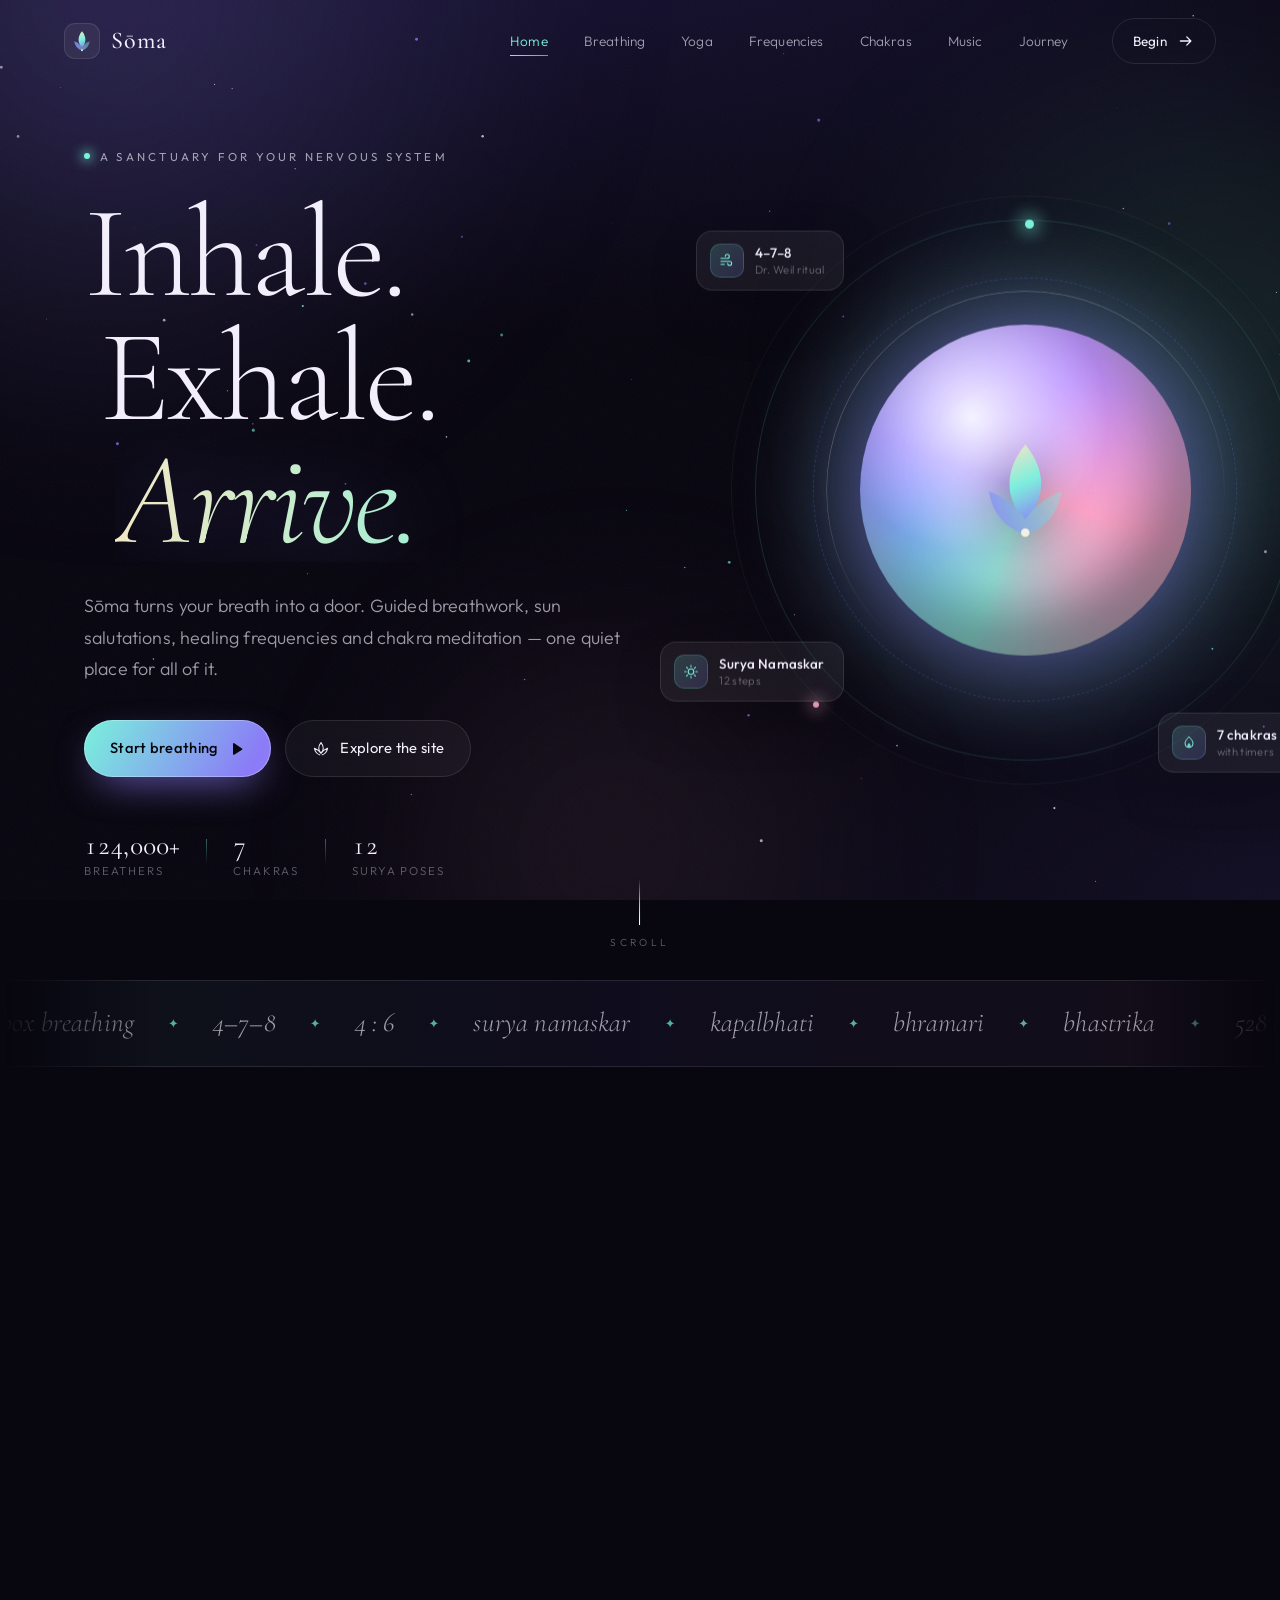
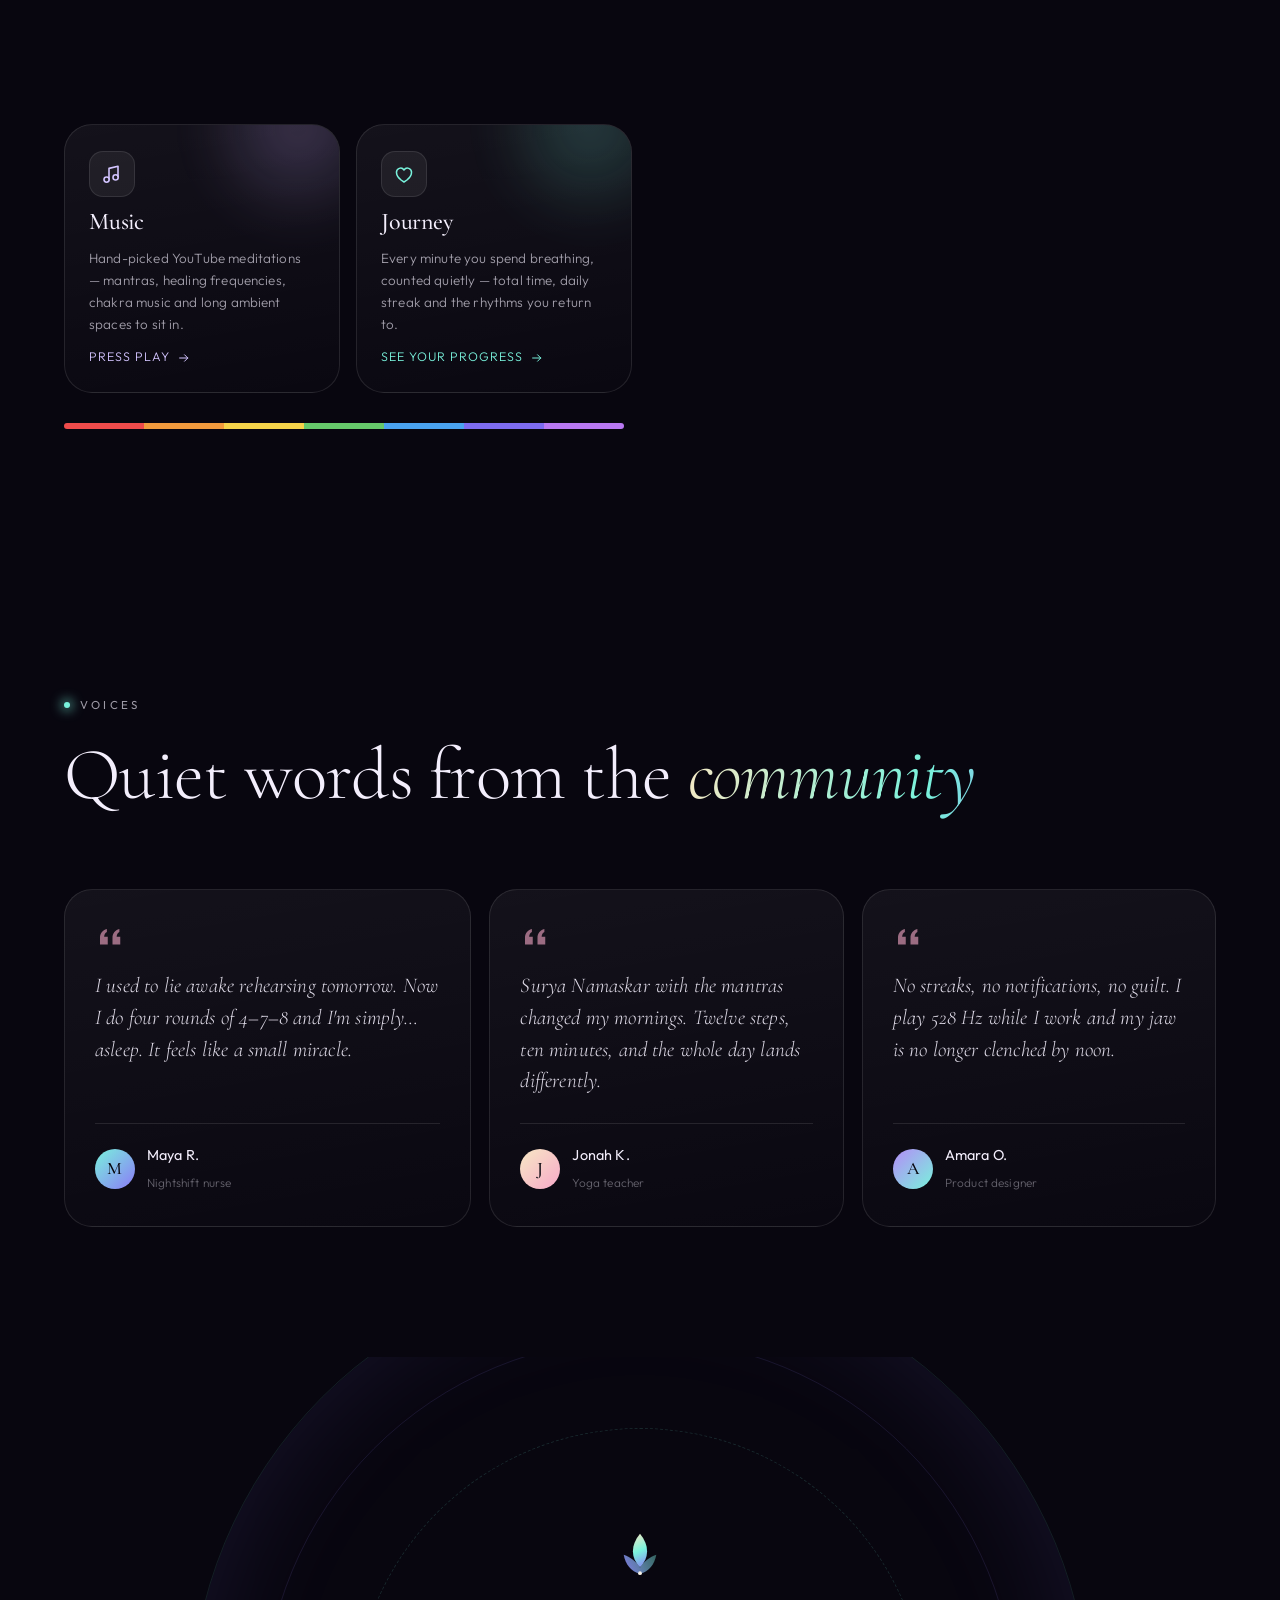
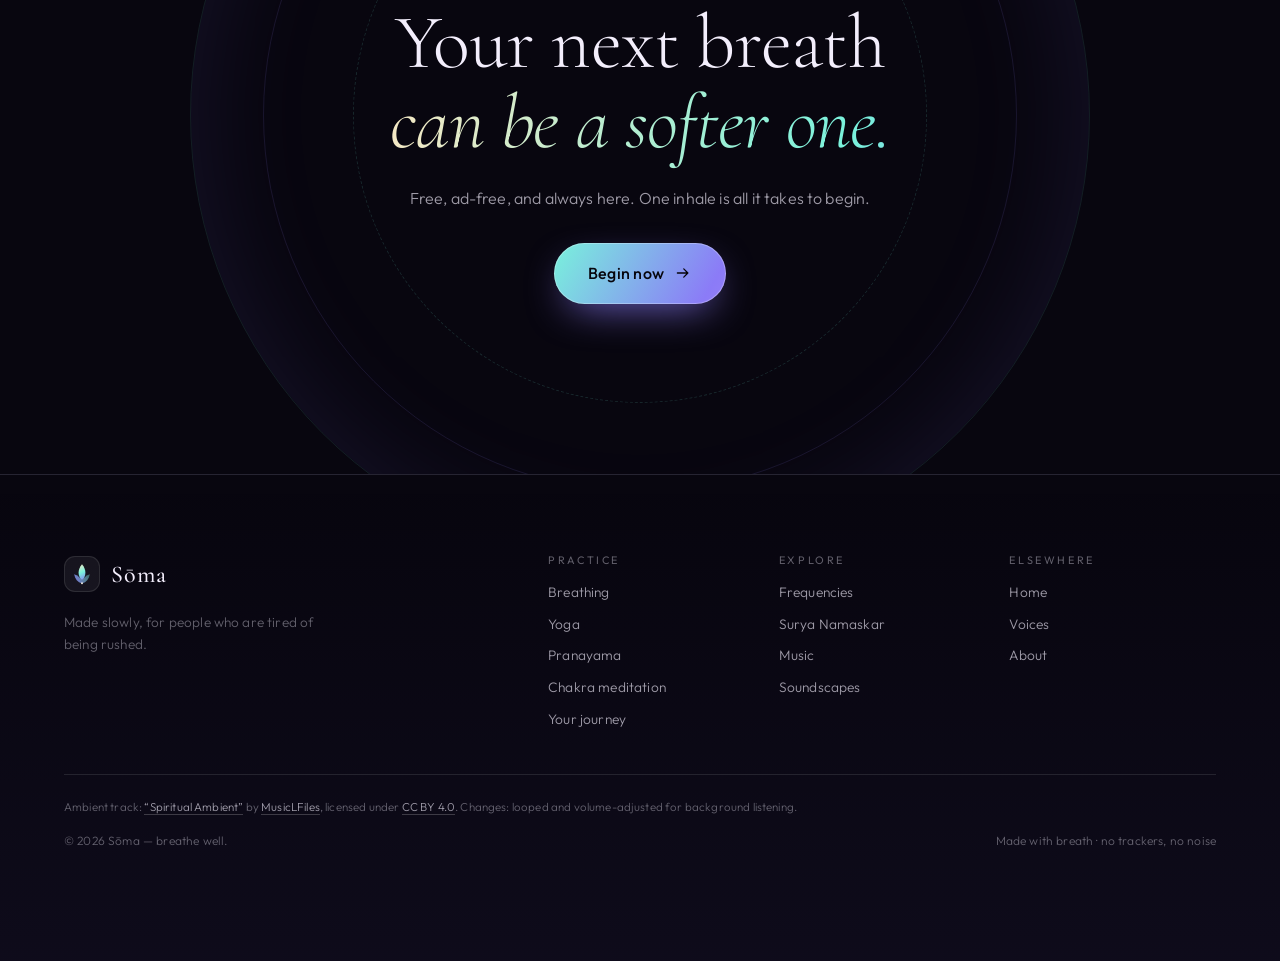
<file: index.html>
<!DOCTYPE html>
<html lang="en">
<head>
<meta charset="UTF-8" />
<meta name="viewport" content="width=device-width, initial-scale=1.0" />
<meta name="theme-color" content="#0a0713" />
<title>Sōma — Find Your Stillness</title>
<meta name="description" content="A mindful breathing, yoga and chakra sanctuary. Guided breathwork, Surya Namaskar, healing frequencies and chakra meditation with gentle timers." />
<meta property="og:title" content="Sōma — Find Your Stillness" />
<meta property="og:description" content="A mindful breathing, yoga and chakra sanctuary. Guided breathwork, Surya Namaskar, healing frequencies and chakra meditation with gentle timers." />
<meta property="og:type" content="website" />
<link rel="preconnect" href="https://fonts.googleapis.com" />
<link rel="preconnect" href="https://fonts.gstatic.com" crossorigin />
<link href="https://fonts.googleapis.com/css2?family=Cormorant+Garamond:ital,wght@0,300;0,400;0,500;0,600;1,300;1,400&family=Outfit:wght@200;300;400;500;600&display=swap" rel="stylesheet" />
<link rel="icon" href="data:image/svg+xml,%3Csvg xmlns='http://www.w3.org/2000/svg' viewBox='0 0 48 48'%3E%3Crect width='48' height='48' rx='12' fill='%230d0a1a'/%3E%3Cpath d='M24 8c4 5 6 10 6 14.5S28 31 24 34.5c-4-3.5-6-7.5-6-12S20 13 24 8Z' fill='%2379f2dc'/%3E%3Cpath d='M24 36c-3-4-7-7-12-9 1 7 5 11 12 13 7-2 11-6 12-13-5 2-9 5-12 9Z' fill='%238b7bf7'/%3E%3C/svg%3E" />
<link rel="stylesheet" href="styles.css" />
</head>
<body data-page="home">

<!-- ===================== SVG SPRITE (shared) ===================== -->
<svg class="sprite" aria-hidden="true" focusable="false">
  <defs>
    <!-- Brand mark: lotus / breath -->
    <symbol id="logo-mark" viewBox="0 0 48 48">
      <path d="M24 6c4.2 5.1 6.3 10.3 6.3 15.6 0 5.4-2.1 10.1-6.3 14.1-4.2-4-6.3-8.7-6.3-14.1C17.7 16.3 19.8 11.1 24 6Z" fill="url(#lg-a)"/>
      <path d="M24 35.7C20.9 31 16 26.9 9.5 24.6c1.6 8.9 6.4 14.6 14.5 17.1Z" fill="url(#lg-b)" opacity=".95"/>
      <path d="M24 35.7c3.1-4.7 8-8.8 14.5-11.1-1.6 8.9-6.4 14.6-14.5 17.1Z" fill="url(#lg-b)" opacity=".95"/>
      <circle cx="24" cy="41" r="1.7" fill="#f6f1e6"/>
      <linearGradient id="lg-a" x1="17" y1="6" x2="31" y2="36" gradientUnits="userSpaceOnUse">
        <stop stop-color="#f7e8c4"/><stop offset=".5" stop-color="#79f2dc"/><stop offset="1" stop-color="#8b7bf7"/>
      </linearGradient>
      <linearGradient id="lg-b" x1="9" y1="40" x2="39" y2="24" gradientUnits="userSpaceOnUse">
        <stop stop-color="#8b7bf7"/><stop offset="1" stop-color="#79f2dc" stop-opacity=".4"/>
      </linearGradient>
    </symbol>

    <!-- UI icons -->
    <symbol id="i-play" viewBox="0 0 24 24"><path d="M8 5.2v13.6c0 .8.9 1.3 1.6.9l10.4-6.8a1 1 0 0 0 0-1.7L9.6 4.3C8.9 3.9 8 4.4 8 5.2Z" fill="currentColor"/></symbol>
    <symbol id="i-pause" viewBox="0 0 24 24"><rect x="6.5" y="4.5" width="3.6" height="15" rx="1.6" fill="currentColor"/><rect x="13.9" y="4.5" width="3.6" height="15" rx="1.6" fill="currentColor"/></symbol>
    <symbol id="i-reset" viewBox="0 0 24 24"><path d="M12 4.5a7.5 7.5 0 1 0 7.44 8.45" fill="none" stroke="currentColor" stroke-width="1.7" stroke-linecap="round"/><path d="M12 1.8v5.4l3.6-2.7Z" fill="currentColor"/></symbol>
    <symbol id="i-wind" viewBox="0 0 24 24"><path d="M3 8.5h9.5a3 3 0 1 0-3-3M3 13h13a3 3 0 1 1-3 3M3 17.5h5" fill="none" stroke="currentColor" stroke-width="1.6" stroke-linecap="round"/></symbol>
    <symbol id="i-wave" viewBox="0 0 100 30" preserveAspectRatio="none"><path d="M0 15c8-8 16-8 25 0s17 8 25 0 17-8 25 0 17 8 25 0" fill="none" stroke="currentColor" stroke-width="2" stroke-linecap="round"/></symbol>
    <symbol id="i-leaf" viewBox="0 0 24 24"><path d="M20 4C11 4 5 8 5 15a5 5 0 0 0 5 5c7 0 10-6 10-16Z" fill="none" stroke="currentColor" stroke-width="1.6" stroke-linejoin="round"/><path d="M4 20c2.5-5 6-8.5 11-10.5" fill="none" stroke="currentColor" stroke-width="1.6" stroke-linecap="round"/></symbol>
    <symbol id="i-moon" viewBox="0 0 24 24"><path d="M20 14.5A8.5 8.5 0 1 1 9.5 4a7 7 0 0 0 10.5 10.5Z" fill="none" stroke="currentColor" stroke-width="1.6" stroke-linejoin="round"/></symbol>
    <symbol id="i-sun" viewBox="0 0 24 24"><circle cx="12" cy="12" r="4.2" fill="none" stroke="currentColor" stroke-width="1.6"/><path d="M12 2.5v2.2M12 19.3v2.2M2.5 12h2.2M19.3 12h2.2M5.3 5.3l1.6 1.6M17.1 17.1l1.6 1.6M18.7 5.3l-1.6 1.6M6.9 17.1l-1.6 1.6" stroke="currentColor" stroke-width="1.6" stroke-linecap="round"/></symbol>
    <symbol id="i-sparkle" viewBox="0 0 24 24"><path d="M12 2.6c.7 4.7 2.4 6.4 7.1 7.1-4.7.7-6.4 2.4-7.1 7.1-.7-4.7-2.4-6.4-7.1-7.1 4.7-.7 6.4-2.4 7.1-7.1Z" fill="currentColor"/><path d="M18.5 15.2c.3 2 1 2.7 3 3-2 .3-2.7 1-3 3-.3-2-1-2.7-3-3 2-.3 2.7-1 3-3Z" fill="currentColor" opacity=".7"/></symbol>
    <symbol id="i-arrow" viewBox="0 0 24 24"><path d="M4.5 12h14M13 6.5l5.5 5.5-5.5 5.5" fill="none" stroke="currentColor" stroke-width="1.7" stroke-linecap="round" stroke-linejoin="round"/></symbol>
    <symbol id="i-check" viewBox="0 0 24 24"><path d="M5 12.6 9.6 17 19 7.4" fill="none" stroke="currentColor" stroke-width="2" stroke-linecap="round" stroke-linejoin="round"/></symbol>
    <symbol id="i-quote" viewBox="0 0 24 24"><path d="M9.5 5.5C5.9 6.6 4 9 4 12.6V18h6.2v-6.2H7.3c.1-2 .9-3.3 2.2-3.9V5.5Zm10 0C15.9 6.6 14 9 14 12.6V18h6.2v-6.2h-2.9c.1-2 .9-3.3 2.2-3.9V5.5Z" fill="currentColor"/></symbol>
    <symbol id="i-alert" viewBox="0 0 24 24"><path d="M12 4 2.8 20h18.4L12 4Z" fill="none" stroke="currentColor" stroke-width="1.6" stroke-linejoin="round"/><path d="M12 10v4.2" stroke="currentColor" stroke-width="1.8" stroke-linecap="round"/><circle cx="12" cy="17.2" r="1" fill="currentColor"/></symbol>
    <symbol id="i-lotus" viewBox="0 0 24 24"><path d="M12 3.5c2 2.5 3 5 3 7.4 0 2.5-1 4.7-3 6.6-2-1.9-3-4.1-3-6.6 0-2.4 1-4.9 3-7.4Z" fill="none" stroke="currentColor" stroke-width="1.4"/><path d="M12 17.5C10 14.6 7 12.4 3.2 11c.8 4.6 3.3 7.6 7.7 9M12 17.5c2-2.9 5-5.1 8.8-6.5-.8 4.6-3.3 7.6-7.7 9" fill="none" stroke="currentColor" stroke-width="1.4" stroke-linejoin="round"/></symbol>
    <symbol id="i-flame" viewBox="0 0 24 24"><path d="M12 3c3 3.6 6 6.6 6 10.4A6 6 0 0 1 6 13.4C6 9.6 9 6.6 12 3Z" fill="none" stroke="currentColor" stroke-width="1.5" stroke-linejoin="round"/><path d="M12 19.5a2.6 2.6 0 0 0 2.6-2.6c0-1.6-1.2-2.9-2.6-4.6-1.4 1.7-2.6 3-2.6 4.6a2.6 2.6 0 0 0 2.6 2.6Z" fill="currentColor" opacity=".85"/></symbol>
    <symbol id="i-brain" viewBox="0 0 24 24"><path d="M9.5 4.5A3 3 0 0 0 6.5 7.5 3 3 0 0 0 5 13a3 3 0 0 0 1.6 3.9A2.8 2.8 0 0 0 9.5 20h0V4.5Zm5 0A3 3 0 0 1 17.5 7.5 3 3 0 0 1 19 13a3 3 0 0 1-1.6 3.9A2.8 0 0 1 14.5 20h0V4.5Z" fill="none" stroke="currentColor" stroke-width="1.4" stroke-linejoin="round"/><path d="M12 4.5v15.5M9.5 9H7M9.5 13H6.8M14.5 9H17M14.5 13h2.7" stroke="currentColor" stroke-width="1.3" stroke-linecap="round"/></symbol>
    <symbol id="i-heart" viewBox="0 0 24 24"><path d="M12 20s-7.5-4.4-7.5-9.4A4.1 4.1 0 0 1 12 8a4.1 4.1 0 0 1 7.5 2.6C19.5 15.6 12 20 12 20Z" fill="none" stroke="currentColor" stroke-width="1.5" stroke-linejoin="round"/></symbol>
    <symbol id="i-volume" viewBox="0 0 24 24"><path d="M4 9.5h3l4-3.2v11.4l-4-3.2H4Z" fill="none" stroke="currentColor" stroke-width="1.6" stroke-linejoin="round"/><path d="M15 9a4 4 0 0 1 0 6M17.5 6.5a7.5 7.5 0 0 1 0 11" fill="none" stroke="currentColor" stroke-width="1.6" stroke-linecap="round"/></symbol>
    <symbol id="i-stop" viewBox="0 0 24 24"><rect x="6" y="6" width="12" height="12" rx="2.4" fill="currentColor"/></symbol>
    <symbol id="i-close" viewBox="0 0 24 24"><path d="M6.5 6.5l11 11M17.5 6.5l-11 11" fill="none" stroke="currentColor" stroke-width="1.8" stroke-linecap="round"/></symbol>
    <symbol id="i-menu" viewBox="0 0 24 24"><path d="M4 7h16M4 12h16M4 17h16" fill="none" stroke="currentColor" stroke-width="1.8" stroke-linecap="round"/></symbol>
    <symbol id="i-search" viewBox="0 0 24 24"><circle cx="10.8" cy="10.8" r="6.3" fill="none" stroke="currentColor" stroke-width="1.8"/><path d="m15.6 15.6 4.2 4.2" fill="none" stroke="currentColor" stroke-width="1.8" stroke-linecap="round"/></symbol>
    <symbol id="i-minimize" viewBox="0 0 24 24"><path d="M5 19h14M5 14.5h14" fill="none" stroke="currentColor" stroke-width="1.8" stroke-linecap="round"/></symbol>
    <symbol id="i-pip" viewBox="0 0 24 24"><rect x="2.5" y="5" width="19" height="14" rx="2.4" fill="none" stroke="currentColor" stroke-width="1.6"/><rect x="8.5" y="12" width="10" height="7" rx="1.6" fill="currentColor" opacity=".9"/></symbol>
    <symbol id="i-music" viewBox="0 0 24 24"><path d="M9 17.5V6.4l9-2.1v10.9" fill="none" stroke="currentColor" stroke-width="1.6" stroke-linejoin="round"/><circle cx="6.6" cy="17.6" r="2.6" fill="none" stroke="currentColor" stroke-width="1.6"/><circle cx="15.6" cy="15.4" r="2.6" fill="none" stroke="currentColor" stroke-width="1.6"/></symbol>
    <symbol id="i-back15" viewBox="0 0 24 24"><path d="M11.5 5.2 8.2 8.4l3.3 3.2" fill="none" stroke="currentColor" stroke-width="1.7" stroke-linecap="round" stroke-linejoin="round"/><path d="M8.6 8.4h5.1a6.1 6.1 0 1 1-6.1 6.1" fill="none" stroke="currentColor" stroke-width="1.7" stroke-linecap="round"/><text x="13" y="16.4" font-size="6.4" text-anchor="middle" fill="currentColor" stroke="none" font-family="Outfit, sans-serif" font-weight="500">15</text></symbol>
    <symbol id="i-fwd15" viewBox="0 0 24 24"><path d="M12.5 5.2 15.8 8.4l-3.3 3.2" fill="none" stroke="currentColor" stroke-width="1.7" stroke-linecap="round" stroke-linejoin="round"/><path d="M15.4 8.4H10.3a6.1 6.1 0 1 0 6.1 6.1" fill="none" stroke="currentColor" stroke-width="1.7" stroke-linecap="round"/><text x="9.4" y="16.4" font-size="6.4" text-anchor="middle" fill="currentColor" stroke="none" font-family="Outfit, sans-serif" font-weight="500">15</text></symbol>
    <symbol id="i-mute" viewBox="0 0 24 24"><path d="M4 9.5h3l4-3.2v11.4l-4-3.2H4Z" fill="none" stroke="currentColor" stroke-width="1.6" stroke-linejoin="round"/><path d="M15.5 9.5 20 14M20 9.5 15.5 14" fill="none" stroke="currentColor" stroke-width="1.6" stroke-linecap="round"/></symbol>
    <symbol id="i-loop" viewBox="0 0 24 24"><path d="M4.5 10.2A6 6 0 0 1 16 6.6l2.4 2.4M19.5 13.8A6 6 0 0 1 8 17.4l-2.4-2.4" fill="none" stroke="currentColor" stroke-width="1.7" stroke-linecap="round"/><path d="M18.6 4.8v4.2h-4.2M5.4 19.2v-4.2h4.2" fill="none" stroke="currentColor" stroke-width="1.7" stroke-linecap="round" stroke-linejoin="round"/></symbol>
    <symbol id="i-fullscreen" viewBox="0 0 24 24"><path d="M4 9V4h5M20 9V4h-5M4 15v5h5M20 15v5h-5" fill="none" stroke="currentColor" stroke-width="1.8" stroke-linecap="round" stroke-linejoin="round"/></symbol>
    <symbol id="i-theatre" viewBox="0 0 24 24"><rect x="3.5" y="6.5" width="17" height="11" rx="2" fill="none" stroke="currentColor" stroke-width="1.6"/><path d="M3.5 10.5h17" stroke="currentColor" stroke-width="1.6"/></symbol>
    <symbol id="i-caption" viewBox="0 0 24 24"><rect x="3.5" y="5.5" width="17" height="13" rx="2.5" fill="none" stroke="currentColor" stroke-width="1.6"/><path d="M10 10.4a2.4 2.4 0 1 0 0 3.2M17 10.4a2.4 2.4 0 1 0 0 3.2" fill="none" stroke="currentColor" stroke-width="1.6" stroke-linecap="round"/></symbol>
    <symbol id="i-share" viewBox="0 0 24 24"><path d="M14.5 4.8 19.5 9l-5 4.2V10.6c-4.6 0-7.4 1.7-9 4.6.2-5.3 3.2-8.4 9-8.6Z" fill="none" stroke="currentColor" stroke-width="1.6" stroke-linejoin="round"/></symbol>
    <symbol id="i-prev" viewBox="0 0 24 24"><path d="M6.5 5v14" stroke="currentColor" stroke-width="1.8" stroke-linecap="round"/><path d="M19 6.4v11.2c0 .8-.9 1.3-1.6.9l-8.6-5.6a1.1 1.1 0 0 1 0-1.8l8.6-5.6c.7-.4 1.6.1 1.6.9Z" fill="currentColor"/></symbol>
    <symbol id="i-next" viewBox="0 0 24 24"><path d="M17.5 5v14" stroke="currentColor" stroke-width="1.8" stroke-linecap="round"/><path d="M5 6.4v11.2c0 .8.9 1.3 1.6.9l8.6-5.6a1.1 1.1 0 0 0 0-1.8L6.6 5.5C5.9 5.1 5 5.6 5 6.4Z" fill="currentColor"/></symbol>
    <symbol id="i-plus" viewBox="0 0 24 24"><path d="M12 5.5v13M5.5 12h13" fill="none" stroke="currentColor" stroke-width="1.8" stroke-linecap="round"/></symbol>
  </defs>
</svg>

<!-- ===================== BACKDROP ===================== -->
<div class="backdrop" aria-hidden="true">
  <div class="aurora aurora--1"></div>
  <div class="aurora aurora--2"></div>
  <div class="aurora aurora--3"></div>
  <div class="grain"></div>
  <canvas id="stars"></canvas>
</div>

<!-- ===================== NAV ===================== -->
<header class="nav" id="nav">
  <div class="nav__inner">
    <a href="index.html" class="brand" aria-label="Sōma home">
      <span class="brand__mark"><svg viewBox="0 0 48 48"><use href="#logo-mark"/></svg></span>
      <span class="brand__word">Sōma</span>
    </a>
    <nav class="nav__links" aria-label="Primary">
      <a href="index.html" class="is-current" aria-current="page">Home</a>
      <a href="breathing.html">Breathing</a>
      <a href="yoga.html">Yoga</a>
      <a href="frequencies.html">Frequencies</a>
      <a href="chakras.html">Chakras</a>
      <a href="music.html">Music</a>
      <a href="journey.html">Journey</a>
    </nav>
    <a href="breathing.html" class="btn btn--ghost nav__cta">
      <span>Begin</span><svg viewBox="0 0 24 24" class="ico"><use href="#i-arrow"/></svg>
    </a>
    <button class="nav__burger" aria-label="Open menu" aria-expanded="false"><span></span></button>
  </div>
</header>

<main id="top">
<section class="hero">
    <div class="hero__inner">
      <p class="eyebrow reveal">
        <span class="eyebrow__dot"></span> A sanctuary for your nervous system
      </p>

      <h1 class="hero__title">
        <span class="line"><span class="reveal-mask"><span>Inhale.</span></span></span>
        <span class="line"><span class="reveal-mask"><span>Exhale.</span></span></span>
        <span class="line accent"><span class="reveal-mask"><span>Arrive.</span></span></span>
      </h1>

      <p class="hero__sub reveal" data-delay="260">
        Sōma turns your breath into a door. Guided breathwork, sun salutations,
        healing frequencies and chakra meditation — one quiet place for all of it.
      </p>

      <div class="hero__actions reveal" data-delay="380">
        <a href="breathing.html" class="btn btn--primary">
          <span>Start breathing</span>
          <span class="btn__ripple"></span>
          <svg viewBox="0 0 24 24" class="ico"><use href="#i-play"/></svg>
        </a>
        <a href="#paths" class="btn btn--glass">
          <svg viewBox="0 0 24 24" class="ico"><use href="#i-lotus"/></svg>
          <span>Explore the site</span>
        </a>
      </div>

      <div class="hero__meta reveal" data-delay="520">
        <div class="meta__item"><strong data-count="124000" data-suffix="+">0</strong><span>breathers</span></div>
        <div class="meta__divider"></div>
        <div class="meta__item"><strong data-count="7" data-suffix="">0</strong><span>chakras</span></div>
        <div class="meta__divider"></div>
        <div class="meta__item"><strong data-count="12" data-suffix="">0</strong><span>surya poses</span></div>
      </div>
    </div>

    <div class="hero__visual" aria-hidden="true">
      <div class="orbit">
        <div class="orbit__ring orbit__ring--1"></div>
        <div class="orbit__ring orbit__ring--2"></div>
        <div class="orbit__ring orbit__ring--3"></div>
        <div class="orbit__dot orbit__dot--1"></div>
        <div class="orbit__dot orbit__dot--2"></div>
        <div class="orbit__dot orbit__dot--3"></div>
      </div>
      <div class="orb">
        <div class="orb__glow"></div>
        <div class="orb__core"></div>
        <div class="orb__ring"></div>
        <svg class="orb__mark" viewBox="0 0 48 48"><use href="#logo-mark"/></svg>
      </div>
      <div class="float-chip float-chip--a">
        <svg viewBox="0 0 24 24" class="ico"><use href="#i-wind"/></svg>
        <div><b>4–7–8</b><small>Dr. Weil ritual</small></div>
      </div>
      <div class="float-chip float-chip--b">
        <svg viewBox="0 0 24 24" class="ico"><use href="#i-sun"/></svg>
        <div><b>Surya Namaskar</b><small>12 steps</small></div>
      </div>
      <div class="float-chip float-chip--c">
        <svg viewBox="0 0 24 24" class="ico"><use href="#i-flame"/></svg>
        <div><b>7 chakras</b><small>with timers</small></div>
      </div>
    </div>

    <a href="#paths" class="scroll-hint" aria-label="Scroll to explore">
      <span class="scroll-hint__line"></span><span>scroll</span>
    </a>
  </section>

  <div class="marquee" aria-hidden="true">
    <div class="marquee__track">
      <span>box breathing</span><i>✦</i><span>4–7–8</span><i>✦</i><span>4 : 6</span><i>✦</i><span>surya namaskar</span><i>✦</i><span>kapalbhati</span><i>✦</i><span>bhramari</span><i>✦</i><span>bhastrika</span><i>✦</i><span>528 hz</span><i>✦</i><span>chakras</span><i>✦</i>
      <span>box breathing</span><i>✦</i><span>4–7–8</span><i>✦</i><span>4 : 6</span><i>✦</i><span>surya namaskar</span><i>✦</i><span>kapalbhati</span><i>✦</i><span>bhramari</span><i>✦</i><span>bhastrika</span><i>✦</i><span>528 hz</span><i>✦</i><span>chakras</span><i>✦</i>
    </div>
  </div>

  <section class="section" id="paths">
    <div class="section__head section__head--center">
      <p class="eyebrow reveal"><span class="eyebrow__dot"></span> Six doors in</p>
      <h2 class="section__title reveal">Where would you like to <em>begin</em>?</h2>
      <p class="section__lead reveal">Every practice has its own room. Choose the one your body is asking for today.</p>
    </div>

    <div class="paths">
      <a href="breathing.html" class="path-card reveal" style="--pc:rgba(121,242,220,.3); --pc-h:rgba(121,242,220,.85); --pcfg:#79f2dc">
        <span class="path-card__icon"><svg viewBox="0 0 24 24"><use href="#i-wind"/></svg></span>
        <h3>Breathing</h3>
        <p>Simple 4–4, box 4·4·4·4, 4–7–8 and the 4:6 sleep breath, plus kapalbhati, bhramari and bhastrika.</p>
        <span class="path-card__more">Enter the studio <svg viewBox="0 0 24 24" class="ico"><use href="#i-arrow"/></svg></span>
      </a>

      <a href="yoga.html" class="path-card reveal" data-delay="90" style="--pc:rgba(247,232,196,.28); --pc-h:rgba(247,232,196,.8); --pcfg:#f7e8c4">
        <span class="path-card__icon"><svg viewBox="0 0 24 24"><use href="#i-sun"/></svg></span>
        <h3>Yoga</h3>
        <p>Surya Namaskar — all twelve steps with their Sanskrit names, breathing cues and mantras, plus a guided video.</p>
        <span class="path-card__more">Explore the practice <svg viewBox="0 0 24 24" class="ico"><use href="#i-arrow"/></svg></span>
      </a>

      <a href="frequencies.html" class="path-card reveal" data-delay="180" style="--pc:rgba(139,123,247,.32); --pc-h:rgba(139,123,247,.9); --pcfg:#b4a6ff">
        <span class="path-card__icon"><svg viewBox="0 0 24 24"><use href="#i-wave"/></svg></span>
        <h3>Frequencies</h3>
        <p>Every Solfeggio tone and healing frequency from 174 Hz to 963 Hz, generated live in your browser — just press play.</p>
        <span class="path-card__more">Tune in <svg viewBox="0 0 24 24" class="ico"><use href="#i-arrow"/></svg></span>
      </a>

      <a href="chakras.html" class="path-card reveal" data-delay="270" style="--pc:rgba(247,169,201,.28); --pc-h:rgba(247,169,201,.85); --pcfg:#f7a9c9">
        <span class="path-card__icon"><svg viewBox="0 0 24 24"><use href="#i-flame"/></svg></span>
        <h3>Chakras</h3>
        <p>Seven centres, seven colours, seven frequencies — each with its own tone and a meditation timer you set yourself.</p>
        <span class="path-card__more">Open the chakras <svg viewBox="0 0 24 24" class="ico"><use href="#i-arrow"/></svg></span>
      </a>

      <a href="music.html" class="path-card reveal" data-delay="0" style="--pc:rgba(196,168,247,.3); --pc-h:rgba(196,168,247,.9); --pcfg:#d3c4ff">
        <span class="path-card__icon"><svg viewBox="0 0 24 24"><use href="#i-music"/></svg></span>
        <h3>Music</h3>
        <p>Hand-picked YouTube meditations — mantras, healing frequencies, chakra music and long ambient spaces to sit in.</p>
        <span class="path-card__more">Press play <svg viewBox="0 0 24 24" class="ico"><use href="#i-arrow"/></svg></span>
      </a>

      <a href="journey.html" class="path-card reveal" data-delay="90" style="--pc:rgba(121,242,220,.26); --pc-h:rgba(121,242,220,.85); --pcfg:#79f2dc">
        <span class="path-card__icon"><svg viewBox="0 0 24 24"><use href="#i-heart"/></svg></span>
        <h3>Journey</h3>
        <p>Every minute you spend breathing, counted quietly — total time, daily streak and the rhythms you return to.</p>
        <span class="path-card__more">See your progress <svg viewBox="0 0 24 24" class="ico"><use href="#i-arrow"/></svg></span>
      </a>
    </div>

    <div class="chakra-spectrum" aria-hidden="true">
      <i style="background:#ef4b4b"></i><i style="background:#f29a3d"></i><i style="background:#f5d34a"></i>
      <i style="background:#66c96b"></i><i style="background:#4aa3f0"></i><i style="background:#7d6bf0"></i><i style="background:#b978f2"></i>
    </div>
  </section>

  <section class="section voices" id="voices">
    <div class="section__head">
      <p class="eyebrow reveal"><span class="eyebrow__dot"></span> Voices</p>
      <h2 class="section__title reveal">Quiet words from the <em>community</em></h2>
    </div>

    <div class="voices__grid">
      <figure class="quote reveal">
        <svg viewBox="0 0 24 24" class="quote__mark"><use href="#i-quote"/></svg>
        <blockquote>I used to lie awake rehearsing tomorrow. Now I do four rounds of 4–7–8 and I'm simply… asleep. It feels like a small miracle.</blockquote>
        <figcaption><span class="avatar a1">M</span><div><b>Maya R.</b><small>Nightshift nurse</small></div></figcaption>
      </figure>
      <figure class="quote reveal" data-delay="100">
        <svg viewBox="0 0 24 24" class="quote__mark"><use href="#i-quote"/></svg>
        <blockquote>Surya Namaskar with the mantras changed my mornings. Twelve steps, ten minutes, and the whole day lands differently.</blockquote>
        <figcaption><span class="avatar a2">J</span><div><b>Jonah K.</b><small>Yoga teacher</small></div></figcaption>
      </figure>
      <figure class="quote reveal" data-delay="200">
        <svg viewBox="0 0 24 24" class="quote__mark"><use href="#i-quote"/></svg>
        <blockquote>No streaks, no notifications, no guilt. I play 528 Hz while I work and my jaw is no longer clenched by noon.</blockquote>
        <figcaption><span class="avatar a3">A</span><div><b>Amara O.</b><small>Product designer</small></div></figcaption>
      </figure>
    </div>
  </section>

  <section class="cta" id="about">
    <div class="cta__ring" aria-hidden="true"></div>
    <div class="cta__inner reveal">
      <svg viewBox="0 0 48 48" class="cta__mark"><use href="#logo-mark"/></svg>
      <h2>Your next breath<br /><em>can be a softer one.</em></h2>
      <p>Free, ad-free, and always here. One inhale is all it takes to begin.</p>
      <a href="breathing.html" class="btn btn--primary">
        <span>Begin now</span><span class="btn__ripple"></span>
        <svg viewBox="0 0 24 24" class="ico"><use href="#i-arrow"/></svg>
      </a>
    </div>
  </section>
</main>


<div class="dock" id="dock" hidden aria-live="polite">
  <div class="dock__art" id="dockArt">
    <svg viewBox="0 0 48 48" aria-hidden="true"><use href="#logo-mark"></use></svg>
  </div>
  <div class="dock__body">
    <b id="dockTitle">—</b>
    <span id="dockSub">—</span>
    <div class="dock__eq" aria-hidden="true"><i></i><i></i><i></i><i></i></div>
  </div>
  <div class="dock__vol">
    <button class="dock__btn dock__btn--mute" id="dockMute" aria-label="Mute" title="Mute">
      <svg viewBox="0 0 24 24" class="ico"><use href="#i-volume"></use></svg>
    </button>
    <input class="dock__range" id="dockVol" type="range" min="0" max="100" value="45" aria-label="Volume" />
  </div>
  <button class="dock__btn dock__btn--main" id="dockToggle" aria-label="Pause" title="Play / Pause">
    <svg viewBox="0 0 24 24" class="ico"><use href="#i-pause"></use></svg>
  </button>
  <button class="dock__btn dock__btn--close" id="dockClose" aria-label="Stop and close" title="Stop">
    <svg viewBox="0 0 24 24" class="ico"><use href="#i-close"></use></svg>
  </button>
</div>
<div class="ambient-prompt" id="ambientPrompt" hidden>
  <button class="ambient-prompt__btn" id="ambientStart" type="button">
    <svg viewBox="0 0 24 24" class="ico"><use href="#i-music"></use></svg>
    <span>Play ambient music</span>
    <small>Spiritual Ambient · optional</small>
  </button>
  <button class="ambient-prompt__no" id="ambientNo" type="button" aria-label="Not now">Not now</button>
</div>

<footer class="footer">
  <div class="footer__inner">
    <div class="footer__brand">
      <a href="index.html" class="brand">
        <span class="brand__mark"><svg viewBox="0 0 48 48"><use href="#logo-mark"/></svg></span>
        <span class="brand__word">Sōma</span>
      </a>
      <p>Made slowly, for people who are tired of being rushed.</p>
    </div>
    <nav class="footer__cols" aria-label="Footer">
      <div>
        <h4>Practice</h4>
        <a href="breathing.html">Breathing</a>
        <a href="yoga.html">Yoga</a>
        <a href="breathing.html#pranayama">Pranayama</a>
        <a href="chakras.html">Chakra meditation</a>
        <a href="journey.html">Your journey</a>
      </div>
      <div>
        <h4>Explore</h4>
        <a href="frequencies.html">Frequencies</a>
        <a href="yoga.html#surya-namaskar">Surya Namaskar</a>
        <a href="music.html">Music</a>
        <a href="breathing.html#sounds">Soundscapes</a>
      </div>
      <div>
        <h4>Elsewhere</h4>
        <a href="index.html">Home</a>
        <a href="index.html#voices">Voices</a>
        <a href="index.html#about">About</a>
      </div>
    </nav>
  </div>
  <div class="footer__credits">
    Ambient track:
    <a href="https://commons.wikimedia.org/wiki/File:Spiritual_Ambient_by_MusicLFiles.ogg" target="_blank" rel="noopener noreferrer">“Spiritual Ambient”</a>
    by <a href="https://commons.wikimedia.org/wiki/Category:Files_by_MusicLFiles" target="_blank" rel="noopener noreferrer">MusicLFiles</a>,
    licensed under <a href="https://creativecommons.org/licenses/by/4.0/" target="_blank" rel="noopener noreferrer">CC BY 4.0</a>.
    Changes: looped and volume-adjusted for background listening.
  </div>
  <div class="footer__base">
    <span>© <span id="year"></span> Sōma — breathe well.</span>
    <span>Made with breath · no trackers, no noise</span>
  </div>
</footer>

<script src="assets/js/site.js"></script>
<script src="assets/js/ambient.js"></script>

</body>
</html>
</file>
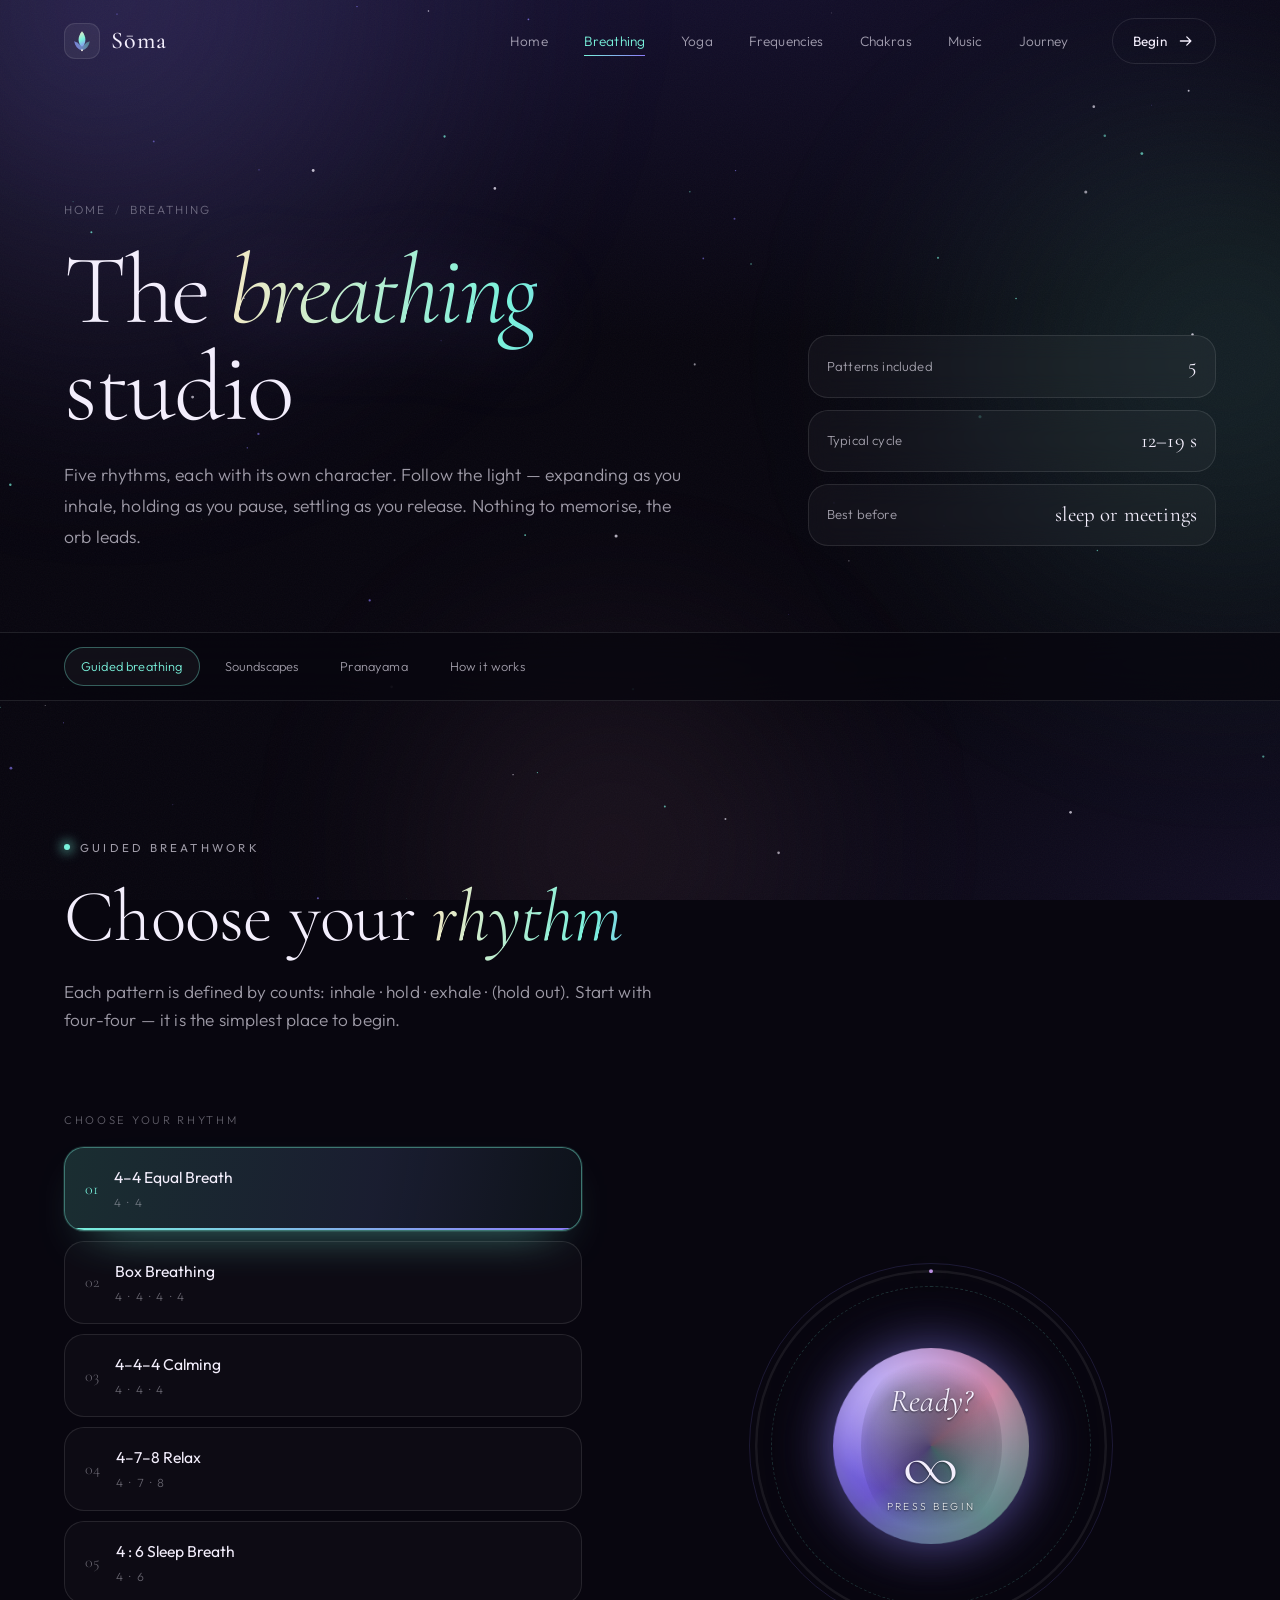
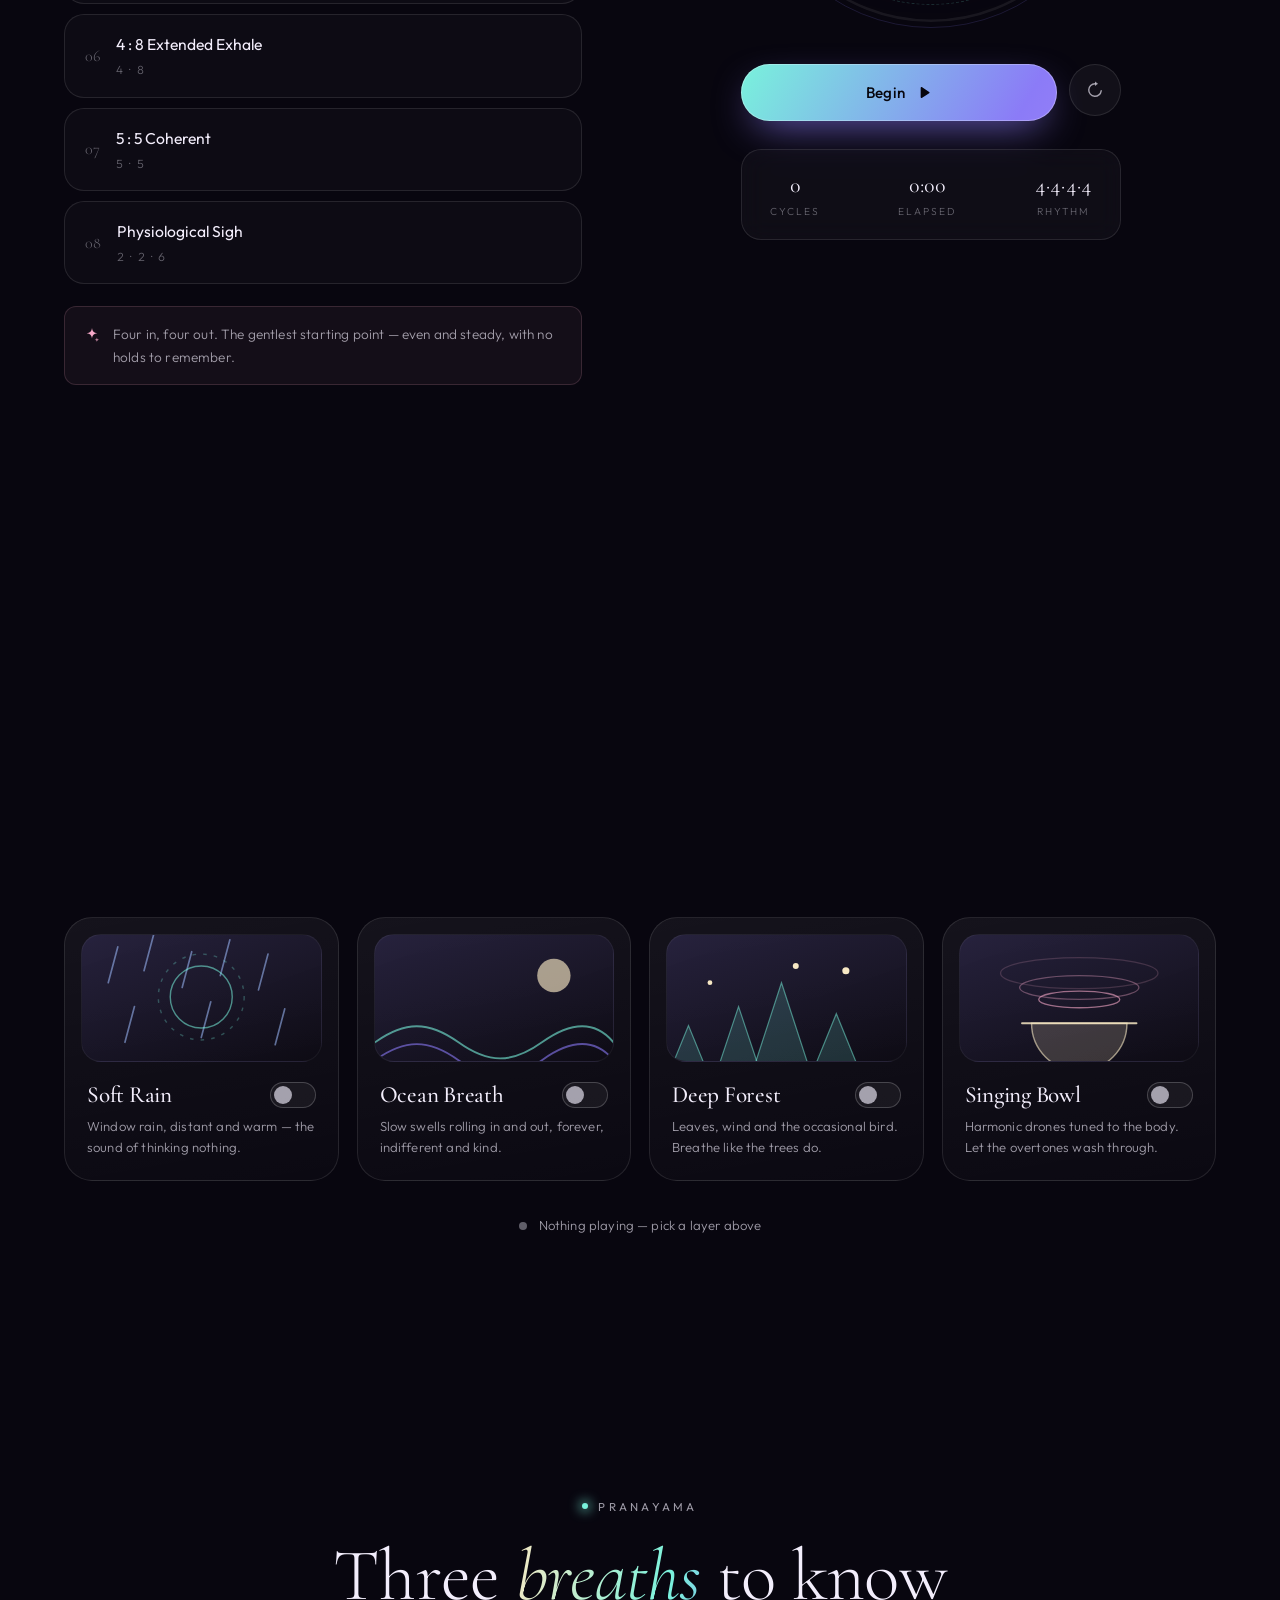
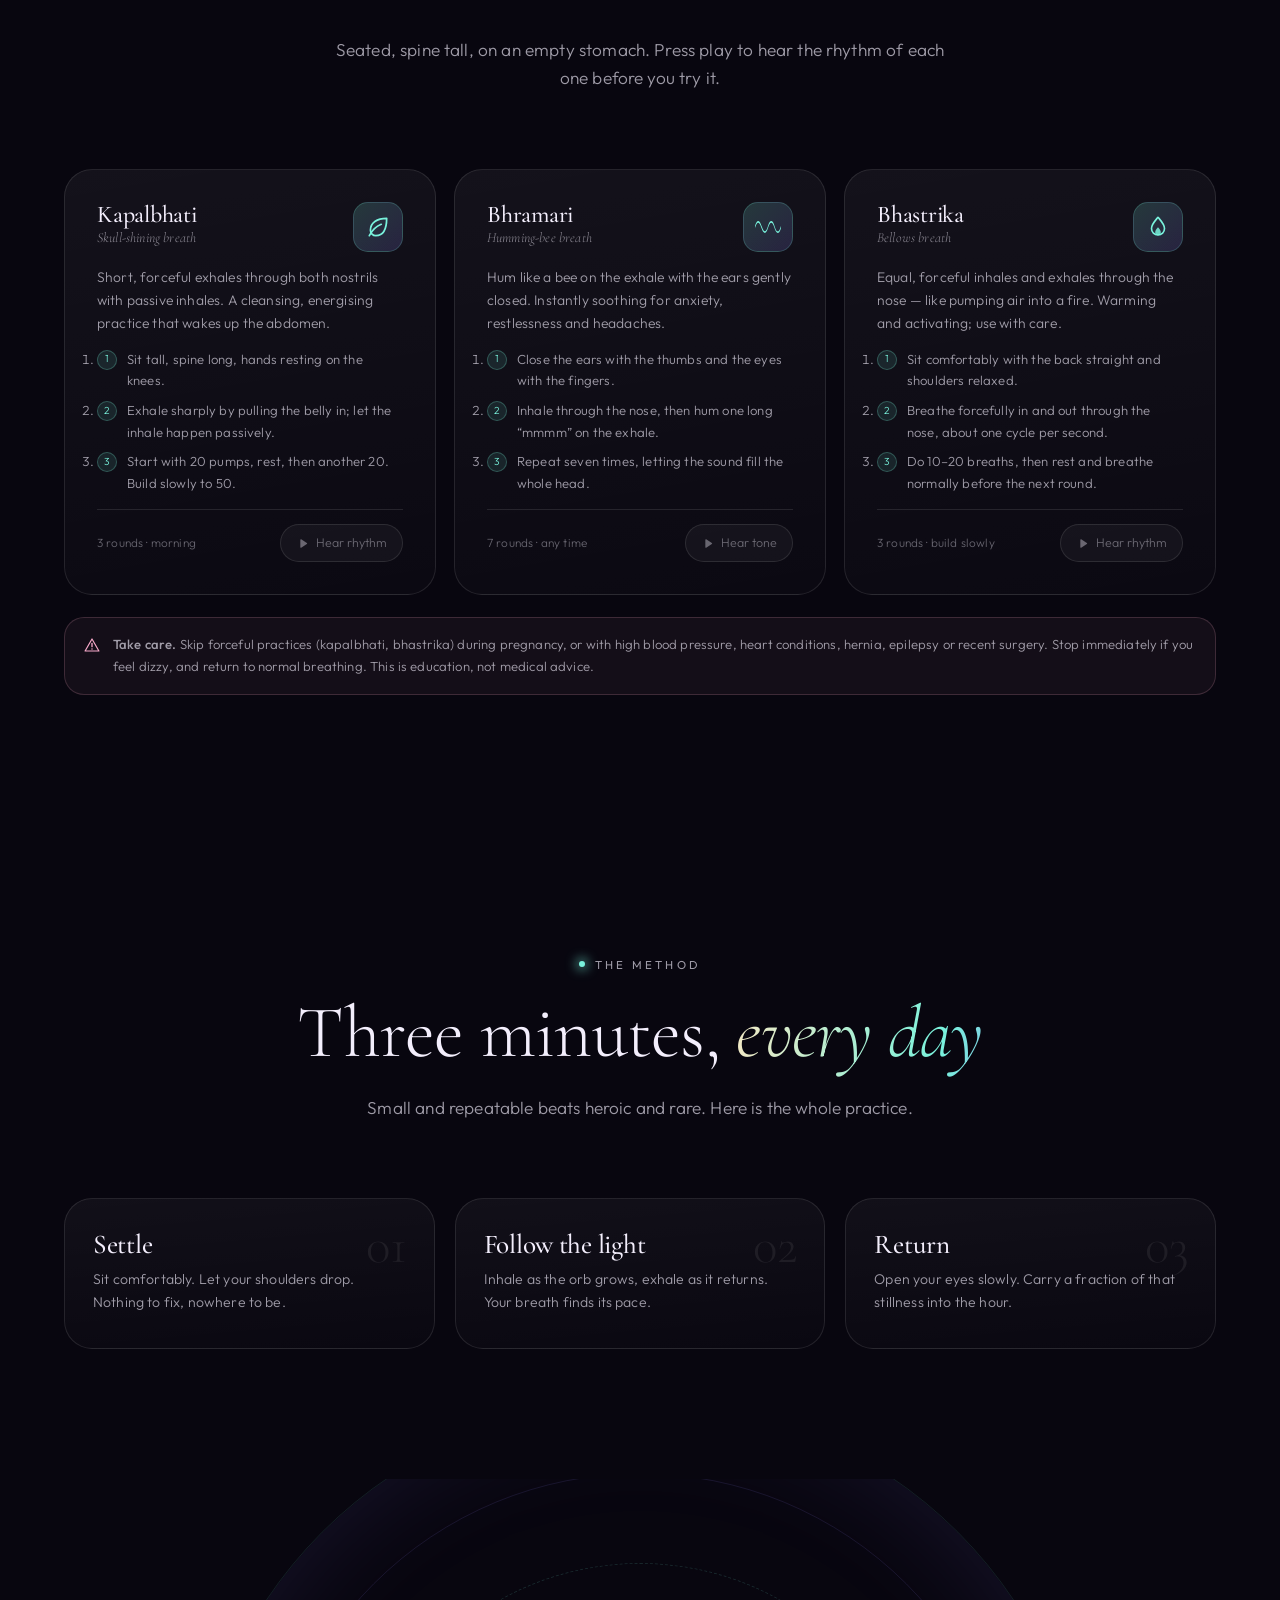
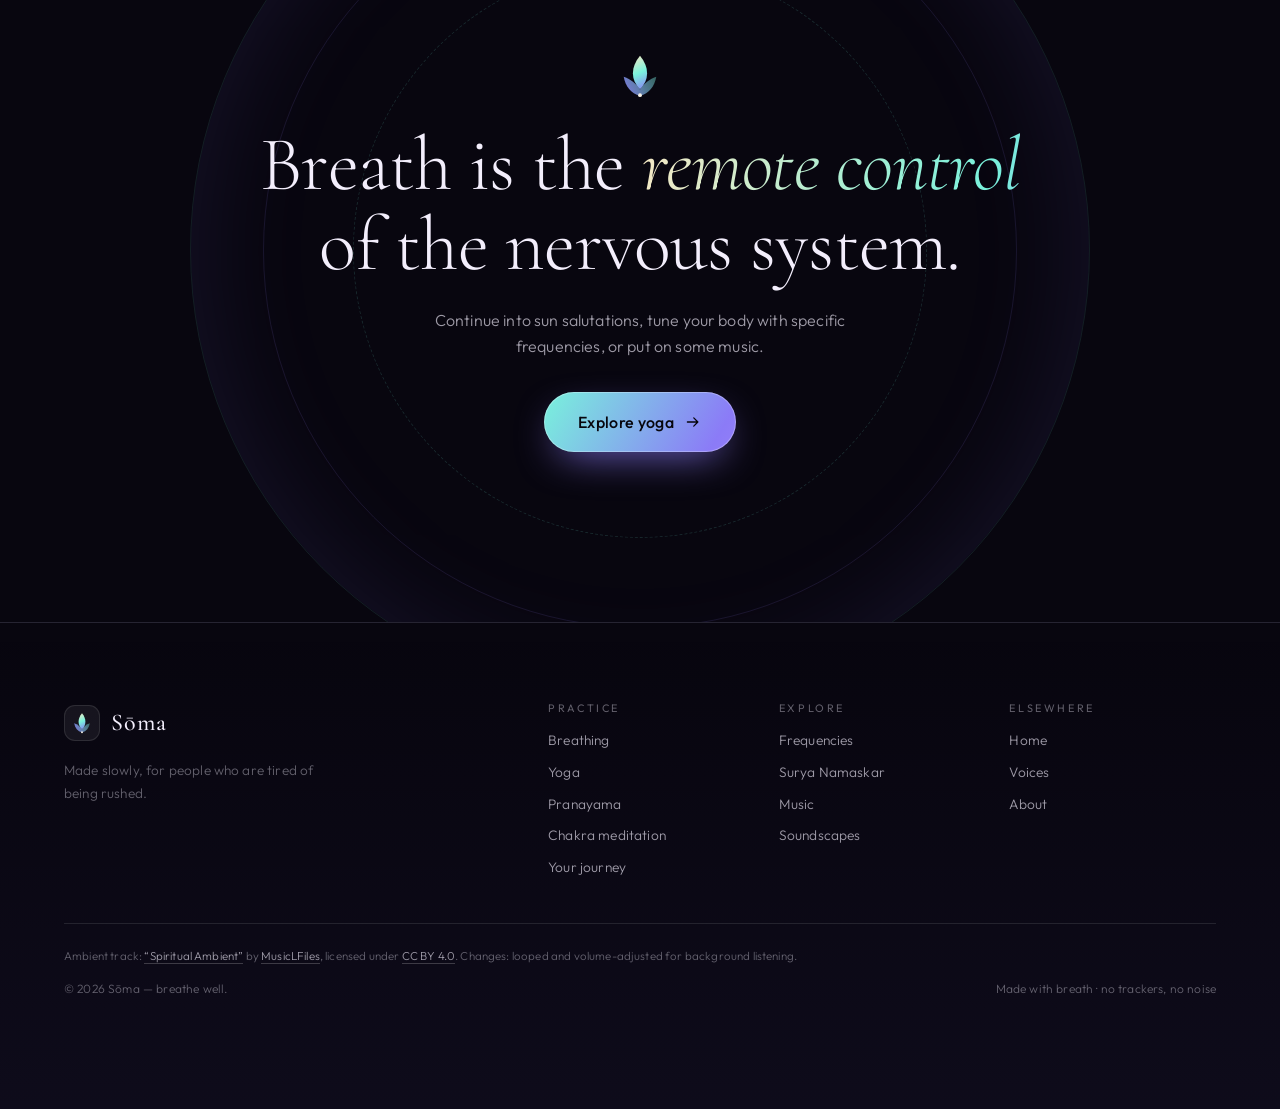
<file: breathing.html>
<!DOCTYPE html>
<html lang="en">
<head>
<meta charset="UTF-8" />
<meta name="viewport" content="width=device-width, initial-scale=1.0" />
<meta name="theme-color" content="#0a0713" />
<title>Guided Breathing — Sōma</title>
<meta name="description" content="Guided breathwork with a live breathing orb: simple 4–4, box breathing, 4–4 breath, 4–7–8 and the 4:6 sleep breath, plus ambient soundscapes." />
<meta property="og:title" content="Guided Breathing — Sōma" />
<meta property="og:description" content="Guided breathwork with a live breathing orb: simple 4–4, box breathing, 4–4 breath, 4–7–8 and the 4:6 sleep breath, plus ambient soundscapes." />
<meta property="og:type" content="website" />
<link rel="preconnect" href="https://fonts.googleapis.com" />
<link rel="preconnect" href="https://fonts.gstatic.com" crossorigin />
<link href="https://fonts.googleapis.com/css2?family=Cormorant+Garamond:ital,wght@0,300;0,400;0,500;0,600;1,300;1,400&family=Outfit:wght@200;300;400;500;600&display=swap" rel="stylesheet" />
<link rel="icon" href="data:image/svg+xml,%3Csvg xmlns='http://www.w3.org/2000/svg' viewBox='0 0 48 48'%3E%3Crect width='48' height='48' rx='12' fill='%230d0a1a'/%3E%3Cpath d='M24 8c4 5 6 10 6 14.5S28 31 24 34.5c-4-3.5-6-7.5-6-12S20 13 24 8Z' fill='%2379f2dc'/%3E%3Cpath d='M24 36c-3-4-7-7-12-9 1 7 5 11 12 13 7-2 11-6 12-13-5 2-9 5-12 9Z' fill='%238b7bf7'/%3E%3C/svg%3E" />
<link rel="stylesheet" href="styles.css" />
</head>
<body data-page="breathing">

<!-- ===================== SVG SPRITE (shared) ===================== -->
<svg class="sprite" aria-hidden="true" focusable="false">
  <defs>
    <!-- Brand mark: lotus / breath -->
    <symbol id="logo-mark" viewBox="0 0 48 48">
      <path d="M24 6c4.2 5.1 6.3 10.3 6.3 15.6 0 5.4-2.1 10.1-6.3 14.1-4.2-4-6.3-8.7-6.3-14.1C17.7 16.3 19.8 11.1 24 6Z" fill="url(#lg-a)"/>
      <path d="M24 35.7C20.9 31 16 26.9 9.5 24.6c1.6 8.9 6.4 14.6 14.5 17.1Z" fill="url(#lg-b)" opacity=".95"/>
      <path d="M24 35.7c3.1-4.7 8-8.8 14.5-11.1-1.6 8.9-6.4 14.6-14.5 17.1Z" fill="url(#lg-b)" opacity=".95"/>
      <circle cx="24" cy="41" r="1.7" fill="#f6f1e6"/>
      <linearGradient id="lg-a" x1="17" y1="6" x2="31" y2="36" gradientUnits="userSpaceOnUse">
        <stop stop-color="#f7e8c4"/><stop offset=".5" stop-color="#79f2dc"/><stop offset="1" stop-color="#8b7bf7"/>
      </linearGradient>
      <linearGradient id="lg-b" x1="9" y1="40" x2="39" y2="24" gradientUnits="userSpaceOnUse">
        <stop stop-color="#8b7bf7"/><stop offset="1" stop-color="#79f2dc" stop-opacity=".4"/>
      </linearGradient>
    </symbol>

    <!-- UI icons -->
    <symbol id="i-play" viewBox="0 0 24 24"><path d="M8 5.2v13.6c0 .8.9 1.3 1.6.9l10.4-6.8a1 1 0 0 0 0-1.7L9.6 4.3C8.9 3.9 8 4.4 8 5.2Z" fill="currentColor"/></symbol>
    <symbol id="i-pause" viewBox="0 0 24 24"><rect x="6.5" y="4.5" width="3.6" height="15" rx="1.6" fill="currentColor"/><rect x="13.9" y="4.5" width="3.6" height="15" rx="1.6" fill="currentColor"/></symbol>
    <symbol id="i-reset" viewBox="0 0 24 24"><path d="M12 4.5a7.5 7.5 0 1 0 7.44 8.45" fill="none" stroke="currentColor" stroke-width="1.7" stroke-linecap="round"/><path d="M12 1.8v5.4l3.6-2.7Z" fill="currentColor"/></symbol>
    <symbol id="i-wind" viewBox="0 0 24 24"><path d="M3 8.5h9.5a3 3 0 1 0-3-3M3 13h13a3 3 0 1 1-3 3M3 17.5h5" fill="none" stroke="currentColor" stroke-width="1.6" stroke-linecap="round"/></symbol>
    <symbol id="i-wave" viewBox="0 0 100 30" preserveAspectRatio="none"><path d="M0 15c8-8 16-8 25 0s17 8 25 0 17-8 25 0 17 8 25 0" fill="none" stroke="currentColor" stroke-width="2" stroke-linecap="round"/></symbol>
    <symbol id="i-leaf" viewBox="0 0 24 24"><path d="M20 4C11 4 5 8 5 15a5 5 0 0 0 5 5c7 0 10-6 10-16Z" fill="none" stroke="currentColor" stroke-width="1.6" stroke-linejoin="round"/><path d="M4 20c2.5-5 6-8.5 11-10.5" fill="none" stroke="currentColor" stroke-width="1.6" stroke-linecap="round"/></symbol>
    <symbol id="i-moon" viewBox="0 0 24 24"><path d="M20 14.5A8.5 8.5 0 1 1 9.5 4a7 7 0 0 0 10.5 10.5Z" fill="none" stroke="currentColor" stroke-width="1.6" stroke-linejoin="round"/></symbol>
    <symbol id="i-sun" viewBox="0 0 24 24"><circle cx="12" cy="12" r="4.2" fill="none" stroke="currentColor" stroke-width="1.6"/><path d="M12 2.5v2.2M12 19.3v2.2M2.5 12h2.2M19.3 12h2.2M5.3 5.3l1.6 1.6M17.1 17.1l1.6 1.6M18.7 5.3l-1.6 1.6M6.9 17.1l-1.6 1.6" stroke="currentColor" stroke-width="1.6" stroke-linecap="round"/></symbol>
    <symbol id="i-sparkle" viewBox="0 0 24 24"><path d="M12 2.6c.7 4.7 2.4 6.4 7.1 7.1-4.7.7-6.4 2.4-7.1 7.1-.7-4.7-2.4-6.4-7.1-7.1 4.7-.7 6.4-2.4 7.1-7.1Z" fill="currentColor"/><path d="M18.5 15.2c.3 2 1 2.7 3 3-2 .3-2.7 1-3 3-.3-2-1-2.7-3-3 2-.3 2.7-1 3-3Z" fill="currentColor" opacity=".7"/></symbol>
    <symbol id="i-arrow" viewBox="0 0 24 24"><path d="M4.5 12h14M13 6.5l5.5 5.5-5.5 5.5" fill="none" stroke="currentColor" stroke-width="1.7" stroke-linecap="round" stroke-linejoin="round"/></symbol>
    <symbol id="i-check" viewBox="0 0 24 24"><path d="M5 12.6 9.6 17 19 7.4" fill="none" stroke="currentColor" stroke-width="2" stroke-linecap="round" stroke-linejoin="round"/></symbol>
    <symbol id="i-quote" viewBox="0 0 24 24"><path d="M9.5 5.5C5.9 6.6 4 9 4 12.6V18h6.2v-6.2H7.3c.1-2 .9-3.3 2.2-3.9V5.5Zm10 0C15.9 6.6 14 9 14 12.6V18h6.2v-6.2h-2.9c.1-2 .9-3.3 2.2-3.9V5.5Z" fill="currentColor"/></symbol>
    <symbol id="i-alert" viewBox="0 0 24 24"><path d="M12 4 2.8 20h18.4L12 4Z" fill="none" stroke="currentColor" stroke-width="1.6" stroke-linejoin="round"/><path d="M12 10v4.2" stroke="currentColor" stroke-width="1.8" stroke-linecap="round"/><circle cx="12" cy="17.2" r="1" fill="currentColor"/></symbol>
    <symbol id="i-lotus" viewBox="0 0 24 24"><path d="M12 3.5c2 2.5 3 5 3 7.4 0 2.5-1 4.7-3 6.6-2-1.9-3-4.1-3-6.6 0-2.4 1-4.9 3-7.4Z" fill="none" stroke="currentColor" stroke-width="1.4"/><path d="M12 17.5C10 14.6 7 12.4 3.2 11c.8 4.6 3.3 7.6 7.7 9M12 17.5c2-2.9 5-5.1 8.8-6.5-.8 4.6-3.3 7.6-7.7 9" fill="none" stroke="currentColor" stroke-width="1.4" stroke-linejoin="round"/></symbol>
    <symbol id="i-flame" viewBox="0 0 24 24"><path d="M12 3c3 3.6 6 6.6 6 10.4A6 6 0 0 1 6 13.4C6 9.6 9 6.6 12 3Z" fill="none" stroke="currentColor" stroke-width="1.5" stroke-linejoin="round"/><path d="M12 19.5a2.6 2.6 0 0 0 2.6-2.6c0-1.6-1.2-2.9-2.6-4.6-1.4 1.7-2.6 3-2.6 4.6a2.6 2.6 0 0 0 2.6 2.6Z" fill="currentColor" opacity=".85"/></symbol>
    <symbol id="i-brain" viewBox="0 0 24 24"><path d="M9.5 4.5A3 3 0 0 0 6.5 7.5 3 3 0 0 0 5 13a3 3 0 0 0 1.6 3.9A2.8 2.8 0 0 0 9.5 20h0V4.5Zm5 0A3 3 0 0 1 17.5 7.5 3 3 0 0 1 19 13a3 3 0 0 1-1.6 3.9A2.8 0 0 1 14.5 20h0V4.5Z" fill="none" stroke="currentColor" stroke-width="1.4" stroke-linejoin="round"/><path d="M12 4.5v15.5M9.5 9H7M9.5 13H6.8M14.5 9H17M14.5 13h2.7" stroke="currentColor" stroke-width="1.3" stroke-linecap="round"/></symbol>
    <symbol id="i-heart" viewBox="0 0 24 24"><path d="M12 20s-7.5-4.4-7.5-9.4A4.1 4.1 0 0 1 12 8a4.1 4.1 0 0 1 7.5 2.6C19.5 15.6 12 20 12 20Z" fill="none" stroke="currentColor" stroke-width="1.5" stroke-linejoin="round"/></symbol>
    <symbol id="i-volume" viewBox="0 0 24 24"><path d="M4 9.5h3l4-3.2v11.4l-4-3.2H4Z" fill="none" stroke="currentColor" stroke-width="1.6" stroke-linejoin="round"/><path d="M15 9a4 4 0 0 1 0 6M17.5 6.5a7.5 7.5 0 0 1 0 11" fill="none" stroke="currentColor" stroke-width="1.6" stroke-linecap="round"/></symbol>
    <symbol id="i-stop" viewBox="0 0 24 24"><rect x="6" y="6" width="12" height="12" rx="2.4" fill="currentColor"/></symbol>
    <symbol id="i-close" viewBox="0 0 24 24"><path d="M6.5 6.5l11 11M17.5 6.5l-11 11" fill="none" stroke="currentColor" stroke-width="1.8" stroke-linecap="round"/></symbol>
    <symbol id="i-menu" viewBox="0 0 24 24"><path d="M4 7h16M4 12h16M4 17h16" fill="none" stroke="currentColor" stroke-width="1.8" stroke-linecap="round"/></symbol>
    <symbol id="i-search" viewBox="0 0 24 24"><circle cx="10.8" cy="10.8" r="6.3" fill="none" stroke="currentColor" stroke-width="1.8"/><path d="m15.6 15.6 4.2 4.2" fill="none" stroke="currentColor" stroke-width="1.8" stroke-linecap="round"/></symbol>
    <symbol id="i-minimize" viewBox="0 0 24 24"><path d="M5 19h14M5 14.5h14" fill="none" stroke="currentColor" stroke-width="1.8" stroke-linecap="round"/></symbol>
    <symbol id="i-pip" viewBox="0 0 24 24"><rect x="2.5" y="5" width="19" height="14" rx="2.4" fill="none" stroke="currentColor" stroke-width="1.6"/><rect x="8.5" y="12" width="10" height="7" rx="1.6" fill="currentColor" opacity=".9"/></symbol>
    <symbol id="i-music" viewBox="0 0 24 24"><path d="M9 17.5V6.4l9-2.1v10.9" fill="none" stroke="currentColor" stroke-width="1.6" stroke-linejoin="round"/><circle cx="6.6" cy="17.6" r="2.6" fill="none" stroke="currentColor" stroke-width="1.6"/><circle cx="15.6" cy="15.4" r="2.6" fill="none" stroke="currentColor" stroke-width="1.6"/></symbol>
    <symbol id="i-back15" viewBox="0 0 24 24"><path d="M11.5 5.2 8.2 8.4l3.3 3.2" fill="none" stroke="currentColor" stroke-width="1.7" stroke-linecap="round" stroke-linejoin="round"/><path d="M8.6 8.4h5.1a6.1 6.1 0 1 1-6.1 6.1" fill="none" stroke="currentColor" stroke-width="1.7" stroke-linecap="round"/><text x="13" y="16.4" font-size="6.4" text-anchor="middle" fill="currentColor" stroke="none" font-family="Outfit, sans-serif" font-weight="500">15</text></symbol>
    <symbol id="i-fwd15" viewBox="0 0 24 24"><path d="M12.5 5.2 15.8 8.4l-3.3 3.2" fill="none" stroke="currentColor" stroke-width="1.7" stroke-linecap="round" stroke-linejoin="round"/><path d="M15.4 8.4H10.3a6.1 6.1 0 1 0 6.1 6.1" fill="none" stroke="currentColor" stroke-width="1.7" stroke-linecap="round"/><text x="9.4" y="16.4" font-size="6.4" text-anchor="middle" fill="currentColor" stroke="none" font-family="Outfit, sans-serif" font-weight="500">15</text></symbol>
    <symbol id="i-mute" viewBox="0 0 24 24"><path d="M4 9.5h3l4-3.2v11.4l-4-3.2H4Z" fill="none" stroke="currentColor" stroke-width="1.6" stroke-linejoin="round"/><path d="M15.5 9.5 20 14M20 9.5 15.5 14" fill="none" stroke="currentColor" stroke-width="1.6" stroke-linecap="round"/></symbol>
    <symbol id="i-loop" viewBox="0 0 24 24"><path d="M4.5 10.2A6 6 0 0 1 16 6.6l2.4 2.4M19.5 13.8A6 6 0 0 1 8 17.4l-2.4-2.4" fill="none" stroke="currentColor" stroke-width="1.7" stroke-linecap="round"/><path d="M18.6 4.8v4.2h-4.2M5.4 19.2v-4.2h4.2" fill="none" stroke="currentColor" stroke-width="1.7" stroke-linecap="round" stroke-linejoin="round"/></symbol>
    <symbol id="i-fullscreen" viewBox="0 0 24 24"><path d="M4 9V4h5M20 9V4h-5M4 15v5h5M20 15v5h-5" fill="none" stroke="currentColor" stroke-width="1.8" stroke-linecap="round" stroke-linejoin="round"/></symbol>
    <symbol id="i-theatre" viewBox="0 0 24 24"><rect x="3.5" y="6.5" width="17" height="11" rx="2" fill="none" stroke="currentColor" stroke-width="1.6"/><path d="M3.5 10.5h17" stroke="currentColor" stroke-width="1.6"/></symbol>
    <symbol id="i-caption" viewBox="0 0 24 24"><rect x="3.5" y="5.5" width="17" height="13" rx="2.5" fill="none" stroke="currentColor" stroke-width="1.6"/><path d="M10 10.4a2.4 2.4 0 1 0 0 3.2M17 10.4a2.4 2.4 0 1 0 0 3.2" fill="none" stroke="currentColor" stroke-width="1.6" stroke-linecap="round"/></symbol>
    <symbol id="i-share" viewBox="0 0 24 24"><path d="M14.5 4.8 19.5 9l-5 4.2V10.6c-4.6 0-7.4 1.7-9 4.6.2-5.3 3.2-8.4 9-8.6Z" fill="none" stroke="currentColor" stroke-width="1.6" stroke-linejoin="round"/></symbol>
    <symbol id="i-prev" viewBox="0 0 24 24"><path d="M6.5 5v14" stroke="currentColor" stroke-width="1.8" stroke-linecap="round"/><path d="M19 6.4v11.2c0 .8-.9 1.3-1.6.9l-8.6-5.6a1.1 1.1 0 0 1 0-1.8l8.6-5.6c.7-.4 1.6.1 1.6.9Z" fill="currentColor"/></symbol>
    <symbol id="i-next" viewBox="0 0 24 24"><path d="M17.5 5v14" stroke="currentColor" stroke-width="1.8" stroke-linecap="round"/><path d="M5 6.4v11.2c0 .8.9 1.3 1.6.9l8.6-5.6a1.1 1.1 0 0 0 0-1.8L6.6 5.5C5.9 5.1 5 5.6 5 6.4Z" fill="currentColor"/></symbol>
    <symbol id="i-plus" viewBox="0 0 24 24"><path d="M12 5.5v13M5.5 12h13" fill="none" stroke="currentColor" stroke-width="1.8" stroke-linecap="round"/></symbol>
  </defs>
</svg>

<!-- ===================== BACKDROP ===================== -->
<div class="backdrop" aria-hidden="true">
  <div class="aurora aurora--1"></div>
  <div class="aurora aurora--2"></div>
  <div class="aurora aurora--3"></div>
  <div class="grain"></div>
  <canvas id="stars"></canvas>
</div>

<!-- ===================== NAV ===================== -->
<header class="nav" id="nav">
  <div class="nav__inner">
    <a href="index.html" class="brand" aria-label="Sōma home">
      <span class="brand__mark"><svg viewBox="0 0 48 48"><use href="#logo-mark"/></svg></span>
      <span class="brand__word">Sōma</span>
    </a>
    <nav class="nav__links" aria-label="Primary">
      <a href="index.html">Home</a>
      <a href="breathing.html" class="is-current" aria-current="page">Breathing</a>
      <a href="yoga.html">Yoga</a>
      <a href="frequencies.html">Frequencies</a>
      <a href="chakras.html">Chakras</a>
      <a href="music.html">Music</a>
      <a href="journey.html">Journey</a>
    </nav>
    <a href="breathing.html" class="btn btn--ghost nav__cta">
      <span>Begin</span><svg viewBox="0 0 24 24" class="ico"><use href="#i-arrow"/></svg>
    </a>
    <button class="nav__burger" aria-label="Open menu" aria-expanded="false"><span></span></button>
  </div>
</header>

<main id="top">
<section class="page-hero">
    <div>
      <p class="breadcrumb reveal"><a href="index.html">Home</a><span>/</span>Breathing</p>
      <h1 class="page-hero__title reveal" data-delay="80">The <em>breathing</em> studio</h1>
      <p class="page-hero__lead reveal" data-delay="160">
        Five rhythms, each with its own character. Follow the light — expanding as you
        inhale, holding as you pause, settling as you release. Nothing to memorise, the orb leads.
      </p>
    </div>
    <div class="page-hero__aside">
      <div class="stat-pill reveal" data-delay="220"><span>Patterns included</span><b>5</b></div>
      <div class="stat-pill reveal" data-delay="300"><span>Typical cycle</span><b>12–19 s</b></div>
      <div class="stat-pill reveal" data-delay="380"><span>Best before</span><b>sleep or meetings</b></div>
    </div>
  </section>

  <nav class="subnav" aria-label="Breathing sections">
    <a href="#breathe" class="is-current">Guided breathing</a>
    <a href="#sounds">Soundscapes</a>
    <a href="#pranayama">Pranayama</a>
    <a href="#how">How it works</a>
  </nav>

  <section class="section breathe" id="breathe">
    <div class="section__head">
      <p class="eyebrow reveal"><span class="eyebrow__dot"></span> Guided breathwork</p>
      <h2 class="section__title reveal">Choose your <em>rhythm</em></h2>
      <p class="section__lead reveal">Each pattern is defined by counts: inhale · hold · exhale · (hold out). Start with four-four — it is the simplest place to begin.</p>
    </div>

    <div class="breath__grid">
      <div class="patterns reveal">
        <p class="patterns__label">Choose your rhythm</p>
        <div class="patterns__list" role="tablist" aria-label="Breathing patterns">
          <button class="pattern is-active" role="tab" aria-selected="true"
            data-name="4–4 Equal Breath"
            data-desc="Four in, four out. The gentlest starting point — even and steady, with no holds to remember."
            data-in="4" data-holdin="0" data-out="4" data-holdout="0">
            <span class="pattern__index">01</span>
            <span class="pattern__body">
              <span class="pattern__name">4–4 Equal Breath</span>
              <span class="pattern__meta">4 · 4</span>
            </span>
            <span class="pattern__bar"><i></i></span>
          </button>
          <button class="pattern" role="tab" aria-selected="false"
            data-name="Box Breathing"
            data-desc="Four equal sides: inhale, hold, exhale, hold. Steady and grounding — a favourite of athletes and first responders."
            data-in="4" data-holdin="4" data-out="4" data-holdout="4">
            <span class="pattern__index">02</span>
            <span class="pattern__body">
              <span class="pattern__name">Box Breathing</span>
              <span class="pattern__meta">4 · 4 · 4 · 4</span>
            </span>
            <span class="pattern__bar"><i></i></span>
          </button>
          <button class="pattern" role="tab" aria-selected="false"
            data-name="4-4-4 Breath"
            data-desc="In for four, hold for four, out for four. A short pause after the inhale that many people find easier than box breathing."
            data-in="4" data-holdin="4" data-out="4" data-holdout="0">
            <span class="pattern__index">03</span>
            <span class="pattern__body">
              <span class="pattern__name">4–4–4 Calming</span>
              <span class="pattern__meta">4 · 4 · 4</span>
            </span>
            <span class="pattern__bar"><i></i></span>
          </button>
          <button class="pattern" role="tab" aria-selected="false"
            data-name="4–7–8 Relax"
            data-desc="The famous relaxing breath. The long exhale signals safety to your nervous system — ideal before sleep."
            data-in="4" data-holdin="7" data-out="8" data-holdout="0">
            <span class="pattern__index">04</span>
            <span class="pattern__body">
              <span class="pattern__name">4–7–8 Relax</span>
              <span class="pattern__meta">4 · 7 · 8</span>
            </span>
            <span class="pattern__bar"><i></i></span>
          </button>
          <button class="pattern" role="tab" aria-selected="false"
            data-name="4-6 Breath"
            data-desc="Four in, six out. A 1:1.5 ratio that soothes the heart rate. Popular with singers, swimmers and anyone wound up before bed."
            data-in="4" data-holdin="0" data-out="6" data-holdout="0">
            <span class="pattern__index">05</span>
            <span class="pattern__body">
              <span class="pattern__name">4 : 6 Sleep Breath</span>
              <span class="pattern__meta">4 · 6</span>
            </span>
            <span class="pattern__bar"><i></i></span>
          </button>
          <button class="pattern" role="tab" aria-selected="false"
            data-name="4-8 Breathing"
            data-desc="Four in, eight out — a 1:2 ratio. A long, unforced exhale is the quickest lever for slowing a racing mind."
            data-in="4" data-holdin="0" data-out="8" data-holdout="0">
            <span class="pattern__index">06</span>
            <span class="pattern__body">
              <span class="pattern__name">4 : 8 Extended Exhale</span>
              <span class="pattern__meta">4 · 8</span>
            </span>
            <span class="pattern__bar"><i></i></span>
          </button>
          <button class="pattern" role="tab" aria-selected="false"
            data-name="Coherent 5-5"
            data-desc="About six breaths a minute, the pace where heart rate and breath often fall into resonance. Simple and deeply settling."
            data-in="5" data-holdin="0" data-out="5" data-holdout="0">
            <span class="pattern__index">07</span>
            <span class="pattern__body">
              <span class="pattern__name">5 : 5 Coherent</span>
              <span class="pattern__meta">5 · 5</span>
            </span>
            <span class="pattern__bar"><i></i></span>
          </button>
          <button class="pattern" role="tab" aria-selected="false"
            data-name="Physiological Sigh"
            data-desc="Two inhales through the nose, then one long exhale through the mouth. The fastest known way to lower stress in the moment."
            data-in="2" data-holdin="0" data-out="6" data-holdout="0" data-topup="2">
            <span class="pattern__index">08</span>
            <span class="pattern__body">
              <span class="pattern__name">Physiological Sigh</span>
              <span class="pattern__meta">2 · 2 · 6</span>
            </span>
            <span class="pattern__bar"><i></i></span>
          </button>
        </div>

        <div class="patterns__note">
          <svg viewBox="0 0 24 24" class="ico"><use href="#i-sparkle"/></svg>
          <p>Four in, four out. The gentlest starting point — even and steady, with no holds to remember.</p>
        </div>
      </div>


      <div class="breath-stage reveal" data-delay="120" data-breath>
        <div class="breath-orb" id="breathOrb" data-phase="idle">
          <div class="bo__halo bo__halo--1"></div>
          <div class="bo__halo bo__halo--2"></div>
          <div class="bo__halo bo__halo--3"></div>
          <svg class="bo__progress" viewBox="0 0 300 300" aria-hidden="true">
            <defs>
              <linearGradient id="pgrad" x1="0" y1="0" x2="1" y2="1">
                <stop offset="0" stop-color="#79f2dc"/>
                <stop offset=".55" stop-color="#8b7bf7"/>
                <stop offset="1" stop-color="#f7a9c9"/>
              </linearGradient>
            </defs>
            <circle class="bo__track" cx="150" cy="150" r="138"/>
            <circle class="bo__ring" cx="150" cy="150" r="138"/>
          </svg>
          <div class="bo__scale"><div class="bo__body"></div></div>
          <div class="bo__content">
            <span class="bo__phase" id="boPhase">Ready?</span>
            <span class="bo__count" id="boCount">∞</span>
            <span class="bo__hint" id="boHint">press begin</span>
          </div>
        </div>

        <div class="breath-controls">
          <button class="btn btn--primary btn--wide" id="breathToggle">
            <span id="breathToggleLabel">Begin</span>
            <svg viewBox="0 0 24 24" class="ico" id="breathToggleIcon"><use href="#i-play"/></svg>
            <span class="btn__ripple"></span>
          </button>
          <button class="btn btn--icon" id="breathReset" aria-label="Reset breathing session" title="Reset">
            <svg viewBox="0 0 24 24" class="ico"><use href="#i-reset"/></svg>
          </button>
        </div>

        <div class="breath-stats">
          <div><b id="statCycles">0</b><span>cycles</span></div>
          <div><b id="statTime">0:00</b><span>elapsed</span></div>
          <div><b id="statRhythm">4·4·4·4</b><span>rhythm</span></div>
        </div>
      </div>
    </div>
  </section>


  <section class="section sounds" id="sounds">
    <div class="section__head section__head--center">
      <p class="eyebrow reveal"><span class="eyebrow__dot"></span> Ambient layers</p>
      <h2 class="section__title reveal">Soundscapes that <em>hold</em> you</h2>
      <p class="section__lead reveal">Blend gentle layers into your own atmosphere. Everything is generated live — no loops, no repeats.</p>
    </div>

    <div class="sounds__grid">
      <article class="sound-card reveal" data-sound="rain">
        <div class="sound-card__art art--rain">
          <svg viewBox="0 0 200 140" aria-hidden="true">
            <g class="rain-lines">
              <line x1="30" y1="10" x2="22" y2="40"/><line x1="60" y1="0" x2="52" y2="30"/>
              <line x1="92" y1="14" x2="84" y2="44"/><line x1="124" y1="4" x2="116" y2="34"/>
              <line x1="156" y1="16" x2="148" y2="46"/><line x1="44" y1="60" x2="36" y2="90"/>
              <line x1="108" y1="56" x2="100" y2="86"/><line x1="170" y1="62" x2="162" y2="92"/>
            </g>
            <circle cx="100" cy="52" r="26" fill="none"/>
            <circle cx="100" cy="52" r="36" fill="none" opacity=".5"/>
          </svg>
        </div>
        <div class="sound-card__top">
          <h3>Soft Rain</h3>
          <button class="toggle" aria-label="Toggle Soft Rain" aria-pressed="false"><span></span></button>
        </div>
        <p>Window rain, distant and warm — the sound of thinking nothing.</p>
      </article>

      <article class="sound-card reveal" data-sound="ocean" data-delay="90">
        <div class="sound-card__art art--ocean">
          <svg viewBox="0 0 200 140" aria-hidden="true">
            <path class="wave w1" d="M0 90c25-18 45-18 70 0s45 18 70 0 45-18 60 0"/>
            <path class="wave w2" d="M0 105c25-18 45-18 70 0s45 18 70 0 45-18 60 0"/>
            <path class="wave w3" d="M0 120c25-18 45-18 70 0s45 18 70 0 45-18 60 0"/>
            <circle cx="150" cy="34" r="14" class="sun"/>
          </svg>
        </div>
        <div class="sound-card__top">
          <h3>Ocean Breath</h3>
          <button class="toggle" aria-label="Toggle Ocean Breath" aria-pressed="false"><span></span></button>
        </div>
        <p>Slow swells rolling in and out, forever, indifferent and kind.</p>
      </article>

      <article class="sound-card reveal" data-sound="forest" data-delay="180">
        <div class="sound-card__art art--forest">
          <svg viewBox="0 0 200 140" aria-hidden="true">
            <g class="trees">
              <path d="M40 120 60 60l20 60Z"/><path d="M70 120 96 40l26 80Z"/>
              <path d="M120 120 142 66l22 54Z"/><path d="M0 120 18 76l18 44Z"/>
            </g>
            <circle cx="150" cy="30" r="3" class="firefly"/><circle cx="36" cy="40" r="2" class="firefly"/>
            <circle cx="108" cy="26" r="2.5" class="firefly"/>
          </svg>
        </div>
        <div class="sound-card__top">
          <h3>Deep Forest</h3>
          <button class="toggle" aria-label="Toggle Deep Forest" aria-pressed="false"><span></span></button>
        </div>
        <p>Leaves, wind and the occasional bird. Breathe like the trees do.</p>
      </article>

      <article class="sound-card reveal" data-sound="singing-bowl" data-delay="270">
        <div class="sound-card__art art--bowl">
          <svg viewBox="0 0 200 140" aria-hidden="true">
            <path d="M60 74a40 40 0 0 0 80 0Z" class="bowl"/>
            <path d="M52 74h96" class="bowl-lip"/>
            <g class="ripples">
              <ellipse cx="100" cy="54" rx="34" ry="7"/><ellipse cx="100" cy="44" rx="50" ry="10" opacity=".6"/>
              <ellipse cx="100" cy="32" rx="66" ry="13" opacity=".3"/>
            </g>
          </svg>
        </div>
        <div class="sound-card__top">
          <h3>Singing Bowl</h3>
          <button class="toggle" aria-label="Toggle Singing Bowl" aria-pressed="false"><span></span></button>
        </div>
        <p>Harmonic drones tuned to the body. Let the overtones wash through.</p>
      </article>
    </div>

    <div class="sounds__status reveal">
      <span class="status__dot" id="audioDot"></span>
      <p id="audioStatus">Nothing playing — pick a layer above</p>
      <button class="btn btn--text" id="audioStop" hidden>Stop all</button>
    </div>
  </section>


  <section class="section" id="pranayama">
    <div class="section__head section__head--center">
      <p class="eyebrow reveal"><span class="eyebrow__dot"></span> Pranayama</p>
      <h2 class="section__title reveal">Three <em>breaths</em> to know</h2>
      <p class="section__lead reveal">Seated, spine tall, on an empty stomach. Press play to hear the rhythm of each one before you try it.</p>
    </div>

    <div class="prana-grid">
      <article class="card prana reveal">
        <div class="prana__head">
          <div>
            <h3>Kapalbhati</h3>
            <p class="prana__sanskrit">Skull-shining breath</p>
          </div>
          <span class="prana__icon"><svg viewBox="0 0 24 24"><use href="#i-leaf"></use></svg></span>
        </div>
        <p>Short, forceful exhales through both nostrils with passive inhales. A cleansing, energising practice that wakes up the abdomen.</p>
        <ol>
          <li>Sit tall, spine long, hands resting on the knees.</li>
          <li>Exhale sharply by pulling the belly in; let the inhale happen passively.</li>
          <li>Start with 20 pumps, rest, then another 20. Build slowly to 50.</li>
        </ol>
        <div class="prana__foot">
          <span>3 rounds · morning</span>
          <button class="prana__play" data-rhythm="kapalbhati"><svg viewBox="0 0 24 24" class="ico"><use href="#i-play"></use></svg> Hear rhythm</button>
        </div>
      </article>

      <article class="card prana reveal" data-delay="100">
        <div class="prana__head">
          <div>
            <h3>Bhramari</h3>
            <p class="prana__sanskrit">Humming-bee breath</p>
          </div>
          <span class="prana__icon"><svg viewBox="0 0 24 24"><use href="#i-wave"></use></svg></span>
        </div>
        <p>Hum like a bee on the exhale with the ears gently closed. Instantly soothing for anxiety, restlessness and headaches.</p>
        <ol>
          <li>Close the ears with the thumbs and the eyes with the fingers.</li>
          <li>Inhale through the nose, then hum one long “mmmm” on the exhale.</li>
          <li>Repeat seven times, letting the sound fill the whole head.</li>
        </ol>
        <div class="prana__foot">
          <span>7 rounds · any time</span>
          <button class="prana__play" data-rhythm="bhramari"><svg viewBox="0 0 24 24" class="ico"><use href="#i-play"></use></svg> Hear tone</button>
        </div>
      </article>

      <article class="card prana reveal" data-delay="200">
        <div class="prana__head">
          <div>
            <h3>Bhastrika</h3>
            <p class="prana__sanskrit">Bellows breath</p>
          </div>
          <span class="prana__icon"><svg viewBox="0 0 24 24"><use href="#i-flame"></use></svg></span>
        </div>
        <p>Equal, forceful inhales and exhales through the nose — like pumping air into a fire. Warming and activating; use with care.</p>
        <ol>
          <li>Sit comfortably with the back straight and shoulders relaxed.</li>
          <li>Breathe forcefully in and out through the nose, about one cycle per second.</li>
          <li>Do 10–20 breaths, then rest and breathe normally before the next round.</li>
        </ol>
        <div class="prana__foot">
          <span>3 rounds · build slowly</span>
          <button class="prana__play" data-rhythm="bhastrika"><svg viewBox="0 0 24 24" class="ico"><use href="#i-play"></use></svg> Hear rhythm</button>
        </div>
      </article>
    </div>

    <div class="caution reveal">
      <svg viewBox="0 0 24 24" class="ico"><use href="#i-alert"></use></svg>
      <p><strong style="font-weight:500">Take care.</strong> Skip forceful practices (kapalbhati, bhastrika) during pregnancy, or with high blood pressure, heart conditions, hernia, epilepsy or recent surgery. Stop immediately if you feel dizzy, and return to normal breathing. This is education, not medical advice.</p>
    </div>
  </section>

  <section class="section" id="how">
    <div class="section__head section__head--center">
      <p class="eyebrow reveal"><span class="eyebrow__dot"></span> The method</p>
      <h2 class="section__title reveal">Three minutes, <em>every day</em></h2>
      <p class="section__lead reveal">Small and repeatable beats heroic and rare. Here is the whole practice.</p>
    </div>

    <div class="ritual__steps">
      <div class="step reveal">
        <div class="step__num">01</div>
        <h3>Settle</h3>
        <p>Sit comfortably. Let your shoulders drop. Nothing to fix, nowhere to be.</p>
      </div>
      <div class="step reveal" data-delay="120">
        <div class="step__num">02</div>
        <h3>Follow the light</h3>
        <p>Inhale as the orb grows, exhale as it returns. Your breath finds its pace.</p>
      </div>
      <div class="step reveal" data-delay="240">
        <div class="step__num">03</div>
        <h3>Return</h3>
        <p>Open your eyes slowly. Carry a fraction of that stillness into the hour.</p>
      </div>
    </div>
  </section>

  <section class="cta">
    <div class="cta__ring" aria-hidden="true"></div>
    <div class="cta__inner reveal">
      <svg viewBox="0 0 48 48" class="cta__mark"><use href="#logo-mark"/></svg>
      <h2>Breath is the <em>remote control</em><br />of the nervous system.</h2>
      <p>Continue into sun salutations, tune your body with specific frequencies, or put on some music.</p>
      <a href="yoga.html" class="btn btn--primary">
        <span>Explore yoga</span><span class="btn__ripple"></span>
        <svg viewBox="0 0 24 24" class="ico"><use href="#i-arrow"/></svg>
      </a>
    </div>
  </section>
</main>


<div class="dock" id="dock" hidden aria-live="polite">
  <div class="dock__art" id="dockArt">
    <svg viewBox="0 0 48 48" aria-hidden="true"><use href="#logo-mark"></use></svg>
  </div>
  <div class="dock__body">
    <b id="dockTitle">—</b>
    <span id="dockSub">—</span>
    <div class="dock__eq" aria-hidden="true"><i></i><i></i><i></i><i></i></div>
  </div>
  <div class="dock__vol">
    <button class="dock__btn dock__btn--mute" id="dockMute" aria-label="Mute" title="Mute">
      <svg viewBox="0 0 24 24" class="ico"><use href="#i-volume"></use></svg>
    </button>
    <input class="dock__range" id="dockVol" type="range" min="0" max="100" value="45" aria-label="Volume" />
  </div>
  <button class="dock__btn dock__btn--main" id="dockToggle" aria-label="Pause" title="Play / Pause">
    <svg viewBox="0 0 24 24" class="ico"><use href="#i-pause"></use></svg>
  </button>
  <button class="dock__btn dock__btn--close" id="dockClose" aria-label="Stop and close" title="Stop">
    <svg viewBox="0 0 24 24" class="ico"><use href="#i-close"></use></svg>
  </button>
</div>
<div class="ambient-prompt" id="ambientPrompt" hidden>
  <button class="ambient-prompt__btn" id="ambientStart" type="button">
    <svg viewBox="0 0 24 24" class="ico"><use href="#i-music"></use></svg>
    <span>Play ambient music</span>
    <small>Spiritual Ambient · optional</small>
  </button>
  <button class="ambient-prompt__no" id="ambientNo" type="button" aria-label="Not now">Not now</button>
</div>

<footer class="footer">
  <div class="footer__inner">
    <div class="footer__brand">
      <a href="index.html" class="brand">
        <span class="brand__mark"><svg viewBox="0 0 48 48"><use href="#logo-mark"/></svg></span>
        <span class="brand__word">Sōma</span>
      </a>
      <p>Made slowly, for people who are tired of being rushed.</p>
    </div>
    <nav class="footer__cols" aria-label="Footer">
      <div>
        <h4>Practice</h4>
        <a href="breathing.html">Breathing</a>
        <a href="yoga.html">Yoga</a>
        <a href="breathing.html#pranayama">Pranayama</a>
        <a href="chakras.html">Chakra meditation</a>
        <a href="journey.html">Your journey</a>
      </div>
      <div>
        <h4>Explore</h4>
        <a href="frequencies.html">Frequencies</a>
        <a href="yoga.html#surya-namaskar">Surya Namaskar</a>
        <a href="music.html">Music</a>
        <a href="breathing.html#sounds">Soundscapes</a>
      </div>
      <div>
        <h4>Elsewhere</h4>
        <a href="index.html">Home</a>
        <a href="index.html#voices">Voices</a>
        <a href="index.html#about">About</a>
      </div>
    </nav>
  </div>
  <div class="footer__credits">
    Ambient track:
    <a href="https://commons.wikimedia.org/wiki/File:Spiritual_Ambient_by_MusicLFiles.ogg" target="_blank" rel="noopener noreferrer">“Spiritual Ambient”</a>
    by <a href="https://commons.wikimedia.org/wiki/Category:Files_by_MusicLFiles" target="_blank" rel="noopener noreferrer">MusicLFiles</a>,
    licensed under <a href="https://creativecommons.org/licenses/by/4.0/" target="_blank" rel="noopener noreferrer">CC BY 4.0</a>.
    Changes: looped and volume-adjusted for background listening.
  </div>
  <div class="footer__base">
    <span>© <span id="year"></span> Sōma — breathe well.</span>
    <span>Made with breath · no trackers, no noise</span>
  </div>
</footer>

<script src="assets/js/site.js"></script>
<script src="assets/js/ambient.js"></script>
<script src="assets/js/journey.js"></script>
<script src="assets/js/breath.js"></script>
<script src="assets/js/sounds.js"></script>
<script src="assets/js/pranayama.js"></script>
</body>
</html>
</file>
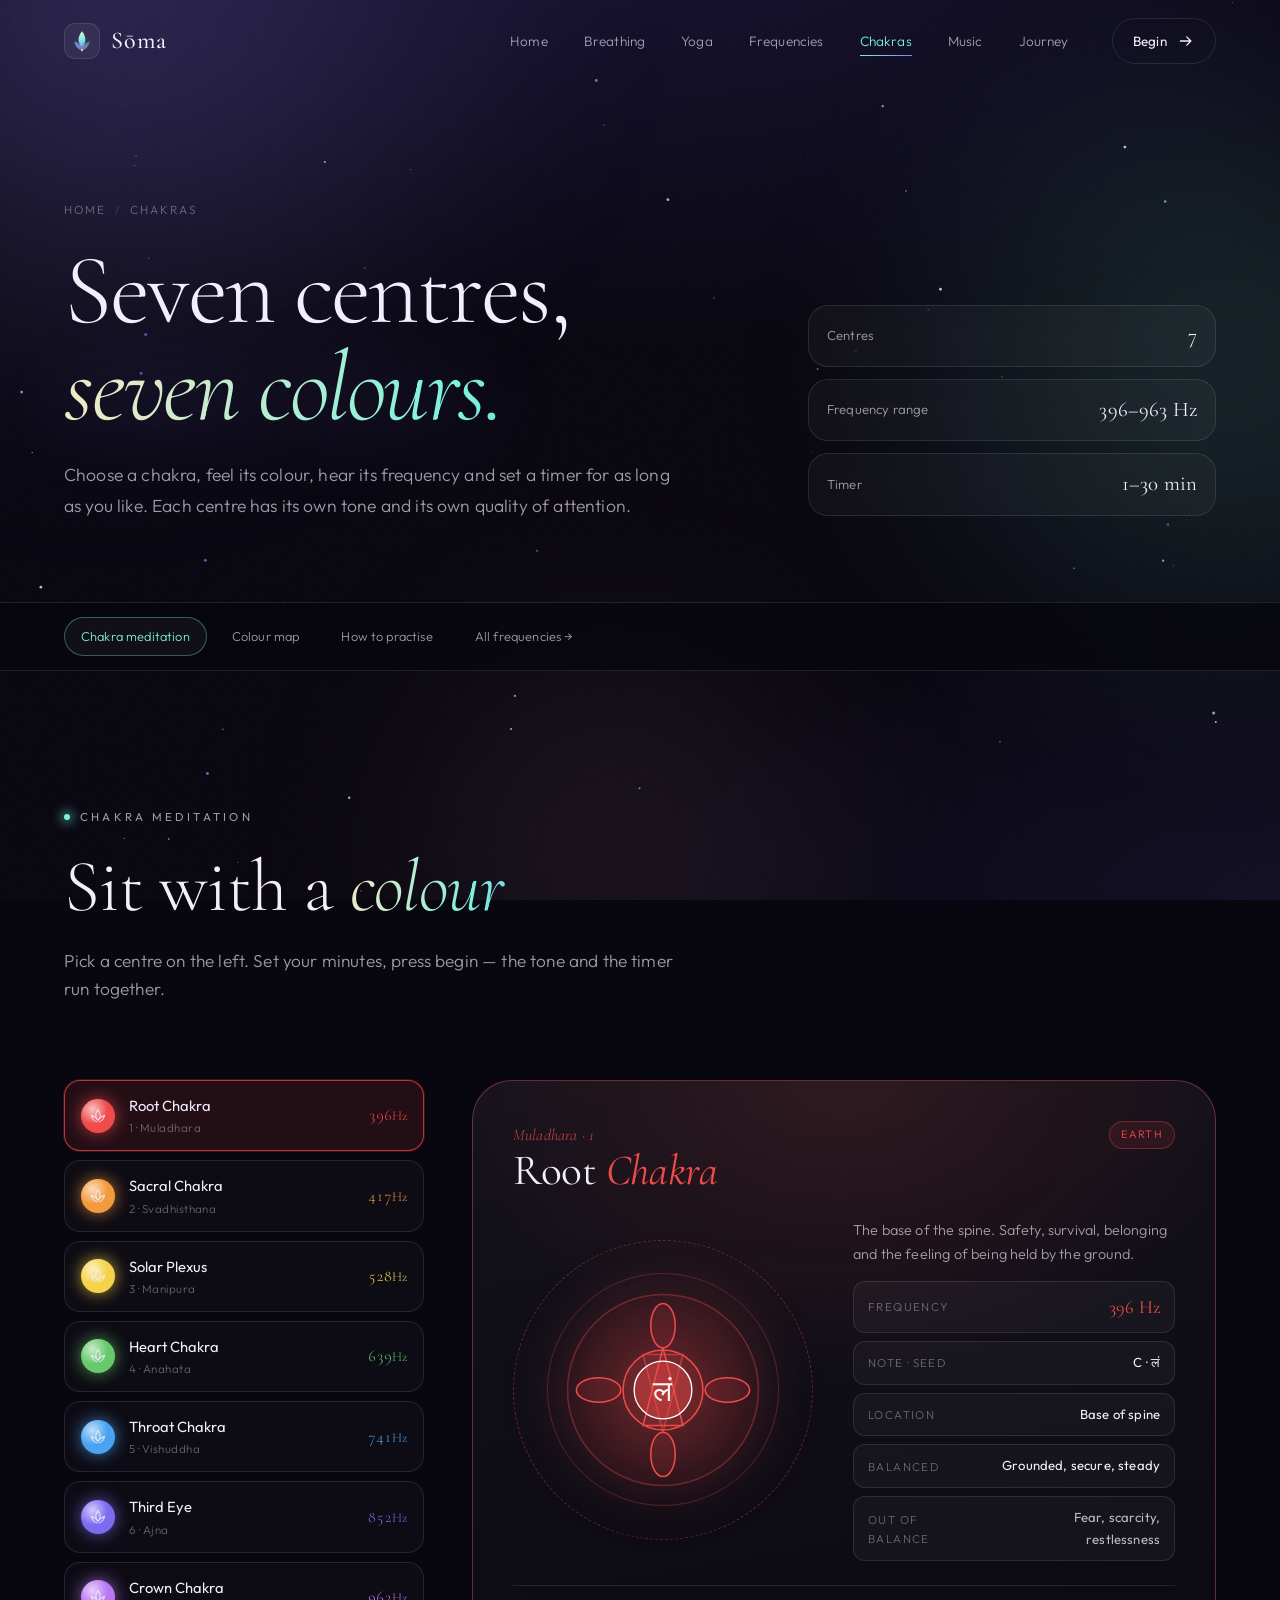
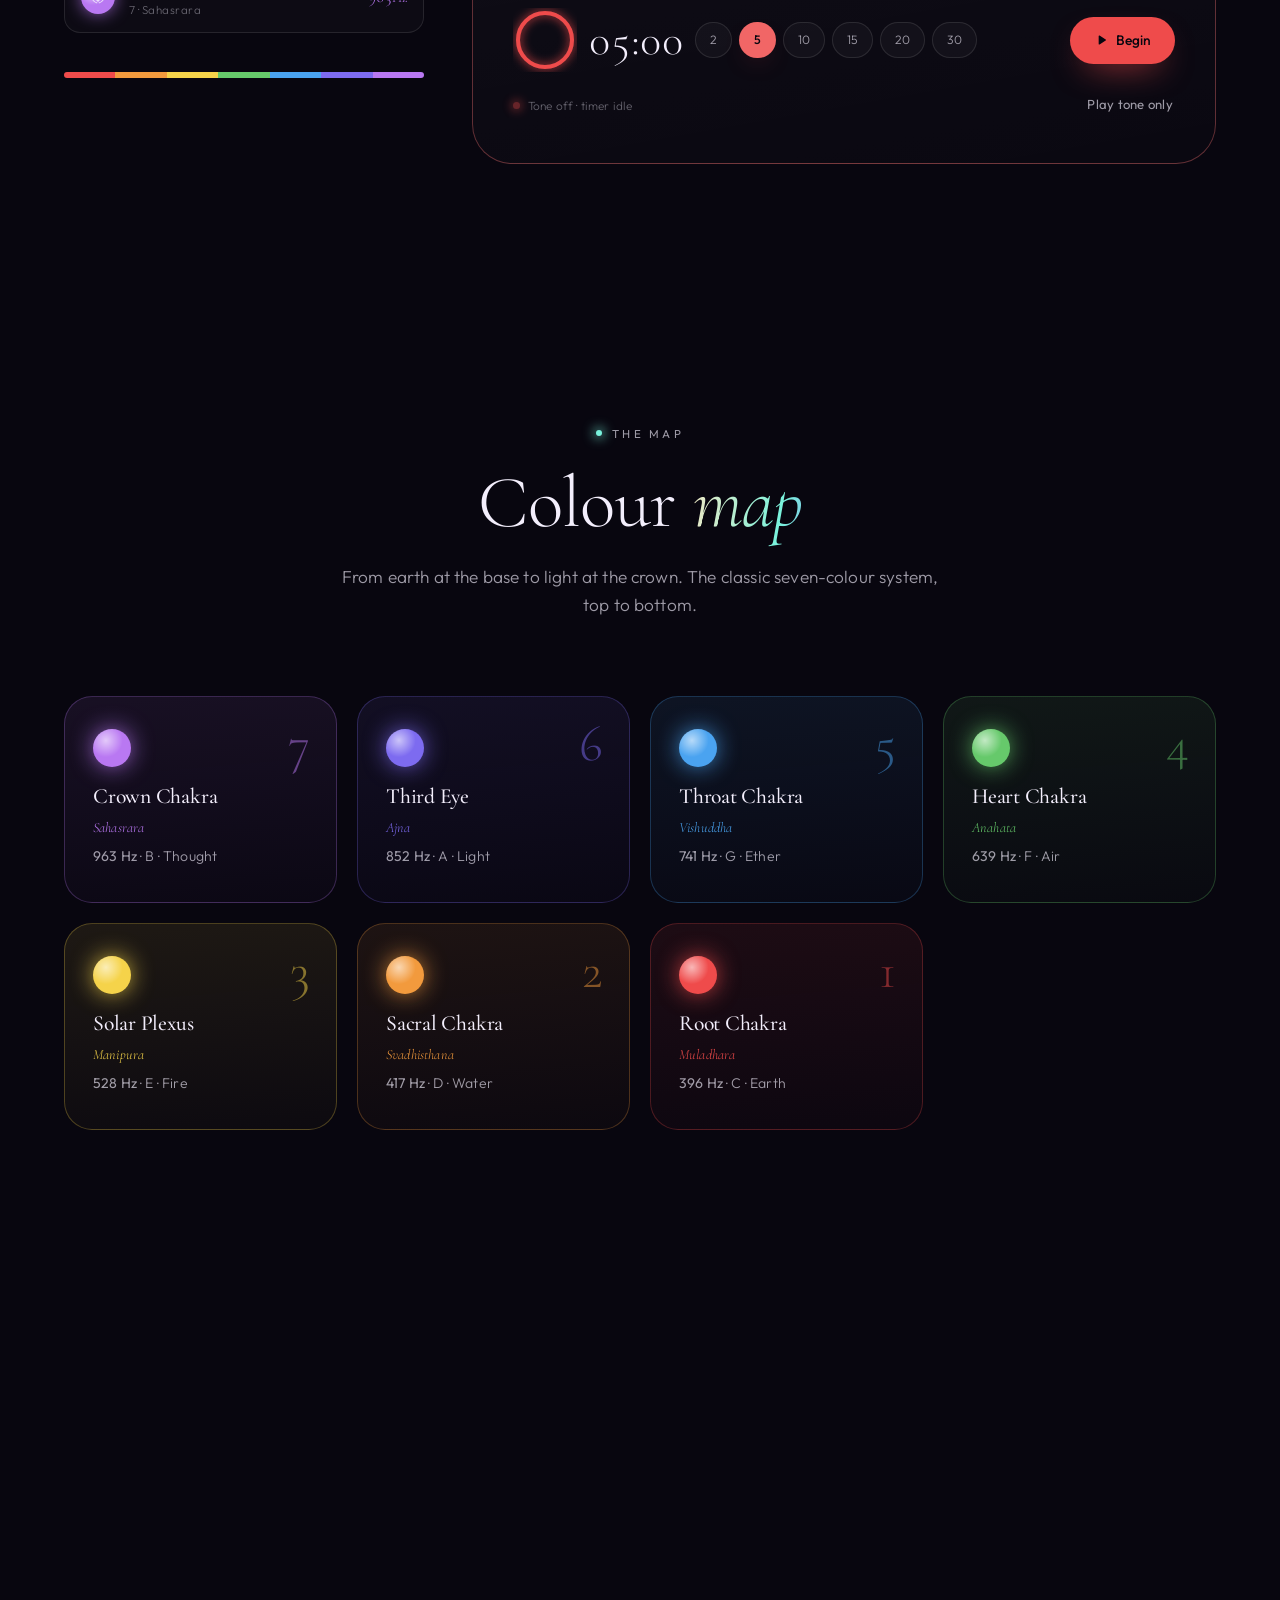
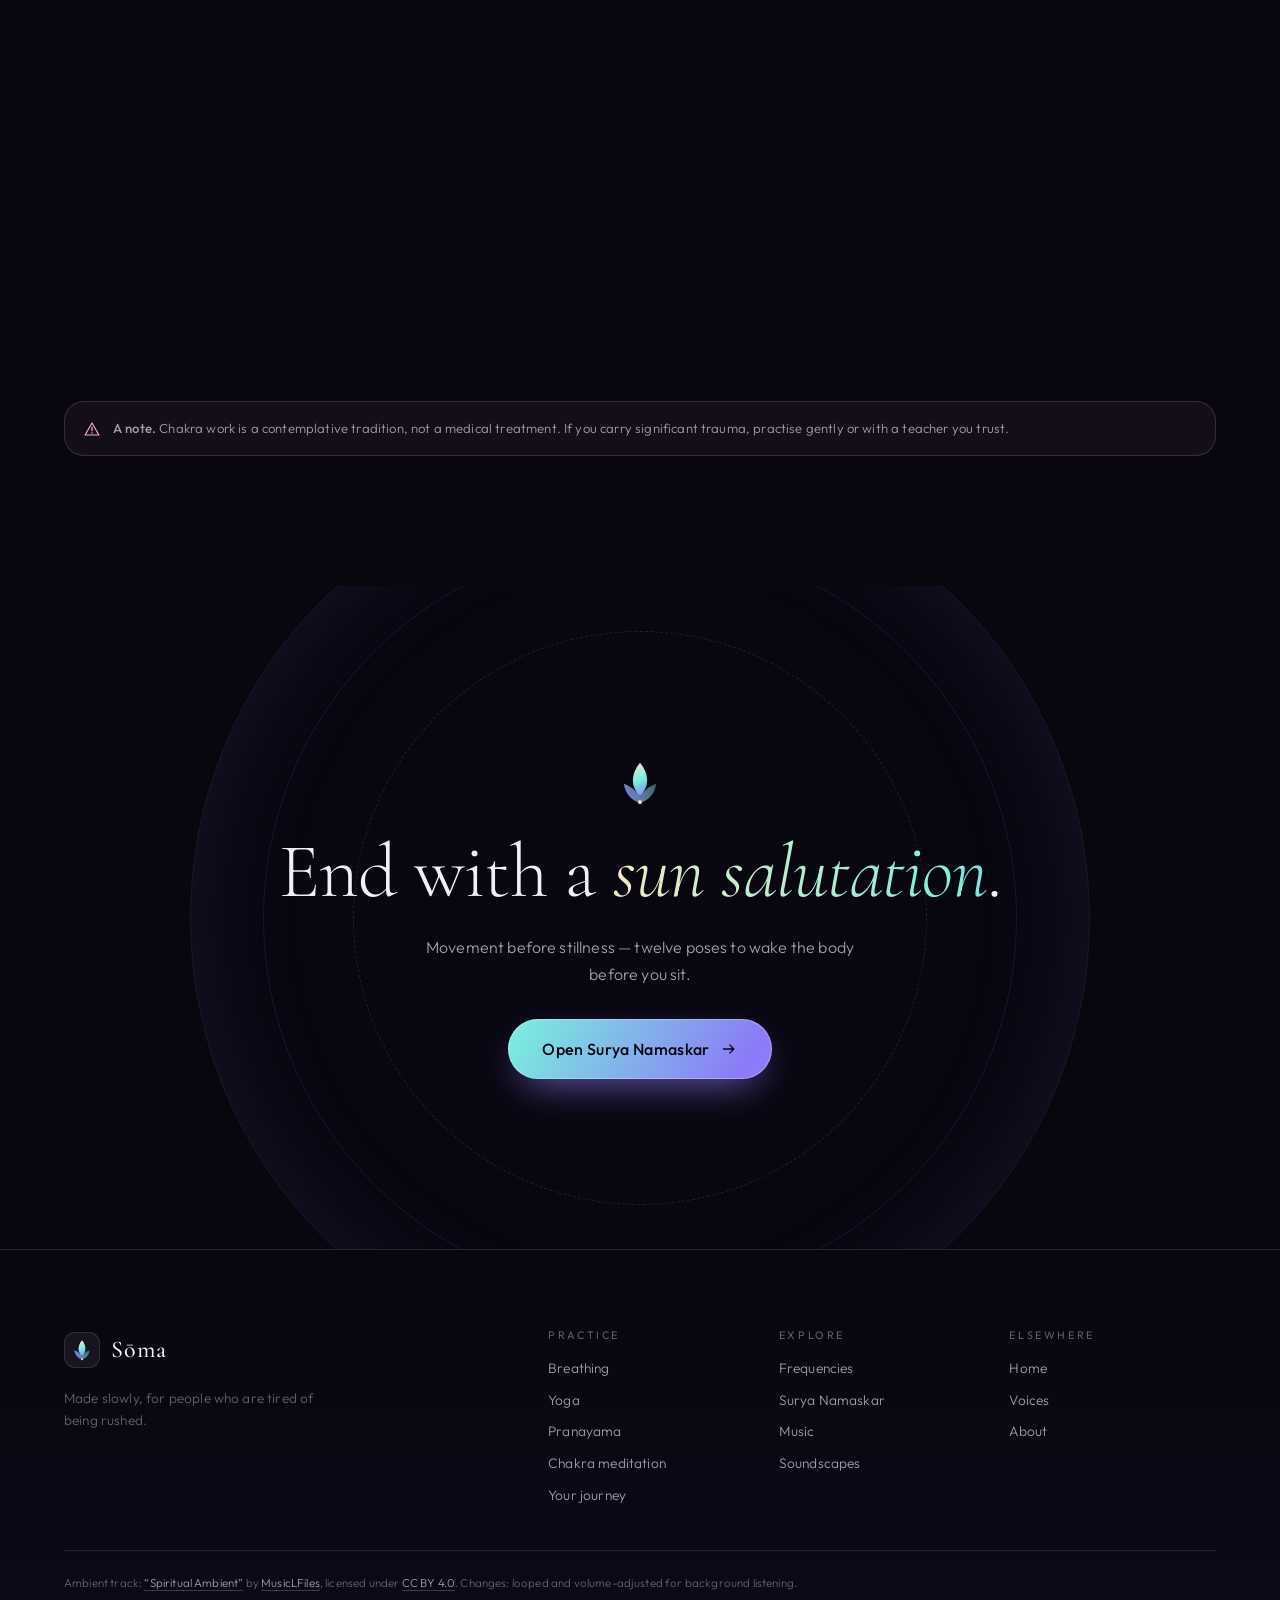
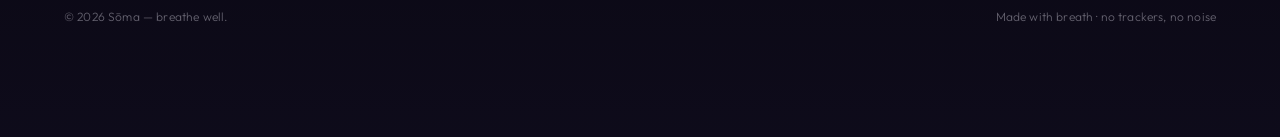
<file: chakras.html>
<!DOCTYPE html>
<html lang="en">
<head>
<meta charset="UTF-8" />
<meta name="viewport" content="width=device-width, initial-scale=1.0" />
<meta name="theme-color" content="#0a0713" />
<title>Chakra Meditation — Sōma</title>
<meta name="description" content="Meditate on the seven chakras with their true colours, yantra art and frequencies (396–963 Hz), plus a per-chakra timer you set from 2 to 30 minutes." />
<meta property="og:title" content="Chakra Meditation — Sōma" />
<meta property="og:description" content="Meditate on the seven chakras with their true colours, yantra art and frequencies (396–963 Hz), plus a per-chakra timer you set from 2 to 30 minutes." />
<meta property="og:type" content="website" />
<link rel="preconnect" href="https://fonts.googleapis.com" />
<link rel="preconnect" href="https://fonts.gstatic.com" crossorigin />
<link href="https://fonts.googleapis.com/css2?family=Cormorant+Garamond:ital,wght@0,300;0,400;0,500;0,600;1,300;1,400&family=Outfit:wght@200;300;400;500;600&display=swap" rel="stylesheet" />
<link rel="icon" href="data:image/svg+xml,%3Csvg xmlns='http://www.w3.org/2000/svg' viewBox='0 0 48 48'%3E%3Crect width='48' height='48' rx='12' fill='%230d0a1a'/%3E%3Cpath d='M24 8c4 5 6 10 6 14.5S28 31 24 34.5c-4-3.5-6-7.5-6-12S20 13 24 8Z' fill='%2379f2dc'/%3E%3Cpath d='M24 36c-3-4-7-7-12-9 1 7 5 11 12 13 7-2 11-6 12-13-5 2-9 5-12 9Z' fill='%238b7bf7'/%3E%3C/svg%3E" />
<link rel="stylesheet" href="styles.css" />
</head>
<body data-page="chakras">

<!-- ===================== SVG SPRITE (shared) ===================== -->
<svg class="sprite" aria-hidden="true" focusable="false">
  <defs>
    <!-- Brand mark: lotus / breath -->
    <symbol id="logo-mark" viewBox="0 0 48 48">
      <path d="M24 6c4.2 5.1 6.3 10.3 6.3 15.6 0 5.4-2.1 10.1-6.3 14.1-4.2-4-6.3-8.7-6.3-14.1C17.7 16.3 19.8 11.1 24 6Z" fill="url(#lg-a)"/>
      <path d="M24 35.7C20.9 31 16 26.9 9.5 24.6c1.6 8.9 6.4 14.6 14.5 17.1Z" fill="url(#lg-b)" opacity=".95"/>
      <path d="M24 35.7c3.1-4.7 8-8.8 14.5-11.1-1.6 8.9-6.4 14.6-14.5 17.1Z" fill="url(#lg-b)" opacity=".95"/>
      <circle cx="24" cy="41" r="1.7" fill="#f6f1e6"/>
      <linearGradient id="lg-a" x1="17" y1="6" x2="31" y2="36" gradientUnits="userSpaceOnUse">
        <stop stop-color="#f7e8c4"/><stop offset=".5" stop-color="#79f2dc"/><stop offset="1" stop-color="#8b7bf7"/>
      </linearGradient>
      <linearGradient id="lg-b" x1="9" y1="40" x2="39" y2="24" gradientUnits="userSpaceOnUse">
        <stop stop-color="#8b7bf7"/><stop offset="1" stop-color="#79f2dc" stop-opacity=".4"/>
      </linearGradient>
    </symbol>

    <!-- UI icons -->
    <symbol id="i-play" viewBox="0 0 24 24"><path d="M8 5.2v13.6c0 .8.9 1.3 1.6.9l10.4-6.8a1 1 0 0 0 0-1.7L9.6 4.3C8.9 3.9 8 4.4 8 5.2Z" fill="currentColor"/></symbol>
    <symbol id="i-pause" viewBox="0 0 24 24"><rect x="6.5" y="4.5" width="3.6" height="15" rx="1.6" fill="currentColor"/><rect x="13.9" y="4.5" width="3.6" height="15" rx="1.6" fill="currentColor"/></symbol>
    <symbol id="i-reset" viewBox="0 0 24 24"><path d="M12 4.5a7.5 7.5 0 1 0 7.44 8.45" fill="none" stroke="currentColor" stroke-width="1.7" stroke-linecap="round"/><path d="M12 1.8v5.4l3.6-2.7Z" fill="currentColor"/></symbol>
    <symbol id="i-wind" viewBox="0 0 24 24"><path d="M3 8.5h9.5a3 3 0 1 0-3-3M3 13h13a3 3 0 1 1-3 3M3 17.5h5" fill="none" stroke="currentColor" stroke-width="1.6" stroke-linecap="round"/></symbol>
    <symbol id="i-wave" viewBox="0 0 100 30" preserveAspectRatio="none"><path d="M0 15c8-8 16-8 25 0s17 8 25 0 17-8 25 0 17 8 25 0" fill="none" stroke="currentColor" stroke-width="2" stroke-linecap="round"/></symbol>
    <symbol id="i-leaf" viewBox="0 0 24 24"><path d="M20 4C11 4 5 8 5 15a5 5 0 0 0 5 5c7 0 10-6 10-16Z" fill="none" stroke="currentColor" stroke-width="1.6" stroke-linejoin="round"/><path d="M4 20c2.5-5 6-8.5 11-10.5" fill="none" stroke="currentColor" stroke-width="1.6" stroke-linecap="round"/></symbol>
    <symbol id="i-moon" viewBox="0 0 24 24"><path d="M20 14.5A8.5 8.5 0 1 1 9.5 4a7 7 0 0 0 10.5 10.5Z" fill="none" stroke="currentColor" stroke-width="1.6" stroke-linejoin="round"/></symbol>
    <symbol id="i-sun" viewBox="0 0 24 24"><circle cx="12" cy="12" r="4.2" fill="none" stroke="currentColor" stroke-width="1.6"/><path d="M12 2.5v2.2M12 19.3v2.2M2.5 12h2.2M19.3 12h2.2M5.3 5.3l1.6 1.6M17.1 17.1l1.6 1.6M18.7 5.3l-1.6 1.6M6.9 17.1l-1.6 1.6" stroke="currentColor" stroke-width="1.6" stroke-linecap="round"/></symbol>
    <symbol id="i-sparkle" viewBox="0 0 24 24"><path d="M12 2.6c.7 4.7 2.4 6.4 7.1 7.1-4.7.7-6.4 2.4-7.1 7.1-.7-4.7-2.4-6.4-7.1-7.1 4.7-.7 6.4-2.4 7.1-7.1Z" fill="currentColor"/><path d="M18.5 15.2c.3 2 1 2.7 3 3-2 .3-2.7 1-3 3-.3-2-1-2.7-3-3 2-.3 2.7-1 3-3Z" fill="currentColor" opacity=".7"/></symbol>
    <symbol id="i-arrow" viewBox="0 0 24 24"><path d="M4.5 12h14M13 6.5l5.5 5.5-5.5 5.5" fill="none" stroke="currentColor" stroke-width="1.7" stroke-linecap="round" stroke-linejoin="round"/></symbol>
    <symbol id="i-check" viewBox="0 0 24 24"><path d="M5 12.6 9.6 17 19 7.4" fill="none" stroke="currentColor" stroke-width="2" stroke-linecap="round" stroke-linejoin="round"/></symbol>
    <symbol id="i-quote" viewBox="0 0 24 24"><path d="M9.5 5.5C5.9 6.6 4 9 4 12.6V18h6.2v-6.2H7.3c.1-2 .9-3.3 2.2-3.9V5.5Zm10 0C15.9 6.6 14 9 14 12.6V18h6.2v-6.2h-2.9c.1-2 .9-3.3 2.2-3.9V5.5Z" fill="currentColor"/></symbol>
    <symbol id="i-alert" viewBox="0 0 24 24"><path d="M12 4 2.8 20h18.4L12 4Z" fill="none" stroke="currentColor" stroke-width="1.6" stroke-linejoin="round"/><path d="M12 10v4.2" stroke="currentColor" stroke-width="1.8" stroke-linecap="round"/><circle cx="12" cy="17.2" r="1" fill="currentColor"/></symbol>
    <symbol id="i-lotus" viewBox="0 0 24 24"><path d="M12 3.5c2 2.5 3 5 3 7.4 0 2.5-1 4.7-3 6.6-2-1.9-3-4.1-3-6.6 0-2.4 1-4.9 3-7.4Z" fill="none" stroke="currentColor" stroke-width="1.4"/><path d="M12 17.5C10 14.6 7 12.4 3.2 11c.8 4.6 3.3 7.6 7.7 9M12 17.5c2-2.9 5-5.1 8.8-6.5-.8 4.6-3.3 7.6-7.7 9" fill="none" stroke="currentColor" stroke-width="1.4" stroke-linejoin="round"/></symbol>
    <symbol id="i-flame" viewBox="0 0 24 24"><path d="M12 3c3 3.6 6 6.6 6 10.4A6 6 0 0 1 6 13.4C6 9.6 9 6.6 12 3Z" fill="none" stroke="currentColor" stroke-width="1.5" stroke-linejoin="round"/><path d="M12 19.5a2.6 2.6 0 0 0 2.6-2.6c0-1.6-1.2-2.9-2.6-4.6-1.4 1.7-2.6 3-2.6 4.6a2.6 2.6 0 0 0 2.6 2.6Z" fill="currentColor" opacity=".85"/></symbol>
    <symbol id="i-brain" viewBox="0 0 24 24"><path d="M9.5 4.5A3 3 0 0 0 6.5 7.5 3 3 0 0 0 5 13a3 3 0 0 0 1.6 3.9A2.8 2.8 0 0 0 9.5 20h0V4.5Zm5 0A3 3 0 0 1 17.5 7.5 3 3 0 0 1 19 13a3 3 0 0 1-1.6 3.9A2.8 0 0 1 14.5 20h0V4.5Z" fill="none" stroke="currentColor" stroke-width="1.4" stroke-linejoin="round"/><path d="M12 4.5v15.5M9.5 9H7M9.5 13H6.8M14.5 9H17M14.5 13h2.7" stroke="currentColor" stroke-width="1.3" stroke-linecap="round"/></symbol>
    <symbol id="i-heart" viewBox="0 0 24 24"><path d="M12 20s-7.5-4.4-7.5-9.4A4.1 4.1 0 0 1 12 8a4.1 4.1 0 0 1 7.5 2.6C19.5 15.6 12 20 12 20Z" fill="none" stroke="currentColor" stroke-width="1.5" stroke-linejoin="round"/></symbol>
    <symbol id="i-volume" viewBox="0 0 24 24"><path d="M4 9.5h3l4-3.2v11.4l-4-3.2H4Z" fill="none" stroke="currentColor" stroke-width="1.6" stroke-linejoin="round"/><path d="M15 9a4 4 0 0 1 0 6M17.5 6.5a7.5 7.5 0 0 1 0 11" fill="none" stroke="currentColor" stroke-width="1.6" stroke-linecap="round"/></symbol>
    <symbol id="i-stop" viewBox="0 0 24 24"><rect x="6" y="6" width="12" height="12" rx="2.4" fill="currentColor"/></symbol>
    <symbol id="i-close" viewBox="0 0 24 24"><path d="M6.5 6.5l11 11M17.5 6.5l-11 11" fill="none" stroke="currentColor" stroke-width="1.8" stroke-linecap="round"/></symbol>
    <symbol id="i-menu" viewBox="0 0 24 24"><path d="M4 7h16M4 12h16M4 17h16" fill="none" stroke="currentColor" stroke-width="1.8" stroke-linecap="round"/></symbol>
    <symbol id="i-search" viewBox="0 0 24 24"><circle cx="10.8" cy="10.8" r="6.3" fill="none" stroke="currentColor" stroke-width="1.8"/><path d="m15.6 15.6 4.2 4.2" fill="none" stroke="currentColor" stroke-width="1.8" stroke-linecap="round"/></symbol>
    <symbol id="i-minimize" viewBox="0 0 24 24"><path d="M5 19h14M5 14.5h14" fill="none" stroke="currentColor" stroke-width="1.8" stroke-linecap="round"/></symbol>
    <symbol id="i-pip" viewBox="0 0 24 24"><rect x="2.5" y="5" width="19" height="14" rx="2.4" fill="none" stroke="currentColor" stroke-width="1.6"/><rect x="8.5" y="12" width="10" height="7" rx="1.6" fill="currentColor" opacity=".9"/></symbol>
    <symbol id="i-music" viewBox="0 0 24 24"><path d="M9 17.5V6.4l9-2.1v10.9" fill="none" stroke="currentColor" stroke-width="1.6" stroke-linejoin="round"/><circle cx="6.6" cy="17.6" r="2.6" fill="none" stroke="currentColor" stroke-width="1.6"/><circle cx="15.6" cy="15.4" r="2.6" fill="none" stroke="currentColor" stroke-width="1.6"/></symbol>
    <symbol id="i-back15" viewBox="0 0 24 24"><path d="M11.5 5.2 8.2 8.4l3.3 3.2" fill="none" stroke="currentColor" stroke-width="1.7" stroke-linecap="round" stroke-linejoin="round"/><path d="M8.6 8.4h5.1a6.1 6.1 0 1 1-6.1 6.1" fill="none" stroke="currentColor" stroke-width="1.7" stroke-linecap="round"/><text x="13" y="16.4" font-size="6.4" text-anchor="middle" fill="currentColor" stroke="none" font-family="Outfit, sans-serif" font-weight="500">15</text></symbol>
    <symbol id="i-fwd15" viewBox="0 0 24 24"><path d="M12.5 5.2 15.8 8.4l-3.3 3.2" fill="none" stroke="currentColor" stroke-width="1.7" stroke-linecap="round" stroke-linejoin="round"/><path d="M15.4 8.4H10.3a6.1 6.1 0 1 0 6.1 6.1" fill="none" stroke="currentColor" stroke-width="1.7" stroke-linecap="round"/><text x="9.4" y="16.4" font-size="6.4" text-anchor="middle" fill="currentColor" stroke="none" font-family="Outfit, sans-serif" font-weight="500">15</text></symbol>
    <symbol id="i-mute" viewBox="0 0 24 24"><path d="M4 9.5h3l4-3.2v11.4l-4-3.2H4Z" fill="none" stroke="currentColor" stroke-width="1.6" stroke-linejoin="round"/><path d="M15.5 9.5 20 14M20 9.5 15.5 14" fill="none" stroke="currentColor" stroke-width="1.6" stroke-linecap="round"/></symbol>
    <symbol id="i-loop" viewBox="0 0 24 24"><path d="M4.5 10.2A6 6 0 0 1 16 6.6l2.4 2.4M19.5 13.8A6 6 0 0 1 8 17.4l-2.4-2.4" fill="none" stroke="currentColor" stroke-width="1.7" stroke-linecap="round"/><path d="M18.6 4.8v4.2h-4.2M5.4 19.2v-4.2h4.2" fill="none" stroke="currentColor" stroke-width="1.7" stroke-linecap="round" stroke-linejoin="round"/></symbol>
    <symbol id="i-fullscreen" viewBox="0 0 24 24"><path d="M4 9V4h5M20 9V4h-5M4 15v5h5M20 15v5h-5" fill="none" stroke="currentColor" stroke-width="1.8" stroke-linecap="round" stroke-linejoin="round"/></symbol>
    <symbol id="i-theatre" viewBox="0 0 24 24"><rect x="3.5" y="6.5" width="17" height="11" rx="2" fill="none" stroke="currentColor" stroke-width="1.6"/><path d="M3.5 10.5h17" stroke="currentColor" stroke-width="1.6"/></symbol>
    <symbol id="i-caption" viewBox="0 0 24 24"><rect x="3.5" y="5.5" width="17" height="13" rx="2.5" fill="none" stroke="currentColor" stroke-width="1.6"/><path d="M10 10.4a2.4 2.4 0 1 0 0 3.2M17 10.4a2.4 2.4 0 1 0 0 3.2" fill="none" stroke="currentColor" stroke-width="1.6" stroke-linecap="round"/></symbol>
    <symbol id="i-share" viewBox="0 0 24 24"><path d="M14.5 4.8 19.5 9l-5 4.2V10.6c-4.6 0-7.4 1.7-9 4.6.2-5.3 3.2-8.4 9-8.6Z" fill="none" stroke="currentColor" stroke-width="1.6" stroke-linejoin="round"/></symbol>
    <symbol id="i-prev" viewBox="0 0 24 24"><path d="M6.5 5v14" stroke="currentColor" stroke-width="1.8" stroke-linecap="round"/><path d="M19 6.4v11.2c0 .8-.9 1.3-1.6.9l-8.6-5.6a1.1 1.1 0 0 1 0-1.8l8.6-5.6c.7-.4 1.6.1 1.6.9Z" fill="currentColor"/></symbol>
    <symbol id="i-next" viewBox="0 0 24 24"><path d="M17.5 5v14" stroke="currentColor" stroke-width="1.8" stroke-linecap="round"/><path d="M5 6.4v11.2c0 .8.9 1.3 1.6.9l8.6-5.6a1.1 1.1 0 0 0 0-1.8L6.6 5.5C5.9 5.1 5 5.6 5 6.4Z" fill="currentColor"/></symbol>
    <symbol id="i-plus" viewBox="0 0 24 24"><path d="M12 5.5v13M5.5 12h13" fill="none" stroke="currentColor" stroke-width="1.8" stroke-linecap="round"/></symbol>
  </defs>
</svg>

<!-- ===================== BACKDROP ===================== -->
<div class="backdrop" aria-hidden="true">
  <div class="aurora aurora--1"></div>
  <div class="aurora aurora--2"></div>
  <div class="aurora aurora--3"></div>
  <div class="grain"></div>
  <canvas id="stars"></canvas>
</div>

<!-- ===================== NAV ===================== -->
<header class="nav" id="nav">
  <div class="nav__inner">
    <a href="index.html" class="brand" aria-label="Sōma home">
      <span class="brand__mark"><svg viewBox="0 0 48 48"><use href="#logo-mark"/></svg></span>
      <span class="brand__word">Sōma</span>
    </a>
    <nav class="nav__links" aria-label="Primary">
      <a href="index.html">Home</a>
      <a href="breathing.html">Breathing</a>
      <a href="yoga.html">Yoga</a>
      <a href="frequencies.html">Frequencies</a>
      <a href="chakras.html" class="is-current" aria-current="page">Chakras</a>
      <a href="music.html">Music</a>
      <a href="journey.html">Journey</a>
    </nav>
    <a href="breathing.html" class="btn btn--ghost nav__cta">
      <span>Begin</span><svg viewBox="0 0 24 24" class="ico"><use href="#i-arrow"/></svg>
    </a>
    <button class="nav__burger" aria-label="Open menu" aria-expanded="false"><span></span></button>
  </div>
</header>

<main id="top">
<script>window.SOMA_CHAKRAS = [{"key":"root","n":1,"name":"Muladhara","en":"Root Chakra","color":"#ef4b4b","dark":"#7d1d1d","petals":4,"element":"Earth","sense":"Smell","freq":396,"note":"C","seed":"लं","body":"The base of the spine. Safety, survival, belonging and the feeling of being held by the ground.","imbalance":"Fear, scarcity, restlessness","balanced":"Grounded, secure, steady","glyph":"Lam","region":"Base of spine"},{"key":"sacral","n":2,"name":"Svadhisthana","en":"Sacral Chakra","color":"#f29a3d","dark":"#8a4b0c","petals":6,"element":"Water","sense":"Taste","freq":417,"note":"D","seed":"वं","body":"Just below the navel. Pleasure, creativity, emotion and the freedom to feel and to flow.","imbalance":"Numbness, guilt, rigidity","balanced":"Creative, sensual, at ease","glyph":"Vam","region":"Below the navel"},{"key":"solar","n":3,"name":"Manipura","en":"Solar Plexus","color":"#f5d34a","dark":"#8a6f0c","petals":10,"element":"Fire","sense":"Sight","freq":528,"note":"E","seed":"रं","body":"Above the navel. Willpower, confidence, digestion of food and of life itself.","imbalance":"Shame, people-pleasing, burnout","balanced":"Confident, purposeful, warm","glyph":"Ram","region":"Upper abdomen"},{"key":"heart","n":4,"name":"Anahata","en":"Heart Chakra","color":"#66c96b","dark":"#2a6e2e","petals":12,"element":"Air","sense":"Touch","freq":639,"note":"F","seed":"यं","body":"The centre of the chest. Love, compassion, connection — the bridge between the lower and upper centres.","imbalance":"Grief, jealousy, walls","balanced":"Loving, forgiving, open","glyph":"Yam","region":"Heart"},{"key":"throat","n":5,"name":"Vishuddha","en":"Throat Chakra","color":"#4aa3f0","dark":"#1b5285","petals":16,"element":"Ether","sense":"Hearing","freq":741,"note":"G","seed":"हं","body":"The throat. Truth, expression, speaking what is real and listening with the same care.","imbalance":"Silence, lies, fear of speaking","balanced":"Honest, articulate, listened to","glyph":"Ham","region":"Throat"},{"key":"thirdEye","n":6,"name":"Ajna","en":"Third Eye","color":"#7d6bf0","dark":"#332a8f","petals":2,"element":"Light","sense":"Intuition","freq":852,"note":"A","seed":"ॐ","body":"Between the eyebrows. Insight, imagination, the quiet knowing that arrives before thinking does.","imbalance":"Overthinking, fog, denial","balanced":"Clear, intuitive, imaginative","glyph":"Om","region":"Brow"},{"key":"crown","n":7,"name":"Sahasrara","en":"Crown Chakra","color":"#b978f2","dark":"#5a2a8f","petals":1000,"element":"Thought","sense":"Unity","freq":963,"note":"B","seed":"ॐ","body":"Above the crown of the head. Oneness, connection to something larger, pure consciousness.","imbalance":"Disconnection, spiritual bypassing","balanced":"Peaceful, expansive, connected","glyph":"Silence","region":"Crown of head"}];</script>

  <section class="page-hero" style="--cc:#ef4b4b">
    <div>
      <p class="breadcrumb reveal"><a href="index.html">Home</a><span>/</span>Chakras</p>
      <h1 class="page-hero__title reveal" data-delay="80">Seven centres,<br /><em>seven colours.</em></h1>
      <p class="page-hero__lead reveal" data-delay="160">
        Choose a chakra, feel its colour, hear its frequency and set a timer for as long as
        you like. Each centre has its own tone and its own quality of attention.
      </p>
    </div>
    <div class="page-hero__aside">
      <div class="stat-pill reveal" data-delay="220"><span>Centres</span><b>7</b></div>
      <div class="stat-pill reveal" data-delay="300"><span>Frequency range</span><b>396–963 Hz</b></div>
      <div class="stat-pill reveal" data-delay="380"><span>Timer</span><b>1–30 min</b></div>
    </div>
  </section>

  <nav class="subnav" aria-label="Chakra sections">
    <a href="#meditate" class="is-current">Chakra meditation</a>
    <a href="#map">Colour map</a>
    <a href="#how">How to practise</a>
    <a href="frequencies.html">All frequencies →</a>
  </nav>

  <section class="section" id="meditate">
    <div class="section__head">
      <p class="eyebrow reveal"><span class="eyebrow__dot"></span> Chakra meditation</p>
      <h2 class="section__title reveal">Sit with a <em>colour</em></h2>
      <p class="section__lead reveal">Pick a centre on the left. Set your minutes, press begin — the tone and the timer run together.</p>
    </div>

    <div class="chakra-layout">
      <div class="chakra-list reveal" role="tablist" aria-label="Chakras">

          <button class="chakra-item is-active" role="tab" aria-selected="true"
            data-chakra="root" style="--cc:#ef4b4b">
            <span class="chakra-item__swatch"><svg viewBox="0 0 24 24"><use href="#i-lotus"/></svg></span>
            <span class="chakra-item__text">
              <b>Root Chakra</b>
              <small>1 · Muladhara</small>
            </span>
            <span class="chakra-item__hz">396<small>Hz</small></span>
          </button>

          <button class="chakra-item" role="tab" aria-selected="false"
            data-chakra="sacral" style="--cc:#f29a3d">
            <span class="chakra-item__swatch"><svg viewBox="0 0 24 24"><use href="#i-lotus"/></svg></span>
            <span class="chakra-item__text">
              <b>Sacral Chakra</b>
              <small>2 · Svadhisthana</small>
            </span>
            <span class="chakra-item__hz">417<small>Hz</small></span>
          </button>

          <button class="chakra-item" role="tab" aria-selected="false"
            data-chakra="solar" style="--cc:#f5d34a">
            <span class="chakra-item__swatch"><svg viewBox="0 0 24 24"><use href="#i-lotus"/></svg></span>
            <span class="chakra-item__text">
              <b>Solar Plexus</b>
              <small>3 · Manipura</small>
            </span>
            <span class="chakra-item__hz">528<small>Hz</small></span>
          </button>

          <button class="chakra-item" role="tab" aria-selected="false"
            data-chakra="heart" style="--cc:#66c96b">
            <span class="chakra-item__swatch"><svg viewBox="0 0 24 24"><use href="#i-lotus"/></svg></span>
            <span class="chakra-item__text">
              <b>Heart Chakra</b>
              <small>4 · Anahata</small>
            </span>
            <span class="chakra-item__hz">639<small>Hz</small></span>
          </button>

          <button class="chakra-item" role="tab" aria-selected="false"
            data-chakra="throat" style="--cc:#4aa3f0">
            <span class="chakra-item__swatch"><svg viewBox="0 0 24 24"><use href="#i-lotus"/></svg></span>
            <span class="chakra-item__text">
              <b>Throat Chakra</b>
              <small>5 · Vishuddha</small>
            </span>
            <span class="chakra-item__hz">741<small>Hz</small></span>
          </button>

          <button class="chakra-item" role="tab" aria-selected="false"
            data-chakra="thirdEye" style="--cc:#7d6bf0">
            <span class="chakra-item__swatch"><svg viewBox="0 0 24 24"><use href="#i-lotus"/></svg></span>
            <span class="chakra-item__text">
              <b>Third Eye</b>
              <small>6 · Ajna</small>
            </span>
            <span class="chakra-item__hz">852<small>Hz</small></span>
          </button>

          <button class="chakra-item" role="tab" aria-selected="false"
            data-chakra="crown" style="--cc:#b978f2">
            <span class="chakra-item__swatch"><svg viewBox="0 0 24 24"><use href="#i-lotus"/></svg></span>
            <span class="chakra-item__text">
              <b>Crown Chakra</b>
              <small>7 · Sahasrara</small>
            </span>
            <span class="chakra-item__hz">963<small>Hz</small></span>
          </button>
        <div class="chakra-spectrum" aria-hidden="true">
          <i style="background:#ef4b4b"></i><i style="background:#f29a3d"></i><i style="background:#f5d34a"></i><i style="background:#66c96b"></i><i style="background:#4aa3f0"></i><i style="background:#7d6bf0"></i><i style="background:#b978f2"></i>
        </div>
      </div>

      <div class="chakra-stage reveal" id="chakraStage" data-delay="120" style="--cc:#ef4b4b">
        <div class="chakra-stage__head">
          <div>
            <span class="chakra-stage__sk" id="ckSk">Mūlādhāra · 1</span>
            <h3 class="chakra-stage__title" id="ckTitle">Root <em>Chakra</em></h3>
          </div>
          <span class="tag" id="ckElement" style="color:#ef4b4b;border-color:#ef4b4b55;background:#ef4b4b1a">Earth</span>
        </div>

        <div class="chakra-stage__body">
          <div class="chakra-art" id="ckArt" aria-hidden="true">
            <div class="chakra-art__halo"></div>
            <div class="chakra-art__rings"></div>
            <svg viewBox="0 0 200 200" role="img" aria-label="Root Chakra yantra">
    <circle class="petal" cx="100" cy="100" r="86" fill="none" opacity=".35"/>
    <ellipse class="petal" cx="158.00" cy="100.00" rx="11" ry="20"
      transform="rotate(90.0 158.00 100.00)"/><ellipse class="petal" cx="100.00" cy="158.00" rx="11" ry="20"
      transform="rotate(180.0 100.00 158.00)"/><ellipse class="petal" cx="42.00" cy="100.00" rx="11" ry="20"
      transform="rotate(270.0 42.00 100.00)"/><ellipse class="petal" cx="100.00" cy="42.00" rx="11" ry="20"
      transform="rotate(360.0 100.00 42.00)"/>
    <circle class="petal" cx="100" cy="100" r="36" fill="none"/>
    <path class="petal" d="M100 62 118 132 82 132Z" fill="none"/>
    <path class="petal" d="M100 138 82 68 118 68Z" fill="none" opacity=".6"/>
    <circle class="core" cx="100" cy="100" r="26"/>
    <text x="100" y="110" text-anchor="middle" class="glyph-text" >लं</text>
  </svg>
          </div>

          <div class="chakra-facts">
            <p id="ckBody">The base of the spine. Safety, survival, belonging and the feeling of being held by the ground.</p>
            <div class="chakra-rows">
              <div class="chakra-row"><span>Frequency</span><b class="hz" id="ckHz">396 Hz</b></div>
              <div class="chakra-row"><span>Note · Seed</span><b id="ckNote">C · Lam</b></div>
              <div class="chakra-row"><span>Location</span><b id="ckRegion">Base of spine</b></div>
              <div class="chakra-row"><span>Balanced</span><b id="ckBalanced">Grounded, secure, steady</b></div>
              <div class="chakra-row"><span>Out of balance</span><b id="ckImbalance" style="opacity:.75">Fear, scarcity, restlessness</b></div>
            </div>
          </div>
        </div>

        <div class="chakra-timer">
          <div class="chakra-timer__ring">
            <svg viewBox="0 0 64 64" aria-hidden="true">
              <circle class="trk" cx="32" cy="32" r="27"/>
              <circle class="prg" id="ckRing" cx="32" cy="32" r="27"/>
            </svg>
          </div>
          <div>
            <div class="chakra-timer__time" id="ckTime">05:00</div>
          </div>
          <div class="chakra-timer__chips" role="group" aria-label="Timer length">
            <button class="chip" data-min="2">2</button>
            <button class="chip is-active" data-min="5">5</button>
            <button class="chip" data-min="10">10</button>
            <button class="chip" data-min="15">15</button>
            <button class="chip" data-min="20">20</button>
            <button class="chip" data-min="30">30</button>
          </div>
          <button class="chakra-timer__go" id="ckGo">
            <svg viewBox="0 0 24 24" class="ico" id="ckGoIcon"><use href="#i-play"/></svg>
            <span id="ckGoLabel">Begin</span>
          </button>
        </div>

        <div class="chakra-note" id="ckNoteLive">
          <span class="dot-live"></span>
          <span id="ckLive">Tone off · timer idle</span>
          <button class="btn btn--text" id="ckTone" style="margin-left:auto">Play tone only</button>
        </div>
      </div>
    </div>
  </section>

  <section class="section" id="map">
    <div class="section__head section__head--center">
      <p class="eyebrow reveal"><span class="eyebrow__dot"></span> The map</p>
      <h2 class="section__title reveal">Colour <em>map</em></h2>
      <p class="section__lead reveal">From earth at the base to light at the crown. The classic seven-colour system, top to bottom.</p>
    </div>

    <div class="chakra-layout" style="grid-template-columns:1fr">
      <div class="ritual__steps" style="grid-template-columns:repeat(auto-fit,minmax(220px,1fr))">
        
        <div class="step reveal" data-delay="0" style="border-color:#b978f244;background:linear-gradient(175deg,#b978f218,#b978f206)">
          <div class="step__num" style="color:#b978f2;opacity:.5">7</div>
          <div style="width:38px;height:38px;border-radius:50%;background:radial-gradient(circle at 34% 30%,#fff9,transparent 46%),#b978f2;box-shadow:0 0 24px -2px #b978f2;margin-bottom:18px"></div>
          <h3 style="font-size:1.35rem">Crown Chakra</h3>
          <p style="color:#b978f2;font-family:var(--font-display);font-style:italic;margin-bottom:6px">Sahasrara</p>
          <p><b style="font-weight:400">963 Hz</b> · B · Thought</p>
        </div>
        <div class="step reveal" data-delay="70" style="border-color:#7d6bf044;background:linear-gradient(175deg,#7d6bf018,#7d6bf006)">
          <div class="step__num" style="color:#7d6bf0;opacity:.5">6</div>
          <div style="width:38px;height:38px;border-radius:50%;background:radial-gradient(circle at 34% 30%,#fff9,transparent 46%),#7d6bf0;box-shadow:0 0 24px -2px #7d6bf0;margin-bottom:18px"></div>
          <h3 style="font-size:1.35rem">Third Eye</h3>
          <p style="color:#7d6bf0;font-family:var(--font-display);font-style:italic;margin-bottom:6px">Ajna</p>
          <p><b style="font-weight:400">852 Hz</b> · A · Light</p>
        </div>
        <div class="step reveal" data-delay="140" style="border-color:#4aa3f044;background:linear-gradient(175deg,#4aa3f018,#4aa3f006)">
          <div class="step__num" style="color:#4aa3f0;opacity:.5">5</div>
          <div style="width:38px;height:38px;border-radius:50%;background:radial-gradient(circle at 34% 30%,#fff9,transparent 46%),#4aa3f0;box-shadow:0 0 24px -2px #4aa3f0;margin-bottom:18px"></div>
          <h3 style="font-size:1.35rem">Throat Chakra</h3>
          <p style="color:#4aa3f0;font-family:var(--font-display);font-style:italic;margin-bottom:6px">Vishuddha</p>
          <p><b style="font-weight:400">741 Hz</b> · G · Ether</p>
        </div>
        <div class="step reveal" data-delay="210" style="border-color:#66c96b44;background:linear-gradient(175deg,#66c96b18,#66c96b06)">
          <div class="step__num" style="color:#66c96b;opacity:.5">4</div>
          <div style="width:38px;height:38px;border-radius:50%;background:radial-gradient(circle at 34% 30%,#fff9,transparent 46%),#66c96b;box-shadow:0 0 24px -2px #66c96b;margin-bottom:18px"></div>
          <h3 style="font-size:1.35rem">Heart Chakra</h3>
          <p style="color:#66c96b;font-family:var(--font-display);font-style:italic;margin-bottom:6px">Anahata</p>
          <p><b style="font-weight:400">639 Hz</b> · F · Air</p>
        </div>
        <div class="step reveal" data-delay="280" style="border-color:#f5d34a44;background:linear-gradient(175deg,#f5d34a18,#f5d34a06)">
          <div class="step__num" style="color:#f5d34a;opacity:.5">3</div>
          <div style="width:38px;height:38px;border-radius:50%;background:radial-gradient(circle at 34% 30%,#fff9,transparent 46%),#f5d34a;box-shadow:0 0 24px -2px #f5d34a;margin-bottom:18px"></div>
          <h3 style="font-size:1.35rem">Solar Plexus</h3>
          <p style="color:#f5d34a;font-family:var(--font-display);font-style:italic;margin-bottom:6px">Manipura</p>
          <p><b style="font-weight:400">528 Hz</b> · E · Fire</p>
        </div>
        <div class="step reveal" data-delay="350" style="border-color:#f29a3d44;background:linear-gradient(175deg,#f29a3d18,#f29a3d06)">
          <div class="step__num" style="color:#f29a3d;opacity:.5">2</div>
          <div style="width:38px;height:38px;border-radius:50%;background:radial-gradient(circle at 34% 30%,#fff9,transparent 46%),#f29a3d;box-shadow:0 0 24px -2px #f29a3d;margin-bottom:18px"></div>
          <h3 style="font-size:1.35rem">Sacral Chakra</h3>
          <p style="color:#f29a3d;font-family:var(--font-display);font-style:italic;margin-bottom:6px">Svadhisthana</p>
          <p><b style="font-weight:400">417 Hz</b> · D · Water</p>
        </div>
        <div class="step reveal" data-delay="420" style="border-color:#ef4b4b44;background:linear-gradient(175deg,#ef4b4b18,#ef4b4b06)">
          <div class="step__num" style="color:#ef4b4b;opacity:.5">1</div>
          <div style="width:38px;height:38px;border-radius:50%;background:radial-gradient(circle at 34% 30%,#fff9,transparent 46%),#ef4b4b;box-shadow:0 0 24px -2px #ef4b4b;margin-bottom:18px"></div>
          <h3 style="font-size:1.35rem">Root Chakra</h3>
          <p style="color:#ef4b4b;font-family:var(--font-display);font-style:italic;margin-bottom:6px">Muladhara</p>
          <p><b style="font-weight:400">396 Hz</b> · C · Earth</p>
        </div>
      </div>
    </div>
  </section>

  <section class="section" id="how">
    <div class="section__head section__head--center">
      <p class="eyebrow reveal"><span class="eyebrow__dot"></span> The practice</p>
      <h2 class="section__title reveal">How to <em>practise</em></h2>
      <p class="section__lead reveal">Simple, unhurried, repeatable. Five minutes is a complete practice.</p>
    </div>

    <div class="ritual__steps">
      <div class="step reveal">
        <div class="step__num">01</div>
        <h3>Choose</h3>
        <p>Pick the centre that feels tight or tired — root when anxious, throat before speaking, heart when hurt.</p>
      </div>
      <div class="step reveal" data-delay="120">
        <div class="step__num">02</div>
        <h3>Sit &amp; see</h3>
        <p>Sit tall. Let the colour fill the screen. Breathe slowly in through the nose, out through the mouth.</p>
      </div>
      <div class="step reveal" data-delay="240">
        <div class="step__num">03</div>
        <h3>Listen</h3>
        <p>Play the tone and set the timer. Imagine the colour and the sound gathering at that centre.</p>
      </div>
      <div class="step reveal" data-delay="360">
        <div class="step__num">04</div>
        <h3>Release</h3>
        <p>When the bell rings, let it go. Notice what feels different before you open your eyes.</p>
      </div>
    </div>

    <div class="caution reveal">
      <svg viewBox="0 0 24 24" class="ico"><use href="#i-alert"/></svg>
      <p><strong style="font-weight:500">A note.</strong> Chakra work is a contemplative tradition, not a medical treatment. If you carry significant trauma, practise gently or with a teacher you trust.</p>
    </div>
  </section>

  <section class="cta">
    <div class="cta__ring" aria-hidden="true"></div>
    <div class="cta__inner reveal">
      <svg viewBox="0 0 48 48" class="cta__mark"><use href="#logo-mark"/></svg>
      <h2>End with a <em>sun salutation</em>.</h2>
      <p>Movement before stillness — twelve poses to wake the body before you sit.</p>
      <a href="yoga.html#surya-namaskar" class="btn btn--primary">
        <span>Open Surya Namaskar</span><span class="btn__ripple"></span>
        <svg viewBox="0 0 24 24" class="ico"><use href="#i-arrow"/></svg>
      </a>
    </div>
  </section>
</main>


<div class="dock" id="dock" hidden aria-live="polite">
  <div class="dock__art" id="dockArt">
    <svg viewBox="0 0 48 48" aria-hidden="true"><use href="#logo-mark"></use></svg>
  </div>
  <div class="dock__body">
    <b id="dockTitle">—</b>
    <span id="dockSub">—</span>
    <div class="dock__eq" aria-hidden="true"><i></i><i></i><i></i><i></i></div>
  </div>
  <div class="dock__vol">
    <button class="dock__btn dock__btn--mute" id="dockMute" aria-label="Mute" title="Mute">
      <svg viewBox="0 0 24 24" class="ico"><use href="#i-volume"></use></svg>
    </button>
    <input class="dock__range" id="dockVol" type="range" min="0" max="100" value="45" aria-label="Volume" />
  </div>
  <button class="dock__btn dock__btn--main" id="dockToggle" aria-label="Pause" title="Play / Pause">
    <svg viewBox="0 0 24 24" class="ico"><use href="#i-pause"></use></svg>
  </button>
  <button class="dock__btn dock__btn--close" id="dockClose" aria-label="Stop and close" title="Stop">
    <svg viewBox="0 0 24 24" class="ico"><use href="#i-close"></use></svg>
  </button>
</div>
<div class="ambient-prompt" id="ambientPrompt" hidden>
  <button class="ambient-prompt__btn" id="ambientStart" type="button">
    <svg viewBox="0 0 24 24" class="ico"><use href="#i-music"></use></svg>
    <span>Play ambient music</span>
    <small>Spiritual Ambient · optional</small>
  </button>
  <button class="ambient-prompt__no" id="ambientNo" type="button" aria-label="Not now">Not now</button>
</div>

<footer class="footer">
  <div class="footer__inner">
    <div class="footer__brand">
      <a href="index.html" class="brand">
        <span class="brand__mark"><svg viewBox="0 0 48 48"><use href="#logo-mark"/></svg></span>
        <span class="brand__word">Sōma</span>
      </a>
      <p>Made slowly, for people who are tired of being rushed.</p>
    </div>
    <nav class="footer__cols" aria-label="Footer">
      <div>
        <h4>Practice</h4>
        <a href="breathing.html">Breathing</a>
        <a href="yoga.html">Yoga</a>
        <a href="breathing.html#pranayama">Pranayama</a>
        <a href="chakras.html">Chakra meditation</a>
        <a href="journey.html">Your journey</a>
      </div>
      <div>
        <h4>Explore</h4>
        <a href="frequencies.html">Frequencies</a>
        <a href="yoga.html#surya-namaskar">Surya Namaskar</a>
        <a href="music.html">Music</a>
        <a href="breathing.html#sounds">Soundscapes</a>
      </div>
      <div>
        <h4>Elsewhere</h4>
        <a href="index.html">Home</a>
        <a href="index.html#voices">Voices</a>
        <a href="index.html#about">About</a>
      </div>
    </nav>
  </div>
  <div class="footer__credits">
    Ambient track:
    <a href="https://commons.wikimedia.org/wiki/File:Spiritual_Ambient_by_MusicLFiles.ogg" target="_blank" rel="noopener noreferrer">“Spiritual Ambient”</a>
    by <a href="https://commons.wikimedia.org/wiki/Category:Files_by_MusicLFiles" target="_blank" rel="noopener noreferrer">MusicLFiles</a>,
    licensed under <a href="https://creativecommons.org/licenses/by/4.0/" target="_blank" rel="noopener noreferrer">CC BY 4.0</a>.
    Changes: looped and volume-adjusted for background listening.
  </div>
  <div class="footer__base">
    <span>© <span id="year"></span> Sōma — breathe well.</span>
    <span>Made with breath · no trackers, no noise</span>
  </div>
</footer>

<script src="assets/js/site.js"></script>
<script src="assets/js/ambient.js"></script>
<script src="assets/js/journey.js"></script>
<script src="assets/js/chakra.js"></script>
</body>
</html>
</file>
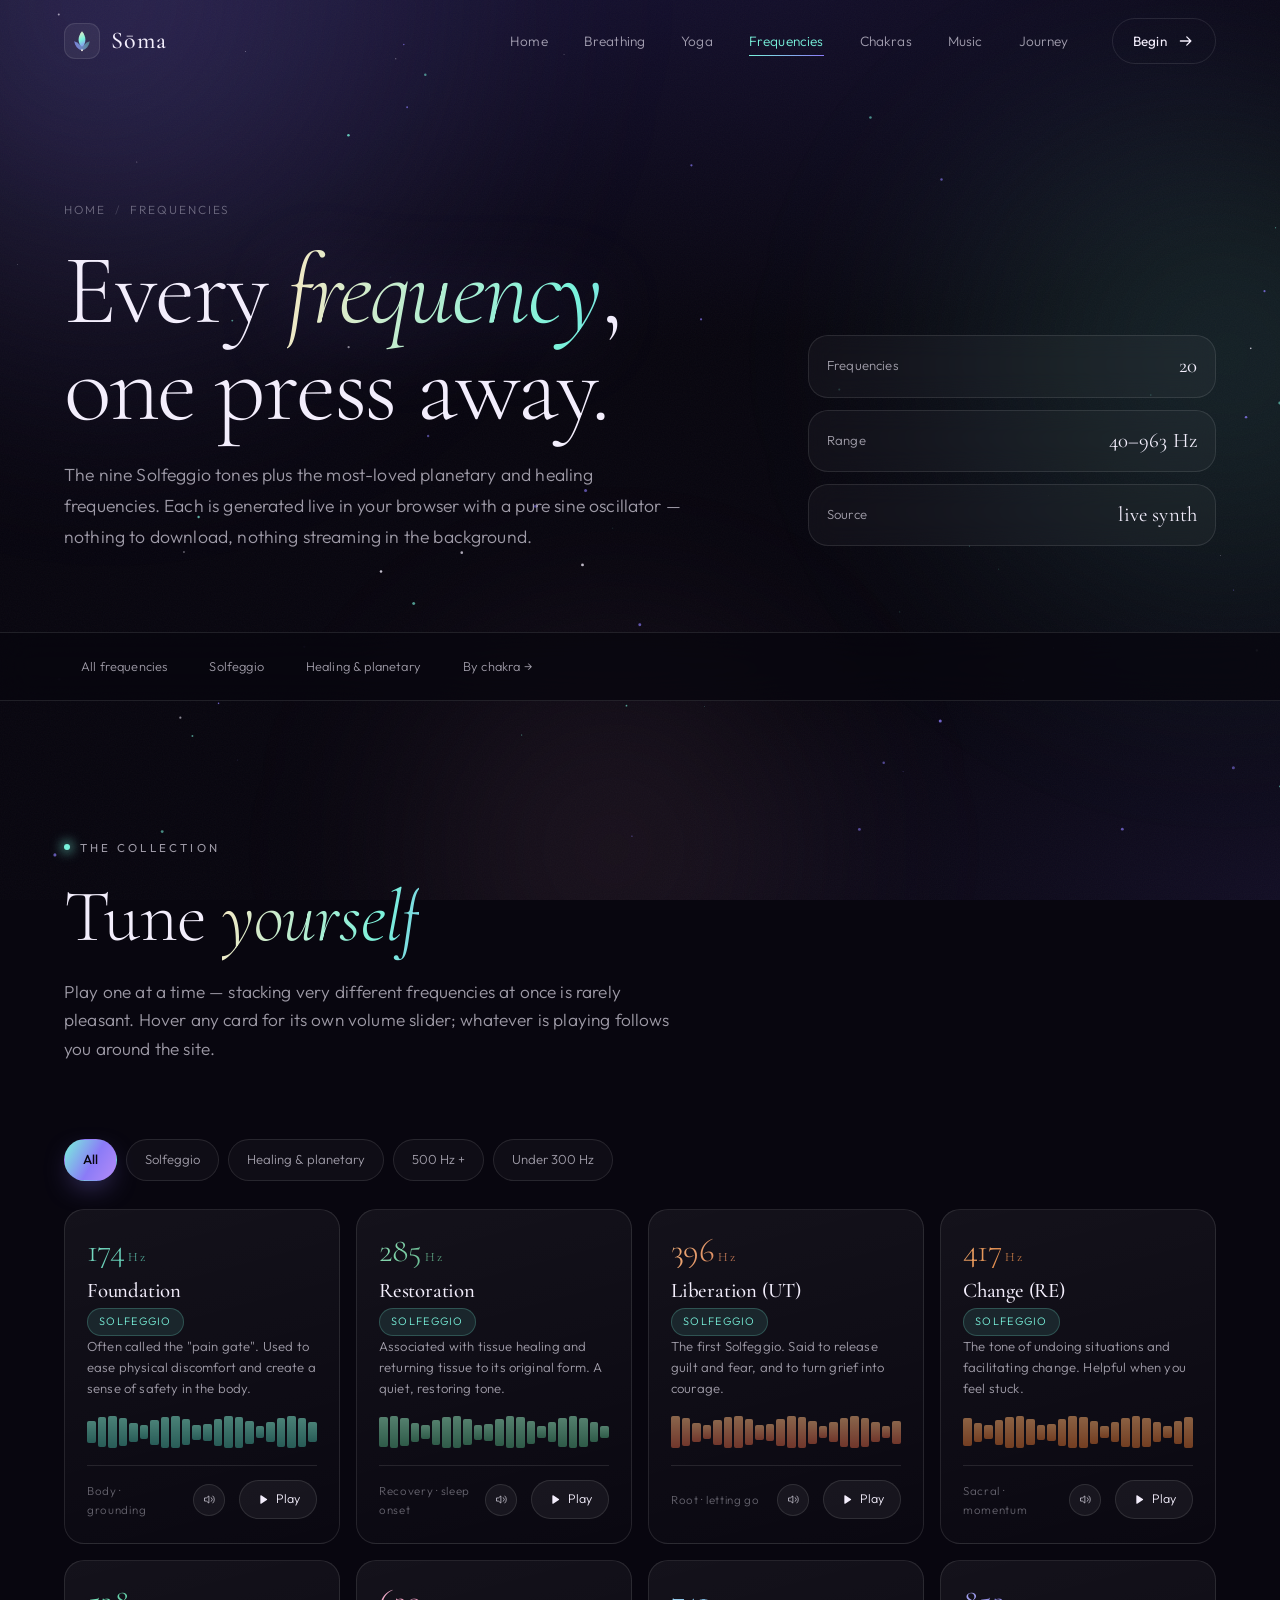
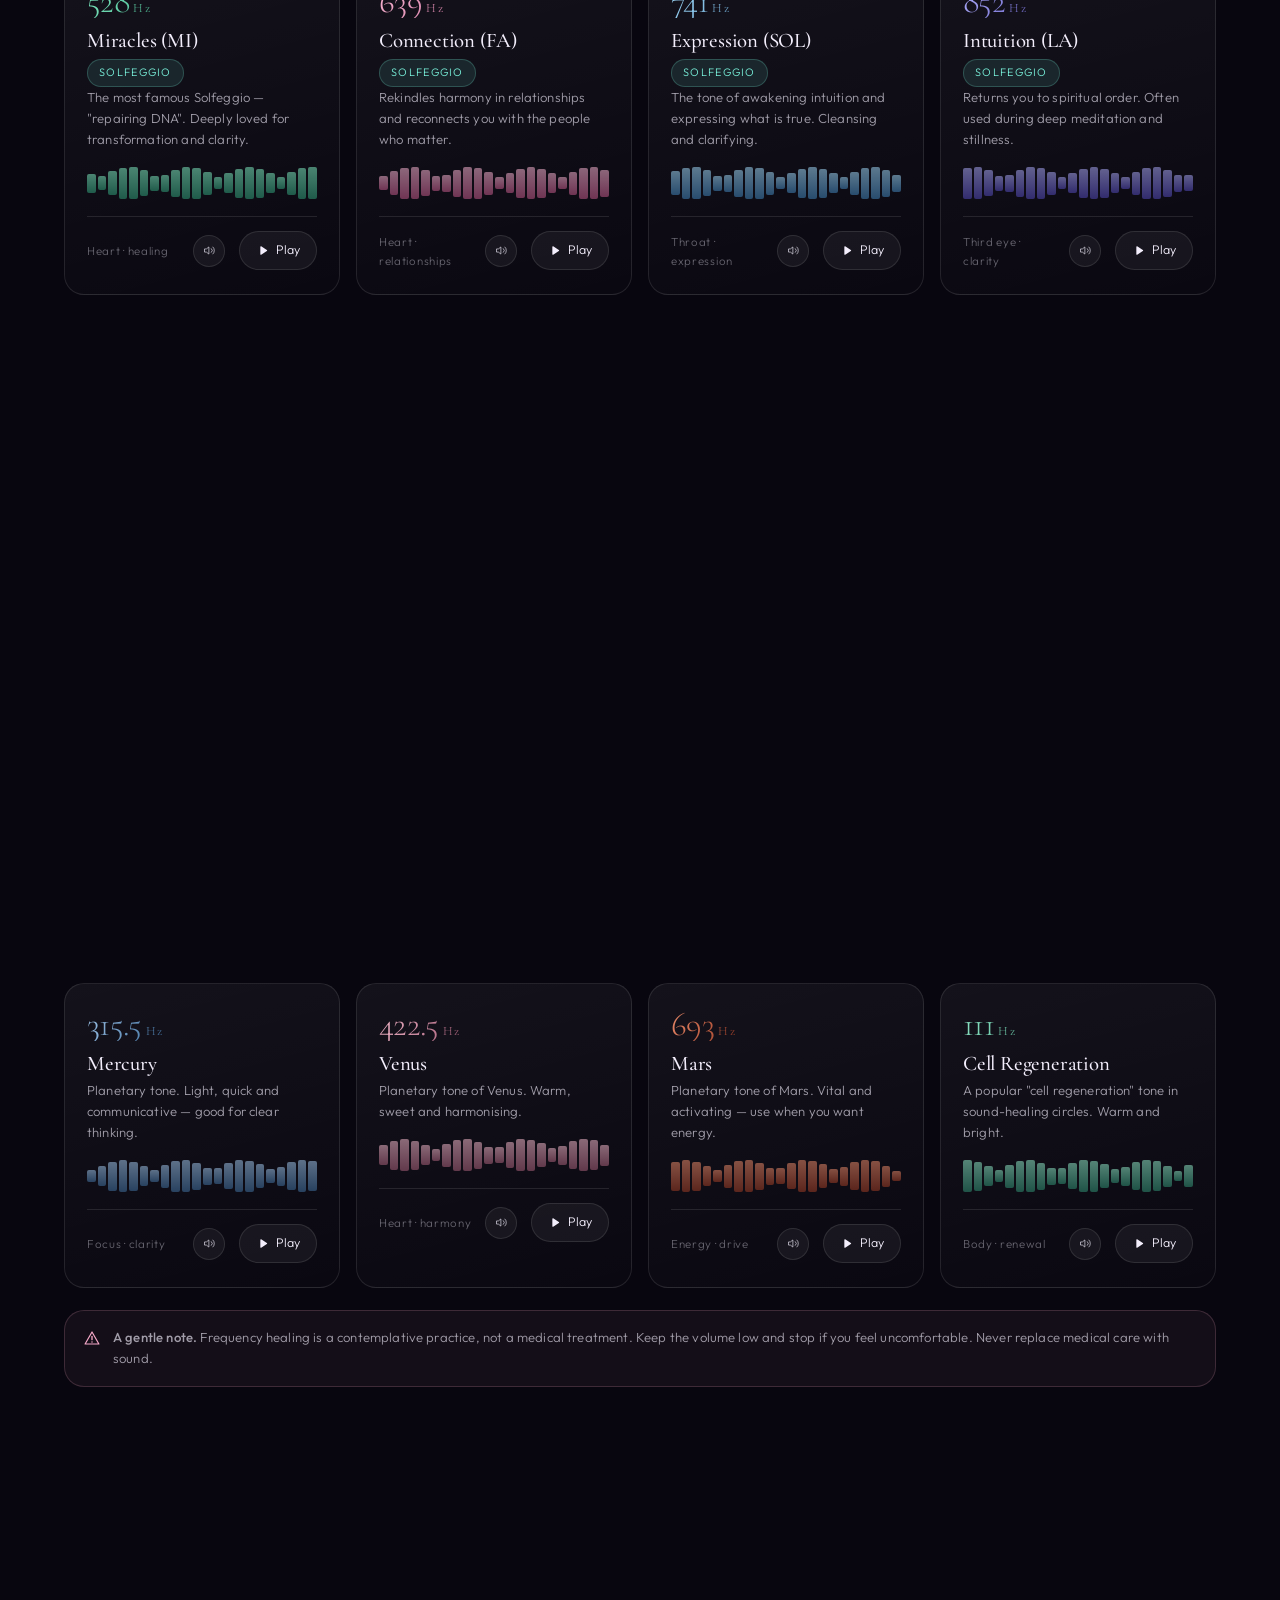
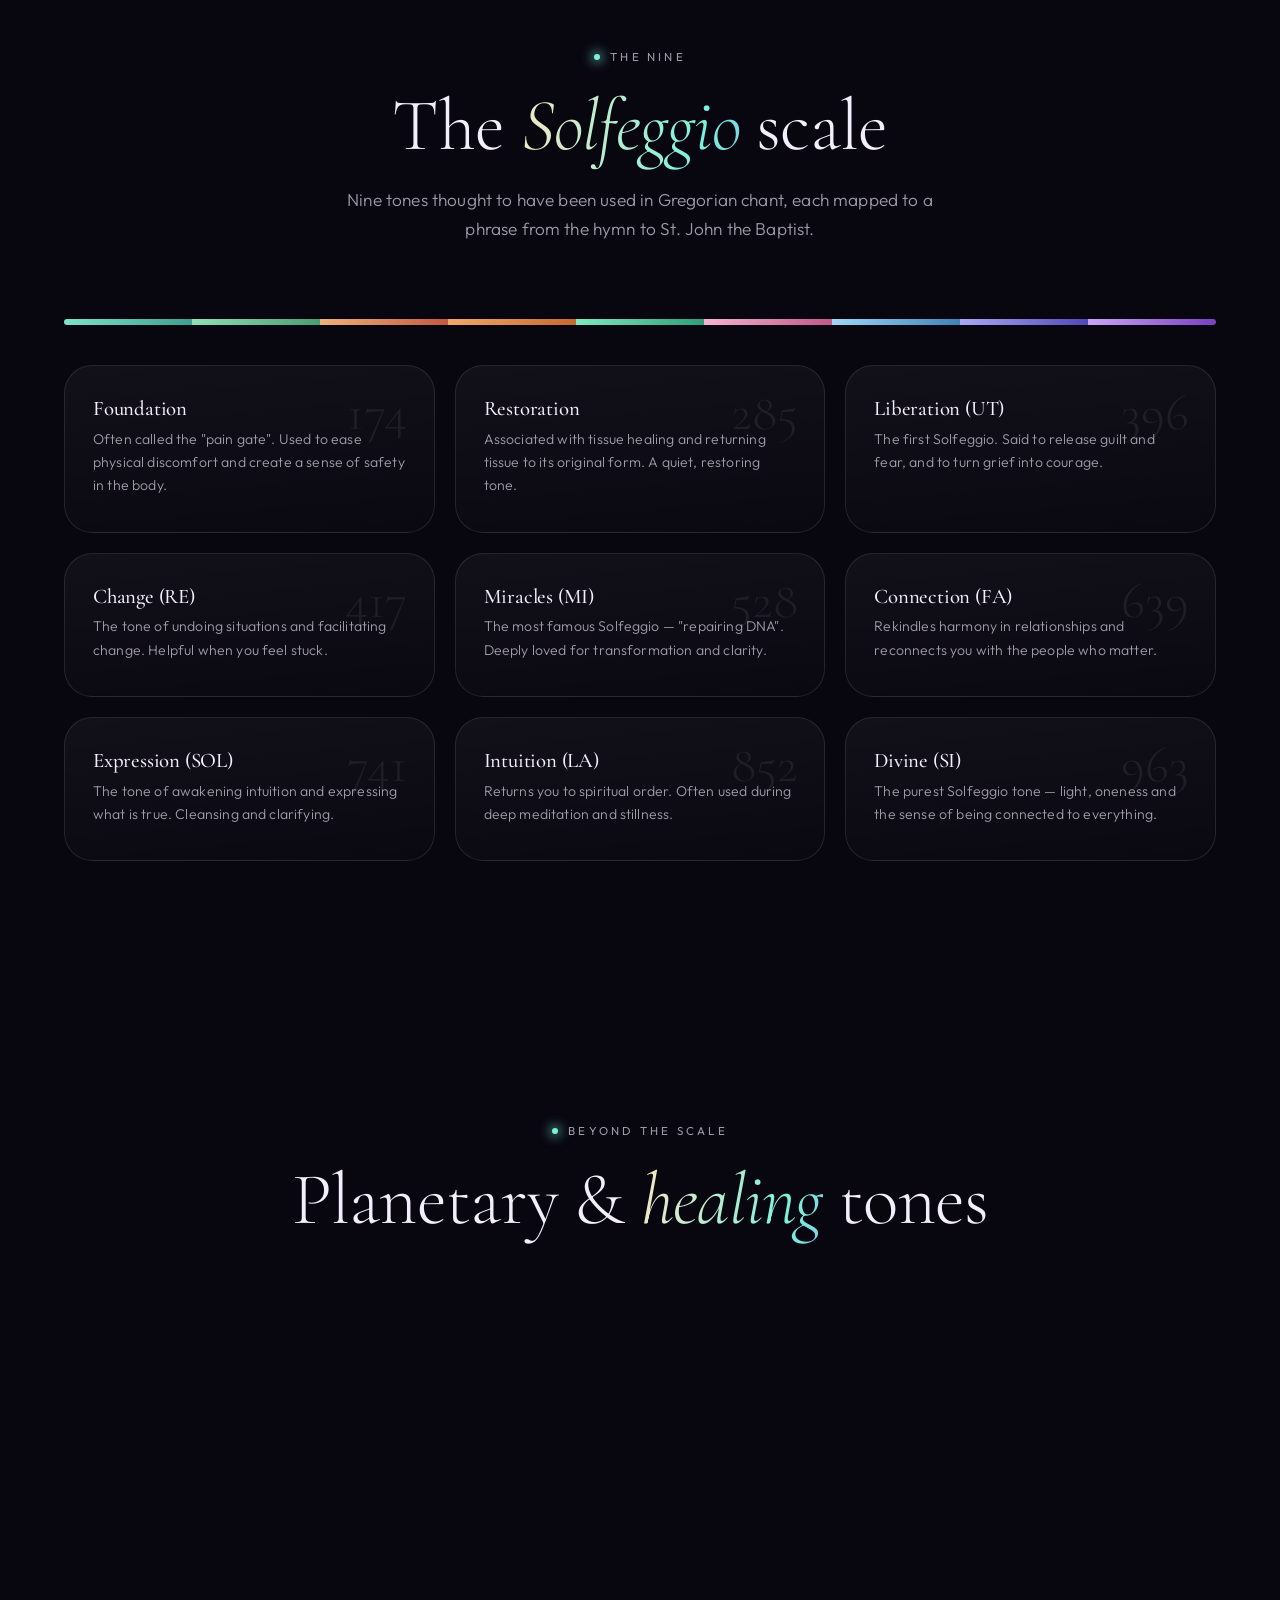
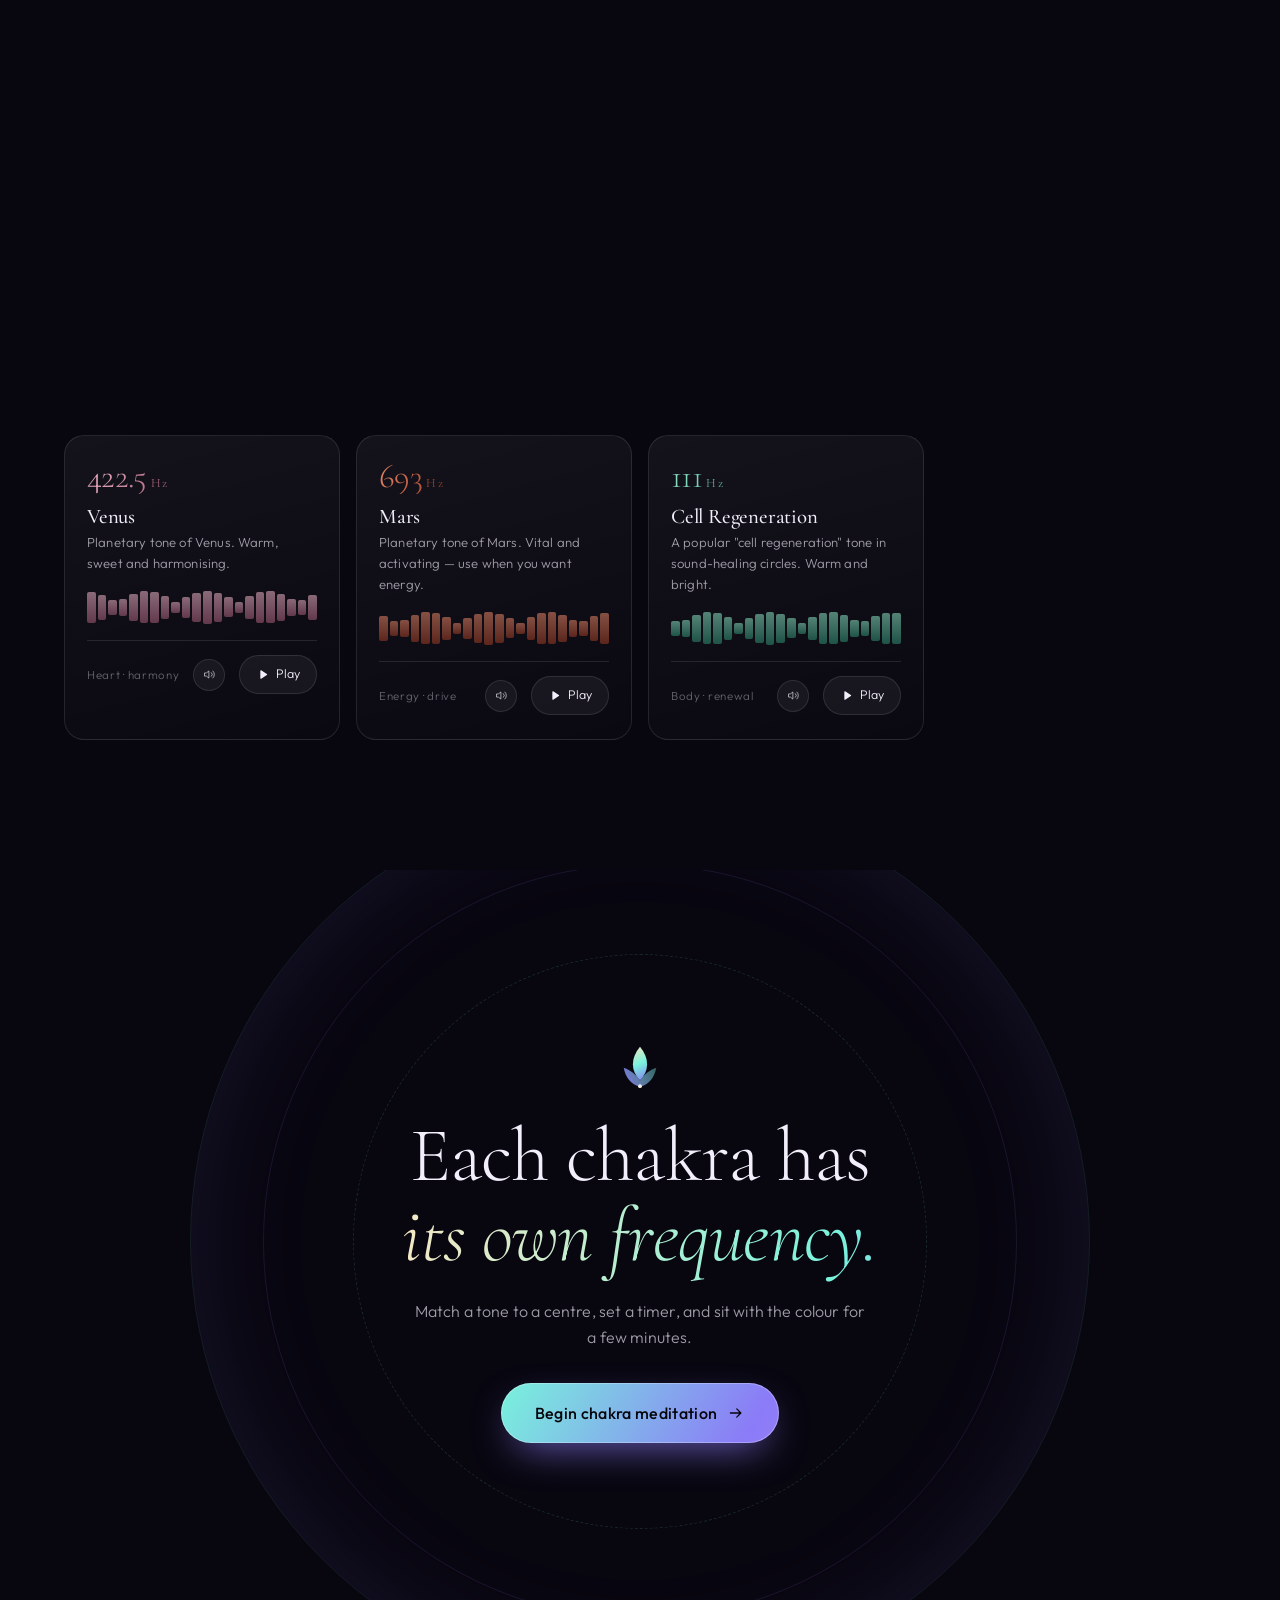
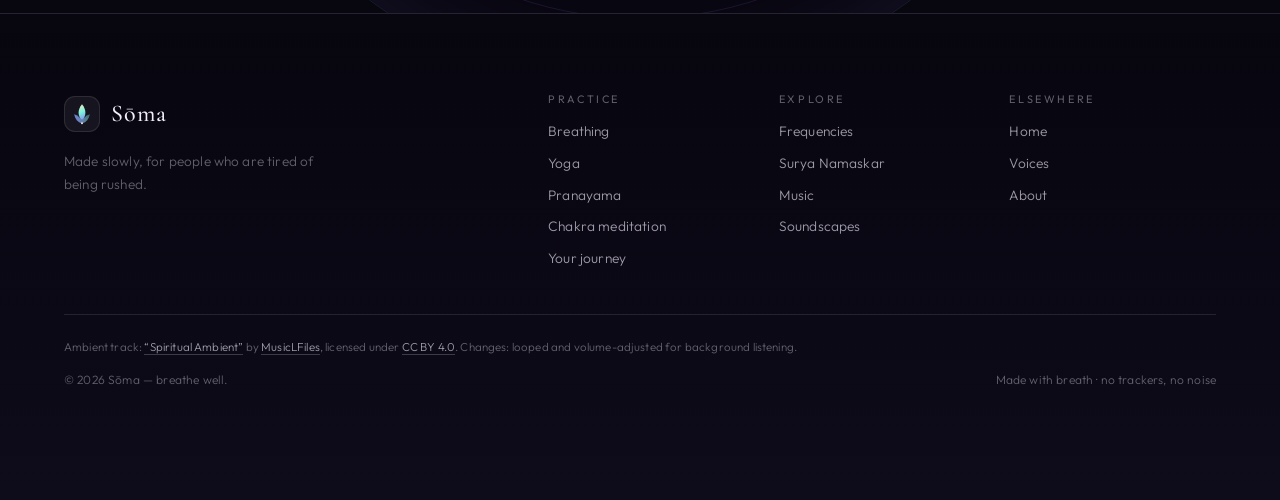
<file: frequencies.html>
<!DOCTYPE html>
<html lang="en">
<head>
<meta charset="UTF-8" />
<meta name="viewport" content="width=device-width, initial-scale=1.0" />
<meta name="theme-color" content="#0a0713" />
<title>Healing Frequencies — Sōma</title>
<meta name="description" content="All Solfeggio tones from 174 Hz to 963 Hz plus planetary and healing frequencies — each playable live in your browser with a gentle sine tone." />
<meta property="og:title" content="Healing Frequencies — Sōma" />
<meta property="og:description" content="All Solfeggio tones from 174 Hz to 963 Hz plus planetary and healing frequencies — each playable live in your browser with a gentle sine tone." />
<meta property="og:type" content="website" />
<link rel="preconnect" href="https://fonts.googleapis.com" />
<link rel="preconnect" href="https://fonts.gstatic.com" crossorigin />
<link href="https://fonts.googleapis.com/css2?family=Cormorant+Garamond:ital,wght@0,300;0,400;0,500;0,600;1,300;1,400&family=Outfit:wght@200;300;400;500;600&display=swap" rel="stylesheet" />
<link rel="icon" href="data:image/svg+xml,%3Csvg xmlns='http://www.w3.org/2000/svg' viewBox='0 0 48 48'%3E%3Crect width='48' height='48' rx='12' fill='%230d0a1a'/%3E%3Cpath d='M24 8c4 5 6 10 6 14.5S28 31 24 34.5c-4-3.5-6-7.5-6-12S20 13 24 8Z' fill='%2379f2dc'/%3E%3Cpath d='M24 36c-3-4-7-7-12-9 1 7 5 11 12 13 7-2 11-6 12-13-5 2-9 5-12 9Z' fill='%238b7bf7'/%3E%3C/svg%3E" />
<link rel="stylesheet" href="styles.css" />
</head>
<body data-page="frequencies">

<!-- ===================== SVG SPRITE (shared) ===================== -->
<svg class="sprite" aria-hidden="true" focusable="false">
  <defs>
    <!-- Brand mark: lotus / breath -->
    <symbol id="logo-mark" viewBox="0 0 48 48">
      <path d="M24 6c4.2 5.1 6.3 10.3 6.3 15.6 0 5.4-2.1 10.1-6.3 14.1-4.2-4-6.3-8.7-6.3-14.1C17.7 16.3 19.8 11.1 24 6Z" fill="url(#lg-a)"/>
      <path d="M24 35.7C20.9 31 16 26.9 9.5 24.6c1.6 8.9 6.4 14.6 14.5 17.1Z" fill="url(#lg-b)" opacity=".95"/>
      <path d="M24 35.7c3.1-4.7 8-8.8 14.5-11.1-1.6 8.9-6.4 14.6-14.5 17.1Z" fill="url(#lg-b)" opacity=".95"/>
      <circle cx="24" cy="41" r="1.7" fill="#f6f1e6"/>
      <linearGradient id="lg-a" x1="17" y1="6" x2="31" y2="36" gradientUnits="userSpaceOnUse">
        <stop stop-color="#f7e8c4"/><stop offset=".5" stop-color="#79f2dc"/><stop offset="1" stop-color="#8b7bf7"/>
      </linearGradient>
      <linearGradient id="lg-b" x1="9" y1="40" x2="39" y2="24" gradientUnits="userSpaceOnUse">
        <stop stop-color="#8b7bf7"/><stop offset="1" stop-color="#79f2dc" stop-opacity=".4"/>
      </linearGradient>
    </symbol>

    <!-- UI icons -->
    <symbol id="i-play" viewBox="0 0 24 24"><path d="M8 5.2v13.6c0 .8.9 1.3 1.6.9l10.4-6.8a1 1 0 0 0 0-1.7L9.6 4.3C8.9 3.9 8 4.4 8 5.2Z" fill="currentColor"/></symbol>
    <symbol id="i-pause" viewBox="0 0 24 24"><rect x="6.5" y="4.5" width="3.6" height="15" rx="1.6" fill="currentColor"/><rect x="13.9" y="4.5" width="3.6" height="15" rx="1.6" fill="currentColor"/></symbol>
    <symbol id="i-reset" viewBox="0 0 24 24"><path d="M12 4.5a7.5 7.5 0 1 0 7.44 8.45" fill="none" stroke="currentColor" stroke-width="1.7" stroke-linecap="round"/><path d="M12 1.8v5.4l3.6-2.7Z" fill="currentColor"/></symbol>
    <symbol id="i-wind" viewBox="0 0 24 24"><path d="M3 8.5h9.5a3 3 0 1 0-3-3M3 13h13a3 3 0 1 1-3 3M3 17.5h5" fill="none" stroke="currentColor" stroke-width="1.6" stroke-linecap="round"/></symbol>
    <symbol id="i-wave" viewBox="0 0 100 30" preserveAspectRatio="none"><path d="M0 15c8-8 16-8 25 0s17 8 25 0 17-8 25 0 17 8 25 0" fill="none" stroke="currentColor" stroke-width="2" stroke-linecap="round"/></symbol>
    <symbol id="i-leaf" viewBox="0 0 24 24"><path d="M20 4C11 4 5 8 5 15a5 5 0 0 0 5 5c7 0 10-6 10-16Z" fill="none" stroke="currentColor" stroke-width="1.6" stroke-linejoin="round"/><path d="M4 20c2.5-5 6-8.5 11-10.5" fill="none" stroke="currentColor" stroke-width="1.6" stroke-linecap="round"/></symbol>
    <symbol id="i-moon" viewBox="0 0 24 24"><path d="M20 14.5A8.5 8.5 0 1 1 9.5 4a7 7 0 0 0 10.5 10.5Z" fill="none" stroke="currentColor" stroke-width="1.6" stroke-linejoin="round"/></symbol>
    <symbol id="i-sun" viewBox="0 0 24 24"><circle cx="12" cy="12" r="4.2" fill="none" stroke="currentColor" stroke-width="1.6"/><path d="M12 2.5v2.2M12 19.3v2.2M2.5 12h2.2M19.3 12h2.2M5.3 5.3l1.6 1.6M17.1 17.1l1.6 1.6M18.7 5.3l-1.6 1.6M6.9 17.1l-1.6 1.6" stroke="currentColor" stroke-width="1.6" stroke-linecap="round"/></symbol>
    <symbol id="i-sparkle" viewBox="0 0 24 24"><path d="M12 2.6c.7 4.7 2.4 6.4 7.1 7.1-4.7.7-6.4 2.4-7.1 7.1-.7-4.7-2.4-6.4-7.1-7.1 4.7-.7 6.4-2.4 7.1-7.1Z" fill="currentColor"/><path d="M18.5 15.2c.3 2 1 2.7 3 3-2 .3-2.7 1-3 3-.3-2-1-2.7-3-3 2-.3 2.7-1 3-3Z" fill="currentColor" opacity=".7"/></symbol>
    <symbol id="i-arrow" viewBox="0 0 24 24"><path d="M4.5 12h14M13 6.5l5.5 5.5-5.5 5.5" fill="none" stroke="currentColor" stroke-width="1.7" stroke-linecap="round" stroke-linejoin="round"/></symbol>
    <symbol id="i-check" viewBox="0 0 24 24"><path d="M5 12.6 9.6 17 19 7.4" fill="none" stroke="currentColor" stroke-width="2" stroke-linecap="round" stroke-linejoin="round"/></symbol>
    <symbol id="i-quote" viewBox="0 0 24 24"><path d="M9.5 5.5C5.9 6.6 4 9 4 12.6V18h6.2v-6.2H7.3c.1-2 .9-3.3 2.2-3.9V5.5Zm10 0C15.9 6.6 14 9 14 12.6V18h6.2v-6.2h-2.9c.1-2 .9-3.3 2.2-3.9V5.5Z" fill="currentColor"/></symbol>
    <symbol id="i-alert" viewBox="0 0 24 24"><path d="M12 4 2.8 20h18.4L12 4Z" fill="none" stroke="currentColor" stroke-width="1.6" stroke-linejoin="round"/><path d="M12 10v4.2" stroke="currentColor" stroke-width="1.8" stroke-linecap="round"/><circle cx="12" cy="17.2" r="1" fill="currentColor"/></symbol>
    <symbol id="i-lotus" viewBox="0 0 24 24"><path d="M12 3.5c2 2.5 3 5 3 7.4 0 2.5-1 4.7-3 6.6-2-1.9-3-4.1-3-6.6 0-2.4 1-4.9 3-7.4Z" fill="none" stroke="currentColor" stroke-width="1.4"/><path d="M12 17.5C10 14.6 7 12.4 3.2 11c.8 4.6 3.3 7.6 7.7 9M12 17.5c2-2.9 5-5.1 8.8-6.5-.8 4.6-3.3 7.6-7.7 9" fill="none" stroke="currentColor" stroke-width="1.4" stroke-linejoin="round"/></symbol>
    <symbol id="i-flame" viewBox="0 0 24 24"><path d="M12 3c3 3.6 6 6.6 6 10.4A6 6 0 0 1 6 13.4C6 9.6 9 6.6 12 3Z" fill="none" stroke="currentColor" stroke-width="1.5" stroke-linejoin="round"/><path d="M12 19.5a2.6 2.6 0 0 0 2.6-2.6c0-1.6-1.2-2.9-2.6-4.6-1.4 1.7-2.6 3-2.6 4.6a2.6 2.6 0 0 0 2.6 2.6Z" fill="currentColor" opacity=".85"/></symbol>
    <symbol id="i-brain" viewBox="0 0 24 24"><path d="M9.5 4.5A3 3 0 0 0 6.5 7.5 3 3 0 0 0 5 13a3 3 0 0 0 1.6 3.9A2.8 2.8 0 0 0 9.5 20h0V4.5Zm5 0A3 3 0 0 1 17.5 7.5 3 3 0 0 1 19 13a3 3 0 0 1-1.6 3.9A2.8 0 0 1 14.5 20h0V4.5Z" fill="none" stroke="currentColor" stroke-width="1.4" stroke-linejoin="round"/><path d="M12 4.5v15.5M9.5 9H7M9.5 13H6.8M14.5 9H17M14.5 13h2.7" stroke="currentColor" stroke-width="1.3" stroke-linecap="round"/></symbol>
    <symbol id="i-heart" viewBox="0 0 24 24"><path d="M12 20s-7.5-4.4-7.5-9.4A4.1 4.1 0 0 1 12 8a4.1 4.1 0 0 1 7.5 2.6C19.5 15.6 12 20 12 20Z" fill="none" stroke="currentColor" stroke-width="1.5" stroke-linejoin="round"/></symbol>
    <symbol id="i-volume" viewBox="0 0 24 24"><path d="M4 9.5h3l4-3.2v11.4l-4-3.2H4Z" fill="none" stroke="currentColor" stroke-width="1.6" stroke-linejoin="round"/><path d="M15 9a4 4 0 0 1 0 6M17.5 6.5a7.5 7.5 0 0 1 0 11" fill="none" stroke="currentColor" stroke-width="1.6" stroke-linecap="round"/></symbol>
    <symbol id="i-stop" viewBox="0 0 24 24"><rect x="6" y="6" width="12" height="12" rx="2.4" fill="currentColor"/></symbol>
    <symbol id="i-close" viewBox="0 0 24 24"><path d="M6.5 6.5l11 11M17.5 6.5l-11 11" fill="none" stroke="currentColor" stroke-width="1.8" stroke-linecap="round"/></symbol>
    <symbol id="i-menu" viewBox="0 0 24 24"><path d="M4 7h16M4 12h16M4 17h16" fill="none" stroke="currentColor" stroke-width="1.8" stroke-linecap="round"/></symbol>
    <symbol id="i-search" viewBox="0 0 24 24"><circle cx="10.8" cy="10.8" r="6.3" fill="none" stroke="currentColor" stroke-width="1.8"/><path d="m15.6 15.6 4.2 4.2" fill="none" stroke="currentColor" stroke-width="1.8" stroke-linecap="round"/></symbol>
    <symbol id="i-minimize" viewBox="0 0 24 24"><path d="M5 19h14M5 14.5h14" fill="none" stroke="currentColor" stroke-width="1.8" stroke-linecap="round"/></symbol>
    <symbol id="i-pip" viewBox="0 0 24 24"><rect x="2.5" y="5" width="19" height="14" rx="2.4" fill="none" stroke="currentColor" stroke-width="1.6"/><rect x="8.5" y="12" width="10" height="7" rx="1.6" fill="currentColor" opacity=".9"/></symbol>
    <symbol id="i-music" viewBox="0 0 24 24"><path d="M9 17.5V6.4l9-2.1v10.9" fill="none" stroke="currentColor" stroke-width="1.6" stroke-linejoin="round"/><circle cx="6.6" cy="17.6" r="2.6" fill="none" stroke="currentColor" stroke-width="1.6"/><circle cx="15.6" cy="15.4" r="2.6" fill="none" stroke="currentColor" stroke-width="1.6"/></symbol>
    <symbol id="i-back15" viewBox="0 0 24 24"><path d="M11.5 5.2 8.2 8.4l3.3 3.2" fill="none" stroke="currentColor" stroke-width="1.7" stroke-linecap="round" stroke-linejoin="round"/><path d="M8.6 8.4h5.1a6.1 6.1 0 1 1-6.1 6.1" fill="none" stroke="currentColor" stroke-width="1.7" stroke-linecap="round"/><text x="13" y="16.4" font-size="6.4" text-anchor="middle" fill="currentColor" stroke="none" font-family="Outfit, sans-serif" font-weight="500">15</text></symbol>
    <symbol id="i-fwd15" viewBox="0 0 24 24"><path d="M12.5 5.2 15.8 8.4l-3.3 3.2" fill="none" stroke="currentColor" stroke-width="1.7" stroke-linecap="round" stroke-linejoin="round"/><path d="M15.4 8.4H10.3a6.1 6.1 0 1 0 6.1 6.1" fill="none" stroke="currentColor" stroke-width="1.7" stroke-linecap="round"/><text x="9.4" y="16.4" font-size="6.4" text-anchor="middle" fill="currentColor" stroke="none" font-family="Outfit, sans-serif" font-weight="500">15</text></symbol>
    <symbol id="i-mute" viewBox="0 0 24 24"><path d="M4 9.5h3l4-3.2v11.4l-4-3.2H4Z" fill="none" stroke="currentColor" stroke-width="1.6" stroke-linejoin="round"/><path d="M15.5 9.5 20 14M20 9.5 15.5 14" fill="none" stroke="currentColor" stroke-width="1.6" stroke-linecap="round"/></symbol>
    <symbol id="i-loop" viewBox="0 0 24 24"><path d="M4.5 10.2A6 6 0 0 1 16 6.6l2.4 2.4M19.5 13.8A6 6 0 0 1 8 17.4l-2.4-2.4" fill="none" stroke="currentColor" stroke-width="1.7" stroke-linecap="round"/><path d="M18.6 4.8v4.2h-4.2M5.4 19.2v-4.2h4.2" fill="none" stroke="currentColor" stroke-width="1.7" stroke-linecap="round" stroke-linejoin="round"/></symbol>
    <symbol id="i-fullscreen" viewBox="0 0 24 24"><path d="M4 9V4h5M20 9V4h-5M4 15v5h5M20 15v5h-5" fill="none" stroke="currentColor" stroke-width="1.8" stroke-linecap="round" stroke-linejoin="round"/></symbol>
    <symbol id="i-theatre" viewBox="0 0 24 24"><rect x="3.5" y="6.5" width="17" height="11" rx="2" fill="none" stroke="currentColor" stroke-width="1.6"/><path d="M3.5 10.5h17" stroke="currentColor" stroke-width="1.6"/></symbol>
    <symbol id="i-caption" viewBox="0 0 24 24"><rect x="3.5" y="5.5" width="17" height="13" rx="2.5" fill="none" stroke="currentColor" stroke-width="1.6"/><path d="M10 10.4a2.4 2.4 0 1 0 0 3.2M17 10.4a2.4 2.4 0 1 0 0 3.2" fill="none" stroke="currentColor" stroke-width="1.6" stroke-linecap="round"/></symbol>
    <symbol id="i-share" viewBox="0 0 24 24"><path d="M14.5 4.8 19.5 9l-5 4.2V10.6c-4.6 0-7.4 1.7-9 4.6.2-5.3 3.2-8.4 9-8.6Z" fill="none" stroke="currentColor" stroke-width="1.6" stroke-linejoin="round"/></symbol>
    <symbol id="i-prev" viewBox="0 0 24 24"><path d="M6.5 5v14" stroke="currentColor" stroke-width="1.8" stroke-linecap="round"/><path d="M19 6.4v11.2c0 .8-.9 1.3-1.6.9l-8.6-5.6a1.1 1.1 0 0 1 0-1.8l8.6-5.6c.7-.4 1.6.1 1.6.9Z" fill="currentColor"/></symbol>
    <symbol id="i-next" viewBox="0 0 24 24"><path d="M17.5 5v14" stroke="currentColor" stroke-width="1.8" stroke-linecap="round"/><path d="M5 6.4v11.2c0 .8.9 1.3 1.6.9l8.6-5.6a1.1 1.1 0 0 0 0-1.8L6.6 5.5C5.9 5.1 5 5.6 5 6.4Z" fill="currentColor"/></symbol>
    <symbol id="i-plus" viewBox="0 0 24 24"><path d="M12 5.5v13M5.5 12h13" fill="none" stroke="currentColor" stroke-width="1.8" stroke-linecap="round"/></symbol>
  </defs>
</svg>

<!-- ===================== BACKDROP ===================== -->
<div class="backdrop" aria-hidden="true">
  <div class="aurora aurora--1"></div>
  <div class="aurora aurora--2"></div>
  <div class="aurora aurora--3"></div>
  <div class="grain"></div>
  <canvas id="stars"></canvas>
</div>

<!-- ===================== NAV ===================== -->
<header class="nav" id="nav">
  <div class="nav__inner">
    <a href="index.html" class="brand" aria-label="Sōma home">
      <span class="brand__mark"><svg viewBox="0 0 48 48"><use href="#logo-mark"/></svg></span>
      <span class="brand__word">Sōma</span>
    </a>
    <nav class="nav__links" aria-label="Primary">
      <a href="index.html">Home</a>
      <a href="breathing.html">Breathing</a>
      <a href="yoga.html">Yoga</a>
      <a href="frequencies.html" class="is-current" aria-current="page">Frequencies</a>
      <a href="chakras.html">Chakras</a>
      <a href="music.html">Music</a>
      <a href="journey.html">Journey</a>
    </nav>
    <a href="breathing.html" class="btn btn--ghost nav__cta">
      <span>Begin</span><svg viewBox="0 0 24 24" class="ico"><use href="#i-arrow"/></svg>
    </a>
    <button class="nav__burger" aria-label="Open menu" aria-expanded="false"><span></span></button>
  </div>
</header>

<main id="top">
<section class="page-hero">
    <div>
      <p class="breadcrumb reveal"><a href="index.html">Home</a><span>/</span>Frequencies</p>
      <h1 class="page-hero__title reveal" data-delay="80">Every <em>frequency</em>,<br />one press away.</h1>
      <p class="page-hero__lead reveal" data-delay="160">
        The nine Solfeggio tones plus the most-loved planetary and healing frequencies.
        Each is generated live in your browser with a pure sine oscillator — nothing to download,
        nothing streaming in the background.
      </p>
    </div>
    <div class="page-hero__aside">
      <div class="stat-pill reveal" data-delay="220"><span>Frequencies</span><b>20</b></div>
      <div class="stat-pill reveal" data-delay="300"><span>Range</span><b>40–963 Hz</b></div>
      <div class="stat-pill reveal" data-delay="380"><span>Source</span><b>live synth</b></div>
    </div>
  </section>

  <nav class="subnav" aria-label="Frequency sections">
    <a href="#all">All frequencies</a>
    <a href="#solfeggio">Solfeggio</a>
    <a href="#healing">Healing &amp; planetary</a>
    <a href="chakras.html">By chakra →</a>
  </nav>

  <section class="section" id="all">
    <div class="section__head">
      <p class="eyebrow reveal"><span class="eyebrow__dot"></span> The collection</p>
      <h2 class="section__title reveal">Tune <em>yourself</em></h2>
      <p class="section__lead reveal">Play one at a time — stacking very different frequencies at once is rarely pleasant. Hover any card for its own volume slider; whatever is playing follows you around the site.</p>
    </div>

    <div class="freq-toolbar reveal">
      <button class="chip is-active" data-filter="all">All</button>
      <button class="chip" data-filter="solfeggio">Solfeggio</button>
      <button class="chip" data-filter="healing">Healing &amp; planetary</button>
      <button class="chip" data-filter="high">500 Hz +</button>
      <button class="chip" data-filter="low">Under 300 Hz</button>
    </div>

    <div class="freq-grid" id="freqGrid">

      <article class="freq reveal" data-hz="174" data-name="Foundation" data-c1="#7de3c9" data-c2="#3f9f8f" data-delay="0" style="--c1:#7de3c9;--c2:#3f9f8f">
        <div class="freq__top">
          <div>
            <div class="freq__hz">174<small> Hz</small></div>
            <h3>Foundation</h3>
            <span class="tag">Solfeggio</span>
          </div>
        </div>
        <p>Often called the "pain gate". Used to ease physical discomfort and create a sense of safety in the body.</p>
        <div class="freq__wave" aria-hidden="true"><i style="animation-delay:-0.09s;height:64%"></i><i style="animation-delay:-0.15s;height:88%"></i><i style="animation-delay:-0.21s;height:95%"></i><i style="animation-delay:-0.27s;height:83%"></i><i style="animation-delay:-0.33s;height:55%"></i><i style="animation-delay:-0.39s;height:40%"></i><i style="animation-delay:-0.45s;height:72%"></i><i style="animation-delay:-0.51s;height:92%"></i><i style="animation-delay:-0.57s;height:93%"></i><i style="animation-delay:-0.63s;height:76%"></i><i style="animation-delay:-0.69s;height:45%"></i><i style="animation-delay:-0.75s;height:50%"></i><i style="animation-delay:-0.81s;height:80%"></i><i style="animation-delay:-0.87s;height:94%"></i><i style="animation-delay:-0.93s;height:90%"></i><i style="animation-delay:-0.99s;height:68%"></i><i style="animation-delay:-1.05s;height:35%"></i><i style="animation-delay:-1.11s;height:60%"></i><i style="animation-delay:-1.17s;height:86%"></i><i style="animation-delay:-1.23s;height:95%"></i><i style="animation-delay:-1.29s;height:85%"></i><i style="animation-delay:-1.35s;height:59%"></i></div>
        <div class="freq__foot">
          <span class="freq__use">Body · grounding</span>
          <div class="freq__controls">
            <div class="freq__vol">
              <button class="freq__volbtn" type="button" aria-label="Volume for 174 hertz Foundation" aria-expanded="false">
                <svg viewBox="0 0 24 24" class="ico"><use href="#i-volume"></use></svg>
              </button>
              <input class="freq__volrange" type="range" min="0" max="100" value="35"
                aria-label="Volume for 174 hertz" data-hz="174" />
            </div>
            <button class="freq__play" aria-label="Play 174 hertz Foundation" aria-pressed="false">
              <svg viewBox="0 0 24 24" class="ico"><use href="#i-play"></use></svg> <span>Play</span>
            </button>
          </div>
        </div>
      </article>

      <article class="freq reveal" data-hz="285" data-name="Restoration" data-c1="#8fe0b8" data-c2="#4a9c74" data-delay="70" style="--c1:#8fe0b8;--c2:#4a9c74">
        <div class="freq__top">
          <div>
            <div class="freq__hz">285<small> Hz</small></div>
            <h3>Restoration</h3>
            <span class="tag">Solfeggio</span>
          </div>
        </div>
        <p>Associated with tissue healing and returning tissue to its original form. A quiet, restoring tone.</p>
        <div class="freq__wave" aria-hidden="true"><i style="animation-delay:-0.18s;height:88%"></i><i style="animation-delay:-0.24s;height:95%"></i><i style="animation-delay:-0.30s;height:83%"></i><i style="animation-delay:-0.36s;height:55%"></i><i style="animation-delay:-0.42s;height:40%"></i><i style="animation-delay:-0.48s;height:72%"></i><i style="animation-delay:-0.54s;height:92%"></i><i style="animation-delay:-0.60s;height:93%"></i><i style="animation-delay:-0.66s;height:76%"></i><i style="animation-delay:-0.72s;height:45%"></i><i style="animation-delay:-0.78s;height:50%"></i><i style="animation-delay:-0.84s;height:80%"></i><i style="animation-delay:-0.90s;height:94%"></i><i style="animation-delay:-0.96s;height:90%"></i><i style="animation-delay:-1.02s;height:68%"></i><i style="animation-delay:-1.08s;height:35%"></i><i style="animation-delay:-1.14s;height:60%"></i><i style="animation-delay:-1.20s;height:86%"></i><i style="animation-delay:-1.26s;height:95%"></i><i style="animation-delay:-1.32s;height:85%"></i><i style="animation-delay:-1.38s;height:59%"></i><i style="animation-delay:-1.44s;height:35%"></i></div>
        <div class="freq__foot">
          <span class="freq__use">Recovery · sleep onset</span>
          <div class="freq__controls">
            <div class="freq__vol">
              <button class="freq__volbtn" type="button" aria-label="Volume for 285 hertz Restoration" aria-expanded="false">
                <svg viewBox="0 0 24 24" class="ico"><use href="#i-volume"></use></svg>
              </button>
              <input class="freq__volrange" type="range" min="0" max="100" value="35"
                aria-label="Volume for 285 hertz" data-hz="285" />
            </div>
            <button class="freq__play" aria-label="Play 285 hertz Restoration" aria-pressed="false">
              <svg viewBox="0 0 24 24" class="ico"><use href="#i-play"></use></svg> <span>Play</span>
            </button>
          </div>
        </div>
      </article>

      <article class="freq reveal" data-hz="396" data-name="Liberation (UT)" data-c1="#f0b07a" data-c2="#c25a3f" data-delay="140" style="--c1:#f0b07a;--c2:#c25a3f">
        <div class="freq__top">
          <div>
            <div class="freq__hz">396<small> Hz</small></div>
            <h3>Liberation (UT)</h3>
            <span class="tag">Solfeggio</span>
          </div>
        </div>
        <p>The first Solfeggio. Said to release guilt and fear, and to turn grief into courage.</p>
        <div class="freq__wave" aria-hidden="true"><i style="animation-delay:-0.27s;height:95%"></i><i style="animation-delay:-0.33s;height:83%"></i><i style="animation-delay:-0.39s;height:55%"></i><i style="animation-delay:-0.45s;height:40%"></i><i style="animation-delay:-0.51s;height:72%"></i><i style="animation-delay:-0.57s;height:92%"></i><i style="animation-delay:-0.63s;height:93%"></i><i style="animation-delay:-0.69s;height:76%"></i><i style="animation-delay:-0.75s;height:45%"></i><i style="animation-delay:-0.81s;height:50%"></i><i style="animation-delay:-0.87s;height:80%"></i><i style="animation-delay:-0.93s;height:94%"></i><i style="animation-delay:-0.99s;height:90%"></i><i style="animation-delay:-1.05s;height:68%"></i><i style="animation-delay:-1.11s;height:35%"></i><i style="animation-delay:-1.17s;height:60%"></i><i style="animation-delay:-1.23s;height:86%"></i><i style="animation-delay:-1.29s;height:95%"></i><i style="animation-delay:-1.35s;height:85%"></i><i style="animation-delay:-1.41s;height:59%"></i><i style="animation-delay:-1.47s;height:35%"></i><i style="animation-delay:-1.53s;height:68%"></i></div>
        <div class="freq__foot">
          <span class="freq__use">Root · letting go</span>
          <div class="freq__controls">
            <div class="freq__vol">
              <button class="freq__volbtn" type="button" aria-label="Volume for 396 hertz Liberation (UT)" aria-expanded="false">
                <svg viewBox="0 0 24 24" class="ico"><use href="#i-volume"></use></svg>
              </button>
              <input class="freq__volrange" type="range" min="0" max="100" value="35"
                aria-label="Volume for 396 hertz" data-hz="396" />
            </div>
            <button class="freq__play" aria-label="Play 396 hertz Liberation (UT)" aria-pressed="false">
              <svg viewBox="0 0 24 24" class="ico"><use href="#i-play"></use></svg> <span>Play</span>
            </button>
          </div>
        </div>
      </article>

      <article class="freq reveal" data-hz="417" data-name="Change (RE)" data-c1="#f2a86a" data-c2="#c7682e" data-delay="210" style="--c1:#f2a86a;--c2:#c7682e">
        <div class="freq__top">
          <div>
            <div class="freq__hz">417<small> Hz</small></div>
            <h3>Change (RE)</h3>
            <span class="tag">Solfeggio</span>
          </div>
        </div>
        <p>The tone of undoing situations and facilitating change. Helpful when you feel stuck.</p>
        <div class="freq__wave" aria-hidden="true"><i style="animation-delay:-0.36s;height:83%"></i><i style="animation-delay:-0.42s;height:55%"></i><i style="animation-delay:-0.48s;height:40%"></i><i style="animation-delay:-0.54s;height:72%"></i><i style="animation-delay:-0.60s;height:92%"></i><i style="animation-delay:-0.66s;height:93%"></i><i style="animation-delay:-0.72s;height:76%"></i><i style="animation-delay:-0.78s;height:45%"></i><i style="animation-delay:-0.84s;height:50%"></i><i style="animation-delay:-0.90s;height:80%"></i><i style="animation-delay:-0.96s;height:94%"></i><i style="animation-delay:-1.02s;height:90%"></i><i style="animation-delay:-1.08s;height:68%"></i><i style="animation-delay:-1.14s;height:35%"></i><i style="animation-delay:-1.20s;height:60%"></i><i style="animation-delay:-1.26s;height:86%"></i><i style="animation-delay:-1.32s;height:95%"></i><i style="animation-delay:-1.38s;height:85%"></i><i style="animation-delay:-1.44s;height:59%"></i><i style="animation-delay:-1.50s;height:35%"></i><i style="animation-delay:-1.56s;height:68%"></i><i style="animation-delay:-1.62s;height:90%"></i></div>
        <div class="freq__foot">
          <span class="freq__use">Sacral · momentum</span>
          <div class="freq__controls">
            <div class="freq__vol">
              <button class="freq__volbtn" type="button" aria-label="Volume for 417 hertz Change (RE)" aria-expanded="false">
                <svg viewBox="0 0 24 24" class="ico"><use href="#i-volume"></use></svg>
              </button>
              <input class="freq__volrange" type="range" min="0" max="100" value="35"
                aria-label="Volume for 417 hertz" data-hz="417" />
            </div>
            <button class="freq__play" aria-label="Play 417 hertz Change (RE)" aria-pressed="false">
              <svg viewBox="0 0 24 24" class="ico"><use href="#i-play"></use></svg> <span>Play</span>
            </button>
          </div>
        </div>
      </article>

      <article class="freq reveal" data-hz="528" data-name="Miracles (MI)" data-c1="#7fe9c0" data-c2="#2f9d78" data-delay="0" style="--c1:#7fe9c0;--c2:#2f9d78">
        <div class="freq__top">
          <div>
            <div class="freq__hz">528<small> Hz</small></div>
            <h3>Miracles (MI)</h3>
            <span class="tag">Solfeggio</span>
          </div>
        </div>
        <p>The most famous Solfeggio — "repairing DNA". Deeply loved for transformation and clarity.</p>
        <div class="freq__wave" aria-hidden="true"><i style="animation-delay:-0.45s;height:55%"></i><i style="animation-delay:-0.51s;height:40%"></i><i style="animation-delay:-0.57s;height:72%"></i><i style="animation-delay:-0.63s;height:92%"></i><i style="animation-delay:-0.69s;height:93%"></i><i style="animation-delay:-0.75s;height:76%"></i><i style="animation-delay:-0.81s;height:45%"></i><i style="animation-delay:-0.87s;height:50%"></i><i style="animation-delay:-0.93s;height:80%"></i><i style="animation-delay:-0.99s;height:94%"></i><i style="animation-delay:-1.05s;height:90%"></i><i style="animation-delay:-1.11s;height:68%"></i><i style="animation-delay:-1.17s;height:35%"></i><i style="animation-delay:-1.23s;height:60%"></i><i style="animation-delay:-1.29s;height:86%"></i><i style="animation-delay:-1.35s;height:95%"></i><i style="animation-delay:-1.41s;height:85%"></i><i style="animation-delay:-1.47s;height:59%"></i><i style="animation-delay:-1.53s;height:35%"></i><i style="animation-delay:-1.59s;height:68%"></i><i style="animation-delay:-1.65s;height:90%"></i><i style="animation-delay:-1.71s;height:94%"></i></div>
        <div class="freq__foot">
          <span class="freq__use">Heart · healing</span>
          <div class="freq__controls">
            <div class="freq__vol">
              <button class="freq__volbtn" type="button" aria-label="Volume for 528 hertz Miracles (MI)" aria-expanded="false">
                <svg viewBox="0 0 24 24" class="ico"><use href="#i-volume"></use></svg>
              </button>
              <input class="freq__volrange" type="range" min="0" max="100" value="35"
                aria-label="Volume for 528 hertz" data-hz="528" />
            </div>
            <button class="freq__play" aria-label="Play 528 hertz Miracles (MI)" aria-pressed="false">
              <svg viewBox="0 0 24 24" class="ico"><use href="#i-play"></use></svg> <span>Play</span>
            </button>
          </div>
        </div>
      </article>

      <article class="freq reveal" data-hz="639" data-name="Connection (FA)" data-c1="#f5b3d0" data-c2="#c05788" data-delay="70" style="--c1:#f5b3d0;--c2:#c05788">
        <div class="freq__top">
          <div>
            <div class="freq__hz">639<small> Hz</small></div>
            <h3>Connection (FA)</h3>
            <span class="tag">Solfeggio</span>
          </div>
        </div>
        <p>Rekindles harmony in relationships and reconnects you with the people who matter.</p>
        <div class="freq__wave" aria-hidden="true"><i style="animation-delay:-0.54s;height:40%"></i><i style="animation-delay:-0.60s;height:72%"></i><i style="animation-delay:-0.66s;height:92%"></i><i style="animation-delay:-0.72s;height:93%"></i><i style="animation-delay:-0.78s;height:76%"></i><i style="animation-delay:-0.84s;height:45%"></i><i style="animation-delay:-0.90s;height:50%"></i><i style="animation-delay:-0.96s;height:80%"></i><i style="animation-delay:-1.02s;height:94%"></i><i style="animation-delay:-1.08s;height:90%"></i><i style="animation-delay:-1.14s;height:68%"></i><i style="animation-delay:-1.20s;height:35%"></i><i style="animation-delay:-1.26s;height:60%"></i><i style="animation-delay:-1.32s;height:86%"></i><i style="animation-delay:-1.38s;height:95%"></i><i style="animation-delay:-1.44s;height:85%"></i><i style="animation-delay:-1.50s;height:59%"></i><i style="animation-delay:-1.56s;height:35%"></i><i style="animation-delay:-1.62s;height:68%"></i><i style="animation-delay:-1.68s;height:90%"></i><i style="animation-delay:-1.74s;height:94%"></i><i style="animation-delay:-1.80s;height:79%"></i></div>
        <div class="freq__foot">
          <span class="freq__use">Heart · relationships</span>
          <div class="freq__controls">
            <div class="freq__vol">
              <button class="freq__volbtn" type="button" aria-label="Volume for 639 hertz Connection (FA)" aria-expanded="false">
                <svg viewBox="0 0 24 24" class="ico"><use href="#i-volume"></use></svg>
              </button>
              <input class="freq__volrange" type="range" min="0" max="100" value="35"
                aria-label="Volume for 639 hertz" data-hz="639" />
            </div>
            <button class="freq__play" aria-label="Play 639 hertz Connection (FA)" aria-pressed="false">
              <svg viewBox="0 0 24 24" class="ico"><use href="#i-play"></use></svg> <span>Play</span>
            </button>
          </div>
        </div>
      </article>

      <article class="freq reveal" data-hz="741" data-name="Expression (SOL)" data-c1="#9fd6f5" data-c2="#3f82b8" data-delay="140" style="--c1:#9fd6f5;--c2:#3f82b8">
        <div class="freq__top">
          <div>
            <div class="freq__hz">741<small> Hz</small></div>
            <h3>Expression (SOL)</h3>
            <span class="tag">Solfeggio</span>
          </div>
        </div>
        <p>The tone of awakening intuition and expressing what is true. Cleansing and clarifying.</p>
        <div class="freq__wave" aria-hidden="true"><i style="animation-delay:-0.00s;height:72%"></i><i style="animation-delay:-0.06s;height:92%"></i><i style="animation-delay:-0.12s;height:93%"></i><i style="animation-delay:-0.18s;height:76%"></i><i style="animation-delay:-0.24s;height:45%"></i><i style="animation-delay:-0.30s;height:50%"></i><i style="animation-delay:-0.36s;height:80%"></i><i style="animation-delay:-0.42s;height:94%"></i><i style="animation-delay:-0.48s;height:90%"></i><i style="animation-delay:-0.54s;height:68%"></i><i style="animation-delay:-0.60s;height:35%"></i><i style="animation-delay:-0.66s;height:60%"></i><i style="animation-delay:-0.72s;height:86%"></i><i style="animation-delay:-0.78s;height:95%"></i><i style="animation-delay:-0.84s;height:85%"></i><i style="animation-delay:-0.90s;height:59%"></i><i style="animation-delay:-0.96s;height:35%"></i><i style="animation-delay:-1.02s;height:68%"></i><i style="animation-delay:-1.08s;height:90%"></i><i style="animation-delay:-1.14s;height:94%"></i><i style="animation-delay:-1.20s;height:79%"></i><i style="animation-delay:-1.26s;height:50%"></i></div>
        <div class="freq__foot">
          <span class="freq__use">Throat · expression</span>
          <div class="freq__controls">
            <div class="freq__vol">
              <button class="freq__volbtn" type="button" aria-label="Volume for 741 hertz Expression (SOL)" aria-expanded="false">
                <svg viewBox="0 0 24 24" class="ico"><use href="#i-volume"></use></svg>
              </button>
              <input class="freq__volrange" type="range" min="0" max="100" value="35"
                aria-label="Volume for 741 hertz" data-hz="741" />
            </div>
            <button class="freq__play" aria-label="Play 741 hertz Expression (SOL)" aria-pressed="false">
              <svg viewBox="0 0 24 24" class="ico"><use href="#i-play"></use></svg> <span>Play</span>
            </button>
          </div>
        </div>
      </article>

      <article class="freq reveal" data-hz="852" data-name="Intuition (LA)" data-c1="#a9a8f5" data-c2="#5148b8" data-delay="210" style="--c1:#a9a8f5;--c2:#5148b8">
        <div class="freq__top">
          <div>
            <div class="freq__hz">852<small> Hz</small></div>
            <h3>Intuition (LA)</h3>
            <span class="tag">Solfeggio</span>
          </div>
        </div>
        <p>Returns you to spiritual order. Often used during deep meditation and stillness.</p>
        <div class="freq__wave" aria-hidden="true"><i style="animation-delay:-0.09s;height:92%"></i><i style="animation-delay:-0.15s;height:93%"></i><i style="animation-delay:-0.21s;height:76%"></i><i style="animation-delay:-0.27s;height:45%"></i><i style="animation-delay:-0.33s;height:50%"></i><i style="animation-delay:-0.39s;height:80%"></i><i style="animation-delay:-0.45s;height:94%"></i><i style="animation-delay:-0.51s;height:90%"></i><i style="animation-delay:-0.57s;height:68%"></i><i style="animation-delay:-0.63s;height:35%"></i><i style="animation-delay:-0.69s;height:60%"></i><i style="animation-delay:-0.75s;height:86%"></i><i style="animation-delay:-0.81s;height:95%"></i><i style="animation-delay:-0.87s;height:85%"></i><i style="animation-delay:-0.93s;height:59%"></i><i style="animation-delay:-0.99s;height:35%"></i><i style="animation-delay:-1.05s;height:68%"></i><i style="animation-delay:-1.11s;height:90%"></i><i style="animation-delay:-1.17s;height:94%"></i><i style="animation-delay:-1.23s;height:79%"></i><i style="animation-delay:-1.29s;height:50%"></i><i style="animation-delay:-1.35s;height:46%"></i></div>
        <div class="freq__foot">
          <span class="freq__use">Third eye · clarity</span>
          <div class="freq__controls">
            <div class="freq__vol">
              <button class="freq__volbtn" type="button" aria-label="Volume for 852 hertz Intuition (LA)" aria-expanded="false">
                <svg viewBox="0 0 24 24" class="ico"><use href="#i-volume"></use></svg>
              </button>
              <input class="freq__volrange" type="range" min="0" max="100" value="35"
                aria-label="Volume for 852 hertz" data-hz="852" />
            </div>
            <button class="freq__play" aria-label="Play 852 hertz Intuition (LA)" aria-pressed="false">
              <svg viewBox="0 0 24 24" class="ico"><use href="#i-play"></use></svg> <span>Play</span>
            </button>
          </div>
        </div>
      </article>

      <article class="freq reveal" data-hz="963" data-name="Divine (SI)" data-c1="#c9a4f7" data-c2="#7a3fc0" data-delay="0" style="--c1:#c9a4f7;--c2:#7a3fc0">
        <div class="freq__top">
          <div>
            <div class="freq__hz">963<small> Hz</small></div>
            <h3>Divine (SI)</h3>
            <span class="tag">Solfeggio</span>
          </div>
        </div>
        <p>The purest Solfeggio tone — light, oneness and the sense of being connected to everything.</p>
        <div class="freq__wave" aria-hidden="true"><i style="animation-delay:-0.18s;height:93%"></i><i style="animation-delay:-0.24s;height:76%"></i><i style="animation-delay:-0.30s;height:45%"></i><i style="animation-delay:-0.36s;height:50%"></i><i style="animation-delay:-0.42s;height:80%"></i><i style="animation-delay:-0.48s;height:94%"></i><i style="animation-delay:-0.54s;height:90%"></i><i style="animation-delay:-0.60s;height:68%"></i><i style="animation-delay:-0.66s;height:35%"></i><i style="animation-delay:-0.72s;height:60%"></i><i style="animation-delay:-0.78s;height:86%"></i><i style="animation-delay:-0.84s;height:95%"></i><i style="animation-delay:-0.90s;height:85%"></i><i style="animation-delay:-0.96s;height:59%"></i><i style="animation-delay:-1.02s;height:35%"></i><i style="animation-delay:-1.08s;height:68%"></i><i style="animation-delay:-1.14s;height:90%"></i><i style="animation-delay:-1.20s;height:94%"></i><i style="animation-delay:-1.26s;height:79%"></i><i style="animation-delay:-1.32s;height:50%"></i><i style="animation-delay:-1.38s;height:46%"></i><i style="animation-delay:-1.44s;height:76%"></i></div>
        <div class="freq__foot">
          <span class="freq__use">Crown · unity</span>
          <div class="freq__controls">
            <div class="freq__vol">
              <button class="freq__volbtn" type="button" aria-label="Volume for 963 hertz Divine (SI)" aria-expanded="false">
                <svg viewBox="0 0 24 24" class="ico"><use href="#i-volume"></use></svg>
              </button>
              <input class="freq__volrange" type="range" min="0" max="100" value="35"
                aria-label="Volume for 963 hertz" data-hz="963" />
            </div>
            <button class="freq__play" aria-label="Play 963 hertz Divine (SI)" aria-pressed="false">
              <svg viewBox="0 0 24 24" class="ico"><use href="#i-play"></use></svg> <span>Play</span>
            </button>
          </div>
        </div>
      </article>

      <article class="freq reveal" data-hz="432" data-name="Nature Tuning" data-c1="#8ee4d6" data-c2="#3d9c94" data-delay="70" style="--c1:#8ee4d6;--c2:#3d9c94">
        <div class="freq__top">
          <div>
            <div class="freq__hz">432<small> Hz</small></div>
            <h3>Nature Tuning</h3>
            
          </div>
        </div>
        <p>Said to resonate with the natural world and the human heartbeat. Calm and earthy.</p>
        <div class="freq__wave" aria-hidden="true"><i style="animation-delay:-0.27s;height:76%"></i><i style="animation-delay:-0.33s;height:45%"></i><i style="animation-delay:-0.39s;height:50%"></i><i style="animation-delay:-0.45s;height:80%"></i><i style="animation-delay:-0.51s;height:94%"></i><i style="animation-delay:-0.57s;height:90%"></i><i style="animation-delay:-0.63s;height:68%"></i><i style="animation-delay:-0.69s;height:35%"></i><i style="animation-delay:-0.75s;height:60%"></i><i style="animation-delay:-0.81s;height:86%"></i><i style="animation-delay:-0.87s;height:95%"></i><i style="animation-delay:-0.93s;height:85%"></i><i style="animation-delay:-0.99s;height:59%"></i><i style="animation-delay:-1.05s;height:35%"></i><i style="animation-delay:-1.11s;height:68%"></i><i style="animation-delay:-1.17s;height:90%"></i><i style="animation-delay:-1.23s;height:94%"></i><i style="animation-delay:-1.29s;height:79%"></i><i style="animation-delay:-1.35s;height:50%"></i><i style="animation-delay:-1.41s;height:46%"></i><i style="animation-delay:-1.47s;height:76%"></i><i style="animation-delay:-1.53s;height:93%"></i></div>
        <div class="freq__foot">
          <span class="freq__use">Ambient · tuning</span>
          <div class="freq__controls">
            <div class="freq__vol">
              <button class="freq__volbtn" type="button" aria-label="Volume for 432 hertz Nature Tuning" aria-expanded="false">
                <svg viewBox="0 0 24 24" class="ico"><use href="#i-volume"></use></svg>
              </button>
              <input class="freq__volrange" type="range" min="0" max="100" value="35"
                aria-label="Volume for 432 hertz" data-hz="432" />
            </div>
            <button class="freq__play" aria-label="Play 432 hertz Nature Tuning" aria-pressed="false">
              <svg viewBox="0 0 24 24" class="ico"><use href="#i-play"></use></svg> <span>Play</span>
            </button>
          </div>
        </div>
      </article>

      <article class="freq reveal" data-hz="440" data-name="Standard Pitch" data-c1="#c9d2e4" data-c2="#6c7893" data-delay="140" style="--c1:#c9d2e4;--c2:#6c7893">
        <div class="freq__top">
          <div>
            <div class="freq__hz">440<small> Hz</small></div>
            <h3>Standard Pitch</h3>
            
          </div>
        </div>
        <p>The modern concert pitch (A4). Useful as a reference and for tuning your instruments.</p>
        <div class="freq__wave" aria-hidden="true"><i style="animation-delay:-0.36s;height:45%"></i><i style="animation-delay:-0.42s;height:50%"></i><i style="animation-delay:-0.48s;height:80%"></i><i style="animation-delay:-0.54s;height:94%"></i><i style="animation-delay:-0.60s;height:90%"></i><i style="animation-delay:-0.66s;height:68%"></i><i style="animation-delay:-0.72s;height:35%"></i><i style="animation-delay:-0.78s;height:60%"></i><i style="animation-delay:-0.84s;height:86%"></i><i style="animation-delay:-0.90s;height:95%"></i><i style="animation-delay:-0.96s;height:85%"></i><i style="animation-delay:-1.02s;height:59%"></i><i style="animation-delay:-1.08s;height:35%"></i><i style="animation-delay:-1.14s;height:68%"></i><i style="animation-delay:-1.20s;height:90%"></i><i style="animation-delay:-1.26s;height:94%"></i><i style="animation-delay:-1.32s;height:79%"></i><i style="animation-delay:-1.38s;height:50%"></i><i style="animation-delay:-1.44s;height:46%"></i><i style="animation-delay:-1.50s;height:76%"></i><i style="animation-delay:-1.56s;height:93%"></i><i style="animation-delay:-1.62s;height:92%"></i></div>
        <div class="freq__foot">
          <span class="freq__use">Reference · tuning</span>
          <div class="freq__controls">
            <div class="freq__vol">
              <button class="freq__volbtn" type="button" aria-label="Volume for 440 hertz Standard Pitch" aria-expanded="false">
                <svg viewBox="0 0 24 24" class="ico"><use href="#i-volume"></use></svg>
              </button>
              <input class="freq__volrange" type="range" min="0" max="100" value="35"
                aria-label="Volume for 440 hertz" data-hz="440" />
            </div>
            <button class="freq__play" aria-label="Play 440 hertz Standard Pitch" aria-pressed="false">
              <svg viewBox="0 0 24 24" class="ico"><use href="#i-play"></use></svg> <span>Play</span>
            </button>
          </div>
        </div>
      </article>

      <article class="freq reveal" data-hz="40" data-name="Deep Delta" data-c1="#6f7fd6" data-c2="#2c356e" data-delay="210" style="--c1:#6f7fd6;--c2:#2c356e">
        <div class="freq__top">
          <div>
            <div class="freq__hz">40<small> Hz</small></div>
            <h3>Deep Delta</h3>
            
          </div>
        </div>
        <p>Very low theta/delta range. Deep sleep, unconscious rest and physical recovery.</p>
        <div class="freq__wave" aria-hidden="true"><i style="animation-delay:-0.45s;height:50%"></i><i style="animation-delay:-0.51s;height:80%"></i><i style="animation-delay:-0.57s;height:94%"></i><i style="animation-delay:-0.63s;height:90%"></i><i style="animation-delay:-0.69s;height:68%"></i><i style="animation-delay:-0.75s;height:35%"></i><i style="animation-delay:-0.81s;height:60%"></i><i style="animation-delay:-0.87s;height:86%"></i><i style="animation-delay:-0.93s;height:95%"></i><i style="animation-delay:-0.99s;height:85%"></i><i style="animation-delay:-1.05s;height:59%"></i><i style="animation-delay:-1.11s;height:35%"></i><i style="animation-delay:-1.17s;height:68%"></i><i style="animation-delay:-1.23s;height:90%"></i><i style="animation-delay:-1.29s;height:94%"></i><i style="animation-delay:-1.35s;height:79%"></i><i style="animation-delay:-1.41s;height:50%"></i><i style="animation-delay:-1.47s;height:46%"></i><i style="animation-delay:-1.53s;height:76%"></i><i style="animation-delay:-1.59s;height:93%"></i><i style="animation-delay:-1.65s;height:92%"></i><i style="animation-delay:-1.71s;height:72%"></i></div>
        <div class="freq__foot">
          <span class="freq__use">Sleep · recovery</span>
          <div class="freq__controls">
            <div class="freq__vol">
              <button class="freq__volbtn" type="button" aria-label="Volume for 40 hertz Deep Delta" aria-expanded="false">
                <svg viewBox="0 0 24 24" class="ico"><use href="#i-volume"></use></svg>
              </button>
              <input class="freq__volrange" type="range" min="0" max="100" value="35"
                aria-label="Volume for 40 hertz" data-hz="40" />
            </div>
            <button class="freq__play" aria-label="Play 40 hertz Deep Delta" aria-pressed="false">
              <svg viewBox="0 0 24 24" class="ico"><use href="#i-play"></use></svg> <span>Play</span>
            </button>
          </div>
        </div>
      </article>

      <article class="freq reveal" data-hz="96" data-name="Low Theta" data-c1="#7f8ee0" data-c2="#3a3f8f" data-delay="0" style="--c1:#7f8ee0;--c2:#3a3f8f">
        <div class="freq__top">
          <div>
            <div class="freq__hz">96<small> Hz</small></div>
            <h3>Low Theta</h3>
            
          </div>
        </div>
        <p>Slow brainwave territory. Dreamless rest and deep meditation.</p>
        <div class="freq__wave" aria-hidden="true"><i style="animation-delay:-0.54s;height:80%"></i><i style="animation-delay:-0.60s;height:94%"></i><i style="animation-delay:-0.66s;height:90%"></i><i style="animation-delay:-0.72s;height:68%"></i><i style="animation-delay:-0.78s;height:35%"></i><i style="animation-delay:-0.84s;height:60%"></i><i style="animation-delay:-0.90s;height:86%"></i><i style="animation-delay:-0.96s;height:95%"></i><i style="animation-delay:-1.02s;height:85%"></i><i style="animation-delay:-1.08s;height:59%"></i><i style="animation-delay:-1.14s;height:35%"></i><i style="animation-delay:-1.20s;height:68%"></i><i style="animation-delay:-1.26s;height:90%"></i><i style="animation-delay:-1.32s;height:94%"></i><i style="animation-delay:-1.38s;height:79%"></i><i style="animation-delay:-1.44s;height:50%"></i><i style="animation-delay:-1.50s;height:46%"></i><i style="animation-delay:-1.56s;height:76%"></i><i style="animation-delay:-1.62s;height:93%"></i><i style="animation-delay:-1.68s;height:92%"></i><i style="animation-delay:-1.74s;height:72%"></i><i style="animation-delay:-1.80s;height:40%"></i></div>
        <div class="freq__foot">
          <span class="freq__use">Rest · meditation</span>
          <div class="freq__controls">
            <div class="freq__vol">
              <button class="freq__volbtn" type="button" aria-label="Volume for 96 hertz Low Theta" aria-expanded="false">
                <svg viewBox="0 0 24 24" class="ico"><use href="#i-volume"></use></svg>
              </button>
              <input class="freq__volrange" type="range" min="0" max="100" value="35"
                aria-label="Volume for 96 hertz" data-hz="96" />
            </div>
            <button class="freq__play" aria-label="Play 96 hertz Low Theta" aria-pressed="false">
              <svg viewBox="0 0 24 24" class="ico"><use href="#i-play"></use></svg> <span>Play</span>
            </button>
          </div>
        </div>
      </article>

      <article class="freq reveal" data-hz="136.1" data-name="Om / Earth" data-c1="#d8c48a" data-c2="#8a6d2f" data-delay="70" style="--c1:#d8c48a;--c2:#8a6d2f">
        <div class="freq__top">
          <div>
            <div class="freq__hz">136.1<small> Hz</small></div>
            <h3>Om / Earth</h3>
            
          </div>
        </div>
        <p>The "Earth year" tone — the frequency the Earth is said to orbit the sun. The sound of Om.</p>
        <div class="freq__wave" aria-hidden="true"><i style="animation-delay:-0.00s;height:94%"></i><i style="animation-delay:-0.06s;height:90%"></i><i style="animation-delay:-0.12s;height:68%"></i><i style="animation-delay:-0.18s;height:35%"></i><i style="animation-delay:-0.24s;height:60%"></i><i style="animation-delay:-0.30s;height:86%"></i><i style="animation-delay:-0.36s;height:95%"></i><i style="animation-delay:-0.42s;height:85%"></i><i style="animation-delay:-0.48s;height:59%"></i><i style="animation-delay:-0.54s;height:35%"></i><i style="animation-delay:-0.60s;height:68%"></i><i style="animation-delay:-0.66s;height:90%"></i><i style="animation-delay:-0.72s;height:94%"></i><i style="animation-delay:-0.78s;height:79%"></i><i style="animation-delay:-0.84s;height:50%"></i><i style="animation-delay:-0.90s;height:46%"></i><i style="animation-delay:-0.96s;height:76%"></i><i style="animation-delay:-1.02s;height:93%"></i><i style="animation-delay:-1.08s;height:92%"></i><i style="animation-delay:-1.14s;height:72%"></i><i style="animation-delay:-1.20s;height:40%"></i><i style="animation-delay:-1.26s;height:55%"></i></div>
        <div class="freq__foot">
          <span class="freq__use">Grounding · chant</span>
          <div class="freq__controls">
            <div class="freq__vol">
              <button class="freq__volbtn" type="button" aria-label="Volume for 136.1 hertz Om / Earth" aria-expanded="false">
                <svg viewBox="0 0 24 24" class="ico"><use href="#i-volume"></use></svg>
              </button>
              <input class="freq__volrange" type="range" min="0" max="100" value="35"
                aria-label="Volume for 136.1 hertz" data-hz="136.1" />
            </div>
            <button class="freq__play" aria-label="Play 136.1 hertz Om / Earth" aria-pressed="false">
              <svg viewBox="0 0 24 24" class="ico"><use href="#i-play"></use></svg> <span>Play</span>
            </button>
          </div>
        </div>
      </article>

      <article class="freq reveal" data-hz="194.18" data-name="Earth Day" data-c1="#cdbf94" data-c2="#7c6a3c" data-delay="140" style="--c1:#cdbf94;--c2:#7c6a3c">
        <div class="freq__top">
          <div>
            <div class="freq__hz">194.18<small> Hz</small></div>
            <h3>Earth Day</h3>
            
          </div>
        </div>
        <p>The "Earth day" tone, sometimes called the earth star frequency. Slow and stabilising.</p>
        <div class="freq__wave" aria-hidden="true"><i style="animation-delay:-0.09s;height:90%"></i><i style="animation-delay:-0.15s;height:68%"></i><i style="animation-delay:-0.21s;height:35%"></i><i style="animation-delay:-0.27s;height:60%"></i><i style="animation-delay:-0.33s;height:86%"></i><i style="animation-delay:-0.39s;height:95%"></i><i style="animation-delay:-0.45s;height:85%"></i><i style="animation-delay:-0.51s;height:59%"></i><i style="animation-delay:-0.57s;height:35%"></i><i style="animation-delay:-0.63s;height:68%"></i><i style="animation-delay:-0.69s;height:90%"></i><i style="animation-delay:-0.75s;height:94%"></i><i style="animation-delay:-0.81s;height:79%"></i><i style="animation-delay:-0.87s;height:50%"></i><i style="animation-delay:-0.93s;height:46%"></i><i style="animation-delay:-0.99s;height:76%"></i><i style="animation-delay:-1.05s;height:93%"></i><i style="animation-delay:-1.11s;height:92%"></i><i style="animation-delay:-1.17s;height:72%"></i><i style="animation-delay:-1.23s;height:40%"></i><i style="animation-delay:-1.29s;height:55%"></i><i style="animation-delay:-1.35s;height:83%"></i></div>
        <div class="freq__foot">
          <span class="freq__use">Grounding</span>
          <div class="freq__controls">
            <div class="freq__vol">
              <button class="freq__volbtn" type="button" aria-label="Volume for 194.18 hertz Earth Day" aria-expanded="false">
                <svg viewBox="0 0 24 24" class="ico"><use href="#i-volume"></use></svg>
              </button>
              <input class="freq__volrange" type="range" min="0" max="100" value="35"
                aria-label="Volume for 194.18 hertz" data-hz="194.18" />
            </div>
            <button class="freq__play" aria-label="Play 194.18 hertz Earth Day" aria-pressed="false">
              <svg viewBox="0 0 24 24" class="ico"><use href="#i-play"></use></svg> <span>Play</span>
            </button>
          </div>
        </div>
      </article>

      <article class="freq reveal" data-hz="210.42" data-name="Synodic Moon" data-c1="#b7b4cf" data-c2="#5c587a" data-delay="210" style="--c1:#b7b4cf;--c2:#5c587a">
        <div class="freq__top">
          <div>
            <div class="freq__hz">210.42<small> Hz</small></div>
            <h3>Synodic Moon</h3>
            
          </div>
        </div>
        <p>Based on the lunar cycle. Reflective, gentle, good for evening practice.</p>
        <div class="freq__wave" aria-hidden="true"><i style="animation-delay:-0.18s;height:68%"></i><i style="animation-delay:-0.24s;height:35%"></i><i style="animation-delay:-0.30s;height:60%"></i><i style="animation-delay:-0.36s;height:86%"></i><i style="animation-delay:-0.42s;height:95%"></i><i style="animation-delay:-0.48s;height:85%"></i><i style="animation-delay:-0.54s;height:59%"></i><i style="animation-delay:-0.60s;height:35%"></i><i style="animation-delay:-0.66s;height:68%"></i><i style="animation-delay:-0.72s;height:90%"></i><i style="animation-delay:-0.78s;height:94%"></i><i style="animation-delay:-0.84s;height:79%"></i><i style="animation-delay:-0.90s;height:50%"></i><i style="animation-delay:-0.96s;height:46%"></i><i style="animation-delay:-1.02s;height:76%"></i><i style="animation-delay:-1.08s;height:93%"></i><i style="animation-delay:-1.14s;height:92%"></i><i style="animation-delay:-1.20s;height:72%"></i><i style="animation-delay:-1.26s;height:40%"></i><i style="animation-delay:-1.32s;height:55%"></i><i style="animation-delay:-1.38s;height:83%"></i><i style="animation-delay:-1.44s;height:95%"></i></div>
        <div class="freq__foot">
          <span class="freq__use">Moon · evening</span>
          <div class="freq__controls">
            <div class="freq__vol">
              <button class="freq__volbtn" type="button" aria-label="Volume for 210.42 hertz Synodic Moon" aria-expanded="false">
                <svg viewBox="0 0 24 24" class="ico"><use href="#i-volume"></use></svg>
              </button>
              <input class="freq__volrange" type="range" min="0" max="100" value="35"
                aria-label="Volume for 210.42 hertz" data-hz="210.42" />
            </div>
            <button class="freq__play" aria-label="Play 210.42 hertz Synodic Moon" aria-pressed="false">
              <svg viewBox="0 0 24 24" class="ico"><use href="#i-play"></use></svg> <span>Play</span>
            </button>
          </div>
        </div>
      </article>

      <article class="freq reveal" data-hz="315.5" data-name="Mercury" data-c1="#9fc4e8" data-c2="#3f6f9e" data-delay="0" style="--c1:#9fc4e8;--c2:#3f6f9e">
        <div class="freq__top">
          <div>
            <div class="freq__hz">315.5<small> Hz</small></div>
            <h3>Mercury</h3>
            
          </div>
        </div>
        <p>Planetary tone. Light, quick and communicative — good for clear thinking.</p>
        <div class="freq__wave" aria-hidden="true"><i style="animation-delay:-0.27s;height:35%"></i><i style="animation-delay:-0.33s;height:60%"></i><i style="animation-delay:-0.39s;height:86%"></i><i style="animation-delay:-0.45s;height:95%"></i><i style="animation-delay:-0.51s;height:85%"></i><i style="animation-delay:-0.57s;height:59%"></i><i style="animation-delay:-0.63s;height:35%"></i><i style="animation-delay:-0.69s;height:68%"></i><i style="animation-delay:-0.75s;height:90%"></i><i style="animation-delay:-0.81s;height:94%"></i><i style="animation-delay:-0.87s;height:79%"></i><i style="animation-delay:-0.93s;height:50%"></i><i style="animation-delay:-0.99s;height:46%"></i><i style="animation-delay:-1.05s;height:76%"></i><i style="animation-delay:-1.11s;height:93%"></i><i style="animation-delay:-1.17s;height:92%"></i><i style="animation-delay:-1.23s;height:72%"></i><i style="animation-delay:-1.29s;height:40%"></i><i style="animation-delay:-1.35s;height:55%"></i><i style="animation-delay:-1.41s;height:83%"></i><i style="animation-delay:-1.47s;height:95%"></i><i style="animation-delay:-1.53s;height:88%"></i></div>
        <div class="freq__foot">
          <span class="freq__use">Focus · clarity</span>
          <div class="freq__controls">
            <div class="freq__vol">
              <button class="freq__volbtn" type="button" aria-label="Volume for 315.5 hertz Mercury" aria-expanded="false">
                <svg viewBox="0 0 24 24" class="ico"><use href="#i-volume"></use></svg>
              </button>
              <input class="freq__volrange" type="range" min="0" max="100" value="35"
                aria-label="Volume for 315.5 hertz" data-hz="315.5" />
            </div>
            <button class="freq__play" aria-label="Play 315.5 hertz Mercury" aria-pressed="false">
              <svg viewBox="0 0 24 24" class="ico"><use href="#i-play"></use></svg> <span>Play</span>
            </button>
          </div>
        </div>
      </article>

      <article class="freq reveal" data-hz="422.5" data-name="Venus" data-c1="#f0b7c9" data-c2="#a75f79" data-delay="70" style="--c1:#f0b7c9;--c2:#a75f79">
        <div class="freq__top">
          <div>
            <div class="freq__hz">422.5<small> Hz</small></div>
            <h3>Venus</h3>
            
          </div>
        </div>
        <p>Planetary tone of Venus. Warm, sweet and harmonising.</p>
        <div class="freq__wave" aria-hidden="true"><i style="animation-delay:-0.36s;height:60%"></i><i style="animation-delay:-0.42s;height:86%"></i><i style="animation-delay:-0.48s;height:95%"></i><i style="animation-delay:-0.54s;height:85%"></i><i style="animation-delay:-0.60s;height:59%"></i><i style="animation-delay:-0.66s;height:35%"></i><i style="animation-delay:-0.72s;height:68%"></i><i style="animation-delay:-0.78s;height:90%"></i><i style="animation-delay:-0.84s;height:94%"></i><i style="animation-delay:-0.90s;height:79%"></i><i style="animation-delay:-0.96s;height:50%"></i><i style="animation-delay:-1.02s;height:46%"></i><i style="animation-delay:-1.08s;height:76%"></i><i style="animation-delay:-1.14s;height:93%"></i><i style="animation-delay:-1.20s;height:92%"></i><i style="animation-delay:-1.26s;height:72%"></i><i style="animation-delay:-1.32s;height:40%"></i><i style="animation-delay:-1.38s;height:55%"></i><i style="animation-delay:-1.44s;height:83%"></i><i style="animation-delay:-1.50s;height:95%"></i><i style="animation-delay:-1.56s;height:88%"></i><i style="animation-delay:-1.62s;height:63%"></i></div>
        <div class="freq__foot">
          <span class="freq__use">Heart · harmony</span>
          <div class="freq__controls">
            <div class="freq__vol">
              <button class="freq__volbtn" type="button" aria-label="Volume for 422.5 hertz Venus" aria-expanded="false">
                <svg viewBox="0 0 24 24" class="ico"><use href="#i-volume"></use></svg>
              </button>
              <input class="freq__volrange" type="range" min="0" max="100" value="35"
                aria-label="Volume for 422.5 hertz" data-hz="422.5" />
            </div>
            <button class="freq__play" aria-label="Play 422.5 hertz Venus" aria-pressed="false">
              <svg viewBox="0 0 24 24" class="ico"><use href="#i-play"></use></svg> <span>Play</span>
            </button>
          </div>
        </div>
      </article>

      <article class="freq reveal" data-hz="693" data-name="Mars" data-c1="#e88a6a" data-c2="#9c3c25" data-delay="140" style="--c1:#e88a6a;--c2:#9c3c25">
        <div class="freq__top">
          <div>
            <div class="freq__hz">693<small> Hz</small></div>
            <h3>Mars</h3>
            
          </div>
        </div>
        <p>Planetary tone of Mars. Vital and activating — use when you want energy.</p>
        <div class="freq__wave" aria-hidden="true"><i style="animation-delay:-0.45s;height:86%"></i><i style="animation-delay:-0.51s;height:95%"></i><i style="animation-delay:-0.57s;height:85%"></i><i style="animation-delay:-0.63s;height:59%"></i><i style="animation-delay:-0.69s;height:35%"></i><i style="animation-delay:-0.75s;height:68%"></i><i style="animation-delay:-0.81s;height:90%"></i><i style="animation-delay:-0.87s;height:94%"></i><i style="animation-delay:-0.93s;height:79%"></i><i style="animation-delay:-0.99s;height:50%"></i><i style="animation-delay:-1.05s;height:46%"></i><i style="animation-delay:-1.11s;height:76%"></i><i style="animation-delay:-1.17s;height:93%"></i><i style="animation-delay:-1.23s;height:92%"></i><i style="animation-delay:-1.29s;height:72%"></i><i style="animation-delay:-1.35s;height:40%"></i><i style="animation-delay:-1.41s;height:55%"></i><i style="animation-delay:-1.47s;height:83%"></i><i style="animation-delay:-1.53s;height:95%"></i><i style="animation-delay:-1.59s;height:88%"></i><i style="animation-delay:-1.65s;height:63%"></i><i style="animation-delay:-1.71s;height:31%"></i></div>
        <div class="freq__foot">
          <span class="freq__use">Energy · drive</span>
          <div class="freq__controls">
            <div class="freq__vol">
              <button class="freq__volbtn" type="button" aria-label="Volume for 693 hertz Mars" aria-expanded="false">
                <svg viewBox="0 0 24 24" class="ico"><use href="#i-volume"></use></svg>
              </button>
              <input class="freq__volrange" type="range" min="0" max="100" value="35"
                aria-label="Volume for 693 hertz" data-hz="693" />
            </div>
            <button class="freq__play" aria-label="Play 693 hertz Mars" aria-pressed="false">
              <svg viewBox="0 0 24 24" class="ico"><use href="#i-play"></use></svg> <span>Play</span>
            </button>
          </div>
        </div>
      </article>

      <article class="freq reveal" data-hz="111" data-name="Cell Regeneration" data-c1="#8fe6c6" data-c2="#2f8f72" data-delay="210" style="--c1:#8fe6c6;--c2:#2f8f72">
        <div class="freq__top">
          <div>
            <div class="freq__hz">111<small> Hz</small></div>
            <h3>Cell Regeneration</h3>
            
          </div>
        </div>
        <p>A popular "cell regeneration" tone in sound-healing circles. Warm and bright.</p>
        <div class="freq__wave" aria-hidden="true"><i style="animation-delay:-0.54s;height:95%"></i><i style="animation-delay:-0.60s;height:85%"></i><i style="animation-delay:-0.66s;height:59%"></i><i style="animation-delay:-0.72s;height:35%"></i><i style="animation-delay:-0.78s;height:68%"></i><i style="animation-delay:-0.84s;height:90%"></i><i style="animation-delay:-0.90s;height:94%"></i><i style="animation-delay:-0.96s;height:79%"></i><i style="animation-delay:-1.02s;height:50%"></i><i style="animation-delay:-1.08s;height:46%"></i><i style="animation-delay:-1.14s;height:76%"></i><i style="animation-delay:-1.20s;height:93%"></i><i style="animation-delay:-1.26s;height:92%"></i><i style="animation-delay:-1.32s;height:72%"></i><i style="animation-delay:-1.38s;height:40%"></i><i style="animation-delay:-1.44s;height:55%"></i><i style="animation-delay:-1.50s;height:83%"></i><i style="animation-delay:-1.56s;height:95%"></i><i style="animation-delay:-1.62s;height:88%"></i><i style="animation-delay:-1.68s;height:63%"></i><i style="animation-delay:-1.74s;height:31%"></i><i style="animation-delay:-1.80s;height:64%"></i></div>
        <div class="freq__foot">
          <span class="freq__use">Body · renewal</span>
          <div class="freq__controls">
            <div class="freq__vol">
              <button class="freq__volbtn" type="button" aria-label="Volume for 111 hertz Cell Regeneration" aria-expanded="false">
                <svg viewBox="0 0 24 24" class="ico"><use href="#i-volume"></use></svg>
              </button>
              <input class="freq__volrange" type="range" min="0" max="100" value="35"
                aria-label="Volume for 111 hertz" data-hz="111" />
            </div>
            <button class="freq__play" aria-label="Play 111 hertz Cell Regeneration" aria-pressed="false">
              <svg viewBox="0 0 24 24" class="ico"><use href="#i-play"></use></svg> <span>Play</span>
            </button>
          </div>
        </div>
      </article>
    </div>

    <div class="caution reveal">
      <svg viewBox="0 0 24 24" class="ico"><use href="#i-alert"/></svg>
      <p><strong style="font-weight:500">A gentle note.</strong> Frequency healing is a contemplative practice, not a medical treatment. Keep the volume low and stop if you feel uncomfortable. Never replace medical care with sound.</p>
    </div>
  </section>

  <section class="section" id="solfeggio">
    <div class="section__head section__head--center">
      <p class="eyebrow reveal"><span class="eyebrow__dot"></span> The nine</p>
      <h2 class="section__title reveal">The <em>Solfeggio</em> scale</h2>
      <p class="section__lead reveal">Nine tones thought to have been used in Gregorian chant, each mapped to a phrase from the hymn to St. John the Baptist.</p>
    </div>
    <div class="chakra-spectrum" style="max-width:none" aria-hidden="true">
      <i style="background:linear-gradient(90deg,#7de3c9,#3f9f8f)"></i>
      <i style="background:linear-gradient(90deg,#8fe0b8,#4a9c74)"></i>
      <i style="background:linear-gradient(90deg,#f0b07a,#c25a3f)"></i>
      <i style="background:linear-gradient(90deg,#f2a86a,#c7682e)"></i>
      <i style="background:linear-gradient(90deg,#7fe9c0,#2f9d78)"></i>
      <i style="background:linear-gradient(90deg,#f5b3d0,#c05788)"></i>
      <i style="background:linear-gradient(90deg,#9fd6f5,#3f82b8)"></i>
      <i style="background:linear-gradient(90deg,#a9a8f5,#5148b8)"></i>
      <i style="background:linear-gradient(90deg,#c9a4f7,#7a3fc0)"></i>
    </div>
    <div class="ritual__steps mt-l">
      
      <div class="step reveal" data-delay="0">
        <div class="step__num">174</div>
        <h3 style="font-size:1.3rem">Foundation</h3>
        <p>Often called the "pain gate". Used to ease physical discomfort and create a sense of safety in the body.</p>
      </div>
      <div class="step reveal" data-delay="60">
        <div class="step__num">285</div>
        <h3 style="font-size:1.3rem">Restoration</h3>
        <p>Associated with tissue healing and returning tissue to its original form. A quiet, restoring tone.</p>
      </div>
      <div class="step reveal" data-delay="120">
        <div class="step__num">396</div>
        <h3 style="font-size:1.3rem">Liberation (UT)</h3>
        <p>The first Solfeggio. Said to release guilt and fear, and to turn grief into courage.</p>
      </div>
      <div class="step reveal" data-delay="180">
        <div class="step__num">417</div>
        <h3 style="font-size:1.3rem">Change (RE)</h3>
        <p>The tone of undoing situations and facilitating change. Helpful when you feel stuck.</p>
      </div>
      <div class="step reveal" data-delay="240">
        <div class="step__num">528</div>
        <h3 style="font-size:1.3rem">Miracles (MI)</h3>
        <p>The most famous Solfeggio — "repairing DNA". Deeply loved for transformation and clarity.</p>
      </div>
      <div class="step reveal" data-delay="300">
        <div class="step__num">639</div>
        <h3 style="font-size:1.3rem">Connection (FA)</h3>
        <p>Rekindles harmony in relationships and reconnects you with the people who matter.</p>
      </div>
      <div class="step reveal" data-delay="360">
        <div class="step__num">741</div>
        <h3 style="font-size:1.3rem">Expression (SOL)</h3>
        <p>The tone of awakening intuition and expressing what is true. Cleansing and clarifying.</p>
      </div>
      <div class="step reveal" data-delay="420">
        <div class="step__num">852</div>
        <h3 style="font-size:1.3rem">Intuition (LA)</h3>
        <p>Returns you to spiritual order. Often used during deep meditation and stillness.</p>
      </div>
      <div class="step reveal" data-delay="480">
        <div class="step__num">963</div>
        <h3 style="font-size:1.3rem">Divine (SI)</h3>
        <p>The purest Solfeggio tone — light, oneness and the sense of being connected to everything.</p>
      </div>
    </div>
  </section>

  <section class="section" id="healing">
    <div class="section__head section__head--center">
      <p class="eyebrow reveal"><span class="eyebrow__dot"></span> Beyond the scale</p>
      <h2 class="section__title reveal">Planetary &amp; <em>healing</em> tones</h2>
      <p class="section__lead reveal">Earth, moon and planetary resonances, plus the much-loved 432 Hz nature tuning.</p>
    </div>
    <div class="freq-grid">
      
      <article class="freq reveal" data-hz="432" data-name="Nature Tuning" data-c1="#8ee4d6" data-c2="#3d9c94" data-delay="0" style="--c1:#8ee4d6;--c2:#3d9c94">
        <div class="freq__top">
          <div>
            <div class="freq__hz">432<small> Hz</small></div>
            <h3>Nature Tuning</h3>
            
          </div>
        </div>
        <p>Said to resonate with the natural world and the human heartbeat. Calm and earthy.</p>
        <div class="freq__wave" aria-hidden="true"><i style="animation-delay:-0.09s;height:64%"></i><i style="animation-delay:-0.15s;height:88%"></i><i style="animation-delay:-0.21s;height:95%"></i><i style="animation-delay:-0.27s;height:83%"></i><i style="animation-delay:-0.33s;height:55%"></i><i style="animation-delay:-0.39s;height:40%"></i><i style="animation-delay:-0.45s;height:72%"></i><i style="animation-delay:-0.51s;height:92%"></i><i style="animation-delay:-0.57s;height:93%"></i><i style="animation-delay:-0.63s;height:76%"></i><i style="animation-delay:-0.69s;height:45%"></i><i style="animation-delay:-0.75s;height:50%"></i><i style="animation-delay:-0.81s;height:80%"></i><i style="animation-delay:-0.87s;height:94%"></i><i style="animation-delay:-0.93s;height:90%"></i><i style="animation-delay:-0.99s;height:68%"></i><i style="animation-delay:-1.05s;height:35%"></i><i style="animation-delay:-1.11s;height:60%"></i><i style="animation-delay:-1.17s;height:86%"></i><i style="animation-delay:-1.23s;height:95%"></i><i style="animation-delay:-1.29s;height:85%"></i><i style="animation-delay:-1.35s;height:59%"></i></div>
        <div class="freq__foot">
          <span class="freq__use">Ambient · tuning</span>
          <div class="freq__controls">
            <div class="freq__vol">
              <button class="freq__volbtn" type="button" aria-label="Volume for 432 hertz Nature Tuning" aria-expanded="false">
                <svg viewBox="0 0 24 24" class="ico"><use href="#i-volume"></use></svg>
              </button>
              <input class="freq__volrange" type="range" min="0" max="100" value="35"
                aria-label="Volume for 432 hertz" data-hz="432" />
            </div>
            <button class="freq__play" aria-label="Play 432 hertz Nature Tuning" aria-pressed="false">
              <svg viewBox="0 0 24 24" class="ico"><use href="#i-play"></use></svg> <span>Play</span>
            </button>
          </div>
        </div>
      </article>

      <article class="freq reveal" data-hz="440" data-name="Standard Pitch" data-c1="#c9d2e4" data-c2="#6c7893" data-delay="70" style="--c1:#c9d2e4;--c2:#6c7893">
        <div class="freq__top">
          <div>
            <div class="freq__hz">440<small> Hz</small></div>
            <h3>Standard Pitch</h3>
            
          </div>
        </div>
        <p>The modern concert pitch (A4). Useful as a reference and for tuning your instruments.</p>
        <div class="freq__wave" aria-hidden="true"><i style="animation-delay:-0.18s;height:88%"></i><i style="animation-delay:-0.24s;height:95%"></i><i style="animation-delay:-0.30s;height:83%"></i><i style="animation-delay:-0.36s;height:55%"></i><i style="animation-delay:-0.42s;height:40%"></i><i style="animation-delay:-0.48s;height:72%"></i><i style="animation-delay:-0.54s;height:92%"></i><i style="animation-delay:-0.60s;height:93%"></i><i style="animation-delay:-0.66s;height:76%"></i><i style="animation-delay:-0.72s;height:45%"></i><i style="animation-delay:-0.78s;height:50%"></i><i style="animation-delay:-0.84s;height:80%"></i><i style="animation-delay:-0.90s;height:94%"></i><i style="animation-delay:-0.96s;height:90%"></i><i style="animation-delay:-1.02s;height:68%"></i><i style="animation-delay:-1.08s;height:35%"></i><i style="animation-delay:-1.14s;height:60%"></i><i style="animation-delay:-1.20s;height:86%"></i><i style="animation-delay:-1.26s;height:95%"></i><i style="animation-delay:-1.32s;height:85%"></i><i style="animation-delay:-1.38s;height:59%"></i><i style="animation-delay:-1.44s;height:35%"></i></div>
        <div class="freq__foot">
          <span class="freq__use">Reference · tuning</span>
          <div class="freq__controls">
            <div class="freq__vol">
              <button class="freq__volbtn" type="button" aria-label="Volume for 440 hertz Standard Pitch" aria-expanded="false">
                <svg viewBox="0 0 24 24" class="ico"><use href="#i-volume"></use></svg>
              </button>
              <input class="freq__volrange" type="range" min="0" max="100" value="35"
                aria-label="Volume for 440 hertz" data-hz="440" />
            </div>
            <button class="freq__play" aria-label="Play 440 hertz Standard Pitch" aria-pressed="false">
              <svg viewBox="0 0 24 24" class="ico"><use href="#i-play"></use></svg> <span>Play</span>
            </button>
          </div>
        </div>
      </article>

      <article class="freq reveal" data-hz="40" data-name="Deep Delta" data-c1="#6f7fd6" data-c2="#2c356e" data-delay="140" style="--c1:#6f7fd6;--c2:#2c356e">
        <div class="freq__top">
          <div>
            <div class="freq__hz">40<small> Hz</small></div>
            <h3>Deep Delta</h3>
            
          </div>
        </div>
        <p>Very low theta/delta range. Deep sleep, unconscious rest and physical recovery.</p>
        <div class="freq__wave" aria-hidden="true"><i style="animation-delay:-0.27s;height:95%"></i><i style="animation-delay:-0.33s;height:83%"></i><i style="animation-delay:-0.39s;height:55%"></i><i style="animation-delay:-0.45s;height:40%"></i><i style="animation-delay:-0.51s;height:72%"></i><i style="animation-delay:-0.57s;height:92%"></i><i style="animation-delay:-0.63s;height:93%"></i><i style="animation-delay:-0.69s;height:76%"></i><i style="animation-delay:-0.75s;height:45%"></i><i style="animation-delay:-0.81s;height:50%"></i><i style="animation-delay:-0.87s;height:80%"></i><i style="animation-delay:-0.93s;height:94%"></i><i style="animation-delay:-0.99s;height:90%"></i><i style="animation-delay:-1.05s;height:68%"></i><i style="animation-delay:-1.11s;height:35%"></i><i style="animation-delay:-1.17s;height:60%"></i><i style="animation-delay:-1.23s;height:86%"></i><i style="animation-delay:-1.29s;height:95%"></i><i style="animation-delay:-1.35s;height:85%"></i><i style="animation-delay:-1.41s;height:59%"></i><i style="animation-delay:-1.47s;height:35%"></i><i style="animation-delay:-1.53s;height:68%"></i></div>
        <div class="freq__foot">
          <span class="freq__use">Sleep · recovery</span>
          <div class="freq__controls">
            <div class="freq__vol">
              <button class="freq__volbtn" type="button" aria-label="Volume for 40 hertz Deep Delta" aria-expanded="false">
                <svg viewBox="0 0 24 24" class="ico"><use href="#i-volume"></use></svg>
              </button>
              <input class="freq__volrange" type="range" min="0" max="100" value="35"
                aria-label="Volume for 40 hertz" data-hz="40" />
            </div>
            <button class="freq__play" aria-label="Play 40 hertz Deep Delta" aria-pressed="false">
              <svg viewBox="0 0 24 24" class="ico"><use href="#i-play"></use></svg> <span>Play</span>
            </button>
          </div>
        </div>
      </article>

      <article class="freq reveal" data-hz="96" data-name="Low Theta" data-c1="#7f8ee0" data-c2="#3a3f8f" data-delay="210" style="--c1:#7f8ee0;--c2:#3a3f8f">
        <div class="freq__top">
          <div>
            <div class="freq__hz">96<small> Hz</small></div>
            <h3>Low Theta</h3>
            
          </div>
        </div>
        <p>Slow brainwave territory. Dreamless rest and deep meditation.</p>
        <div class="freq__wave" aria-hidden="true"><i style="animation-delay:-0.36s;height:83%"></i><i style="animation-delay:-0.42s;height:55%"></i><i style="animation-delay:-0.48s;height:40%"></i><i style="animation-delay:-0.54s;height:72%"></i><i style="animation-delay:-0.60s;height:92%"></i><i style="animation-delay:-0.66s;height:93%"></i><i style="animation-delay:-0.72s;height:76%"></i><i style="animation-delay:-0.78s;height:45%"></i><i style="animation-delay:-0.84s;height:50%"></i><i style="animation-delay:-0.90s;height:80%"></i><i style="animation-delay:-0.96s;height:94%"></i><i style="animation-delay:-1.02s;height:90%"></i><i style="animation-delay:-1.08s;height:68%"></i><i style="animation-delay:-1.14s;height:35%"></i><i style="animation-delay:-1.20s;height:60%"></i><i style="animation-delay:-1.26s;height:86%"></i><i style="animation-delay:-1.32s;height:95%"></i><i style="animation-delay:-1.38s;height:85%"></i><i style="animation-delay:-1.44s;height:59%"></i><i style="animation-delay:-1.50s;height:35%"></i><i style="animation-delay:-1.56s;height:68%"></i><i style="animation-delay:-1.62s;height:90%"></i></div>
        <div class="freq__foot">
          <span class="freq__use">Rest · meditation</span>
          <div class="freq__controls">
            <div class="freq__vol">
              <button class="freq__volbtn" type="button" aria-label="Volume for 96 hertz Low Theta" aria-expanded="false">
                <svg viewBox="0 0 24 24" class="ico"><use href="#i-volume"></use></svg>
              </button>
              <input class="freq__volrange" type="range" min="0" max="100" value="35"
                aria-label="Volume for 96 hertz" data-hz="96" />
            </div>
            <button class="freq__play" aria-label="Play 96 hertz Low Theta" aria-pressed="false">
              <svg viewBox="0 0 24 24" class="ico"><use href="#i-play"></use></svg> <span>Play</span>
            </button>
          </div>
        </div>
      </article>

      <article class="freq reveal" data-hz="136.1" data-name="Om / Earth" data-c1="#d8c48a" data-c2="#8a6d2f" data-delay="0" style="--c1:#d8c48a;--c2:#8a6d2f">
        <div class="freq__top">
          <div>
            <div class="freq__hz">136.1<small> Hz</small></div>
            <h3>Om / Earth</h3>
            
          </div>
        </div>
        <p>The "Earth year" tone — the frequency the Earth is said to orbit the sun. The sound of Om.</p>
        <div class="freq__wave" aria-hidden="true"><i style="animation-delay:-0.45s;height:55%"></i><i style="animation-delay:-0.51s;height:40%"></i><i style="animation-delay:-0.57s;height:72%"></i><i style="animation-delay:-0.63s;height:92%"></i><i style="animation-delay:-0.69s;height:93%"></i><i style="animation-delay:-0.75s;height:76%"></i><i style="animation-delay:-0.81s;height:45%"></i><i style="animation-delay:-0.87s;height:50%"></i><i style="animation-delay:-0.93s;height:80%"></i><i style="animation-delay:-0.99s;height:94%"></i><i style="animation-delay:-1.05s;height:90%"></i><i style="animation-delay:-1.11s;height:68%"></i><i style="animation-delay:-1.17s;height:35%"></i><i style="animation-delay:-1.23s;height:60%"></i><i style="animation-delay:-1.29s;height:86%"></i><i style="animation-delay:-1.35s;height:95%"></i><i style="animation-delay:-1.41s;height:85%"></i><i style="animation-delay:-1.47s;height:59%"></i><i style="animation-delay:-1.53s;height:35%"></i><i style="animation-delay:-1.59s;height:68%"></i><i style="animation-delay:-1.65s;height:90%"></i><i style="animation-delay:-1.71s;height:94%"></i></div>
        <div class="freq__foot">
          <span class="freq__use">Grounding · chant</span>
          <div class="freq__controls">
            <div class="freq__vol">
              <button class="freq__volbtn" type="button" aria-label="Volume for 136.1 hertz Om / Earth" aria-expanded="false">
                <svg viewBox="0 0 24 24" class="ico"><use href="#i-volume"></use></svg>
              </button>
              <input class="freq__volrange" type="range" min="0" max="100" value="35"
                aria-label="Volume for 136.1 hertz" data-hz="136.1" />
            </div>
            <button class="freq__play" aria-label="Play 136.1 hertz Om / Earth" aria-pressed="false">
              <svg viewBox="0 0 24 24" class="ico"><use href="#i-play"></use></svg> <span>Play</span>
            </button>
          </div>
        </div>
      </article>

      <article class="freq reveal" data-hz="194.18" data-name="Earth Day" data-c1="#cdbf94" data-c2="#7c6a3c" data-delay="70" style="--c1:#cdbf94;--c2:#7c6a3c">
        <div class="freq__top">
          <div>
            <div class="freq__hz">194.18<small> Hz</small></div>
            <h3>Earth Day</h3>
            
          </div>
        </div>
        <p>The "Earth day" tone, sometimes called the earth star frequency. Slow and stabilising.</p>
        <div class="freq__wave" aria-hidden="true"><i style="animation-delay:-0.54s;height:40%"></i><i style="animation-delay:-0.60s;height:72%"></i><i style="animation-delay:-0.66s;height:92%"></i><i style="animation-delay:-0.72s;height:93%"></i><i style="animation-delay:-0.78s;height:76%"></i><i style="animation-delay:-0.84s;height:45%"></i><i style="animation-delay:-0.90s;height:50%"></i><i style="animation-delay:-0.96s;height:80%"></i><i style="animation-delay:-1.02s;height:94%"></i><i style="animation-delay:-1.08s;height:90%"></i><i style="animation-delay:-1.14s;height:68%"></i><i style="animation-delay:-1.20s;height:35%"></i><i style="animation-delay:-1.26s;height:60%"></i><i style="animation-delay:-1.32s;height:86%"></i><i style="animation-delay:-1.38s;height:95%"></i><i style="animation-delay:-1.44s;height:85%"></i><i style="animation-delay:-1.50s;height:59%"></i><i style="animation-delay:-1.56s;height:35%"></i><i style="animation-delay:-1.62s;height:68%"></i><i style="animation-delay:-1.68s;height:90%"></i><i style="animation-delay:-1.74s;height:94%"></i><i style="animation-delay:-1.80s;height:79%"></i></div>
        <div class="freq__foot">
          <span class="freq__use">Grounding</span>
          <div class="freq__controls">
            <div class="freq__vol">
              <button class="freq__volbtn" type="button" aria-label="Volume for 194.18 hertz Earth Day" aria-expanded="false">
                <svg viewBox="0 0 24 24" class="ico"><use href="#i-volume"></use></svg>
              </button>
              <input class="freq__volrange" type="range" min="0" max="100" value="35"
                aria-label="Volume for 194.18 hertz" data-hz="194.18" />
            </div>
            <button class="freq__play" aria-label="Play 194.18 hertz Earth Day" aria-pressed="false">
              <svg viewBox="0 0 24 24" class="ico"><use href="#i-play"></use></svg> <span>Play</span>
            </button>
          </div>
        </div>
      </article>

      <article class="freq reveal" data-hz="210.42" data-name="Synodic Moon" data-c1="#b7b4cf" data-c2="#5c587a" data-delay="140" style="--c1:#b7b4cf;--c2:#5c587a">
        <div class="freq__top">
          <div>
            <div class="freq__hz">210.42<small> Hz</small></div>
            <h3>Synodic Moon</h3>
            
          </div>
        </div>
        <p>Based on the lunar cycle. Reflective, gentle, good for evening practice.</p>
        <div class="freq__wave" aria-hidden="true"><i style="animation-delay:-0.00s;height:72%"></i><i style="animation-delay:-0.06s;height:92%"></i><i style="animation-delay:-0.12s;height:93%"></i><i style="animation-delay:-0.18s;height:76%"></i><i style="animation-delay:-0.24s;height:45%"></i><i style="animation-delay:-0.30s;height:50%"></i><i style="animation-delay:-0.36s;height:80%"></i><i style="animation-delay:-0.42s;height:94%"></i><i style="animation-delay:-0.48s;height:90%"></i><i style="animation-delay:-0.54s;height:68%"></i><i style="animation-delay:-0.60s;height:35%"></i><i style="animation-delay:-0.66s;height:60%"></i><i style="animation-delay:-0.72s;height:86%"></i><i style="animation-delay:-0.78s;height:95%"></i><i style="animation-delay:-0.84s;height:85%"></i><i style="animation-delay:-0.90s;height:59%"></i><i style="animation-delay:-0.96s;height:35%"></i><i style="animation-delay:-1.02s;height:68%"></i><i style="animation-delay:-1.08s;height:90%"></i><i style="animation-delay:-1.14s;height:94%"></i><i style="animation-delay:-1.20s;height:79%"></i><i style="animation-delay:-1.26s;height:50%"></i></div>
        <div class="freq__foot">
          <span class="freq__use">Moon · evening</span>
          <div class="freq__controls">
            <div class="freq__vol">
              <button class="freq__volbtn" type="button" aria-label="Volume for 210.42 hertz Synodic Moon" aria-expanded="false">
                <svg viewBox="0 0 24 24" class="ico"><use href="#i-volume"></use></svg>
              </button>
              <input class="freq__volrange" type="range" min="0" max="100" value="35"
                aria-label="Volume for 210.42 hertz" data-hz="210.42" />
            </div>
            <button class="freq__play" aria-label="Play 210.42 hertz Synodic Moon" aria-pressed="false">
              <svg viewBox="0 0 24 24" class="ico"><use href="#i-play"></use></svg> <span>Play</span>
            </button>
          </div>
        </div>
      </article>

      <article class="freq reveal" data-hz="315.5" data-name="Mercury" data-c1="#9fc4e8" data-c2="#3f6f9e" data-delay="210" style="--c1:#9fc4e8;--c2:#3f6f9e">
        <div class="freq__top">
          <div>
            <div class="freq__hz">315.5<small> Hz</small></div>
            <h3>Mercury</h3>
            
          </div>
        </div>
        <p>Planetary tone. Light, quick and communicative — good for clear thinking.</p>
        <div class="freq__wave" aria-hidden="true"><i style="animation-delay:-0.09s;height:92%"></i><i style="animation-delay:-0.15s;height:93%"></i><i style="animation-delay:-0.21s;height:76%"></i><i style="animation-delay:-0.27s;height:45%"></i><i style="animation-delay:-0.33s;height:50%"></i><i style="animation-delay:-0.39s;height:80%"></i><i style="animation-delay:-0.45s;height:94%"></i><i style="animation-delay:-0.51s;height:90%"></i><i style="animation-delay:-0.57s;height:68%"></i><i style="animation-delay:-0.63s;height:35%"></i><i style="animation-delay:-0.69s;height:60%"></i><i style="animation-delay:-0.75s;height:86%"></i><i style="animation-delay:-0.81s;height:95%"></i><i style="animation-delay:-0.87s;height:85%"></i><i style="animation-delay:-0.93s;height:59%"></i><i style="animation-delay:-0.99s;height:35%"></i><i style="animation-delay:-1.05s;height:68%"></i><i style="animation-delay:-1.11s;height:90%"></i><i style="animation-delay:-1.17s;height:94%"></i><i style="animation-delay:-1.23s;height:79%"></i><i style="animation-delay:-1.29s;height:50%"></i><i style="animation-delay:-1.35s;height:46%"></i></div>
        <div class="freq__foot">
          <span class="freq__use">Focus · clarity</span>
          <div class="freq__controls">
            <div class="freq__vol">
              <button class="freq__volbtn" type="button" aria-label="Volume for 315.5 hertz Mercury" aria-expanded="false">
                <svg viewBox="0 0 24 24" class="ico"><use href="#i-volume"></use></svg>
              </button>
              <input class="freq__volrange" type="range" min="0" max="100" value="35"
                aria-label="Volume for 315.5 hertz" data-hz="315.5" />
            </div>
            <button class="freq__play" aria-label="Play 315.5 hertz Mercury" aria-pressed="false">
              <svg viewBox="0 0 24 24" class="ico"><use href="#i-play"></use></svg> <span>Play</span>
            </button>
          </div>
        </div>
      </article>

      <article class="freq reveal" data-hz="422.5" data-name="Venus" data-c1="#f0b7c9" data-c2="#a75f79" data-delay="0" style="--c1:#f0b7c9;--c2:#a75f79">
        <div class="freq__top">
          <div>
            <div class="freq__hz">422.5<small> Hz</small></div>
            <h3>Venus</h3>
            
          </div>
        </div>
        <p>Planetary tone of Venus. Warm, sweet and harmonising.</p>
        <div class="freq__wave" aria-hidden="true"><i style="animation-delay:-0.18s;height:93%"></i><i style="animation-delay:-0.24s;height:76%"></i><i style="animation-delay:-0.30s;height:45%"></i><i style="animation-delay:-0.36s;height:50%"></i><i style="animation-delay:-0.42s;height:80%"></i><i style="animation-delay:-0.48s;height:94%"></i><i style="animation-delay:-0.54s;height:90%"></i><i style="animation-delay:-0.60s;height:68%"></i><i style="animation-delay:-0.66s;height:35%"></i><i style="animation-delay:-0.72s;height:60%"></i><i style="animation-delay:-0.78s;height:86%"></i><i style="animation-delay:-0.84s;height:95%"></i><i style="animation-delay:-0.90s;height:85%"></i><i style="animation-delay:-0.96s;height:59%"></i><i style="animation-delay:-1.02s;height:35%"></i><i style="animation-delay:-1.08s;height:68%"></i><i style="animation-delay:-1.14s;height:90%"></i><i style="animation-delay:-1.20s;height:94%"></i><i style="animation-delay:-1.26s;height:79%"></i><i style="animation-delay:-1.32s;height:50%"></i><i style="animation-delay:-1.38s;height:46%"></i><i style="animation-delay:-1.44s;height:76%"></i></div>
        <div class="freq__foot">
          <span class="freq__use">Heart · harmony</span>
          <div class="freq__controls">
            <div class="freq__vol">
              <button class="freq__volbtn" type="button" aria-label="Volume for 422.5 hertz Venus" aria-expanded="false">
                <svg viewBox="0 0 24 24" class="ico"><use href="#i-volume"></use></svg>
              </button>
              <input class="freq__volrange" type="range" min="0" max="100" value="35"
                aria-label="Volume for 422.5 hertz" data-hz="422.5" />
            </div>
            <button class="freq__play" aria-label="Play 422.5 hertz Venus" aria-pressed="false">
              <svg viewBox="0 0 24 24" class="ico"><use href="#i-play"></use></svg> <span>Play</span>
            </button>
          </div>
        </div>
      </article>

      <article class="freq reveal" data-hz="693" data-name="Mars" data-c1="#e88a6a" data-c2="#9c3c25" data-delay="70" style="--c1:#e88a6a;--c2:#9c3c25">
        <div class="freq__top">
          <div>
            <div class="freq__hz">693<small> Hz</small></div>
            <h3>Mars</h3>
            
          </div>
        </div>
        <p>Planetary tone of Mars. Vital and activating — use when you want energy.</p>
        <div class="freq__wave" aria-hidden="true"><i style="animation-delay:-0.27s;height:76%"></i><i style="animation-delay:-0.33s;height:45%"></i><i style="animation-delay:-0.39s;height:50%"></i><i style="animation-delay:-0.45s;height:80%"></i><i style="animation-delay:-0.51s;height:94%"></i><i style="animation-delay:-0.57s;height:90%"></i><i style="animation-delay:-0.63s;height:68%"></i><i style="animation-delay:-0.69s;height:35%"></i><i style="animation-delay:-0.75s;height:60%"></i><i style="animation-delay:-0.81s;height:86%"></i><i style="animation-delay:-0.87s;height:95%"></i><i style="animation-delay:-0.93s;height:85%"></i><i style="animation-delay:-0.99s;height:59%"></i><i style="animation-delay:-1.05s;height:35%"></i><i style="animation-delay:-1.11s;height:68%"></i><i style="animation-delay:-1.17s;height:90%"></i><i style="animation-delay:-1.23s;height:94%"></i><i style="animation-delay:-1.29s;height:79%"></i><i style="animation-delay:-1.35s;height:50%"></i><i style="animation-delay:-1.41s;height:46%"></i><i style="animation-delay:-1.47s;height:76%"></i><i style="animation-delay:-1.53s;height:93%"></i></div>
        <div class="freq__foot">
          <span class="freq__use">Energy · drive</span>
          <div class="freq__controls">
            <div class="freq__vol">
              <button class="freq__volbtn" type="button" aria-label="Volume for 693 hertz Mars" aria-expanded="false">
                <svg viewBox="0 0 24 24" class="ico"><use href="#i-volume"></use></svg>
              </button>
              <input class="freq__volrange" type="range" min="0" max="100" value="35"
                aria-label="Volume for 693 hertz" data-hz="693" />
            </div>
            <button class="freq__play" aria-label="Play 693 hertz Mars" aria-pressed="false">
              <svg viewBox="0 0 24 24" class="ico"><use href="#i-play"></use></svg> <span>Play</span>
            </button>
          </div>
        </div>
      </article>

      <article class="freq reveal" data-hz="111" data-name="Cell Regeneration" data-c1="#8fe6c6" data-c2="#2f8f72" data-delay="140" style="--c1:#8fe6c6;--c2:#2f8f72">
        <div class="freq__top">
          <div>
            <div class="freq__hz">111<small> Hz</small></div>
            <h3>Cell Regeneration</h3>
            
          </div>
        </div>
        <p>A popular "cell regeneration" tone in sound-healing circles. Warm and bright.</p>
        <div class="freq__wave" aria-hidden="true"><i style="animation-delay:-0.36s;height:45%"></i><i style="animation-delay:-0.42s;height:50%"></i><i style="animation-delay:-0.48s;height:80%"></i><i style="animation-delay:-0.54s;height:94%"></i><i style="animation-delay:-0.60s;height:90%"></i><i style="animation-delay:-0.66s;height:68%"></i><i style="animation-delay:-0.72s;height:35%"></i><i style="animation-delay:-0.78s;height:60%"></i><i style="animation-delay:-0.84s;height:86%"></i><i style="animation-delay:-0.90s;height:95%"></i><i style="animation-delay:-0.96s;height:85%"></i><i style="animation-delay:-1.02s;height:59%"></i><i style="animation-delay:-1.08s;height:35%"></i><i style="animation-delay:-1.14s;height:68%"></i><i style="animation-delay:-1.20s;height:90%"></i><i style="animation-delay:-1.26s;height:94%"></i><i style="animation-delay:-1.32s;height:79%"></i><i style="animation-delay:-1.38s;height:50%"></i><i style="animation-delay:-1.44s;height:46%"></i><i style="animation-delay:-1.50s;height:76%"></i><i style="animation-delay:-1.56s;height:93%"></i><i style="animation-delay:-1.62s;height:92%"></i></div>
        <div class="freq__foot">
          <span class="freq__use">Body · renewal</span>
          <div class="freq__controls">
            <div class="freq__vol">
              <button class="freq__volbtn" type="button" aria-label="Volume for 111 hertz Cell Regeneration" aria-expanded="false">
                <svg viewBox="0 0 24 24" class="ico"><use href="#i-volume"></use></svg>
              </button>
              <input class="freq__volrange" type="range" min="0" max="100" value="35"
                aria-label="Volume for 111 hertz" data-hz="111" />
            </div>
            <button class="freq__play" aria-label="Play 111 hertz Cell Regeneration" aria-pressed="false">
              <svg viewBox="0 0 24 24" class="ico"><use href="#i-play"></use></svg> <span>Play</span>
            </button>
          </div>
        </div>
      </article>
    </div>
  </section>

  <section class="cta">
    <div class="cta__ring" aria-hidden="true"></div>
    <div class="cta__inner reveal">
      <svg viewBox="0 0 48 48" class="cta__mark"><use href="#logo-mark"/></svg>
      <h2>Each chakra has<br /><em>its own frequency.</em></h2>
      <p>Match a tone to a centre, set a timer, and sit with the colour for a few minutes.</p>
      <a href="chakras.html" class="btn btn--primary">
        <span>Begin chakra meditation</span><span class="btn__ripple"></span>
        <svg viewBox="0 0 24 24" class="ico"><use href="#i-arrow"/></svg>
      </a>
    </div>
  </section>
</main>


<div class="dock" id="dock" hidden aria-live="polite">
  <div class="dock__art" id="dockArt">
    <svg viewBox="0 0 48 48" aria-hidden="true"><use href="#logo-mark"></use></svg>
  </div>
  <div class="dock__body">
    <b id="dockTitle">—</b>
    <span id="dockSub">—</span>
    <div class="dock__eq" aria-hidden="true"><i></i><i></i><i></i><i></i></div>
  </div>
  <div class="dock__vol">
    <button class="dock__btn dock__btn--mute" id="dockMute" aria-label="Mute" title="Mute">
      <svg viewBox="0 0 24 24" class="ico"><use href="#i-volume"></use></svg>
    </button>
    <input class="dock__range" id="dockVol" type="range" min="0" max="100" value="45" aria-label="Volume" />
  </div>
  <button class="dock__btn dock__btn--main" id="dockToggle" aria-label="Pause" title="Play / Pause">
    <svg viewBox="0 0 24 24" class="ico"><use href="#i-pause"></use></svg>
  </button>
  <button class="dock__btn dock__btn--close" id="dockClose" aria-label="Stop and close" title="Stop">
    <svg viewBox="0 0 24 24" class="ico"><use href="#i-close"></use></svg>
  </button>
</div>
<div class="ambient-prompt" id="ambientPrompt" hidden>
  <button class="ambient-prompt__btn" id="ambientStart" type="button">
    <svg viewBox="0 0 24 24" class="ico"><use href="#i-music"></use></svg>
    <span>Play ambient music</span>
    <small>Spiritual Ambient · optional</small>
  </button>
  <button class="ambient-prompt__no" id="ambientNo" type="button" aria-label="Not now">Not now</button>
</div>

<footer class="footer">
  <div class="footer__inner">
    <div class="footer__brand">
      <a href="index.html" class="brand">
        <span class="brand__mark"><svg viewBox="0 0 48 48"><use href="#logo-mark"/></svg></span>
        <span class="brand__word">Sōma</span>
      </a>
      <p>Made slowly, for people who are tired of being rushed.</p>
    </div>
    <nav class="footer__cols" aria-label="Footer">
      <div>
        <h4>Practice</h4>
        <a href="breathing.html">Breathing</a>
        <a href="yoga.html">Yoga</a>
        <a href="breathing.html#pranayama">Pranayama</a>
        <a href="chakras.html">Chakra meditation</a>
        <a href="journey.html">Your journey</a>
      </div>
      <div>
        <h4>Explore</h4>
        <a href="frequencies.html">Frequencies</a>
        <a href="yoga.html#surya-namaskar">Surya Namaskar</a>
        <a href="music.html">Music</a>
        <a href="breathing.html#sounds">Soundscapes</a>
      </div>
      <div>
        <h4>Elsewhere</h4>
        <a href="index.html">Home</a>
        <a href="index.html#voices">Voices</a>
        <a href="index.html#about">About</a>
      </div>
    </nav>
  </div>
  <div class="footer__credits">
    Ambient track:
    <a href="https://commons.wikimedia.org/wiki/File:Spiritual_Ambient_by_MusicLFiles.ogg" target="_blank" rel="noopener noreferrer">“Spiritual Ambient”</a>
    by <a href="https://commons.wikimedia.org/wiki/Category:Files_by_MusicLFiles" target="_blank" rel="noopener noreferrer">MusicLFiles</a>,
    licensed under <a href="https://creativecommons.org/licenses/by/4.0/" target="_blank" rel="noopener noreferrer">CC BY 4.0</a>.
    Changes: looped and volume-adjusted for background listening.
  </div>
  <div class="footer__base">
    <span>© <span id="year"></span> Sōma — breathe well.</span>
    <span>Made with breath · no trackers, no noise</span>
  </div>
</footer>

<script src="assets/js/site.js"></script>
<script src="assets/js/ambient.js"></script>
<script src="assets/js/frequencies.js"></script>
</body>
</html>
</file>
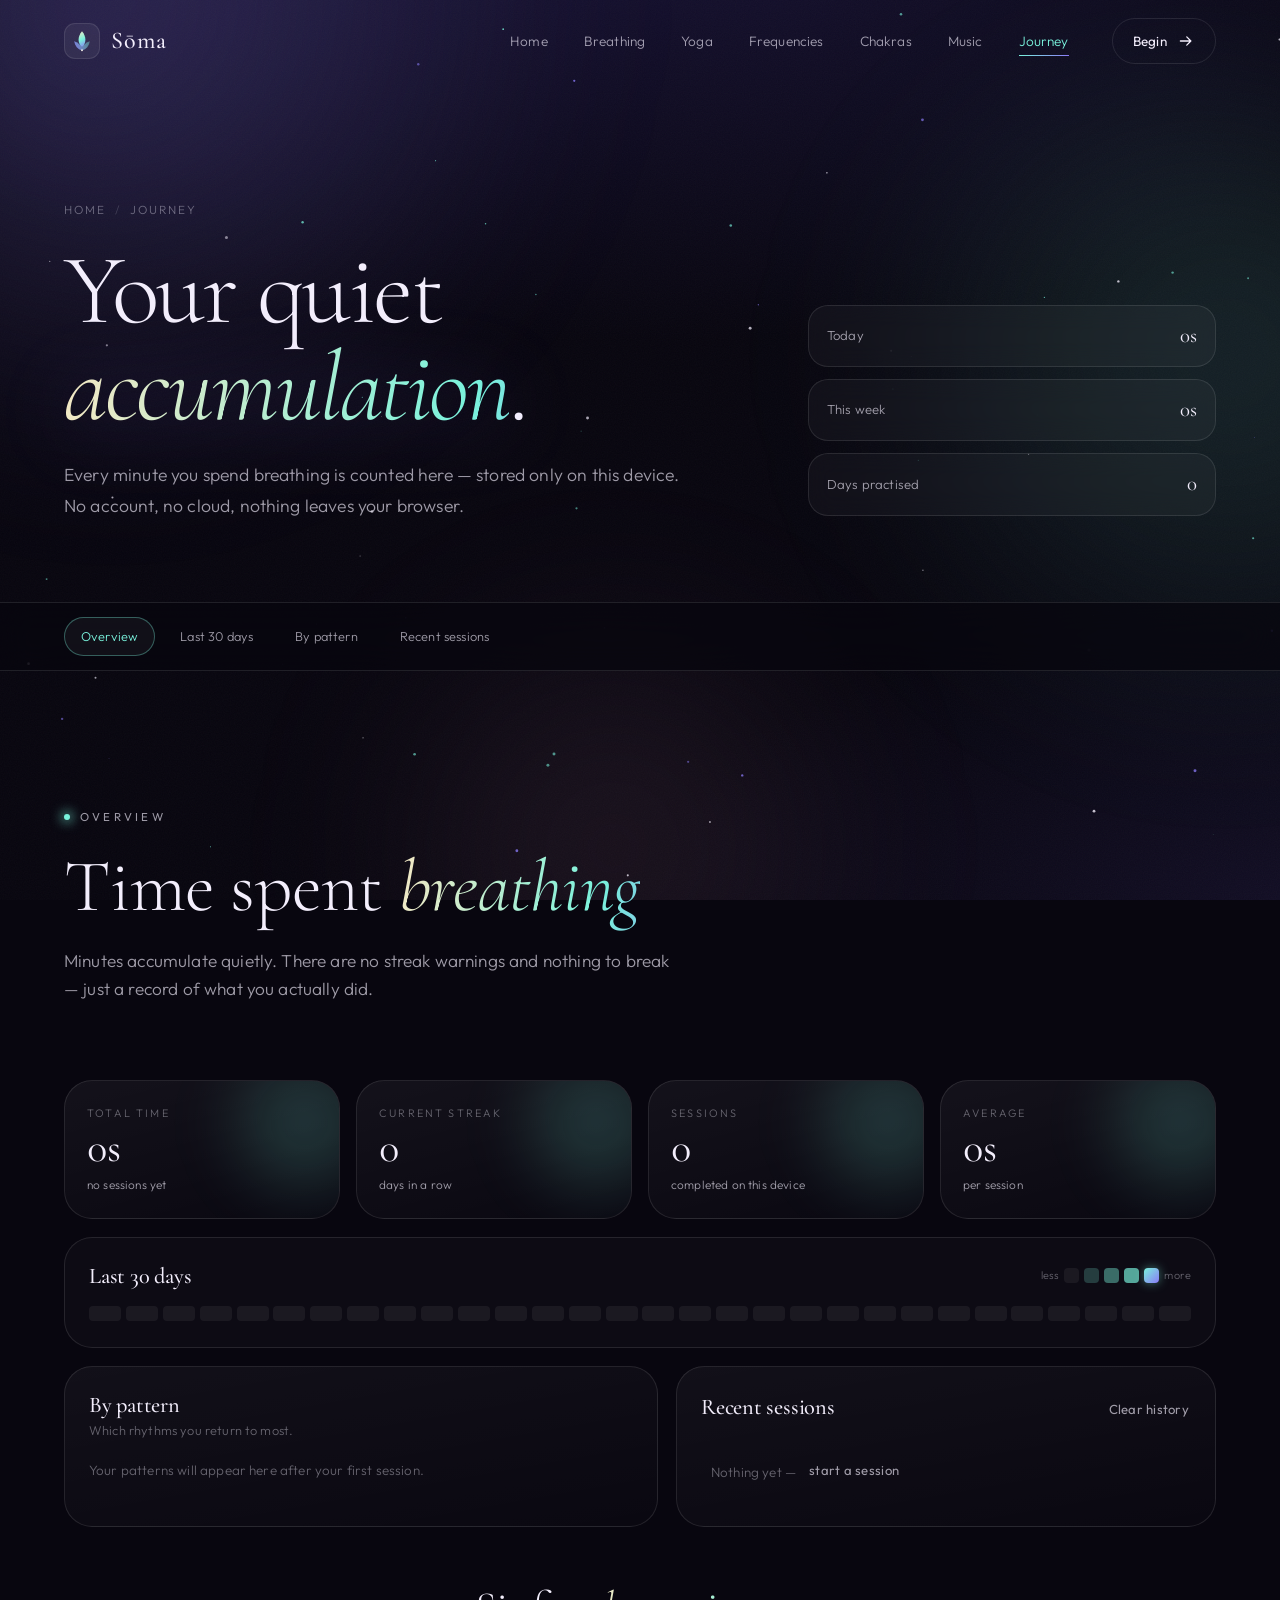
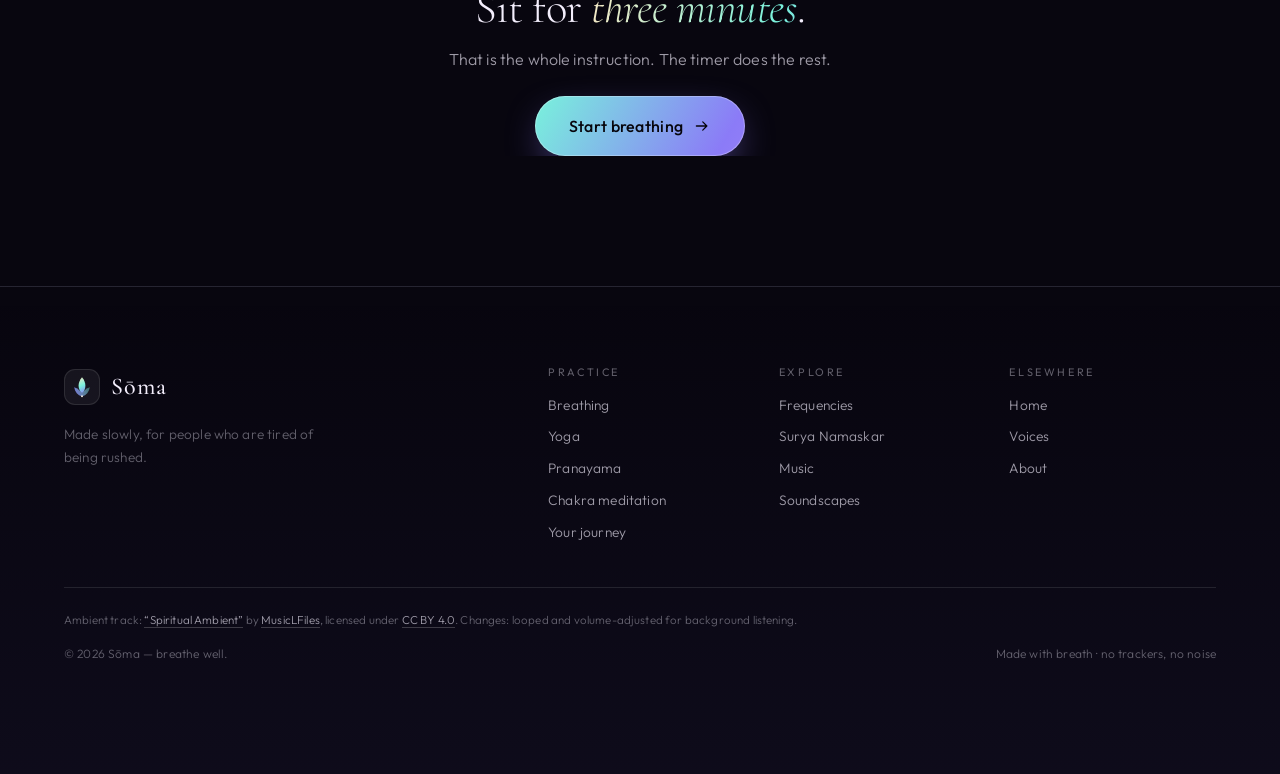
<file: journey.html>
<!DOCTYPE html>
<html lang="en">
<head>
<meta charset="UTF-8" />
<meta name="viewport" content="width=device-width, initial-scale=1.0" />
<meta name="theme-color" content="#0a0713" />
<title>Journey — Sōma</title>
<meta name="description" content="See how much time you have spent on breathing practice: total minutes, daily streak, a 30-day heatmap, your favourite patterns and recent sessions. Stored only on your device." />
<meta property="og:title" content="Journey — Sōma" />
<meta property="og:description" content="See how much time you have spent on breathing practice: total minutes, daily streak, a 30-day heatmap, your favourite patterns and recent sessions. Stored only on your device." />
<meta property="og:type" content="website" />
<link rel="preconnect" href="https://fonts.googleapis.com" />
<link rel="preconnect" href="https://fonts.gstatic.com" crossorigin />
<link href="https://fonts.googleapis.com/css2?family=Cormorant+Garamond:ital,wght@0,300;0,400;0,500;0,600;1,300;1,400&family=Outfit:wght@200;300;400;500;600&display=swap" rel="stylesheet" />
<link rel="icon" href="data:image/svg+xml,%3Csvg xmlns='http://www.w3.org/2000/svg' viewBox='0 0 48 48'%3E%3Crect width='48' height='48' rx='12' fill='%230d0a1a'/%3E%3Cpath d='M24 8c4 5 6 10 6 14.5S28 31 24 34.5c-4-3.5-6-7.5-6-12S20 13 24 8Z' fill='%2379f2dc'/%3E%3Cpath d='M24 36c-3-4-7-7-12-9 1 7 5 11 12 13 7-2 11-6 12-13-5 2-9 5-12 9Z' fill='%238b7bf7'/%3E%3C/svg%3E" />
<link rel="stylesheet" href="styles.css" />
</head>
<body data-page="journey">

<!-- ===================== SVG SPRITE (shared) ===================== -->
<svg class="sprite" aria-hidden="true" focusable="false">
  <defs>
    <!-- Brand mark: lotus / breath -->
    <symbol id="logo-mark" viewBox="0 0 48 48">
      <path d="M24 6c4.2 5.1 6.3 10.3 6.3 15.6 0 5.4-2.1 10.1-6.3 14.1-4.2-4-6.3-8.7-6.3-14.1C17.7 16.3 19.8 11.1 24 6Z" fill="url(#lg-a)"/>
      <path d="M24 35.7C20.9 31 16 26.9 9.5 24.6c1.6 8.9 6.4 14.6 14.5 17.1Z" fill="url(#lg-b)" opacity=".95"/>
      <path d="M24 35.7c3.1-4.7 8-8.8 14.5-11.1-1.6 8.9-6.4 14.6-14.5 17.1Z" fill="url(#lg-b)" opacity=".95"/>
      <circle cx="24" cy="41" r="1.7" fill="#f6f1e6"/>
      <linearGradient id="lg-a" x1="17" y1="6" x2="31" y2="36" gradientUnits="userSpaceOnUse">
        <stop stop-color="#f7e8c4"/><stop offset=".5" stop-color="#79f2dc"/><stop offset="1" stop-color="#8b7bf7"/>
      </linearGradient>
      <linearGradient id="lg-b" x1="9" y1="40" x2="39" y2="24" gradientUnits="userSpaceOnUse">
        <stop stop-color="#8b7bf7"/><stop offset="1" stop-color="#79f2dc" stop-opacity=".4"/>
      </linearGradient>
    </symbol>

    <!-- UI icons -->
    <symbol id="i-play" viewBox="0 0 24 24"><path d="M8 5.2v13.6c0 .8.9 1.3 1.6.9l10.4-6.8a1 1 0 0 0 0-1.7L9.6 4.3C8.9 3.9 8 4.4 8 5.2Z" fill="currentColor"/></symbol>
    <symbol id="i-pause" viewBox="0 0 24 24"><rect x="6.5" y="4.5" width="3.6" height="15" rx="1.6" fill="currentColor"/><rect x="13.9" y="4.5" width="3.6" height="15" rx="1.6" fill="currentColor"/></symbol>
    <symbol id="i-reset" viewBox="0 0 24 24"><path d="M12 4.5a7.5 7.5 0 1 0 7.44 8.45" fill="none" stroke="currentColor" stroke-width="1.7" stroke-linecap="round"/><path d="M12 1.8v5.4l3.6-2.7Z" fill="currentColor"/></symbol>
    <symbol id="i-wind" viewBox="0 0 24 24"><path d="M3 8.5h9.5a3 3 0 1 0-3-3M3 13h13a3 3 0 1 1-3 3M3 17.5h5" fill="none" stroke="currentColor" stroke-width="1.6" stroke-linecap="round"/></symbol>
    <symbol id="i-wave" viewBox="0 0 100 30" preserveAspectRatio="none"><path d="M0 15c8-8 16-8 25 0s17 8 25 0 17-8 25 0 17 8 25 0" fill="none" stroke="currentColor" stroke-width="2" stroke-linecap="round"/></symbol>
    <symbol id="i-leaf" viewBox="0 0 24 24"><path d="M20 4C11 4 5 8 5 15a5 5 0 0 0 5 5c7 0 10-6 10-16Z" fill="none" stroke="currentColor" stroke-width="1.6" stroke-linejoin="round"/><path d="M4 20c2.5-5 6-8.5 11-10.5" fill="none" stroke="currentColor" stroke-width="1.6" stroke-linecap="round"/></symbol>
    <symbol id="i-moon" viewBox="0 0 24 24"><path d="M20 14.5A8.5 8.5 0 1 1 9.5 4a7 7 0 0 0 10.5 10.5Z" fill="none" stroke="currentColor" stroke-width="1.6" stroke-linejoin="round"/></symbol>
    <symbol id="i-sun" viewBox="0 0 24 24"><circle cx="12" cy="12" r="4.2" fill="none" stroke="currentColor" stroke-width="1.6"/><path d="M12 2.5v2.2M12 19.3v2.2M2.5 12h2.2M19.3 12h2.2M5.3 5.3l1.6 1.6M17.1 17.1l1.6 1.6M18.7 5.3l-1.6 1.6M6.9 17.1l-1.6 1.6" stroke="currentColor" stroke-width="1.6" stroke-linecap="round"/></symbol>
    <symbol id="i-sparkle" viewBox="0 0 24 24"><path d="M12 2.6c.7 4.7 2.4 6.4 7.1 7.1-4.7.7-6.4 2.4-7.1 7.1-.7-4.7-2.4-6.4-7.1-7.1 4.7-.7 6.4-2.4 7.1-7.1Z" fill="currentColor"/><path d="M18.5 15.2c.3 2 1 2.7 3 3-2 .3-2.7 1-3 3-.3-2-1-2.7-3-3 2-.3 2.7-1 3-3Z" fill="currentColor" opacity=".7"/></symbol>
    <symbol id="i-arrow" viewBox="0 0 24 24"><path d="M4.5 12h14M13 6.5l5.5 5.5-5.5 5.5" fill="none" stroke="currentColor" stroke-width="1.7" stroke-linecap="round" stroke-linejoin="round"/></symbol>
    <symbol id="i-check" viewBox="0 0 24 24"><path d="M5 12.6 9.6 17 19 7.4" fill="none" stroke="currentColor" stroke-width="2" stroke-linecap="round" stroke-linejoin="round"/></symbol>
    <symbol id="i-quote" viewBox="0 0 24 24"><path d="M9.5 5.5C5.9 6.6 4 9 4 12.6V18h6.2v-6.2H7.3c.1-2 .9-3.3 2.2-3.9V5.5Zm10 0C15.9 6.6 14 9 14 12.6V18h6.2v-6.2h-2.9c.1-2 .9-3.3 2.2-3.9V5.5Z" fill="currentColor"/></symbol>
    <symbol id="i-alert" viewBox="0 0 24 24"><path d="M12 4 2.8 20h18.4L12 4Z" fill="none" stroke="currentColor" stroke-width="1.6" stroke-linejoin="round"/><path d="M12 10v4.2" stroke="currentColor" stroke-width="1.8" stroke-linecap="round"/><circle cx="12" cy="17.2" r="1" fill="currentColor"/></symbol>
    <symbol id="i-lotus" viewBox="0 0 24 24"><path d="M12 3.5c2 2.5 3 5 3 7.4 0 2.5-1 4.7-3 6.6-2-1.9-3-4.1-3-6.6 0-2.4 1-4.9 3-7.4Z" fill="none" stroke="currentColor" stroke-width="1.4"/><path d="M12 17.5C10 14.6 7 12.4 3.2 11c.8 4.6 3.3 7.6 7.7 9M12 17.5c2-2.9 5-5.1 8.8-6.5-.8 4.6-3.3 7.6-7.7 9" fill="none" stroke="currentColor" stroke-width="1.4" stroke-linejoin="round"/></symbol>
    <symbol id="i-flame" viewBox="0 0 24 24"><path d="M12 3c3 3.6 6 6.6 6 10.4A6 6 0 0 1 6 13.4C6 9.6 9 6.6 12 3Z" fill="none" stroke="currentColor" stroke-width="1.5" stroke-linejoin="round"/><path d="M12 19.5a2.6 2.6 0 0 0 2.6-2.6c0-1.6-1.2-2.9-2.6-4.6-1.4 1.7-2.6 3-2.6 4.6a2.6 2.6 0 0 0 2.6 2.6Z" fill="currentColor" opacity=".85"/></symbol>
    <symbol id="i-brain" viewBox="0 0 24 24"><path d="M9.5 4.5A3 3 0 0 0 6.5 7.5 3 3 0 0 0 5 13a3 3 0 0 0 1.6 3.9A2.8 2.8 0 0 0 9.5 20h0V4.5Zm5 0A3 3 0 0 1 17.5 7.5 3 3 0 0 1 19 13a3 3 0 0 1-1.6 3.9A2.8 0 0 1 14.5 20h0V4.5Z" fill="none" stroke="currentColor" stroke-width="1.4" stroke-linejoin="round"/><path d="M12 4.5v15.5M9.5 9H7M9.5 13H6.8M14.5 9H17M14.5 13h2.7" stroke="currentColor" stroke-width="1.3" stroke-linecap="round"/></symbol>
    <symbol id="i-heart" viewBox="0 0 24 24"><path d="M12 20s-7.5-4.4-7.5-9.4A4.1 4.1 0 0 1 12 8a4.1 4.1 0 0 1 7.5 2.6C19.5 15.6 12 20 12 20Z" fill="none" stroke="currentColor" stroke-width="1.5" stroke-linejoin="round"/></symbol>
    <symbol id="i-volume" viewBox="0 0 24 24"><path d="M4 9.5h3l4-3.2v11.4l-4-3.2H4Z" fill="none" stroke="currentColor" stroke-width="1.6" stroke-linejoin="round"/><path d="M15 9a4 4 0 0 1 0 6M17.5 6.5a7.5 7.5 0 0 1 0 11" fill="none" stroke="currentColor" stroke-width="1.6" stroke-linecap="round"/></symbol>
    <symbol id="i-stop" viewBox="0 0 24 24"><rect x="6" y="6" width="12" height="12" rx="2.4" fill="currentColor"/></symbol>
    <symbol id="i-close" viewBox="0 0 24 24"><path d="M6.5 6.5l11 11M17.5 6.5l-11 11" fill="none" stroke="currentColor" stroke-width="1.8" stroke-linecap="round"/></symbol>
    <symbol id="i-menu" viewBox="0 0 24 24"><path d="M4 7h16M4 12h16M4 17h16" fill="none" stroke="currentColor" stroke-width="1.8" stroke-linecap="round"/></symbol>
    <symbol id="i-search" viewBox="0 0 24 24"><circle cx="10.8" cy="10.8" r="6.3" fill="none" stroke="currentColor" stroke-width="1.8"/><path d="m15.6 15.6 4.2 4.2" fill="none" stroke="currentColor" stroke-width="1.8" stroke-linecap="round"/></symbol>
    <symbol id="i-minimize" viewBox="0 0 24 24"><path d="M5 19h14M5 14.5h14" fill="none" stroke="currentColor" stroke-width="1.8" stroke-linecap="round"/></symbol>
    <symbol id="i-pip" viewBox="0 0 24 24"><rect x="2.5" y="5" width="19" height="14" rx="2.4" fill="none" stroke="currentColor" stroke-width="1.6"/><rect x="8.5" y="12" width="10" height="7" rx="1.6" fill="currentColor" opacity=".9"/></symbol>
    <symbol id="i-music" viewBox="0 0 24 24"><path d="M9 17.5V6.4l9-2.1v10.9" fill="none" stroke="currentColor" stroke-width="1.6" stroke-linejoin="round"/><circle cx="6.6" cy="17.6" r="2.6" fill="none" stroke="currentColor" stroke-width="1.6"/><circle cx="15.6" cy="15.4" r="2.6" fill="none" stroke="currentColor" stroke-width="1.6"/></symbol>
    <symbol id="i-back15" viewBox="0 0 24 24"><path d="M11.5 5.2 8.2 8.4l3.3 3.2" fill="none" stroke="currentColor" stroke-width="1.7" stroke-linecap="round" stroke-linejoin="round"/><path d="M8.6 8.4h5.1a6.1 6.1 0 1 1-6.1 6.1" fill="none" stroke="currentColor" stroke-width="1.7" stroke-linecap="round"/><text x="13" y="16.4" font-size="6.4" text-anchor="middle" fill="currentColor" stroke="none" font-family="Outfit, sans-serif" font-weight="500">15</text></symbol>
    <symbol id="i-fwd15" viewBox="0 0 24 24"><path d="M12.5 5.2 15.8 8.4l-3.3 3.2" fill="none" stroke="currentColor" stroke-width="1.7" stroke-linecap="round" stroke-linejoin="round"/><path d="M15.4 8.4H10.3a6.1 6.1 0 1 0 6.1 6.1" fill="none" stroke="currentColor" stroke-width="1.7" stroke-linecap="round"/><text x="9.4" y="16.4" font-size="6.4" text-anchor="middle" fill="currentColor" stroke="none" font-family="Outfit, sans-serif" font-weight="500">15</text></symbol>
    <symbol id="i-mute" viewBox="0 0 24 24"><path d="M4 9.5h3l4-3.2v11.4l-4-3.2H4Z" fill="none" stroke="currentColor" stroke-width="1.6" stroke-linejoin="round"/><path d="M15.5 9.5 20 14M20 9.5 15.5 14" fill="none" stroke="currentColor" stroke-width="1.6" stroke-linecap="round"/></symbol>
    <symbol id="i-loop" viewBox="0 0 24 24"><path d="M4.5 10.2A6 6 0 0 1 16 6.6l2.4 2.4M19.5 13.8A6 6 0 0 1 8 17.4l-2.4-2.4" fill="none" stroke="currentColor" stroke-width="1.7" stroke-linecap="round"/><path d="M18.6 4.8v4.2h-4.2M5.4 19.2v-4.2h4.2" fill="none" stroke="currentColor" stroke-width="1.7" stroke-linecap="round" stroke-linejoin="round"/></symbol>
    <symbol id="i-fullscreen" viewBox="0 0 24 24"><path d="M4 9V4h5M20 9V4h-5M4 15v5h5M20 15v5h-5" fill="none" stroke="currentColor" stroke-width="1.8" stroke-linecap="round" stroke-linejoin="round"/></symbol>
    <symbol id="i-theatre" viewBox="0 0 24 24"><rect x="3.5" y="6.5" width="17" height="11" rx="2" fill="none" stroke="currentColor" stroke-width="1.6"/><path d="M3.5 10.5h17" stroke="currentColor" stroke-width="1.6"/></symbol>
    <symbol id="i-caption" viewBox="0 0 24 24"><rect x="3.5" y="5.5" width="17" height="13" rx="2.5" fill="none" stroke="currentColor" stroke-width="1.6"/><path d="M10 10.4a2.4 2.4 0 1 0 0 3.2M17 10.4a2.4 2.4 0 1 0 0 3.2" fill="none" stroke="currentColor" stroke-width="1.6" stroke-linecap="round"/></symbol>
    <symbol id="i-share" viewBox="0 0 24 24"><path d="M14.5 4.8 19.5 9l-5 4.2V10.6c-4.6 0-7.4 1.7-9 4.6.2-5.3 3.2-8.4 9-8.6Z" fill="none" stroke="currentColor" stroke-width="1.6" stroke-linejoin="round"/></symbol>
    <symbol id="i-prev" viewBox="0 0 24 24"><path d="M6.5 5v14" stroke="currentColor" stroke-width="1.8" stroke-linecap="round"/><path d="M19 6.4v11.2c0 .8-.9 1.3-1.6.9l-8.6-5.6a1.1 1.1 0 0 1 0-1.8l8.6-5.6c.7-.4 1.6.1 1.6.9Z" fill="currentColor"/></symbol>
    <symbol id="i-next" viewBox="0 0 24 24"><path d="M17.5 5v14" stroke="currentColor" stroke-width="1.8" stroke-linecap="round"/><path d="M5 6.4v11.2c0 .8.9 1.3 1.6.9l8.6-5.6a1.1 1.1 0 0 0 0-1.8L6.6 5.5C5.9 5.1 5 5.6 5 6.4Z" fill="currentColor"/></symbol>
    <symbol id="i-plus" viewBox="0 0 24 24"><path d="M12 5.5v13M5.5 12h13" fill="none" stroke="currentColor" stroke-width="1.8" stroke-linecap="round"/></symbol>
  </defs>
</svg>

<!-- ===================== BACKDROP ===================== -->
<div class="backdrop" aria-hidden="true">
  <div class="aurora aurora--1"></div>
  <div class="aurora aurora--2"></div>
  <div class="aurora aurora--3"></div>
  <div class="grain"></div>
  <canvas id="stars"></canvas>
</div>

<!-- ===================== NAV ===================== -->
<header class="nav" id="nav">
  <div class="nav__inner">
    <a href="index.html" class="brand" aria-label="Sōma home">
      <span class="brand__mark"><svg viewBox="0 0 48 48"><use href="#logo-mark"/></svg></span>
      <span class="brand__word">Sōma</span>
    </a>
    <nav class="nav__links" aria-label="Primary">
      <a href="index.html">Home</a>
      <a href="breathing.html">Breathing</a>
      <a href="yoga.html">Yoga</a>
      <a href="frequencies.html">Frequencies</a>
      <a href="chakras.html">Chakras</a>
      <a href="music.html">Music</a>
      <a href="journey.html" class="is-current" aria-current="page">Journey</a>
    </nav>
    <a href="breathing.html" class="btn btn--ghost nav__cta">
      <span>Begin</span><svg viewBox="0 0 24 24" class="ico"><use href="#i-arrow"/></svg>
    </a>
    <button class="nav__burger" aria-label="Open menu" aria-expanded="false"><span></span></button>
  </div>
</header>

<main id="top">
<section class="page-hero">
    <div>
      <p class="breadcrumb reveal"><a href="index.html">Home</a><span>/</span>Journey</p>
      <h1 class="page-hero__title reveal" data-delay="80">Your quiet <em>accumulation</em>.</h1>
      <p class="page-hero__lead reveal" data-delay="160">
        Every minute you spend breathing is counted here — stored only on this device.
        No account, no cloud, nothing leaves your browser.
      </p>
    </div>
    <div class="page-hero__aside">
      <div class="stat-pill reveal" data-delay="220"><span>Today</span><b id="jToday">0s</b></div>
      <div class="stat-pill reveal" data-delay="300"><span>This week</span><b id="jWeek">0s</b></div>
      <div class="stat-pill reveal" data-delay="380"><span>Days practised</span><b id="jDays">0</b></div>
    </div>
  </section>

  <nav class="subnav" aria-label="Journey sections">
    <a href="#overview" class="is-current">Overview</a>
    <a href="#heat">Last 30 days</a>
    <a href="#patterns">By pattern</a>
    <a href="#recent">Recent sessions</a>
  </nav>

  <section class="section" id="journeyPage">
    <div class="section__head">
      <p class="eyebrow reveal"><span class="eyebrow__dot"></span> Overview</p>
      <h2 class="section__title reveal">Time spent <em>breathing</em></h2>
      <p class="section__lead reveal">Minutes accumulate quietly. There are no streak warnings and nothing to break — just a record of what you actually did.</p>
    </div>

    <div class="journey-stats" id="overview">
      <article class="jstat reveal">
        <span class="jstat__label">Total time</span>
        <b class="jstat__value" id="jTotal">0s</b>
        <span class="jstat__sub" id="jTotalSub">no sessions yet</span>
      </article>
      <article class="jstat reveal" data-delay="80">
        <span class="jstat__label">Current streak</span>
        <b class="jstat__value" id="jStreak2">0</b>
        <span class="jstat__sub" id="jStreakSub">days in a row</span>
      </article>
      <article class="jstat reveal" data-delay="160">
        <span class="jstat__label">Sessions</span>
        <b class="jstat__value" id="jCount">0</b>
        <span class="jstat__sub">completed on this device</span>
      </article>
      <article class="jstat reveal" data-delay="240">
        <span class="jstat__label">Average</span>
        <b class="jstat__value" id="jAverage">0s</b>
        <span class="jstat__sub">per session</span>
      </article>
    </div>

    <div class="journey-heat reveal" id="heat">
      <div class="journey-heat__head">
        <h3>Last 30 days</h3>
        <div class="journey-heat__legend" aria-hidden="true">
          <span>less</span><i data-level="0"></i><i data-level="1"></i><i data-level="2"></i><i data-level="3"></i><i data-level="4"></i><span>more</span>
        </div>
      </div>
      <div class="heat" id="jHeat" role="img" aria-label="Practice activity for the last 30 days"></div>
    </div>

    <div class="journey-split">
      <div class="journey-panel reveal" id="patterns">
        <h3>By pattern</h3>
        <p class="journey-panel__lead">Which rhythms you return to most.</p>
        <div class="bars" id="jBreakdown">
          <p class="journey__empty">Your patterns will appear here after your first session.</p>
        </div>
      </div>

      <div class="journey-panel reveal" data-delay="100" id="recent">
        <div class="journey-panel__head">
          <h3>Recent sessions</h3>
          <button class="btn btn--text" id="jReset" type="button">Clear history</button>
        </div>
        <ul class="recent" id="jRecent"></ul>
      </div>
    </div>

    <div class="cta cta--inline reveal">
      <div class="cta__inner">
        <h2>Sit for <em>three minutes</em>.</h2>
        <p>That is the whole instruction. The timer does the rest.</p>
        <a href="breathing.html" class="btn btn--primary">
          <span>Start breathing</span><span class="btn__ripple"></span>
          <svg viewBox="0 0 24 24" class="ico"><use href="#i-arrow"></use></svg>
        </a>
      </div>
    </div>
  </section>
</main>


<div class="dock" id="dock" hidden aria-live="polite">
  <div class="dock__art" id="dockArt">
    <svg viewBox="0 0 48 48" aria-hidden="true"><use href="#logo-mark"></use></svg>
  </div>
  <div class="dock__body">
    <b id="dockTitle">—</b>
    <span id="dockSub">—</span>
    <div class="dock__eq" aria-hidden="true"><i></i><i></i><i></i><i></i></div>
  </div>
  <div class="dock__vol">
    <button class="dock__btn dock__btn--mute" id="dockMute" aria-label="Mute" title="Mute">
      <svg viewBox="0 0 24 24" class="ico"><use href="#i-volume"></use></svg>
    </button>
    <input class="dock__range" id="dockVol" type="range" min="0" max="100" value="45" aria-label="Volume" />
  </div>
  <button class="dock__btn dock__btn--main" id="dockToggle" aria-label="Pause" title="Play / Pause">
    <svg viewBox="0 0 24 24" class="ico"><use href="#i-pause"></use></svg>
  </button>
  <button class="dock__btn dock__btn--close" id="dockClose" aria-label="Stop and close" title="Stop">
    <svg viewBox="0 0 24 24" class="ico"><use href="#i-close"></use></svg>
  </button>
</div>
<div class="ambient-prompt" id="ambientPrompt" hidden>
  <button class="ambient-prompt__btn" id="ambientStart" type="button">
    <svg viewBox="0 0 24 24" class="ico"><use href="#i-music"></use></svg>
    <span>Play ambient music</span>
    <small>Spiritual Ambient · optional</small>
  </button>
  <button class="ambient-prompt__no" id="ambientNo" type="button" aria-label="Not now">Not now</button>
</div>

<footer class="footer">
  <div class="footer__inner">
    <div class="footer__brand">
      <a href="index.html" class="brand">
        <span class="brand__mark"><svg viewBox="0 0 48 48"><use href="#logo-mark"/></svg></span>
        <span class="brand__word">Sōma</span>
      </a>
      <p>Made slowly, for people who are tired of being rushed.</p>
    </div>
    <nav class="footer__cols" aria-label="Footer">
      <div>
        <h4>Practice</h4>
        <a href="breathing.html">Breathing</a>
        <a href="yoga.html">Yoga</a>
        <a href="breathing.html#pranayama">Pranayama</a>
        <a href="chakras.html">Chakra meditation</a>
        <a href="journey.html">Your journey</a>
      </div>
      <div>
        <h4>Explore</h4>
        <a href="frequencies.html">Frequencies</a>
        <a href="yoga.html#surya-namaskar">Surya Namaskar</a>
        <a href="music.html">Music</a>
        <a href="breathing.html#sounds">Soundscapes</a>
      </div>
      <div>
        <h4>Elsewhere</h4>
        <a href="index.html">Home</a>
        <a href="index.html#voices">Voices</a>
        <a href="index.html#about">About</a>
      </div>
    </nav>
  </div>
  <div class="footer__credits">
    Ambient track:
    <a href="https://commons.wikimedia.org/wiki/File:Spiritual_Ambient_by_MusicLFiles.ogg" target="_blank" rel="noopener noreferrer">“Spiritual Ambient”</a>
    by <a href="https://commons.wikimedia.org/wiki/Category:Files_by_MusicLFiles" target="_blank" rel="noopener noreferrer">MusicLFiles</a>,
    licensed under <a href="https://creativecommons.org/licenses/by/4.0/" target="_blank" rel="noopener noreferrer">CC BY 4.0</a>.
    Changes: looped and volume-adjusted for background listening.
  </div>
  <div class="footer__base">
    <span>© <span id="year"></span> Sōma — breathe well.</span>
    <span>Made with breath · no trackers, no noise</span>
  </div>
</footer>

<script src="assets/js/site.js"></script>
<script src="assets/js/ambient.js"></script>
<script src="assets/js/journey.js"></script>
</body>
</html>
</file>
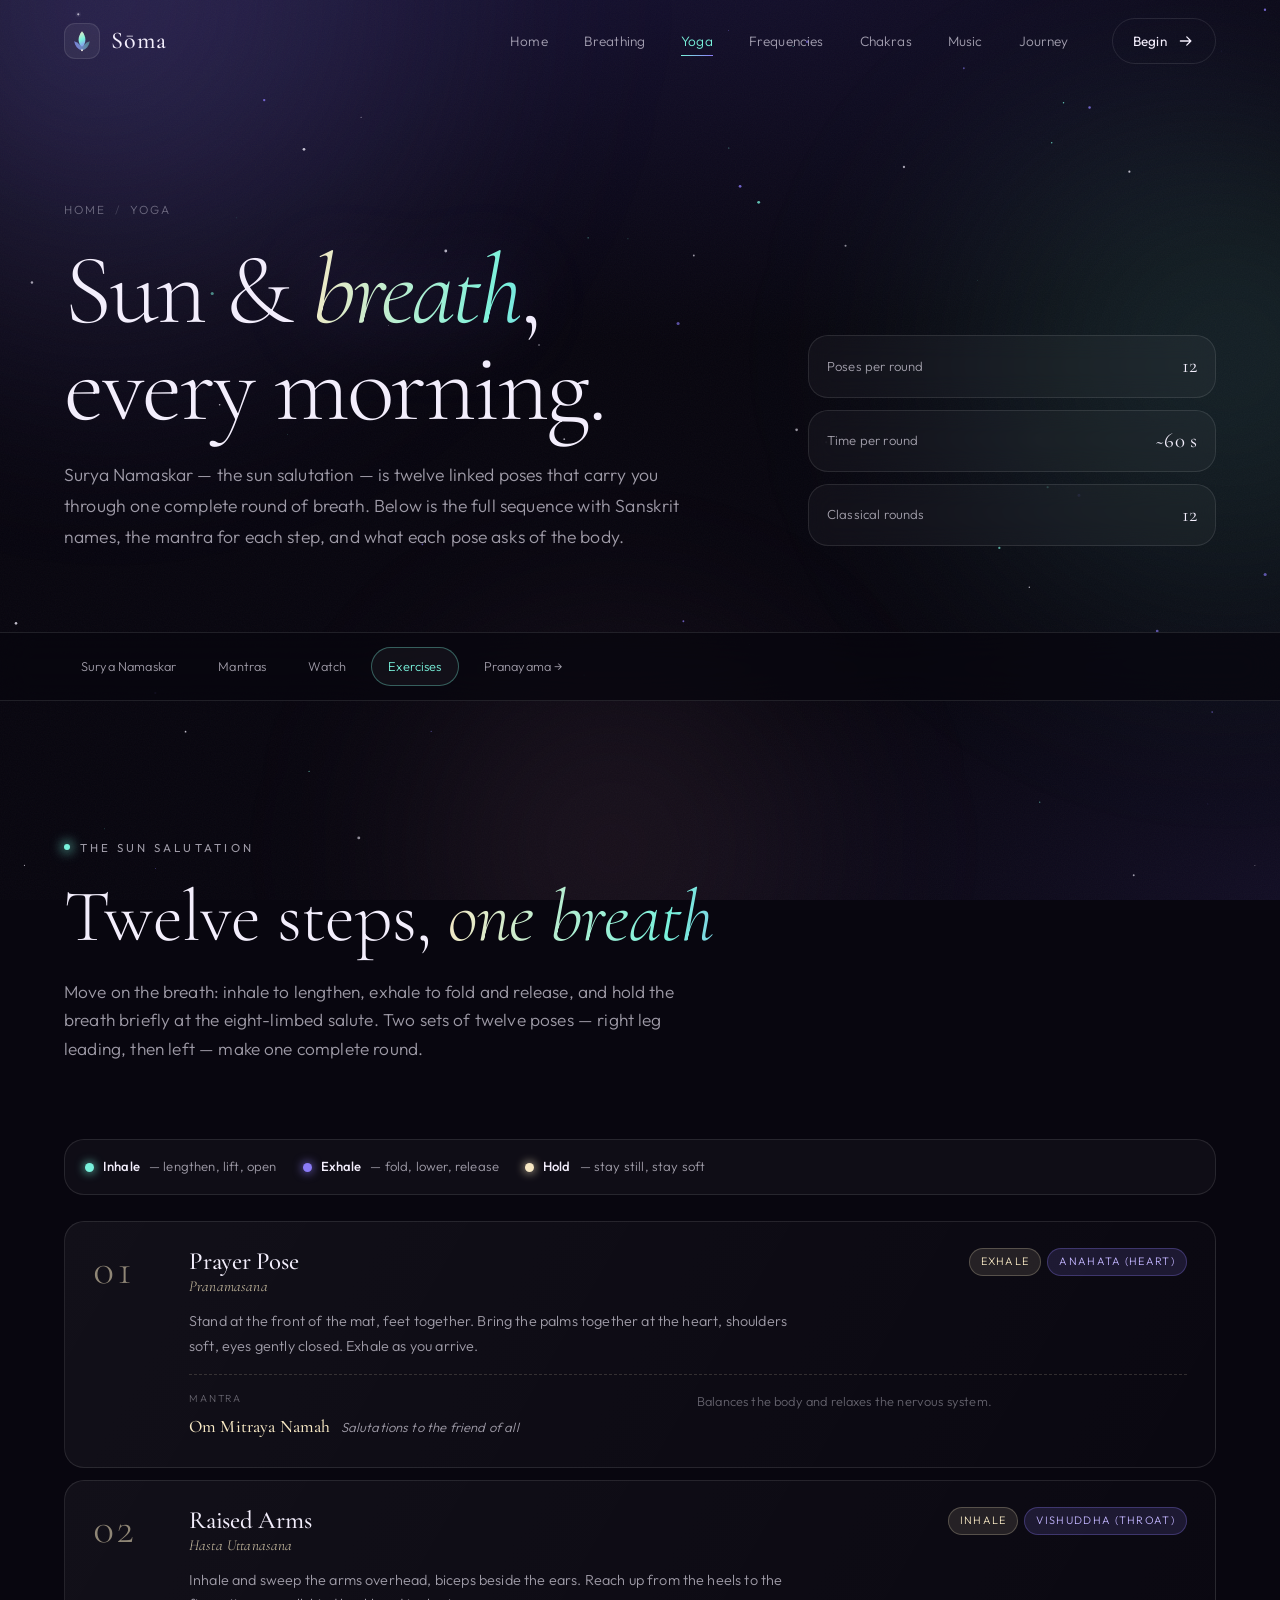
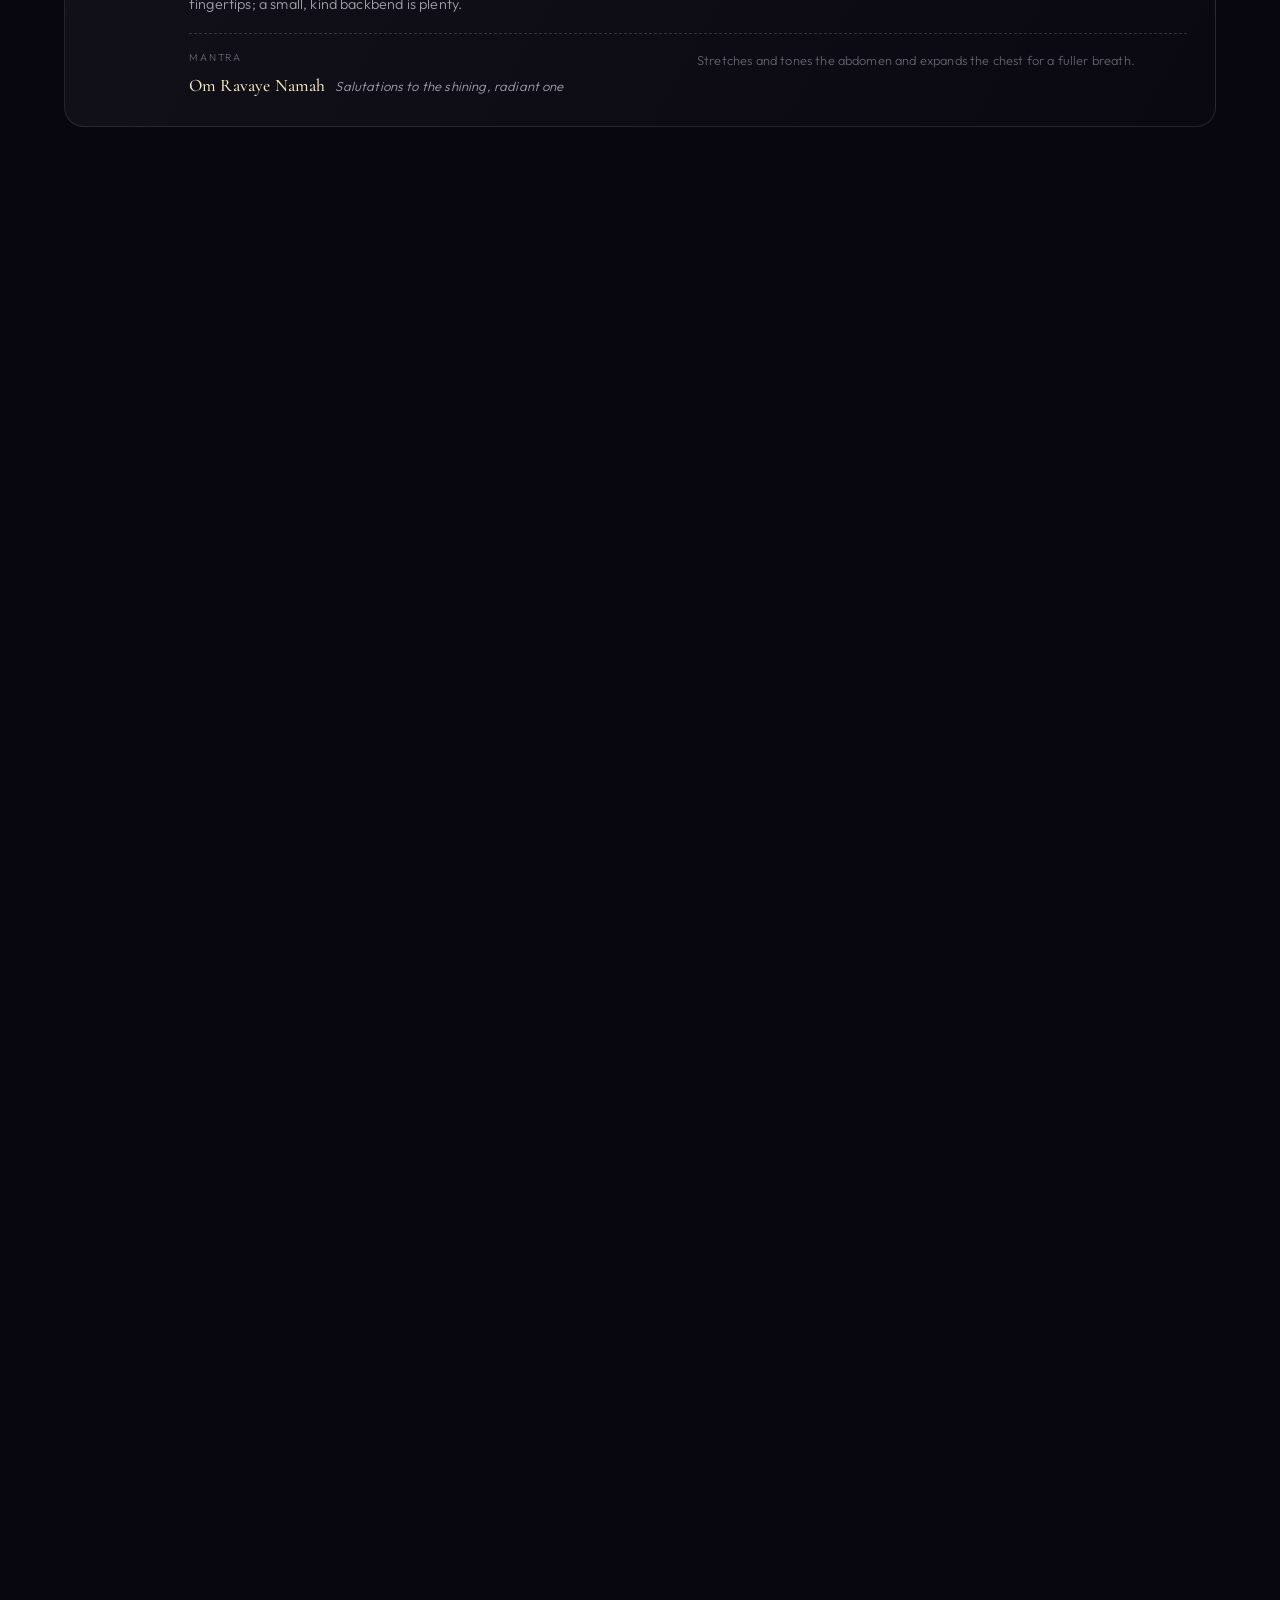
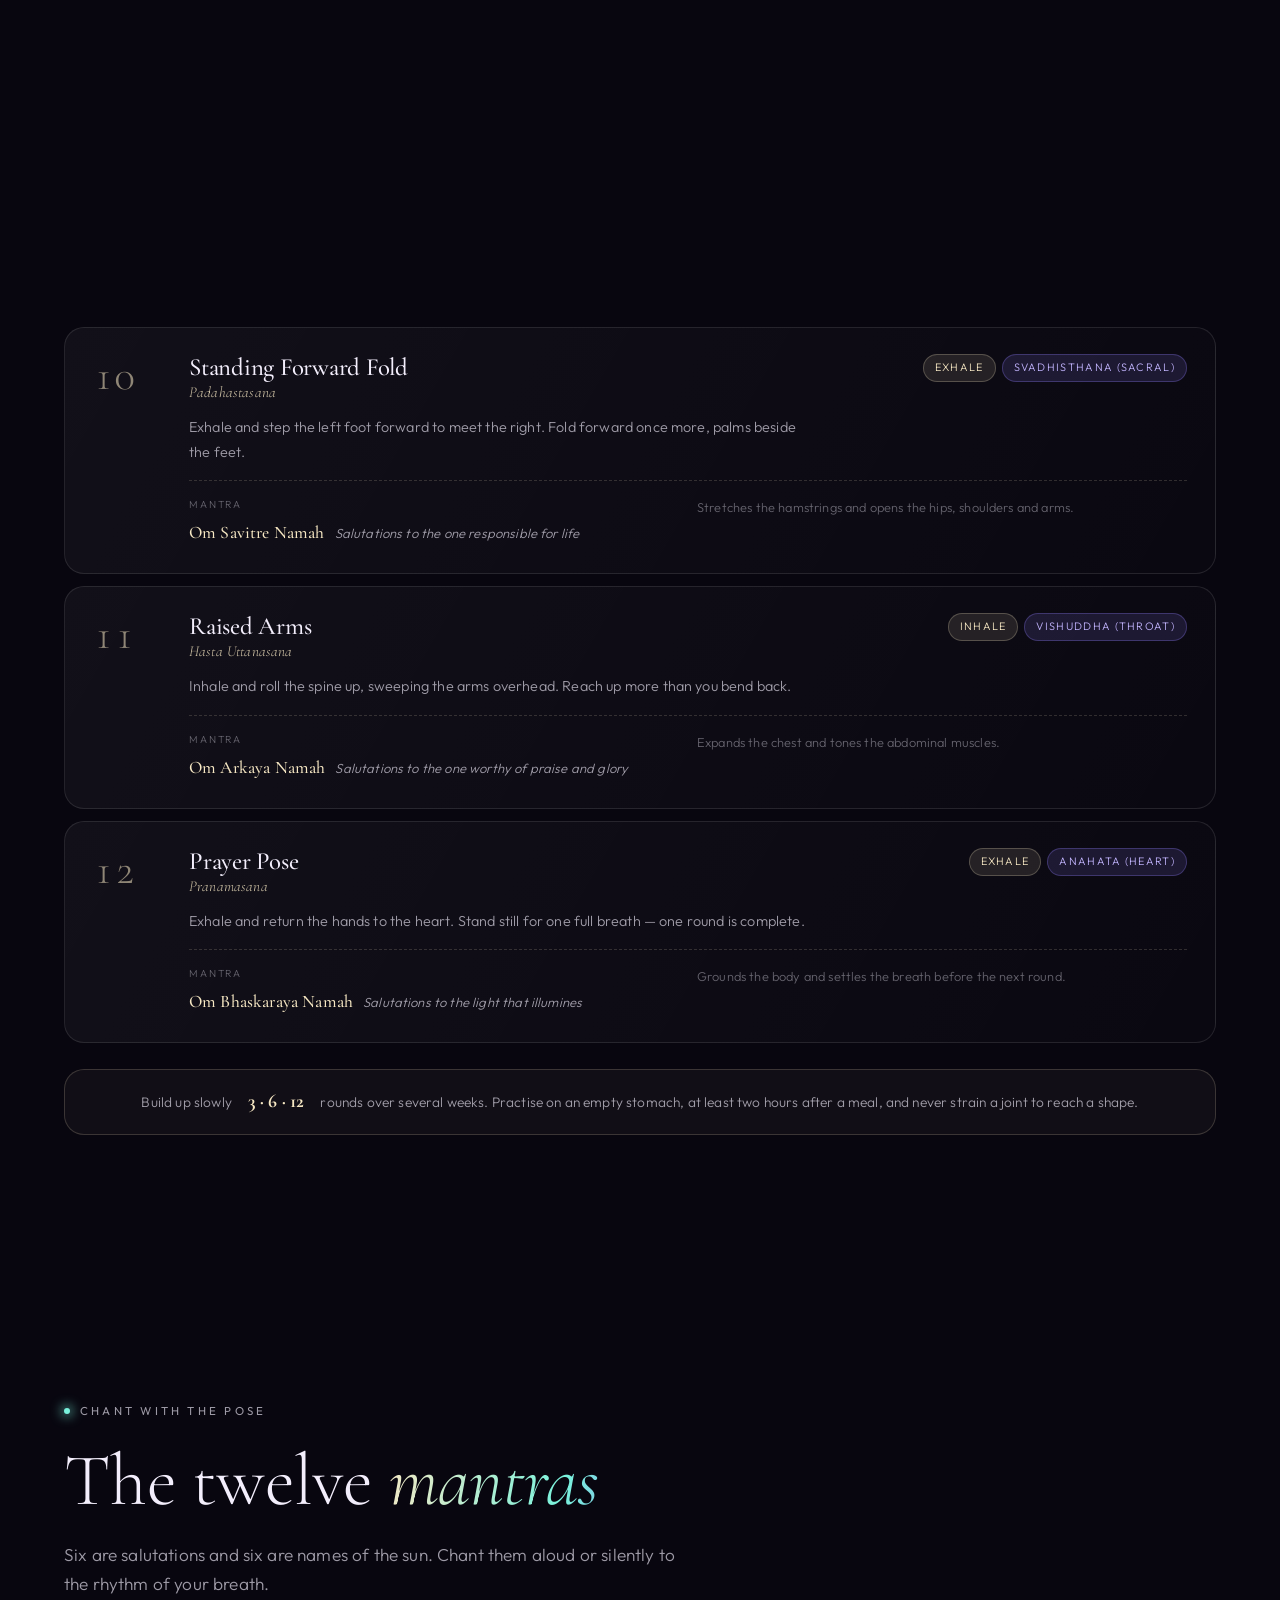
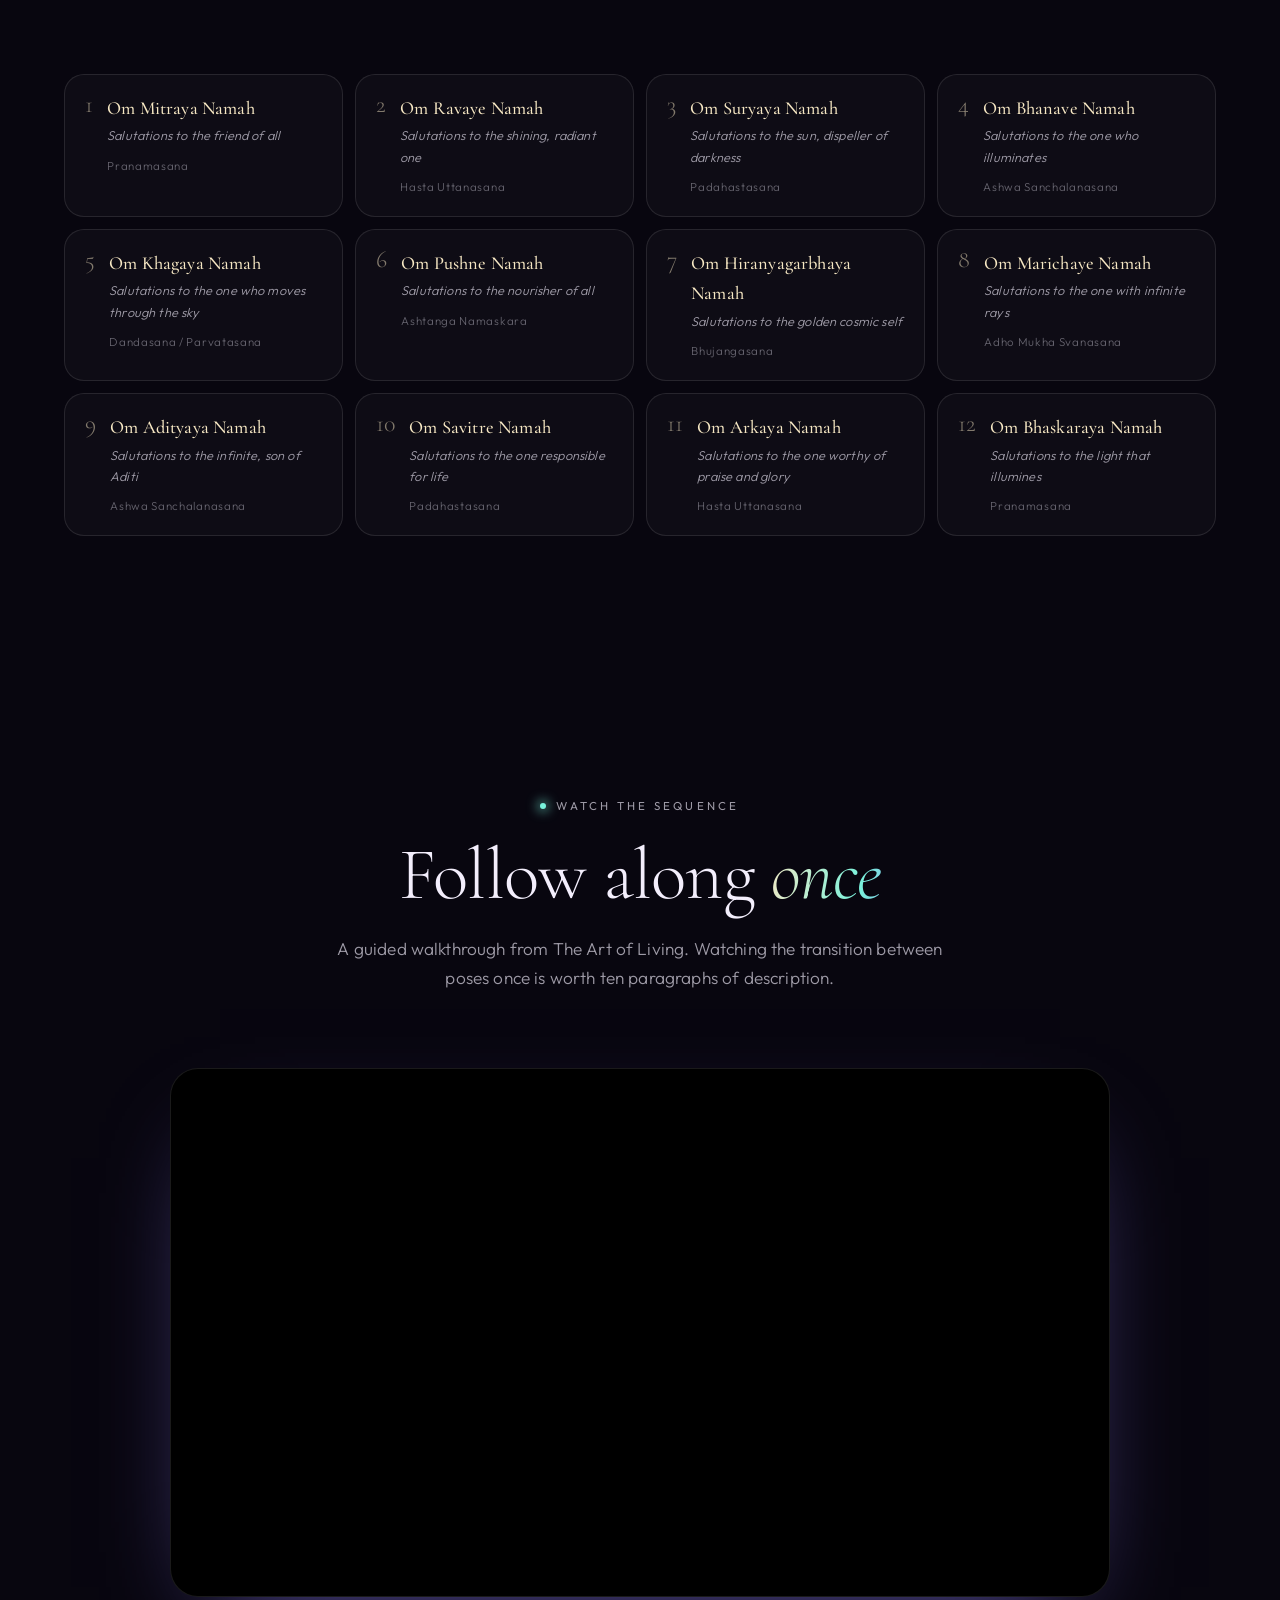
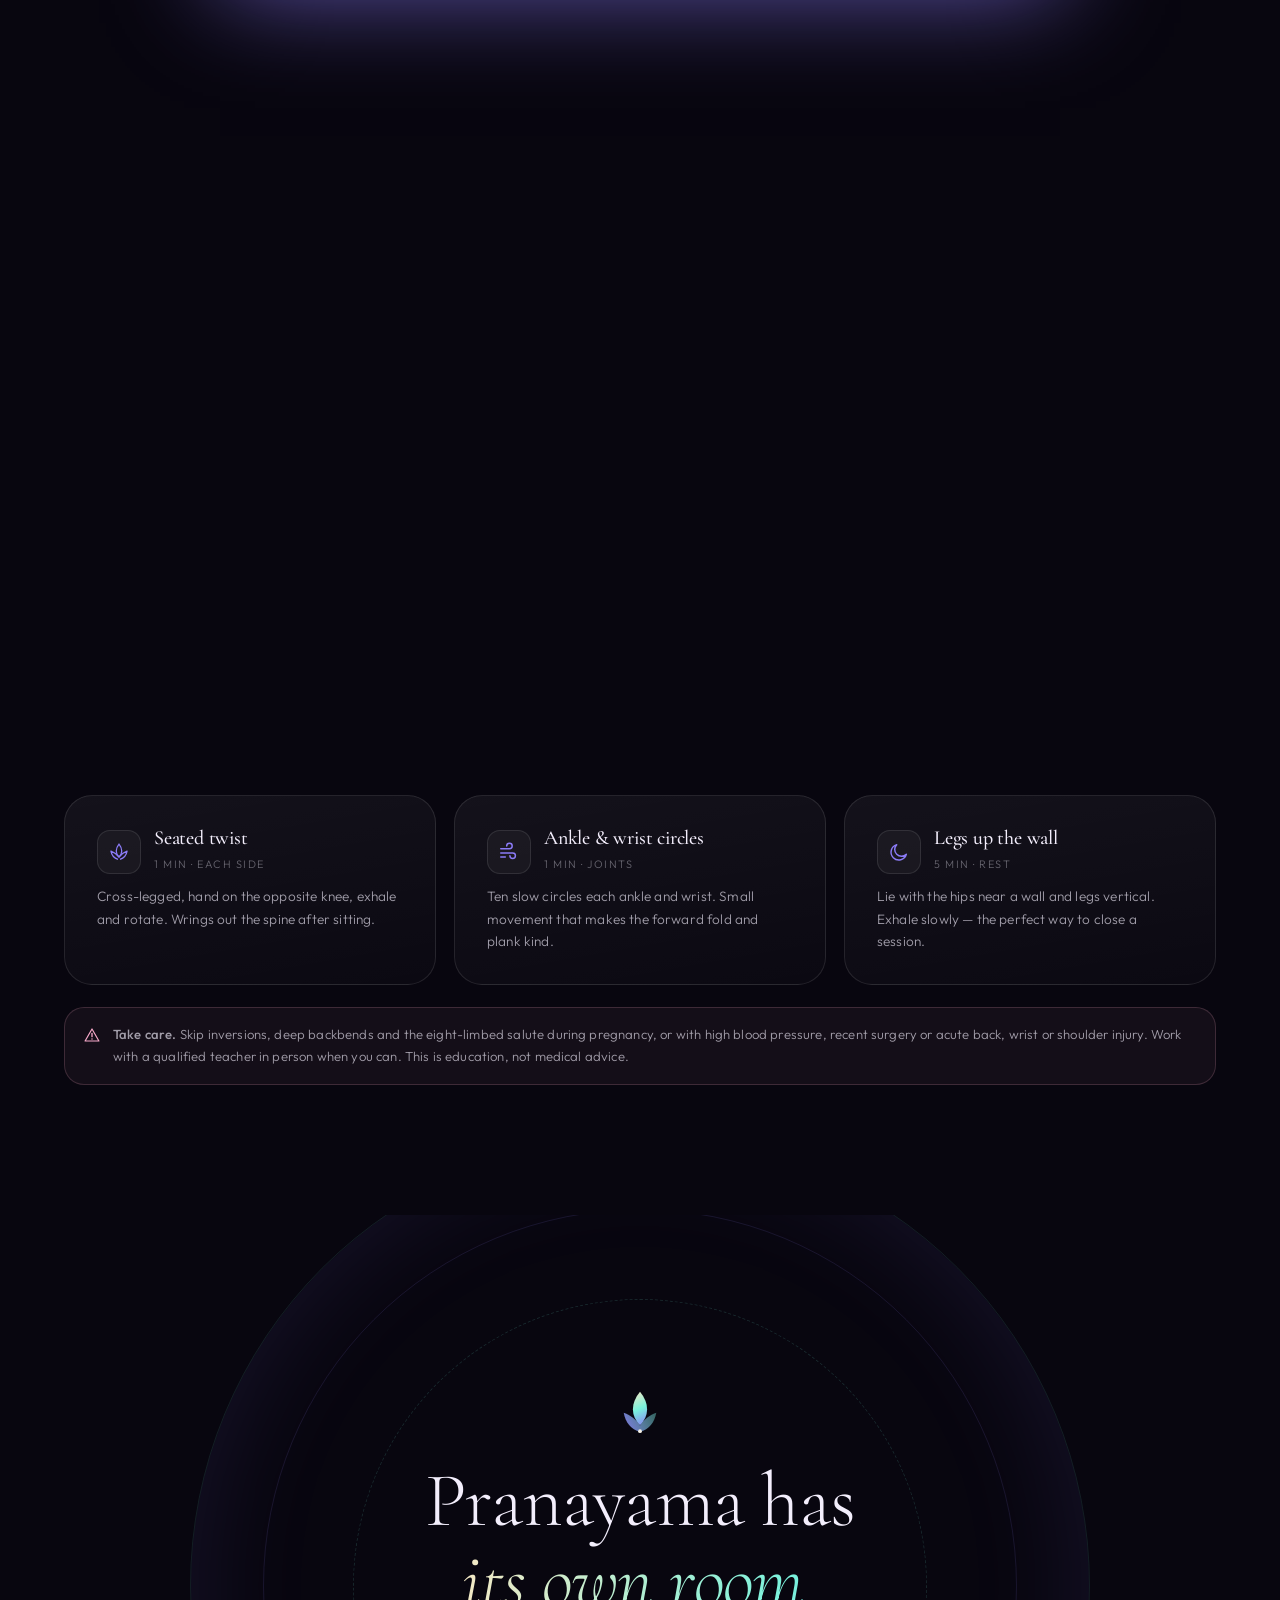
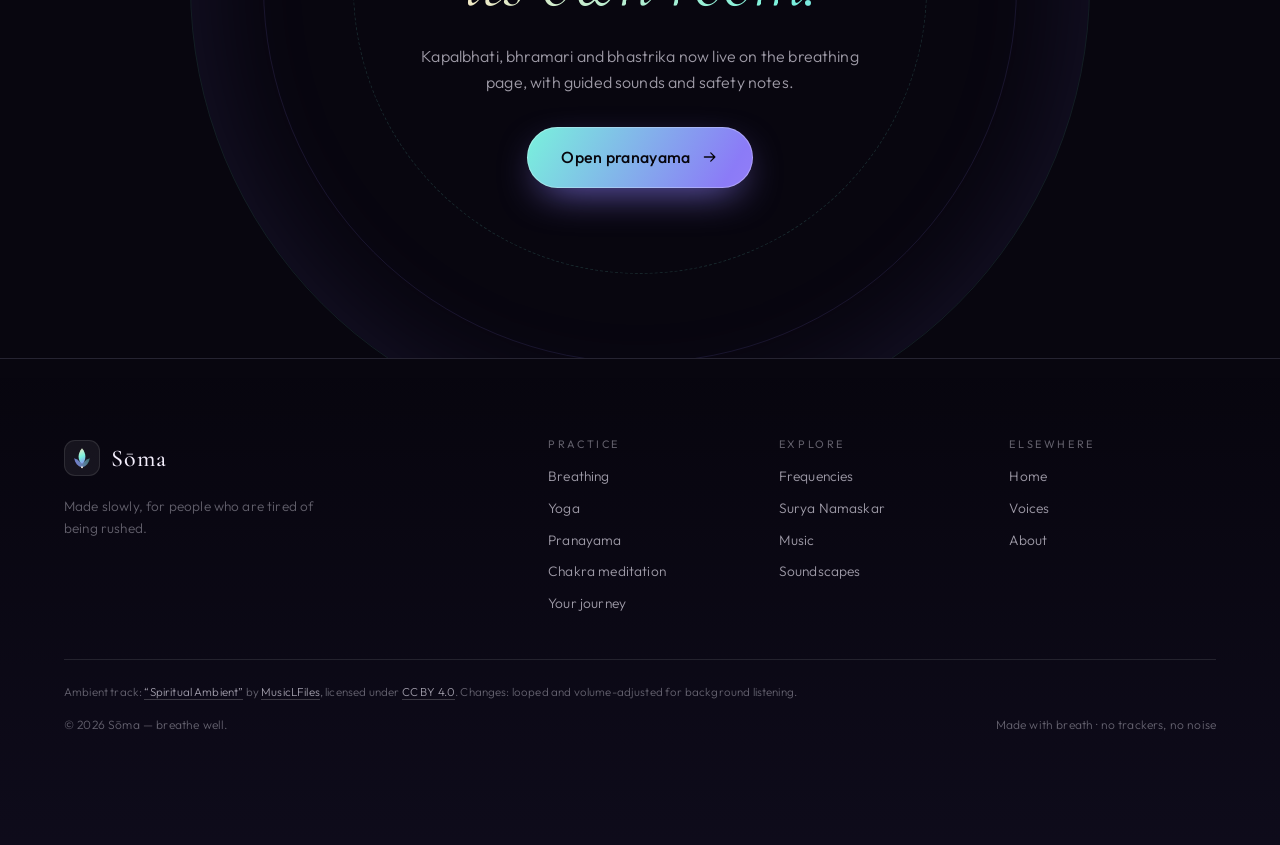
<file: yoga.html>
<!DOCTYPE html>
<html lang="en">
<head>
<meta charset="UTF-8" />
<meta name="viewport" content="width=device-width, initial-scale=1.0" />
<meta name="theme-color" content="#0a0713" />
<title>Yoga — Surya Namaskar — Sōma</title>
<meta name="description" content="Surya Namaskar explained step by step: the twelve poses with Sanskrit names, breathing cues, chakra focus and the mantra for each step, plus a guided video and supportive exercises." />
<meta property="og:title" content="Yoga — Surya Namaskar — Sōma" />
<meta property="og:description" content="Surya Namaskar explained step by step: the twelve poses with Sanskrit names, breathing cues, chakra focus and the mantra for each step, plus a guided video and supportive exercises." />
<meta property="og:type" content="website" />
<link rel="preconnect" href="https://fonts.googleapis.com" />
<link rel="preconnect" href="https://fonts.gstatic.com" crossorigin />
<link href="https://fonts.googleapis.com/css2?family=Cormorant+Garamond:ital,wght@0,300;0,400;0,500;0,600;1,300;1,400&family=Outfit:wght@200;300;400;500;600&display=swap" rel="stylesheet" />
<link rel="icon" href="data:image/svg+xml,%3Csvg xmlns='http://www.w3.org/2000/svg' viewBox='0 0 48 48'%3E%3Crect width='48' height='48' rx='12' fill='%230d0a1a'/%3E%3Cpath d='M24 8c4 5 6 10 6 14.5S28 31 24 34.5c-4-3.5-6-7.5-6-12S20 13 24 8Z' fill='%2379f2dc'/%3E%3Cpath d='M24 36c-3-4-7-7-12-9 1 7 5 11 12 13 7-2 11-6 12-13-5 2-9 5-12 9Z' fill='%238b7bf7'/%3E%3C/svg%3E" />
<link rel="stylesheet" href="styles.css" />
</head>
<body data-page="yoga">

<!-- ===================== SVG SPRITE (shared) ===================== -->
<svg class="sprite" aria-hidden="true" focusable="false">
  <defs>
    <!-- Brand mark: lotus / breath -->
    <symbol id="logo-mark" viewBox="0 0 48 48">
      <path d="M24 6c4.2 5.1 6.3 10.3 6.3 15.6 0 5.4-2.1 10.1-6.3 14.1-4.2-4-6.3-8.7-6.3-14.1C17.7 16.3 19.8 11.1 24 6Z" fill="url(#lg-a)"/>
      <path d="M24 35.7C20.9 31 16 26.9 9.5 24.6c1.6 8.9 6.4 14.6 14.5 17.1Z" fill="url(#lg-b)" opacity=".95"/>
      <path d="M24 35.7c3.1-4.7 8-8.8 14.5-11.1-1.6 8.9-6.4 14.6-14.5 17.1Z" fill="url(#lg-b)" opacity=".95"/>
      <circle cx="24" cy="41" r="1.7" fill="#f6f1e6"/>
      <linearGradient id="lg-a" x1="17" y1="6" x2="31" y2="36" gradientUnits="userSpaceOnUse">
        <stop stop-color="#f7e8c4"/><stop offset=".5" stop-color="#79f2dc"/><stop offset="1" stop-color="#8b7bf7"/>
      </linearGradient>
      <linearGradient id="lg-b" x1="9" y1="40" x2="39" y2="24" gradientUnits="userSpaceOnUse">
        <stop stop-color="#8b7bf7"/><stop offset="1" stop-color="#79f2dc" stop-opacity=".4"/>
      </linearGradient>
    </symbol>

    <!-- UI icons -->
    <symbol id="i-play" viewBox="0 0 24 24"><path d="M8 5.2v13.6c0 .8.9 1.3 1.6.9l10.4-6.8a1 1 0 0 0 0-1.7L9.6 4.3C8.9 3.9 8 4.4 8 5.2Z" fill="currentColor"/></symbol>
    <symbol id="i-pause" viewBox="0 0 24 24"><rect x="6.5" y="4.5" width="3.6" height="15" rx="1.6" fill="currentColor"/><rect x="13.9" y="4.5" width="3.6" height="15" rx="1.6" fill="currentColor"/></symbol>
    <symbol id="i-reset" viewBox="0 0 24 24"><path d="M12 4.5a7.5 7.5 0 1 0 7.44 8.45" fill="none" stroke="currentColor" stroke-width="1.7" stroke-linecap="round"/><path d="M12 1.8v5.4l3.6-2.7Z" fill="currentColor"/></symbol>
    <symbol id="i-wind" viewBox="0 0 24 24"><path d="M3 8.5h9.5a3 3 0 1 0-3-3M3 13h13a3 3 0 1 1-3 3M3 17.5h5" fill="none" stroke="currentColor" stroke-width="1.6" stroke-linecap="round"/></symbol>
    <symbol id="i-wave" viewBox="0 0 100 30" preserveAspectRatio="none"><path d="M0 15c8-8 16-8 25 0s17 8 25 0 17-8 25 0 17 8 25 0" fill="none" stroke="currentColor" stroke-width="2" stroke-linecap="round"/></symbol>
    <symbol id="i-leaf" viewBox="0 0 24 24"><path d="M20 4C11 4 5 8 5 15a5 5 0 0 0 5 5c7 0 10-6 10-16Z" fill="none" stroke="currentColor" stroke-width="1.6" stroke-linejoin="round"/><path d="M4 20c2.5-5 6-8.5 11-10.5" fill="none" stroke="currentColor" stroke-width="1.6" stroke-linecap="round"/></symbol>
    <symbol id="i-moon" viewBox="0 0 24 24"><path d="M20 14.5A8.5 8.5 0 1 1 9.5 4a7 7 0 0 0 10.5 10.5Z" fill="none" stroke="currentColor" stroke-width="1.6" stroke-linejoin="round"/></symbol>
    <symbol id="i-sun" viewBox="0 0 24 24"><circle cx="12" cy="12" r="4.2" fill="none" stroke="currentColor" stroke-width="1.6"/><path d="M12 2.5v2.2M12 19.3v2.2M2.5 12h2.2M19.3 12h2.2M5.3 5.3l1.6 1.6M17.1 17.1l1.6 1.6M18.7 5.3l-1.6 1.6M6.9 17.1l-1.6 1.6" stroke="currentColor" stroke-width="1.6" stroke-linecap="round"/></symbol>
    <symbol id="i-sparkle" viewBox="0 0 24 24"><path d="M12 2.6c.7 4.7 2.4 6.4 7.1 7.1-4.7.7-6.4 2.4-7.1 7.1-.7-4.7-2.4-6.4-7.1-7.1 4.7-.7 6.4-2.4 7.1-7.1Z" fill="currentColor"/><path d="M18.5 15.2c.3 2 1 2.7 3 3-2 .3-2.7 1-3 3-.3-2-1-2.7-3-3 2-.3 2.7-1 3-3Z" fill="currentColor" opacity=".7"/></symbol>
    <symbol id="i-arrow" viewBox="0 0 24 24"><path d="M4.5 12h14M13 6.5l5.5 5.5-5.5 5.5" fill="none" stroke="currentColor" stroke-width="1.7" stroke-linecap="round" stroke-linejoin="round"/></symbol>
    <symbol id="i-check" viewBox="0 0 24 24"><path d="M5 12.6 9.6 17 19 7.4" fill="none" stroke="currentColor" stroke-width="2" stroke-linecap="round" stroke-linejoin="round"/></symbol>
    <symbol id="i-quote" viewBox="0 0 24 24"><path d="M9.5 5.5C5.9 6.6 4 9 4 12.6V18h6.2v-6.2H7.3c.1-2 .9-3.3 2.2-3.9V5.5Zm10 0C15.9 6.6 14 9 14 12.6V18h6.2v-6.2h-2.9c.1-2 .9-3.3 2.2-3.9V5.5Z" fill="currentColor"/></symbol>
    <symbol id="i-alert" viewBox="0 0 24 24"><path d="M12 4 2.8 20h18.4L12 4Z" fill="none" stroke="currentColor" stroke-width="1.6" stroke-linejoin="round"/><path d="M12 10v4.2" stroke="currentColor" stroke-width="1.8" stroke-linecap="round"/><circle cx="12" cy="17.2" r="1" fill="currentColor"/></symbol>
    <symbol id="i-lotus" viewBox="0 0 24 24"><path d="M12 3.5c2 2.5 3 5 3 7.4 0 2.5-1 4.7-3 6.6-2-1.9-3-4.1-3-6.6 0-2.4 1-4.9 3-7.4Z" fill="none" stroke="currentColor" stroke-width="1.4"/><path d="M12 17.5C10 14.6 7 12.4 3.2 11c.8 4.6 3.3 7.6 7.7 9M12 17.5c2-2.9 5-5.1 8.8-6.5-.8 4.6-3.3 7.6-7.7 9" fill="none" stroke="currentColor" stroke-width="1.4" stroke-linejoin="round"/></symbol>
    <symbol id="i-flame" viewBox="0 0 24 24"><path d="M12 3c3 3.6 6 6.6 6 10.4A6 6 0 0 1 6 13.4C6 9.6 9 6.6 12 3Z" fill="none" stroke="currentColor" stroke-width="1.5" stroke-linejoin="round"/><path d="M12 19.5a2.6 2.6 0 0 0 2.6-2.6c0-1.6-1.2-2.9-2.6-4.6-1.4 1.7-2.6 3-2.6 4.6a2.6 2.6 0 0 0 2.6 2.6Z" fill="currentColor" opacity=".85"/></symbol>
    <symbol id="i-brain" viewBox="0 0 24 24"><path d="M9.5 4.5A3 3 0 0 0 6.5 7.5 3 3 0 0 0 5 13a3 3 0 0 0 1.6 3.9A2.8 2.8 0 0 0 9.5 20h0V4.5Zm5 0A3 3 0 0 1 17.5 7.5 3 3 0 0 1 19 13a3 3 0 0 1-1.6 3.9A2.8 0 0 1 14.5 20h0V4.5Z" fill="none" stroke="currentColor" stroke-width="1.4" stroke-linejoin="round"/><path d="M12 4.5v15.5M9.5 9H7M9.5 13H6.8M14.5 9H17M14.5 13h2.7" stroke="currentColor" stroke-width="1.3" stroke-linecap="round"/></symbol>
    <symbol id="i-heart" viewBox="0 0 24 24"><path d="M12 20s-7.5-4.4-7.5-9.4A4.1 4.1 0 0 1 12 8a4.1 4.1 0 0 1 7.5 2.6C19.5 15.6 12 20 12 20Z" fill="none" stroke="currentColor" stroke-width="1.5" stroke-linejoin="round"/></symbol>
    <symbol id="i-volume" viewBox="0 0 24 24"><path d="M4 9.5h3l4-3.2v11.4l-4-3.2H4Z" fill="none" stroke="currentColor" stroke-width="1.6" stroke-linejoin="round"/><path d="M15 9a4 4 0 0 1 0 6M17.5 6.5a7.5 7.5 0 0 1 0 11" fill="none" stroke="currentColor" stroke-width="1.6" stroke-linecap="round"/></symbol>
    <symbol id="i-stop" viewBox="0 0 24 24"><rect x="6" y="6" width="12" height="12" rx="2.4" fill="currentColor"/></symbol>
    <symbol id="i-close" viewBox="0 0 24 24"><path d="M6.5 6.5l11 11M17.5 6.5l-11 11" fill="none" stroke="currentColor" stroke-width="1.8" stroke-linecap="round"/></symbol>
    <symbol id="i-menu" viewBox="0 0 24 24"><path d="M4 7h16M4 12h16M4 17h16" fill="none" stroke="currentColor" stroke-width="1.8" stroke-linecap="round"/></symbol>
    <symbol id="i-search" viewBox="0 0 24 24"><circle cx="10.8" cy="10.8" r="6.3" fill="none" stroke="currentColor" stroke-width="1.8"/><path d="m15.6 15.6 4.2 4.2" fill="none" stroke="currentColor" stroke-width="1.8" stroke-linecap="round"/></symbol>
    <symbol id="i-minimize" viewBox="0 0 24 24"><path d="M5 19h14M5 14.5h14" fill="none" stroke="currentColor" stroke-width="1.8" stroke-linecap="round"/></symbol>
    <symbol id="i-pip" viewBox="0 0 24 24"><rect x="2.5" y="5" width="19" height="14" rx="2.4" fill="none" stroke="currentColor" stroke-width="1.6"/><rect x="8.5" y="12" width="10" height="7" rx="1.6" fill="currentColor" opacity=".9"/></symbol>
    <symbol id="i-music" viewBox="0 0 24 24"><path d="M9 17.5V6.4l9-2.1v10.9" fill="none" stroke="currentColor" stroke-width="1.6" stroke-linejoin="round"/><circle cx="6.6" cy="17.6" r="2.6" fill="none" stroke="currentColor" stroke-width="1.6"/><circle cx="15.6" cy="15.4" r="2.6" fill="none" stroke="currentColor" stroke-width="1.6"/></symbol>
    <symbol id="i-back15" viewBox="0 0 24 24"><path d="M11.5 5.2 8.2 8.4l3.3 3.2" fill="none" stroke="currentColor" stroke-width="1.7" stroke-linecap="round" stroke-linejoin="round"/><path d="M8.6 8.4h5.1a6.1 6.1 0 1 1-6.1 6.1" fill="none" stroke="currentColor" stroke-width="1.7" stroke-linecap="round"/><text x="13" y="16.4" font-size="6.4" text-anchor="middle" fill="currentColor" stroke="none" font-family="Outfit, sans-serif" font-weight="500">15</text></symbol>
    <symbol id="i-fwd15" viewBox="0 0 24 24"><path d="M12.5 5.2 15.8 8.4l-3.3 3.2" fill="none" stroke="currentColor" stroke-width="1.7" stroke-linecap="round" stroke-linejoin="round"/><path d="M15.4 8.4H10.3a6.1 6.1 0 1 0 6.1 6.1" fill="none" stroke="currentColor" stroke-width="1.7" stroke-linecap="round"/><text x="9.4" y="16.4" font-size="6.4" text-anchor="middle" fill="currentColor" stroke="none" font-family="Outfit, sans-serif" font-weight="500">15</text></symbol>
    <symbol id="i-mute" viewBox="0 0 24 24"><path d="M4 9.5h3l4-3.2v11.4l-4-3.2H4Z" fill="none" stroke="currentColor" stroke-width="1.6" stroke-linejoin="round"/><path d="M15.5 9.5 20 14M20 9.5 15.5 14" fill="none" stroke="currentColor" stroke-width="1.6" stroke-linecap="round"/></symbol>
    <symbol id="i-loop" viewBox="0 0 24 24"><path d="M4.5 10.2A6 6 0 0 1 16 6.6l2.4 2.4M19.5 13.8A6 6 0 0 1 8 17.4l-2.4-2.4" fill="none" stroke="currentColor" stroke-width="1.7" stroke-linecap="round"/><path d="M18.6 4.8v4.2h-4.2M5.4 19.2v-4.2h4.2" fill="none" stroke="currentColor" stroke-width="1.7" stroke-linecap="round" stroke-linejoin="round"/></symbol>
    <symbol id="i-fullscreen" viewBox="0 0 24 24"><path d="M4 9V4h5M20 9V4h-5M4 15v5h5M20 15v5h-5" fill="none" stroke="currentColor" stroke-width="1.8" stroke-linecap="round" stroke-linejoin="round"/></symbol>
    <symbol id="i-theatre" viewBox="0 0 24 24"><rect x="3.5" y="6.5" width="17" height="11" rx="2" fill="none" stroke="currentColor" stroke-width="1.6"/><path d="M3.5 10.5h17" stroke="currentColor" stroke-width="1.6"/></symbol>
    <symbol id="i-caption" viewBox="0 0 24 24"><rect x="3.5" y="5.5" width="17" height="13" rx="2.5" fill="none" stroke="currentColor" stroke-width="1.6"/><path d="M10 10.4a2.4 2.4 0 1 0 0 3.2M17 10.4a2.4 2.4 0 1 0 0 3.2" fill="none" stroke="currentColor" stroke-width="1.6" stroke-linecap="round"/></symbol>
    <symbol id="i-share" viewBox="0 0 24 24"><path d="M14.5 4.8 19.5 9l-5 4.2V10.6c-4.6 0-7.4 1.7-9 4.6.2-5.3 3.2-8.4 9-8.6Z" fill="none" stroke="currentColor" stroke-width="1.6" stroke-linejoin="round"/></symbol>
    <symbol id="i-prev" viewBox="0 0 24 24"><path d="M6.5 5v14" stroke="currentColor" stroke-width="1.8" stroke-linecap="round"/><path d="M19 6.4v11.2c0 .8-.9 1.3-1.6.9l-8.6-5.6a1.1 1.1 0 0 1 0-1.8l8.6-5.6c.7-.4 1.6.1 1.6.9Z" fill="currentColor"/></symbol>
    <symbol id="i-next" viewBox="0 0 24 24"><path d="M17.5 5v14" stroke="currentColor" stroke-width="1.8" stroke-linecap="round"/><path d="M5 6.4v11.2c0 .8.9 1.3 1.6.9l8.6-5.6a1.1 1.1 0 0 0 0-1.8L6.6 5.5C5.9 5.1 5 5.6 5 6.4Z" fill="currentColor"/></symbol>
    <symbol id="i-plus" viewBox="0 0 24 24"><path d="M12 5.5v13M5.5 12h13" fill="none" stroke="currentColor" stroke-width="1.8" stroke-linecap="round"/></symbol>
  </defs>
</svg>

<!-- ===================== BACKDROP ===================== -->
<div class="backdrop" aria-hidden="true">
  <div class="aurora aurora--1"></div>
  <div class="aurora aurora--2"></div>
  <div class="aurora aurora--3"></div>
  <div class="grain"></div>
  <canvas id="stars"></canvas>
</div>

<!-- ===================== NAV ===================== -->
<header class="nav" id="nav">
  <div class="nav__inner">
    <a href="index.html" class="brand" aria-label="Sōma home">
      <span class="brand__mark"><svg viewBox="0 0 48 48"><use href="#logo-mark"/></svg></span>
      <span class="brand__word">Sōma</span>
    </a>
    <nav class="nav__links" aria-label="Primary">
      <a href="index.html">Home</a>
      <a href="breathing.html">Breathing</a>
      <a href="yoga.html" class="is-current" aria-current="page">Yoga</a>
      <a href="frequencies.html">Frequencies</a>
      <a href="chakras.html">Chakras</a>
      <a href="music.html">Music</a>
      <a href="journey.html">Journey</a>
    </nav>
    <a href="breathing.html" class="btn btn--ghost nav__cta">
      <span>Begin</span><svg viewBox="0 0 24 24" class="ico"><use href="#i-arrow"/></svg>
    </a>
    <button class="nav__burger" aria-label="Open menu" aria-expanded="false"><span></span></button>
  </div>
</header>

<main id="top">
<section class="page-hero">
    <div>
      <p class="breadcrumb reveal"><a href="index.html">Home</a><span>/</span>Yoga</p>
      <h1 class="page-hero__title reveal" data-delay="80">Sun &amp; <em>breath</em>,<br />every morning.</h1>
      <p class="page-hero__lead reveal" data-delay="160">
        Surya Namaskar — the sun salutation — is twelve linked poses that carry you through
        one complete round of breath. Below is the full sequence with Sanskrit names, the mantra
        for each step, and what each pose asks of the body.
      </p>
    </div>
    <div class="page-hero__aside">
      <div class="stat-pill reveal" data-delay="220"><span>Poses per round</span><b>12</b></div>
      <div class="stat-pill reveal" data-delay="300"><span>Time per round</span><b>~60 s</b></div>
      <div class="stat-pill reveal" data-delay="380"><span>Classical rounds</span><b>12</b></div>
    </div>
  </section>

  <nav class="subnav" aria-label="Yoga sections">
    <a href="#surya-namaskar" class="is-current">Surya Namaskar</a>
    <a href="#mantras">Mantras</a>
    <a href="#watch">Watch</a>
    <a href="#exercises">Exercises</a>
    <a href="breathing.html#pranayama">Pranayama →</a>
  </nav>

  <section class="section" id="surya-namaskar">
    <div class="section__head">
      <p class="eyebrow reveal"><span class="eyebrow__dot"></span> The sun salutation</p>
      <h2 class="section__title reveal">Twelve steps, <em>one breath</em></h2>
      <p class="section__lead reveal">
        Move on the breath: inhale to lengthen, exhale to fold and release, and hold the breath
        briefly at the eight-limbed salute. Two sets of twelve poses — right leg leading, then left —
        make one complete round.
      </p>
    </div>

    <div class="sn-key reveal">
      <div><span class="k k--in"></span><b>Inhale</b> — lengthen, lift, open</div>
      <div><span class="k k--out"></span><b>Exhale</b> — fold, lower, release</div>
      <div><span class="k k--hold"></span><b>Hold</b> — stay still, stay soft</div>
    </div>

    <div class="sn-list">

        <article class="sn-step reveal">
          <div class="sn-step__num">01</div>
          <div class="sn-step__main">
            <div class="sn-step__head">
              <div>
                <h3>Prayer Pose</h3>
                <p class="sn-step__sk">Pranamasana</p>
              </div>
              <div class="sn-step__badges">
                <span class="tag tag--gold">Exhale</span>
                <span class="tag tag--lilac">Anahata (heart)</span>
              </div>
            </div>
            <p class="sn-step__does">Stand at the front of the mat, feet together. Bring the palms together at the heart, shoulders soft, eyes gently closed. Exhale as you arrive.</p>
            <div class="sn-step__foot">
              <div class="sn-step__mantra">
                <span>Mantra</span>
                <b>Om Mitraya Namah</b>
                <i>Salutations to the friend of all</i>
              </div>
              <p class="sn-step__body">Balances the body and relaxes the nervous system.</p>
            </div>
          </div>
        </article>

        <article class="sn-step reveal">
          <div class="sn-step__num">02</div>
          <div class="sn-step__main">
            <div class="sn-step__head">
              <div>
                <h3>Raised Arms</h3>
                <p class="sn-step__sk">Hasta Uttanasana</p>
              </div>
              <div class="sn-step__badges">
                <span class="tag tag--gold">Inhale</span>
                <span class="tag tag--lilac">Vishuddha (throat)</span>
              </div>
            </div>
            <p class="sn-step__does">Inhale and sweep the arms overhead, biceps beside the ears. Reach up from the heels to the fingertips; a small, kind backbend is plenty.</p>
            <div class="sn-step__foot">
              <div class="sn-step__mantra">
                <span>Mantra</span>
                <b>Om Ravaye Namah</b>
                <i>Salutations to the shining, radiant one</i>
              </div>
              <p class="sn-step__body">Stretches and tones the abdomen and expands the chest for a fuller breath.</p>
            </div>
          </div>
        </article>

        <article class="sn-step reveal">
          <div class="sn-step__num">03</div>
          <div class="sn-step__main">
            <div class="sn-step__head">
              <div>
                <h3>Standing Forward Fold</h3>
                <p class="sn-step__sk">Padahastasana</p>
              </div>
              <div class="sn-step__badges">
                <span class="tag tag--gold">Exhale</span>
                <span class="tag tag--lilac">Svadhisthana (sacral)</span>
              </div>
            </div>
            <p class="sn-step__does">Exhale and hinge from the hips, folding forward with a long spine. Keep the knees soft and place the palms beside the feet.</p>
            <div class="sn-step__foot">
              <div class="sn-step__mantra">
                <span>Mantra</span>
                <b>Om Suryaya Namah</b>
                <i>Salutations to the sun, dispeller of darkness</i>
              </div>
              <p class="sn-step__body">Makes the waist and spine flexible and stretches the hamstrings.</p>
            </div>
          </div>
        </article>

        <article class="sn-step reveal">
          <div class="sn-step__num">04</div>
          <div class="sn-step__main">
            <div class="sn-step__head">
              <div>
                <h3>Equestrian Pose</h3>
                <p class="sn-step__sk">Ashwa Sanchalanasana</p>
              </div>
              <div class="sn-step__badges">
                <span class="tag tag--gold">Inhale</span>
                <span class="tag tag--lilac">Ajna (third eye)</span>
              </div>
            </div>
            <p class="sn-step__does">Inhale and take the right leg back, right knee to the floor. The left foot stays between the palms; press the hips forward and look up.</p>
            <div class="sn-step__foot">
              <div class="sn-step__mantra">
                <span>Mantra</span>
                <b>Om Bhanave Namah</b>
                <i>Salutations to the one who illuminates</i>
              </div>
              <p class="sn-step__body">Strengthens the legs and makes the spine and neck flexible.</p>
            </div>
          </div>
        </article>

        <article class="sn-step reveal">
          <div class="sn-step__num">05</div>
          <div class="sn-step__main">
            <div class="sn-step__head">
              <div>
                <h3>Plank / Mountain</h3>
                <p class="sn-step__sk">Dandasana / Parvatasana</p>
              </div>
              <div class="sn-step__badges">
                <span class="tag tag--gold">Exhale</span>
                <span class="tag tag--lilac">Vishuddha (throat)</span>
              </div>
            </div>
            <p class="sn-step__does">Exhale and take the left leg back so the body forms one long line. Arms under the shoulders, hips level, gaze down and slightly forward.</p>
            <div class="sn-step__foot">
              <div class="sn-step__mantra">
                <span>Mantra</span>
                <b>Om Khagaya Namah</b>
                <i>Salutations to the one who moves through the sky</i>
              </div>
              <p class="sn-step__body">Strengthens the arms and back and improves posture.</p>
            </div>
          </div>
        </article>

        <article class="sn-step reveal">
          <div class="sn-step__num">06</div>
          <div class="sn-step__main">
            <div class="sn-step__head">
              <div>
                <h3>Eight-Limbed Salute</h3>
                <p class="sn-step__sk">Ashtanga Namaskara</p>
              </div>
              <div class="sn-step__badges">
                <span class="tag tag--gold">Hold (breath suspended)</span>
                <span class="tag tag--lilac">Manipura (solar plexus)</span>
              </div>
            </div>
            <p class="sn-step__does">Gently lower the knees, chest and chin to the floor — eight points of contact. Keep the hips slightly lifted and the elbows tucked.</p>
            <div class="sn-step__foot">
              <div class="sn-step__mantra">
                <span>Mantra</span>
                <b>Om Pushne Namah</b>
                <i>Salutations to the nourisher of all</i>
              </div>
              <p class="sn-step__body">Strengthens the chest and arms and gently tones the abdomen.</p>
            </div>
          </div>
        </article>

        <article class="sn-step reveal">
          <div class="sn-step__num">07</div>
          <div class="sn-step__main">
            <div class="sn-step__head">
              <div>
                <h3>Cobra</h3>
                <p class="sn-step__sk">Bhujangasana</p>
              </div>
              <div class="sn-step__badges">
                <span class="tag tag--gold">Inhale</span>
                <span class="tag tag--lilac">Svadhisthana (sacral)</span>
              </div>
            </div>
            <p class="sn-step__does">Inhale and slide forward, pressing the palms down to lift the chest. Elbows soft, shoulders away from the ears, gaze forward.</p>
            <div class="sn-step__foot">
              <div class="sn-step__mantra">
                <span>Mantra</span>
                <b>Om Hiranyagarbhaya Namah</b>
                <i>Salutations to the golden cosmic self</i>
              </div>
              <p class="sn-step__body">Strengthens the spine, opens the lungs and relieves stiffness.</p>
            </div>
          </div>
        </article>

        <article class="sn-step reveal">
          <div class="sn-step__num">08</div>
          <div class="sn-step__main">
            <div class="sn-step__head">
              <div>
                <h3>Downward Dog</h3>
                <p class="sn-step__sk">Adho Mukha Svanasana</p>
              </div>
              <div class="sn-step__badges">
                <span class="tag tag--gold">Exhale</span>
                <span class="tag tag--lilac">Vishuddha (throat)</span>
              </div>
            </div>
            <p class="sn-step__does">Exhale and lift the hips high and back into an inverted V. Heels reach for the floor, head relaxed between the arms.</p>
            <div class="sn-step__foot">
              <div class="sn-step__mantra">
                <span>Mantra</span>
                <b>Om Marichaye Namah</b>
                <i>Salutations to the one with infinite rays</i>
              </div>
              <p class="sn-step__body">Strengthens arms and legs and increases blood flow to the spine.</p>
            </div>
          </div>
        </article>

        <article class="sn-step reveal">
          <div class="sn-step__num">09</div>
          <div class="sn-step__main">
            <div class="sn-step__head">
              <div>
                <h3>Equestrian Pose</h3>
                <p class="sn-step__sk">Ashwa Sanchalanasana</p>
              </div>
              <div class="sn-step__badges">
                <span class="tag tag--gold">Inhale</span>
                <span class="tag tag--lilac">Ajna (third eye)</span>
              </div>
            </div>
            <p class="sn-step__does">Inhale and step the right foot forward between the palms, left knee down. This mirrors step four.</p>
            <div class="sn-step__foot">
              <div class="sn-step__mantra">
                <span>Mantra</span>
                <b>Om Adityaya Namah</b>
                <i>Salutations to the infinite, son of Aditi</i>
              </div>
              <p class="sn-step__body">Stretches the hips and strengthens the legs.</p>
            </div>
          </div>
        </article>

        <article class="sn-step reveal">
          <div class="sn-step__num">10</div>
          <div class="sn-step__main">
            <div class="sn-step__head">
              <div>
                <h3>Standing Forward Fold</h3>
                <p class="sn-step__sk">Padahastasana</p>
              </div>
              <div class="sn-step__badges">
                <span class="tag tag--gold">Exhale</span>
                <span class="tag tag--lilac">Svadhisthana (sacral)</span>
              </div>
            </div>
            <p class="sn-step__does">Exhale and step the left foot forward to meet the right. Fold forward once more, palms beside the feet.</p>
            <div class="sn-step__foot">
              <div class="sn-step__mantra">
                <span>Mantra</span>
                <b>Om Savitre Namah</b>
                <i>Salutations to the one responsible for life</i>
              </div>
              <p class="sn-step__body">Stretches the hamstrings and opens the hips, shoulders and arms.</p>
            </div>
          </div>
        </article>

        <article class="sn-step reveal">
          <div class="sn-step__num">11</div>
          <div class="sn-step__main">
            <div class="sn-step__head">
              <div>
                <h3>Raised Arms</h3>
                <p class="sn-step__sk">Hasta Uttanasana</p>
              </div>
              <div class="sn-step__badges">
                <span class="tag tag--gold">Inhale</span>
                <span class="tag tag--lilac">Vishuddha (throat)</span>
              </div>
            </div>
            <p class="sn-step__does">Inhale and roll the spine up, sweeping the arms overhead. Reach up more than you bend back.</p>
            <div class="sn-step__foot">
              <div class="sn-step__mantra">
                <span>Mantra</span>
                <b>Om Arkaya Namah</b>
                <i>Salutations to the one worthy of praise and glory</i>
              </div>
              <p class="sn-step__body">Expands the chest and tones the abdominal muscles.</p>
            </div>
          </div>
        </article>

        <article class="sn-step reveal">
          <div class="sn-step__num">12</div>
          <div class="sn-step__main">
            <div class="sn-step__head">
              <div>
                <h3>Prayer Pose</h3>
                <p class="sn-step__sk">Pranamasana</p>
              </div>
              <div class="sn-step__badges">
                <span class="tag tag--gold">Exhale</span>
                <span class="tag tag--lilac">Anahata (heart)</span>
              </div>
            </div>
            <p class="sn-step__does">Exhale and return the hands to the heart. Stand still for one full breath — one round is complete.</p>
            <div class="sn-step__foot">
              <div class="sn-step__mantra">
                <span>Mantra</span>
                <b>Om Bhaskaraya Namah</b>
                <i>Salutations to the light that illumines</i>
              </div>
              <p class="sn-step__body">Grounds the body and settles the breath before the next round.</p>
            </div>
          </div>
        </article>
    </div>

    <div class="sn-rounds reveal">
      <span>Build up slowly</span>
      <b>3 · 6 · 12</b>
      <span>rounds over several weeks. Practise on an empty stomach, at least two hours after a meal, and never strain a joint to reach a shape.</span>
    </div>
  </section>

  <section class="section" id="mantras">
    <div class="section__head">
      <p class="eyebrow reveal"><span class="eyebrow__dot"></span> Chant with the pose</p>
      <h2 class="section__title reveal">The twelve <em>mantras</em></h2>
      <p class="section__lead reveal">Six are salutations and six are names of the sun. Chant them aloud or silently to the rhythm of your breath.</p>
    </div>

    <div class="mantra-grid">
      
      <div class="mantra reveal" data-delay="0">
        <span class="mantra__n">1</span>
        <div>
          <b>Om Mitraya Namah</b>
          <i>Salutations to the friend of all</i>
          <small>Pranamasana</small>
        </div>
      </div>
      <div class="mantra reveal" data-delay="60">
        <span class="mantra__n">2</span>
        <div>
          <b>Om Ravaye Namah</b>
          <i>Salutations to the shining, radiant one</i>
          <small>Hasta Uttanasana</small>
        </div>
      </div>
      <div class="mantra reveal" data-delay="120">
        <span class="mantra__n">3</span>
        <div>
          <b>Om Suryaya Namah</b>
          <i>Salutations to the sun, dispeller of darkness</i>
          <small>Padahastasana</small>
        </div>
      </div>
      <div class="mantra reveal" data-delay="180">
        <span class="mantra__n">4</span>
        <div>
          <b>Om Bhanave Namah</b>
          <i>Salutations to the one who illuminates</i>
          <small>Ashwa Sanchalanasana</small>
        </div>
      </div>
      <div class="mantra reveal" data-delay="0">
        <span class="mantra__n">5</span>
        <div>
          <b>Om Khagaya Namah</b>
          <i>Salutations to the one who moves through the sky</i>
          <small>Dandasana / Parvatasana</small>
        </div>
      </div>
      <div class="mantra reveal" data-delay="60">
        <span class="mantra__n">6</span>
        <div>
          <b>Om Pushne Namah</b>
          <i>Salutations to the nourisher of all</i>
          <small>Ashtanga Namaskara</small>
        </div>
      </div>
      <div class="mantra reveal" data-delay="120">
        <span class="mantra__n">7</span>
        <div>
          <b>Om Hiranyagarbhaya Namah</b>
          <i>Salutations to the golden cosmic self</i>
          <small>Bhujangasana</small>
        </div>
      </div>
      <div class="mantra reveal" data-delay="180">
        <span class="mantra__n">8</span>
        <div>
          <b>Om Marichaye Namah</b>
          <i>Salutations to the one with infinite rays</i>
          <small>Adho Mukha Svanasana</small>
        </div>
      </div>
      <div class="mantra reveal" data-delay="0">
        <span class="mantra__n">9</span>
        <div>
          <b>Om Adityaya Namah</b>
          <i>Salutations to the infinite, son of Aditi</i>
          <small>Ashwa Sanchalanasana</small>
        </div>
      </div>
      <div class="mantra reveal" data-delay="60">
        <span class="mantra__n">10</span>
        <div>
          <b>Om Savitre Namah</b>
          <i>Salutations to the one responsible for life</i>
          <small>Padahastasana</small>
        </div>
      </div>
      <div class="mantra reveal" data-delay="120">
        <span class="mantra__n">11</span>
        <div>
          <b>Om Arkaya Namah</b>
          <i>Salutations to the one worthy of praise and glory</i>
          <small>Hasta Uttanasana</small>
        </div>
      </div>
      <div class="mantra reveal" data-delay="180">
        <span class="mantra__n">12</span>
        <div>
          <b>Om Bhaskaraya Namah</b>
          <i>Salutations to the light that illumines</i>
          <small>Pranamasana</small>
        </div>
      </div>
    </div>
  </section>

  <section class="section" id="watch">
    <div class="section__head section__head--center">
      <p class="eyebrow reveal"><span class="eyebrow__dot"></span> Watch the sequence</p>
      <h2 class="section__title reveal">Follow along <em>once</em></h2>
      <p class="section__lead reveal">A guided walkthrough from The Art of Living. Watching the transition between poses once is worth ten paragraphs of description.</p>
    </div>

    <div class="video-frame reveal">
      <iframe
        src="https://www.youtube-nocookie.com/embed/IKzkc3FWx7g?rel=0"
        title="Surya Namaskar — steps for beginners, guided walkthrough by The Art of Living"
        loading="lazy"
        allow="accelerometer; autoplay; clipboard-write; encrypted-media; gyroscope; picture-in-picture; web-share"
        referrerpolicy="strict-origin-when-cross-origin"
        allowfullscreen></iframe>
    </div>
    <p class="video-credit reveal">
      Video: <a href="https://www.youtube.com/watch?v=IKzkc3FWx7g" target="_blank" rel="noopener noreferrer">Surya Namaskar (Sun Salutation) Steps for Beginners</a>
      — The Art of Living. Sequence and mantras referenced from
      <a href="https://www.artofliving.org/in-en/yoga/yoga-poses/sun-salutation" target="_blank" rel="noopener noreferrer">Art of Living's Sun Salutation guide</a>
      and <a href="https://en.wikipedia.org/wiki/Sun_Salutation" target="_blank" rel="noopener noreferrer">Wikipedia</a>.
    </p>
  </section>
  <section class="section" id="exercises">
    <div class="section__head section__head--center">
      <p class="eyebrow reveal"><span class="eyebrow__dot"></span> Supportive movement</p>
      <h2 class="section__title reveal">Simple <em>exercises</em></h2>
      <p class="section__lead reveal">Short mobility work that prepares the body for practice — and undoes a day at a desk.</p>
    </div>

    <div class="ex-grid">
      <article class="card ex reveal">
        <div class="ex__top">
          <span class="ex__badge"><svg viewBox="0 0 24 24"><use href="#i-sun"></use></svg></span>
          <div><h3>Neck &amp; shoulder rolls</h3><span class="ex__level">2 min · gentle</span></div>
        </div>
        <p>Slow half-circles with the chin, then ten shoulder rolls each way. Release the neck before any backbend.</p>
      </article>

      <article class="card ex reveal" data-delay="100">
        <div class="ex__top">
          <span class="ex__badge"><svg viewBox="0 0 24 24"><use href="#i-heart"></use></svg></span>
          <div><h3>Cat–cow flow</h3><span class="ex__level">2 min · spine</span></div>
        </div>
        <p>On hands and knees, alternate rounding and arching the spine with the breath. Ten slow cycles.</p>
      </article>

      <article class="card ex reveal" data-delay="200">
        <div class="ex__top">
          <span class="ex__badge"><svg viewBox="0 0 24 24"><use href="#i-brain"></use></svg></span>
          <div><h3>Tadasana — mountain</h3><span class="ex__level">1 min · balance</span></div>
        </div>
        <p>Stand tall, feet together, arms by the sides. Lengthen the crown, breathe slowly, feel yourself grounded.</p>
      </article>

      <article class="card ex reveal" data-delay="100">
        <div class="ex__top">
          <span class="ex__badge"><svg viewBox="0 0 24 24"><use href="#i-lotus"></use></svg></span>
          <div><h3>Seated twist</h3><span class="ex__level">1 min · each side</span></div>
        </div>
        <p>Cross-legged, hand on the opposite knee, exhale and rotate. Wrings out the spine after sitting.</p>
      </article>

      <article class="card ex reveal" data-delay="200">
        <div class="ex__top">
          <span class="ex__badge"><svg viewBox="0 0 24 24"><use href="#i-wind"></use></svg></span>
          <div><h3>Ankle &amp; wrist circles</h3><span class="ex__level">1 min · joints</span></div>
        </div>
        <p>Ten slow circles each ankle and wrist. Small movement that makes the forward fold and plank kind.</p>
      </article>

      <article class="card ex reveal" data-delay="300">
        <div class="ex__top">
          <span class="ex__badge"><svg viewBox="0 0 24 24"><use href="#i-moon"></use></svg></span>
          <div><h3>Legs up the wall</h3><span class="ex__level">5 min · rest</span></div>
        </div>
        <p>Lie with the hips near a wall and legs vertical. Exhale slowly — the perfect way to close a session.</p>
      </article>
    </div>

    <div class="caution reveal">
      <svg viewBox="0 0 24 24" class="ico"><use href="#i-alert"></use></svg>
      <p><strong style="font-weight:500">Take care.</strong> Skip inversions, deep backbends and the eight-limbed salute during pregnancy, or with high blood pressure, recent surgery or acute back, wrist or shoulder injury. Work with a qualified teacher in person when you can. This is education, not medical advice.</p>
    </div>
  </section>

  <section class="cta">
    <div class="cta__ring" aria-hidden="true"></div>
    <div class="cta__inner reveal">
      <svg viewBox="0 0 48 48" class="cta__mark"><use href="#logo-mark"></use></svg>
      <h2>Pranayama has<br /><em>its own room.</em></h2>
      <p>Kapalbhati, bhramari and bhastrika now live on the breathing page, with guided sounds and safety notes.</p>
      <a href="breathing.html#pranayama" class="btn btn--primary">
        <span>Open pranayama</span><span class="btn__ripple"></span>
        <svg viewBox="0 0 24 24" class="ico"><use href="#i-arrow"></use></svg>
      </a>
    </div>
  </section>
</main>


<div class="dock" id="dock" hidden aria-live="polite">
  <div class="dock__art" id="dockArt">
    <svg viewBox="0 0 48 48" aria-hidden="true"><use href="#logo-mark"></use></svg>
  </div>
  <div class="dock__body">
    <b id="dockTitle">—</b>
    <span id="dockSub">—</span>
    <div class="dock__eq" aria-hidden="true"><i></i><i></i><i></i><i></i></div>
  </div>
  <div class="dock__vol">
    <button class="dock__btn dock__btn--mute" id="dockMute" aria-label="Mute" title="Mute">
      <svg viewBox="0 0 24 24" class="ico"><use href="#i-volume"></use></svg>
    </button>
    <input class="dock__range" id="dockVol" type="range" min="0" max="100" value="45" aria-label="Volume" />
  </div>
  <button class="dock__btn dock__btn--main" id="dockToggle" aria-label="Pause" title="Play / Pause">
    <svg viewBox="0 0 24 24" class="ico"><use href="#i-pause"></use></svg>
  </button>
  <button class="dock__btn dock__btn--close" id="dockClose" aria-label="Stop and close" title="Stop">
    <svg viewBox="0 0 24 24" class="ico"><use href="#i-close"></use></svg>
  </button>
</div>
<div class="ambient-prompt" id="ambientPrompt" hidden>
  <button class="ambient-prompt__btn" id="ambientStart" type="button">
    <svg viewBox="0 0 24 24" class="ico"><use href="#i-music"></use></svg>
    <span>Play ambient music</span>
    <small>Spiritual Ambient · optional</small>
  </button>
  <button class="ambient-prompt__no" id="ambientNo" type="button" aria-label="Not now">Not now</button>
</div>

<footer class="footer">
  <div class="footer__inner">
    <div class="footer__brand">
      <a href="index.html" class="brand">
        <span class="brand__mark"><svg viewBox="0 0 48 48"><use href="#logo-mark"/></svg></span>
        <span class="brand__word">Sōma</span>
      </a>
      <p>Made slowly, for people who are tired of being rushed.</p>
    </div>
    <nav class="footer__cols" aria-label="Footer">
      <div>
        <h4>Practice</h4>
        <a href="breathing.html">Breathing</a>
        <a href="yoga.html">Yoga</a>
        <a href="breathing.html#pranayama">Pranayama</a>
        <a href="chakras.html">Chakra meditation</a>
        <a href="journey.html">Your journey</a>
      </div>
      <div>
        <h4>Explore</h4>
        <a href="frequencies.html">Frequencies</a>
        <a href="yoga.html#surya-namaskar">Surya Namaskar</a>
        <a href="music.html">Music</a>
        <a href="breathing.html#sounds">Soundscapes</a>
      </div>
      <div>
        <h4>Elsewhere</h4>
        <a href="index.html">Home</a>
        <a href="index.html#voices">Voices</a>
        <a href="index.html#about">About</a>
      </div>
    </nav>
  </div>
  <div class="footer__credits">
    Ambient track:
    <a href="https://commons.wikimedia.org/wiki/File:Spiritual_Ambient_by_MusicLFiles.ogg" target="_blank" rel="noopener noreferrer">“Spiritual Ambient”</a>
    by <a href="https://commons.wikimedia.org/wiki/Category:Files_by_MusicLFiles" target="_blank" rel="noopener noreferrer">MusicLFiles</a>,
    licensed under <a href="https://creativecommons.org/licenses/by/4.0/" target="_blank" rel="noopener noreferrer">CC BY 4.0</a>.
    Changes: looped and volume-adjusted for background listening.
  </div>
  <div class="footer__base">
    <span>© <span id="year"></span> Sōma — breathe well.</span>
    <span>Made with breath · no trackers, no noise</span>
  </div>
</footer>

<script src="assets/js/site.js"></script>
<script src="assets/js/ambient.js"></script>
<script src="assets/js/yoga.js"></script>
</body>
</html>
</file>
<file: styles.css>
/* =========================================================
   SŌMA — a meditation sanctuary
   Palette: deep indigo night + mint breath + lilac + blush
   ========================================================= */

/* ---------- Design tokens ---------- */
:root {
  --bg:            #08060f;
  --bg-2:          #0d0a1a;
  --surface:       rgba(255, 255, 255, .045);
  --surface-2:     rgba(255, 255, 255, .075);
  --stroke:        rgba(255, 255, 255, .1);
  --stroke-strong: rgba(255, 255, 255, .2);

  --text:          #f3eefc;
  --text-dim:      rgba(243, 238, 252, .64);
  --text-faint:    rgba(243, 238, 252, .38);

  --mint:          #79f2dc;
  --lilac:         #8b7bf7;
  --blush:         #f7a9c9;
  --gold:          #f7e8c4;

  --grad-hero:     linear-gradient(100deg, var(--gold), var(--mint) 42%, var(--lilac) 78%, var(--blush));
  --grad-soft:     linear-gradient(135deg, rgba(121,242,220,.18), rgba(139,123,247,.18));
  --grad-btn:      linear-gradient(120deg, #79f2dc, #8b7bf7 55%, #b48cf7);

  --font-display:  "Cormorant Garamond", "Times New Roman", serif;
  --font-ui:       "Outfit", "Segoe UI", system-ui, -apple-system, sans-serif;

  --r-sm: 12px;
  --r-md: 20px;
  --r-lg: 28px;
  --r-xl: 40px;

  --shadow-soft: 0 20px 60px -20px rgba(0, 0, 0, .7);
  --shadow-glow: 0 0 80px -20px rgba(121, 242, 220, .55);

  --ease:      cubic-bezier(.22, 1, .36, 1);
  --ease-soft: cubic-bezier(.4, 0, .2, 1);

  --pad: clamp(20px, 5vw, 64px);
  --maxw: 1240px;
}

/* ---------- Reset ---------- */
*, *::before, *::after { box-sizing: border-box; margin: 0; padding: 0; }

html {
  scroll-behavior: smooth;
  scroll-padding-top: 96px;
  -webkit-text-size-adjust: 100%;
}

body {
  min-height: 100vh;
  background: var(--bg);
  color: var(--text);
  font-family: var(--font-ui);
  font-weight: 300;
  font-size: 16px;
  line-height: 1.65;
  letter-spacing: .01em;
  overflow-x: hidden;
  -webkit-font-smoothing: antialiased;
  text-rendering: optimizeLegibility;
}

img, svg { display: block; max-width: 100%; }
a { color: inherit; text-decoration: none; }
button { font: inherit; color: inherit; background: none; border: 0; cursor: pointer; }
h1, h2, h3, h4 { font-weight: 400; line-height: 1.05; letter-spacing: -.01em; }
ul { list-style: none; }
::selection { background: rgba(121, 242, 220, .28); color: #fff; }

.sprite { position: absolute; width: 0; height: 0; overflow: hidden; }
.ico { width: 1em; height: 1em; flex: none; }

/* Scrollbar */
::-webkit-scrollbar { width: 10px; }
::-webkit-scrollbar-track { background: var(--bg); }
::-webkit-scrollbar-thumb {
  background: linear-gradient(var(--mint), var(--lilac));
  border-radius: 10px;
  border: 2px solid var(--bg);
}

/* ---------- Backdrop ---------- */
.backdrop {
  position: fixed;
  inset: 0;
  z-index: -2;
  overflow: hidden;
  background:
    radial-gradient(120% 80% at 50% -10%, #171233 0%, transparent 60%),
    radial-gradient(90% 60% at 100% 100%, #120e24 0%, transparent 55%),
    var(--bg);
}

.aurora {
  position: absolute;
  border-radius: 50%;
  filter: blur(90px);
  opacity: .5;
  will-change: transform;
}
.aurora--1 {
  width: 62vw; height: 62vw;
  top: -22vw; left: -14vw;
  background: radial-gradient(circle at 35% 35%, rgba(139,123,247,.55), transparent 66%);
  animation: drift1 26s ease-in-out infinite alternate;
}
.aurora--2 {
  width: 55vw; height: 55vw;
  top: 8vh; right: -18vw;
  background: radial-gradient(circle at 60% 40%, rgba(121,242,220,.3), transparent 68%);
  animation: drift2 32s ease-in-out infinite alternate;
}
.aurora--3 {
  width: 48vw; height: 48vw;
  bottom: -20vw; left: 24vw;
  background: radial-gradient(circle at 50% 50%, rgba(247,169,201,.22), transparent 68%);
  animation: drift3 38s ease-in-out infinite alternate;
}

@keyframes drift1 { to { transform: translate3d(12vw, 8vh, 0) scale(1.15) rotate(12deg); } }
@keyframes drift2 { to { transform: translate3d(-14vw, 12vh, 0) scale(1.1) rotate(-14deg); } }
@keyframes drift3 { to { transform: translate3d(10vw, -14vh, 0) scale(1.2); } }

.grain {
  position: absolute;
  inset: -50%;
  opacity: .035;
  pointer-events: none;
  background-image: url("data:image/svg+xml,%3Csvg xmlns='http://www.w3.org/2000/svg' width='160' height='160'%3E%3Cfilter id='n'%3E%3CfeTurbulence type='fractalNoise' baseFrequency='.85' numOctaves='3'/%3E%3C/filter%3E%3Crect width='100%25' height='100%25' filter='url(%23n)'/%3E%3C/svg%3E");
}

#stars { position: absolute; inset: 0; width: 100%; height: 100%; }

/* ---------- Typography helpers ---------- */
.eyebrow {
  display: inline-flex;
  align-items: center;
  gap: 10px;
  font-size: .72rem;
  font-weight: 400;
  letter-spacing: .28em;
  text-transform: uppercase;
  color: var(--text-dim);
}
.eyebrow__dot {
  width: 6px; height: 6px;
  border-radius: 50%;
  background: var(--mint);
  box-shadow: 0 0 12px 2px rgba(121,242,220,.8);
  animation: pulseDot 3s ease-in-out infinite;
}
@keyframes pulseDot {
  0%, 100% { opacity: 1; transform: scale(1); }
  50% { opacity: .45; transform: scale(.7); }
}

.section__title {
  font-family: var(--font-display);
  font-size: clamp(2.4rem, 6vw, 4.6rem);
  font-weight: 300;
  margin: .28em 0 .3em;
}
.section__title em {
  font-style: italic;
  background: var(--grad-hero);
  background-size: 200% 100%;
  -webkit-background-clip: text;
  background-clip: text;
  color: transparent;
  animation: gradientShift 9s ease-in-out infinite;
}
@keyframes gradientShift {
  0%, 100% { background-position: 0% 50%; }
  50% { background-position: 100% 50%; }
}

.section__lead {
  max-width: 56ch;
  color: var(--text-dim);
  font-size: clamp(.98rem, 1.5vw, 1.08rem);
  font-weight: 300;
}

/* ---------- Buttons ---------- */
.btn {
  position: relative;
  display: inline-flex;
  align-items: center;
  justify-content: center;
  gap: 10px;
  padding: 15px 26px;
  border-radius: 999px;
  font-size: .92rem;
  font-weight: 400;
  letter-spacing: .02em;
  overflow: hidden;
  isolation: isolate;
  transition: transform .45s var(--ease), box-shadow .45s var(--ease), border-color .3s;
  white-space: nowrap;
}
.btn .ico { width: 18px; height: 18px; transition: transform .45s var(--ease); }
.btn:hover { transform: translateY(-2px); }
.btn:active { transform: translateY(0) scale(.985); }

.btn--primary {
  color: #07060d;
  background: var(--grad-btn);
  background-size: 160% 160%;
  font-weight: 500;
  box-shadow: 0 14px 40px -14px rgba(139,123,247,.9), inset 0 0 0 1px rgba(255,255,255,.28);
  animation: btnSheen 8s ease-in-out infinite;
}
@keyframes btnSheen {
  0%, 100% { background-position: 0% 50%; }
  50% { background-position: 100% 50%; }
}
.btn--primary:hover { box-shadow: 0 20px 54px -14px rgba(121,242,220,.75), inset 0 0 0 1px rgba(255,255,255,.4); }
.btn--primary:hover .ico { transform: translateX(3px); }

.btn__ripple {
  position: absolute;
  inset: 0;
  z-index: -1;
  background: radial-gradient(circle at var(--mx, 50%) var(--my, 50%), rgba(255,255,255,.55), transparent 55%);
  opacity: 0;
  transition: opacity .4s;
}
.btn--primary:hover .btn__ripple { opacity: 1; }

.btn--glass {
  color: var(--text);
  background: var(--surface);
  border: 1px solid var(--stroke);
  backdrop-filter: blur(14px);
  -webkit-backdrop-filter: blur(14px);
}
.btn--glass:hover { background: var(--surface-2); border-color: var(--stroke-strong); }

.btn--ghost {
  border: 1px solid var(--stroke);
  padding: 11px 20px;
  font-size: .84rem;
  color: var(--text);
}
.btn--ghost:hover { background: var(--surface); border-color: rgba(121,242,220,.5); color: var(--mint); }

.btn--icon {
  width: 52px; height: 52px;
  padding: 0;
  border-radius: 50%;
  background: var(--surface);
  border: 1px solid var(--stroke);
  color: var(--text-dim);
  flex: none;
}
.btn--icon:hover { color: var(--text); border-color: var(--stroke-strong); background: var(--surface-2); }
.btn--icon .ico { width: 20px; height: 20px; }
.btn--wide { flex: 1; }
.btn--wide .ico { width: 17px; height: 17px; }

.btn--text {
  color: var(--text-dim);
  font-size: .82rem;
  padding: 6px 2px;
  border-bottom: 1px solid transparent;
}
.btn--text:hover { color: var(--blush); border-bottom-color: rgba(247,169,201,.5); }

/* ---------- Reveal animations ---------- */
/* Content is only hidden once JS has confirmed it can reveal it again.
   Without the .js-reveal class on <html> everything stays visible, so a
   failed or blocked script can never leave the page blank or unclickable. */
.js-reveal .reveal {
  opacity: 0;
  transform: translateY(26px);
  transition:
    opacity 1s var(--ease) calc(var(--d, 0) * 1ms),
    transform 1s var(--ease) calc(var(--d, 0) * 1ms);
}
.reveal.is-in { opacity: 1; transform: none; }

.reveal-mask { display: block; overflow: hidden; }
.js-reveal .reveal-mask > span {
  display: block;
  transform: translateY(110%) rotate(2deg);
  transition: transform 1.15s var(--ease) var(--d, 0ms);
}
.is-in .reveal-mask > span,
.hero__title.is-in .reveal-mask > span { transform: none; }

/* =========================================================
   NAV
   ========================================================= */
.nav {
  position: fixed;
  top: 0; left: 0; right: 0;
  z-index: 100;
  padding: 18px var(--pad);
  transition: padding .5s var(--ease), background .5s, backdrop-filter .5s, border-color .5s;
  border-bottom: 1px solid transparent;
}
.nav.is-scrolled {
  padding: 10px var(--pad);
  background: rgba(8, 6, 15, .62);
  border-bottom-color: var(--stroke);
  backdrop-filter: blur(20px) saturate(140%);
  -webkit-backdrop-filter: blur(20px) saturate(140%);
}
.nav__inner {
  max-width: var(--maxw);
  margin: 0 auto;
  display: flex;
  align-items: center;
  gap: 28px;
}

.brand {
  display: inline-flex;
  align-items: center;
  gap: 11px;
  margin-right: auto;
}
.brand__mark {
  width: 36px; height: 36px;
  display: grid; place-items: center;
  border-radius: 11px;
  background: rgba(255,255,255,.06);
  border: 1px solid var(--stroke);
  transition: transform .6s var(--ease), box-shadow .6s, border-color .4s;
}
.brand__mark svg { width: 26px; height: 26px; }
.brand:hover .brand__mark {
  transform: rotate(-8deg) scale(1.06);
  box-shadow: 0 0 26px -4px rgba(121,242,220,.6);
  border-color: rgba(121,242,220,.4);
}
.brand__word {
  font-family: var(--font-display);
  font-size: 1.5rem;
  letter-spacing: .04em;
  font-weight: 500;
}

.nav__links { display: flex; gap: 6px; }
.nav__links a {
  position: relative;
  padding: 9px 15px;
  font-size: .85rem;
  color: var(--text-dim);
  border-radius: 999px;
  transition: color .3s, background .3s;
}
.nav__links a:hover { color: var(--text); background: var(--surface); }
.nav__links a::after {
  content: "";
  position: absolute;
  left: 15px; right: 15px; bottom: 5px;
  height: 1px;
  background: linear-gradient(90deg, var(--mint), var(--lilac));
  transform: scaleX(0);
  transform-origin: left;
  transition: transform .5s var(--ease);
}
.nav__links a:hover::after { transform: scaleX(1); }

.nav__cta { flex: none; }

.nav__burger {
  display: none;
  width: 42px; height: 42px;
  border-radius: 12px;
  border: 1px solid var(--stroke);
  position: relative;
}
.nav__burger span,
.nav__burger span::before,
.nav__burger span::after {
  position: absolute;
  left: 50%; top: 50%;
  width: 18px; height: 1.5px;
  background: var(--text);
  border-radius: 2px;
  transition: transform .4s var(--ease), opacity .3s;
}
.nav__burger span { transform: translate(-50%, -50%); }
.nav__burger span::before { content: ""; left: 0; top: -6px; }
.nav__burger span::after  { content: ""; left: 0; top: 6px; }
.nav.is-open .nav__burger span { transform: translate(-50%, -50%) rotate(45deg); }
.nav.is-open .nav__burger span::before { transform: translateY(6px) rotate(-90deg); }
.nav.is-open .nav__burger span::after { opacity: 0; }

@media (max-width: 900px) {
  .nav__links, .nav__cta { display: none; }
  .nav__burger { display: block; }
  .nav.is-open .nav__links {
    position: absolute;
    top: calc(100% - 4px); left: var(--pad); right: var(--pad);
    display: grid;
    gap: 2px;
    padding: 14px;
    border-radius: var(--r-lg);
    background: rgba(16, 12, 30, .92);
    border: 1px solid var(--stroke);
    backdrop-filter: blur(24px);
    -webkit-backdrop-filter: blur(24px);
    box-shadow: var(--shadow-soft);
    animation: menuIn .45s var(--ease);
  }
  .nav.is-open .nav__links a { padding: 13px 16px; font-size: .95rem; }
  @keyframes menuIn { from { opacity: 0; transform: translateY(-10px); } }
}

/* =========================================================
   HERO
   ========================================================= */
.hero {
  position: relative;
  min-height: 100svh;
  display: flex;
  align-items: center;
  padding: 140px var(--pad) 100px;
  gap: 40px;
}
.hero__inner {
  position: relative;
  z-index: 2;
  max-width: 680px;
  margin-left: max(0px, calc((100vw - var(--maxw)) / 2));
}

.hero__title {
  font-family: var(--font-display);
  font-size: clamp(3.6rem, 11vw, 8.2rem);
  font-weight: 300;
  line-height: .94;
  letter-spacing: -.025em;
  margin: 26px 0 28px;
}
.hero__title .line { display: block; }
.hero__title .line:nth-child(2) { padding-left: .12em; }
.hero__title .line:nth-child(3) { padding-left: .24em; }
.hero__title .accent > span > span {
  font-style: italic;
  background: var(--grad-hero);
  background-size: 220% 100%;
  -webkit-background-clip: text;
  background-clip: text;
  color: transparent;
  animation: gradientShift 10s ease-in-out infinite;
  filter: drop-shadow(0 6px 40px rgba(139,123,247,.45));
}

.hero__sub {
  max-width: 46ch;
  font-size: clamp(1rem, 1.6vw, 1.12rem);
  color: var(--text-dim);
  line-height: 1.75;
}

.hero__actions {
  display: flex;
  flex-wrap: wrap;
  gap: 14px;
  margin-top: 36px;
}

.hero__meta {
  display: flex;
  align-items: center;
  gap: 26px;
  margin-top: 54px;
  flex-wrap: wrap;
}
.meta__item { display: flex; flex-direction: column; }
.meta__item strong {
  font-family: var(--font-display);
  font-size: 1.7rem;
  font-weight: 400;
  line-height: 1.1;
  font-variant-numeric: tabular-nums;
}
.meta__item span {
  font-size: .72rem;
  letter-spacing: .16em;
  text-transform: uppercase;
  color: var(--text-faint);
}
.meta__divider {
  width: 1px; height: 32px;
  background: linear-gradient(var(--mint), transparent 80%);
  opacity: .4;
}

/* --- Hero visual --- */
.hero__visual {
  position: absolute;
  right: max(-6vw, calc((100vw - var(--maxw)) / 2 - 60px));
  top: 50%;
  width: min(46vw, 600px);
  aspect-ratio: 1;
  transform: translateY(-50%);
  z-index: 1;
  pointer-events: none;
  animation: floatIn 1.6s var(--ease) both .3s;
}
@keyframes floatIn { from { opacity: 0; transform: translateY(-46%) scale(.92); } }

.orb {
  position: absolute;
  inset: 18%;
  border-radius: 50%;
  display: grid;
  place-items: center;
  animation: bob 9s ease-in-out infinite;
}
@keyframes bob { 0%,100% { transform: translateY(-10px); } 50% { transform: translateY(10px); } }

.orb__glow {
  position: absolute;
  inset: -18%;
  border-radius: 50%;
  background: radial-gradient(circle, rgba(139,123,247,.55), rgba(121,242,220,.15) 48%, transparent 70%);
  filter: blur(30px);
  animation: orbGlow 7s ease-in-out infinite;
}
@keyframes orbGlow { 0%,100% { opacity: .75; transform: scale(.96); } 50% { opacity: 1; transform: scale(1.06); } }

.orb__core {
  position: absolute;
  inset: 6%;
  border-radius: 50%;
  background:
    radial-gradient(circle at 34% 28%, rgba(255,255,255,.9), rgba(255,255,255,0) 42%),
    radial-gradient(circle at 70% 74%, rgba(247,169,201,.6), transparent 55%),
    conic-gradient(from 200deg, #79f2dc, #8b7bf7, #b48cf7, #f7a9c9, #79f2dc);
  box-shadow:
    inset 0 0 60px rgba(255,255,255,.25),
    inset -20px -30px 70px rgba(8,6,15,.55),
    0 0 120px -20px rgba(139,123,247,.75);
  filter: saturate(115%);
  animation: spin 24s linear infinite;
}
@keyframes spin { to { transform: rotate(360deg); } }

.orb__ring {
  position: absolute;
  inset: -3%;
  border-radius: 50%;
  border: 1px solid rgba(255,255,255,.22);
  mask-image: linear-gradient(160deg, #000 30%, transparent 70%);
  -webkit-mask-image: linear-gradient(160deg, #000 30%, transparent 70%);
  animation: spin 30s linear infinite reverse;
}

.orb__mark {
  position: relative;
  width: 32%;
  height: 32%;
  opacity: .95;
  filter: drop-shadow(0 8px 24px rgba(8,6,15,.5));
  animation: markPulse 6s ease-in-out infinite;
}
@keyframes markPulse { 0%,100% { transform: scale(1); opacity: .9; } 50% { transform: scale(1.07); opacity: 1; } }

/* Orbit rings */
.orbit {
  position: absolute;
  inset: 0;
  border-radius: 50%;
  animation: spin 46s linear infinite;
}
.orbit__ring {
  position: absolute;
  border-radius: 50%;
  border: 1px solid rgba(255,255,255,.07);
}
.orbit__ring--1 { inset: 4%; border-color: rgba(121,242,220,.14); }
.orbit__ring--2 { inset: 14%; border-style: dashed; border-color: rgba(139,123,247,.22); }
.orbit__ring--3 { inset: 0; border-color: rgba(255,255,255,.05); }

.orbit__dot {
  position: absolute;
  border-radius: 50%;
  background: var(--mint);
  box-shadow: 0 0 18px 4px rgba(121,242,220,.7);
}
.orbit__dot--1 { width: 9px; height: 9px; top: 4%; left: 50%; }
.orbit__dot--2 { width: 6px; height: 6px; top: 86%; left: 14%; background: var(--blush); box-shadow: 0 0 16px 3px rgba(247,169,201,.7); }
.orbit__dot--3 { width: 5px; height: 5px; top: 28%; left: 96%; background: var(--gold); box-shadow: 0 0 14px 3px rgba(247,232,196,.65); }

/* Floating chips */
.float-chip {
  position: absolute;
  display: flex;
  align-items: center;
  gap: 11px;
  padding: 12px 18px 12px 13px;
  border-radius: 16px;
  background: rgba(255,255,255,.055);
  border: 1px solid var(--stroke);
  backdrop-filter: blur(18px) saturate(140%);
  -webkit-backdrop-filter: blur(18px) saturate(140%);
  box-shadow: var(--shadow-soft);
  font-size: .78rem;
  line-height: 1.25;
  animation: chipFloat 8s ease-in-out infinite;
}
.float-chip .ico {
  width: 34px; height: 34px;
  padding: 8px;
  border-radius: 10px;
  background: var(--grad-soft);
  color: var(--mint);
  border: 1px solid rgba(121,242,220,.18);
}
.float-chip b { display: block; font-weight: 500; font-size: .84rem; }
.float-chip small { color: var(--text-faint); font-size: .7rem; letter-spacing: .03em; }
.float-chip--a { top: 6%; left: -6%; animation-delay: -1s; }
.float-chip--b { bottom: 14%; left: -12%; animation-delay: -3s; }
.float-chip--c { bottom: 2%; right: 4%; animation-delay: -5s; }
@keyframes chipFloat { 0%,100% { transform: translateY(0); } 50% { transform: translateY(-12px); } }

.scroll-hint {
  position: absolute;
  left: 50%; bottom: 28px;
  transform: translateX(-50%);
  display: flex;
  flex-direction: column;
  align-items: center;
  gap: 10px;
  font-size: .64rem;
  letter-spacing: .34em;
  text-transform: uppercase;
  color: var(--text-faint);
  z-index: 3;
}
.scroll-hint__line {
  width: 1px; height: 46px;
  background: linear-gradient(transparent, var(--mint));
  position: relative;
  overflow: hidden;
}
.scroll-hint__line::after {
  content: "";
  position: absolute;
  inset: 0;
  background: linear-gradient(transparent, #fff);
  animation: scrollTrail 2.4s var(--ease-soft) infinite;
}
@keyframes scrollTrail {
  0% { transform: translateY(-100%); }
  60%, 100% { transform: translateY(100%); }
}

@media (max-width: 1080px) {
  .hero { flex-direction: column; justify-content: center; text-align: left; padding-top: 130px; }
  .hero__inner { margin: 0; max-width: 620px; }
  .hero__visual {
    position: relative;
    right: auto; top: auto;
    transform: none;
    width: min(86vw, 440px);
    margin: 10px auto 40px;
    order: -1;
  }
  .float-chip--a { left: -2%; }
  .float-chip--b { left: -4%; bottom: 6%; }
  .scroll-hint { display: none; }
}
@media (max-width: 560px) {
  .hero { padding-top: 112px; }
  .hero__meta { gap: 18px; margin-top: 40px; }
  .meta__item strong { font-size: 1.4rem; }
  .float-chip { padding: 9px 13px 9px 10px; }
  .float-chip b { font-size: .75rem; }
  .float-chip small { display: none; }
  .float-chip .ico { width: 28px; height: 28px; padding: 6px; }
}

/* =========================================================
   MARQUEE
   ========================================================= */
.marquee {
  position: relative;
  overflow: hidden;
  padding: 20px 0;
  border-top: 1px solid var(--stroke);
  border-bottom: 1px solid var(--stroke);
  background: linear-gradient(90deg, rgba(121,242,220,.05), rgba(139,123,247,.06), rgba(247,169,201,.05));
  mask-image: linear-gradient(90deg, transparent, #000 12%, #000 88%, transparent);
  -webkit-mask-image: linear-gradient(90deg, transparent, #000 12%, #000 88%, transparent);
}
.marquee__track {
  display: flex;
  align-items: center;
  gap: 34px;
  width: max-content;
  animation: marquee 38s linear infinite;
}
.marquee:hover .marquee__track { animation-play-state: paused; }
.marquee span {
  font-family: var(--font-display);
  font-size: clamp(1.15rem, 2.4vw, 1.7rem);
  font-style: italic;
  color: var(--text-dim);
  white-space: nowrap;
}
.marquee i { color: var(--mint); font-size: .8rem; opacity: .7; font-style: normal; animation: spin 8s linear infinite; }
@keyframes marquee { to { transform: translateX(-50%); } }

/* =========================================================
   SECTIONS
   ========================================================= */
.section {
  position: relative;
  scroll-margin-top: 72px;
  padding: clamp(72px, 11vw, 130px) var(--pad);
  max-width: calc(var(--maxw) + var(--pad) * 2);
  margin: 0 auto;
}
.section__head { margin-bottom: clamp(44px, 6vw, 76px); }
.section__head--center {
  text-align: center;
  display: flex;
  flex-direction: column;
  align-items: center;
}
.section__head--center .section__lead { text-align: center; }

/* =========================================================
   BREATHE
   ========================================================= */
.breath__grid {
  display: grid;
  grid-template-columns: minmax(300px, 1fr) minmax(320px, 1.1fr);
  gap: clamp(32px, 5vw, 72px);
  align-items: center;
}

/* Patterns */
.patterns__label {
  font-size: .7rem;
  letter-spacing: .24em;
  text-transform: uppercase;
  color: var(--text-faint);
  margin-bottom: 18px;
}
.patterns__list { display: grid; gap: 10px; }

.pattern {
  position: relative;
  display: flex;
  align-items: center;
  gap: 16px;
  width: 100%;
  padding: 17px 20px;
  border-radius: var(--r-md);
  border: 1px solid var(--stroke);
  background: rgba(255,255,255,.025);
  text-align: left;
  overflow: hidden;
  transition: border-color .4s, background .4s, transform .5s var(--ease);
}
.pattern::before {
  content: "";
  position: absolute;
  inset: 0;
  background: linear-gradient(100deg, rgba(121,242,220,.12), rgba(139,123,247,.1) 60%, transparent);
  opacity: 0;
  transition: opacity .5s;
}
.pattern:hover { border-color: var(--stroke-strong); transform: translateX(4px); }
.pattern:hover::before { opacity: .6; }
.pattern.is-active {
  border-color: rgba(121,242,220,.45);
  background: rgba(121,242,220,.05);
  box-shadow: 0 0 0 1px rgba(121,242,220,.12), 0 20px 50px -30px rgba(121,242,220,.9);
}
.pattern.is-active::before { opacity: 1; }

.pattern__index {
  font-family: var(--font-display);
  font-size: 1rem;
  color: var(--text-faint);
  position: relative;
  transition: color .4s;
}
.pattern.is-active .pattern__index { color: var(--mint); }
.pattern__body { display: flex; flex-direction: column; gap: 2px; position: relative; }
.pattern__name { font-weight: 400; font-size: .98rem; }
.pattern__meta {
  font-size: .74rem;
  letter-spacing: .14em;
  color: var(--text-faint);
  font-variant-numeric: tabular-nums;
}
.pattern__bar {
  position: absolute;
  left: 0; bottom: 0;
  height: 2px;
  width: 100%;
  background: transparent;
  overflow: hidden;
  border-radius: 2px;
}
.pattern__bar i {
  display: block;
  height: 100%;
  width: 0;
  background: linear-gradient(90deg, var(--mint), var(--lilac));
}
.pattern.is-active .pattern__bar i { animation: barFill 4s var(--ease-soft) forwards; }
@keyframes barFill { to { width: 100%; } }

.patterns__note {
  display: flex;
  gap: 12px;
  margin-top: 22px;
  padding: 16px 18px;
  border-radius: var(--r-sm);
  background: rgba(247,169,201,.05);
  border: 1px solid rgba(247,169,201,.16);
  font-size: .85rem;
  color: var(--text-dim);
  min-height: 78px;
}
.patterns__note .ico { width: 18px; height: 18px; color: var(--blush); margin-top: 3px; flex: none; }
.patterns__note.is-swap { animation: noteSwap .6s var(--ease); }
@keyframes noteSwap { from { opacity: 0; transform: translateY(6px); } }

/* Stage */
.breath-stage {
  display: flex;
  flex-direction: column;
  align-items: center;
  gap: 28px;
}

.breath-orb {
  position: relative;
  width: min(78vw, 380px);
  aspect-ratio: 1;
  display: grid;
  place-items: center;
  cursor: pointer;
}

.bo__halo {
  position: absolute;
  border-radius: 50%;
  pointer-events: none;
}
.bo__halo--1 {
  inset: 14%;
  background: radial-gradient(circle, rgba(121,242,220,.32), rgba(139,123,247,.12) 55%, transparent 72%);
  filter: blur(24px);
  transition: transform .12s linear, opacity .6s;
  transform-origin: center;
  will-change: transform;
}
.bo__halo--2 {
  inset: 2%;
  border-radius: 50%;
  border: 1px solid rgba(139,123,247,.16);
}
.bo__halo--3 {
  inset: 8%;
  border-radius: 50%;
  border: 1px dashed rgba(121,242,220,.18);
  animation: spin 40s linear infinite;
}

.bo__progress {
  position: absolute;
  inset: 0;
  width: 100%; height: 100%;
  transform: rotate(-90deg);
}
.bo__track {
  fill: none;
  stroke: rgba(255,255,255,.07);
  stroke-width: 2;
}
.bo__ring {
  fill: none;
  stroke: url(#pgrad);
  stroke-width: 3;
  stroke-linecap: round;
  stroke-dasharray: 867.08;
  stroke-dashoffset: 867.08;
  filter: drop-shadow(0 0 8px rgba(121,242,220,.55));
  transition: stroke-dashoffset .2s linear;
}

.bo__scale {
  position: absolute;
  inset: 20%;
  border-radius: 50%;
  transform: scale(var(--s, .86));
  will-change: transform;
}
.bo__body {
  position: absolute;
  inset: 0;
  border-radius: 50%;
  background:
    radial-gradient(circle at 50% 50%, rgba(14,10,28,.30), rgba(14,10,28,0) 62%),
    radial-gradient(circle at 36% 30%, rgba(255,255,255,.55), transparent 46%),
    radial-gradient(circle at 68% 76%, rgba(247,169,201,.42), transparent 58%),
    conic-gradient(from 140deg, #4fd7c4, #6f5cf0, #a184f8, #ef9abd, #4fd7c4);
  box-shadow:
    inset 0 0 44px rgba(255,255,255,.22),
    inset -14px -18px 50px rgba(8,6,15,.5),
    0 0 80px -10px rgba(139,123,247,.65);
  transition: box-shadow .8s, filter .8s;
  animation: spin 30s linear infinite;
}
.breath-orb[data-phase="inhale"] .bo__body {
  box-shadow:
    inset 0 0 60px rgba(255,255,255,.3),
    inset -14px -18px 50px rgba(8,6,15,.45),
    0 0 130px -6px rgba(121,242,220,.85);
}
.breath-orb[data-phase="exhale"] .bo__body {
  filter: saturate(88%) brightness(.92);
}
.breath-orb.is-running[data-phase="inhale"] .bo__halo--1 { transform: scale(1.25); opacity: 1; }

.bo__content {
  position: relative;
  display: flex;
  flex-direction: column;
  align-items: center;
  gap: 2px;
  z-index: 2;
  text-align: center;
  padding: 22px 26px;
  border-radius: 50%;
  background: radial-gradient(circle, rgba(10,7,20,.42), rgba(10,7,20,.18) 55%, transparent 72%);
  text-shadow: 0 2px 18px rgba(8,6,15,.85), 0 1px 2px rgba(8,6,15,.6);
  pointer-events: none;
}
.bo__content > * { -webkit-font-smoothing: antialiased; }
.bo__phase {
  font-family: var(--font-display);
  font-size: clamp(1.5rem, 4vw, 2rem);
  font-style: italic;
  font-weight: 400;
  letter-spacing: .01em;
}
.bo__count {
  font-family: var(--font-display);
  font-size: clamp(2.8rem, 9vw, 4.2rem);
  line-height: 1;
  font-variant-numeric: tabular-nums;
  font-weight: 300;
}
.bo__hint {
  font-size: .64rem;
  letter-spacing: .24em;
  text-transform: uppercase;
  color: rgba(255,255,255,.82);
}
.bo__count.is-tick { animation: tickPulse .9s var(--ease); }
@keyframes tickPulse { 0% { transform: scale(1); } 35% { transform: scale(1.09); } 100% { transform: scale(1); } }

.breath-controls {
  display: flex;
  gap: 12px;
  width: min(100%, 380px);
}
.breath-controls .btn--primary { padding: 16px 26px; font-size: .95rem; }
.breath-controls .btn--primary.is-on {
  background: linear-gradient(120deg, rgba(255,255,255,.14), rgba(255,255,255,.06));
  color: var(--text);
  box-shadow: inset 0 0 0 1px var(--stroke-strong);
  animation: none;
}

.breath-stats {
  display: flex;
  gap: 34px;
  padding: 18px 28px;
  border-radius: var(--r-md);
  border: 1px solid var(--stroke);
  background: rgba(255,255,255,.03);
  backdrop-filter: blur(12px);
  width: min(100%, 380px);
  justify-content: space-between;
}
.breath-stats div { display: flex; flex-direction: column; align-items: center; gap: 1px; }
.breath-stats b {
  font-family: var(--font-display);
  font-size: 1.35rem;
  font-weight: 400;
  font-variant-numeric: tabular-nums;
}
.breath-stats span {
  font-size: .64rem;
  letter-spacing: .2em;
  text-transform: uppercase;
  color: var(--text-faint);
}

@media (max-width: 900px) {
  .breath__grid { grid-template-columns: 1fr; }
  .breath-stage { order: -1; }
}

/* =========================================================
   SOUNDS
   ========================================================= */
.sounds__grid {
  display: grid;
  grid-template-columns: repeat(4, 1fr);
  gap: 18px;
}

.sound-card {
  position: relative;
  padding: 22px;
  border-radius: var(--r-lg);
  border: 1px solid var(--stroke);
  background: linear-gradient(170deg, rgba(255,255,255,.055), rgba(255,255,255,.015));
  overflow: hidden;
  transition: transform .6s var(--ease), border-color .4s, box-shadow .6s var(--ease);
}
.sound-card::after {
  content: "";
  position: absolute;
  inset: 0;
  background: radial-gradient(120% 80% at 50% 0%, rgba(121,242,220,.1), transparent 60%);
  opacity: 0;
  transition: opacity .6s;
  pointer-events: none;
}
.sound-card:hover { transform: translateY(-8px); border-color: var(--stroke-strong); box-shadow: 0 30px 70px -40px rgba(139,123,247,.9); }
.sound-card:hover::after { opacity: 1; }
.sound-card.is-on {
  border-color: rgba(121,242,220,.45);
  box-shadow: 0 0 0 1px rgba(121,242,220,.15), 0 30px 80px -40px rgba(121,242,220,.85);
}
.sound-card.is-on::after { opacity: 1; }

.sound-card__art {
  height: 128px;
  margin: -6px -6px 20px;
  border-radius: var(--r-md);
  background: linear-gradient(160deg, rgba(139,123,247,.16), rgba(8,6,15,.2));
  border: 1px solid rgba(255,255,255,.05);
  overflow: hidden;
  display: grid;
  place-items: center;
}
.sound-card__art svg { width: 100%; height: 100%; overflow: visible; }

/* art: rain */
.art--rain circle { stroke: rgba(121,242,220,.55); stroke-width: 1.2; }
.art--rain circle:last-of-type { stroke-dasharray: 3 6; animation: spin 26s linear infinite; transform-origin: 100px 52px; }
.rain-lines line {
  stroke: rgba(160,190,255,.55);
  stroke-width: 1.4;
  stroke-linecap: round;
  animation: rainFall 1.6s linear infinite;
}
.rain-lines line:nth-child(2n) { animation-delay: -.6s; }
.rain-lines line:nth-child(3n) { animation-delay: -1.1s; }
@keyframes rainFall { from { transform: translateY(-14px); opacity: 0; } 30% { opacity: 1; } to { transform: translateY(20px); opacity: 0; } }

/* art: ocean */
.art--ocean .wave { fill: none; stroke: rgba(121,242,220,.6); stroke-width: 1.6; stroke-linecap: round; }
.art--ocean .w2 { stroke: rgba(139,123,247,.6); }
.art--ocean .w3 { stroke: rgba(255,255,255,.22); }
.art--ocean .sun { fill: rgba(247,232,196,.65); filter: blur(.4px); }
.sound-card:hover .art--ocean .wave,
.sound-card.is-on .art--ocean .wave { animation: waveDrift 3.4s var(--ease-soft) infinite alternate; }
.sound-card .w2 { animation-delay: -.8s !important; }
.sound-card .w3 { animation-delay: -1.6s !important; }
@keyframes waveDrift { to { transform: translateX(-18px); } }

/* art: forest */
.art--forest .trees path { fill: rgba(121,242,220,.16); stroke: rgba(121,242,220,.5); stroke-width: 1; }
.art--forest .firefly { fill: #f7e8c4; animation: firefly 3.6s ease-in-out infinite; }
.art--forest .firefly:nth-child(3) { animation-delay: -1.2s; }
.art--forest .firefly:nth-child(4) { animation-delay: -2.4s; }
@keyframes firefly { 0%,100% { opacity: .15; } 50% { opacity: 1; } }

/* art: bowl */
.art--bowl .bowl { fill: rgba(247,232,196,.18); stroke: rgba(247,232,196,.6); stroke-width: 1.2; }
.art--bowl .bowl-lip { stroke: rgba(247,232,196,.85); stroke-width: 1.6; stroke-linecap: round; }
.art--bowl .ripples ellipse {
  fill: none;
  stroke: rgba(247,169,201,.6);
  stroke-width: 1.1;
  animation: rippleUp 4s ease-out infinite;
  transform-origin: 100px 60px;
}
.art--bowl .ripples ellipse:nth-child(2) { animation-delay: -1.3s; }
.art--bowl .ripples ellipse:nth-child(3) { animation-delay: -2.6s; }
@keyframes rippleUp {
  0% { opacity: 0; transform: scale(.7); }
  35% { opacity: 1; }
  100% { opacity: 0; transform: scale(1.15) translateY(-6px); }
}

.sound-card__top {
  display: flex;
  align-items: center;
  justify-content: space-between;
  gap: 12px;
}
.sound-card h3 {
  font-family: var(--font-display);
  font-size: 1.45rem;
  font-weight: 500;
}
.sound-card p {
  margin-top: 8px;
  font-size: .82rem;
  color: var(--text-dim);
  line-height: 1.6;
}

/* toggle */
.toggle {
  position: relative;
  width: 46px; height: 26px;
  flex: none;
  border-radius: 999px;
  border: 1px solid var(--stroke-strong);
  background: rgba(255,255,255,.05);
  transition: background .45s, border-color .45s, box-shadow .45s;
}
.toggle span {
  position: absolute;
  top: 3px; left: 3px;
  width: 18px; height: 18px;
  border-radius: 50%;
  background: var(--text-dim);
  transition: transform .5s var(--ease), background .4s;
}
.toggle[aria-pressed="true"] {
  background: linear-gradient(90deg, rgba(121,242,220,.45), rgba(139,123,247,.45));
  border-color: rgba(121,242,220,.7);
  box-shadow: 0 0 22px -4px rgba(121,242,220,.8);
}
.toggle[aria-pressed="true"] span { transform: translateX(20px); background: #fff; }

/* equaliser */
.sound-card__eq {
  display: flex;
  align-items: flex-end;
  gap: 3px;
  height: 22px;
  margin-top: 16px;
  opacity: .3;
  transition: opacity .4s;
}
.sound-card__eq i {
  width: 3px;
  height: 20%;
  border-radius: 2px;
  background: linear-gradient(var(--mint), var(--lilac));
}
.sound-card__eq i:nth-child(2) {
  background: repeating-linear-gradient(var(--mint) 0 3px, transparent 3px 6px);
}
.sound-card.is-on .sound-card__eq { opacity: 1; }
.sound-card.is-on .sound-card__eq i:first-child { animation: eq 1.1s ease-in-out infinite alternate; }
.sound-card.is-on .sound-card__eq i:last-child { animation: eq .8s ease-in-out infinite alternate -.3s; }
@keyframes eq { from { height: 18%; } to { height: 100%; } }

.sounds__status {
  display: flex;
  align-items: center;
  justify-content: center;
  gap: 12px;
  margin-top: 34px;
  font-size: .82rem;
  color: var(--text-dim);
}
.status__dot {
  width: 8px; height: 8px;
  border-radius: 50%;
  background: var(--text-faint);
  transition: background .4s, box-shadow .4s;
}
.status__dot.is-live {
  background: var(--mint);
  box-shadow: 0 0 14px 3px rgba(121,242,220,.75);
  animation: pulseDot 2s ease-in-out infinite;
}

@media (max-width: 1080px) { .sounds__grid { grid-template-columns: repeat(2, 1fr); } }
@media (max-width: 600px)  { .sounds__grid { grid-template-columns: 1fr; } }

/* =========================================================
   TIMER
   ========================================================= */
.timer {
  position: relative;
}
.timer::before {
  content: "";
  position: absolute;
  inset: 6% 0;
  border-radius: var(--r-xl);
  background: radial-gradient(60% 50% at 70% 50%, rgba(139,123,247,.14), transparent 70%);
  pointer-events: none;
}
.timer__inner {
  position: relative;
  display: grid;
  grid-template-columns: 1fr auto;
  gap: clamp(30px, 6vw, 90px);
  align-items: center;
  padding: clamp(32px, 5vw, 64px);
  border-radius: var(--r-xl);
  border: 1px solid var(--stroke);
  background: linear-gradient(150deg, rgba(255,255,255,.055), rgba(255,255,255,.012));
  backdrop-filter: blur(16px);
  -webkit-backdrop-filter: blur(16px);
  overflow: hidden;
}
.timer__inner::after {
  content: "";
  position: absolute;
  top: -40%; right: -10%;
  width: 60%; aspect-ratio: 1;
  border-radius: 50%;
  background: radial-gradient(circle, rgba(121,242,220,.16), transparent 65%);
  filter: blur(30px);
  pointer-events: none;
}

.timer__list { display: grid; gap: 10px; margin: 26px 0 30px; }
.timer__list li {
  display: flex;
  align-items: center;
  gap: 11px;
  font-size: .9rem;
  color: var(--text-dim);
}
.timer__list .ico {
  width: 20px; height: 20px;
  padding: 4px;
  border-radius: 50%;
  background: rgba(121,242,220,.12);
  color: var(--mint);
  border: 1px solid rgba(121,242,220,.25);
  flex: none;
}

.timer__presets { display: flex; flex-wrap: wrap; gap: 9px; }
.chip {
  padding: 9px 18px;
  border-radius: 999px;
  border: 1px solid var(--stroke);
  background: rgba(255,255,255,.03);
  font-size: .82rem;
  color: var(--text-dim);
  transition: all .35s var(--ease);
}
.chip:hover { color: var(--text); border-color: var(--stroke-strong); transform: translateY(-1px); }
.chip.is-active {
  color: #07060d;
  background: var(--grad-btn);
  border-color: transparent;
  font-weight: 500;
  box-shadow: 0 10px 30px -12px rgba(139,123,247,.9);
}

.timer__dial {
  position: relative;
  width: min(68vw, 300px);
  aspect-ratio: 1;
  display: grid;
  place-items: center;
}
.dial { position: absolute; inset: 0; width: 100%; height: 100%; transform: rotate(-90deg); }
.dial__track { fill: none; stroke: rgba(255,255,255,.07); stroke-width: 7; }
.dial__prog {
  fill: none;
  stroke: url(#dialGrad);
  stroke-width: 7;
  stroke-linecap: round;
  stroke-dasharray: 653.45;
  stroke-dashoffset: 0;
  transition: stroke-dashoffset .5s linear;
}
.dial__center {
  position: relative;
  display: flex;
  flex-direction: column;
  align-items: center;
  gap: 4px;
  margin-bottom: 6px;
}
.dial__time {
  font-family: var(--font-display);
  font-size: clamp(2.6rem, 7vw, 3.6rem);
  font-weight: 300;
  font-variant-numeric: tabular-nums;
  letter-spacing: .01em;
}
.dial__label {
  font-size: .64rem;
  letter-spacing: .22em;
  text-transform: uppercase;
  color: var(--text-faint);
  text-align: center;
  max-width: 140px;
}
.dial__btn {
  position: absolute;
  bottom: 8px;
  width: 58px; height: 58px;
  border-radius: 50%;
  display: grid;
  place-items: center;
  background: var(--grad-btn);
  color: #07060d;
  box-shadow: 0 16px 40px -14px rgba(139,123,247,.95), inset 0 0 0 1px rgba(255,255,255,.3);
  transition: transform .4s var(--ease), box-shadow .4s;
}
.dial__btn:hover { transform: scale(1.07); box-shadow: 0 20px 50px -14px rgba(121,242,220,.9); }
.dial__btn .ico { width: 22px; height: 22px; }
.timer__dial.is-running .dial__btn { background: rgba(255,255,255,.1); color: var(--text); box-shadow: inset 0 0 0 1px var(--stroke-strong); }

@media (max-width: 860px) {
  .timer__inner { grid-template-columns: 1fr; text-align: center; }
  .timer__list { justify-items: start; display: inline-grid; text-align: left; }
  .timer__presets { justify-content: center; }
  .timer__dial { justify-self: center; }
}

/* =========================================================
   RITUAL
   ========================================================= */
.ritual__steps {
  display: grid;
  grid-template-columns: repeat(3, 1fr);
  gap: 20px;
}
.step {
  position: relative;
  padding: 32px 28px 34px;
  border-radius: var(--r-lg);
  border: 1px solid var(--stroke);
  background: linear-gradient(175deg, rgba(255,255,255,.045), rgba(255,255,255,.012));
  transition: transform .6s var(--ease), border-color .4s, background .5s;
  overflow: hidden;
}
.step::before {
  content: "";
  position: absolute;
  top: 0; left: 0; right: 0;
  height: 1px;
  background: linear-gradient(90deg, transparent, rgba(121,242,220,.7), transparent);
  opacity: 0;
  transition: opacity .5s;
}
.step:hover { transform: translateY(-6px); border-color: var(--stroke-strong); background: linear-gradient(175deg, rgba(255,255,255,.07), rgba(255,255,255,.02)); }
.step:hover::before { opacity: 1; }

.step__num {
  position: absolute;
  top: 22px; right: 26px;
  font-family: var(--font-display);
  font-size: 3.2rem;
  font-weight: 300;
  color: rgba(255,255,255,.07);
  line-height: 1;
}
.step__art {
  width: 110px; height: 110px;
  margin-bottom: 24px;
  color: var(--mint);
}
.step__art svg { width: 100%; height: 100%; }
.step__art .ring { fill: none; stroke: rgba(139,123,247,.28); stroke-width: 1; stroke-dasharray: 3 7; animation: spin 34s linear infinite; transform-origin: 60px 60px; }
.step__art .head,
.step__art .body { fill: rgba(121,242,220,.16); stroke: rgba(121,242,220,.75); stroke-width: 1.4; }
.step__art .ground { stroke: rgba(247,232,196,.45); stroke-width: 1.4; stroke-linecap: round; }

.step__art .trachea { stroke: rgba(121,242,220,.65); stroke-width: 1.6; stroke-linecap: round; }
.step__art .lung { fill: rgba(139,123,247,.18); stroke: rgba(139,123,247,.7); stroke-width: 1.3; transform-origin: 60px 58px; }
.step:hover .lung--l { animation: lungBreath 4s ease-in-out infinite; }
.step:hover .lung--r { animation: lungBreath 4s ease-in-out infinite; }
@keyframes lungBreath { 50% { transform: scale(1.09); fill: rgba(121,242,220,.24); } }

.step__art .sun-core { fill: rgba(247,232,196,.3); stroke: rgba(247,232,196,.85); stroke-width: 1.3; animation: sunGlow 4s ease-in-out infinite; }
.step__art .rays { fill: none; stroke: rgba(121,242,220,.5); stroke-width: 1.2; }
@keyframes sunGlow { 50% { fill: rgba(247,232,196,.65); } }

.step h3 {
  font-family: var(--font-display);
  font-size: 1.7rem;
  font-weight: 500;
  margin-bottom: 8px;
}
.step p { font-size: .88rem; color: var(--text-dim); }

@media (max-width: 860px) { .ritual__steps { grid-template-columns: 1fr; } }

/* =========================================================
   VOICES
   ========================================================= */
.voices__grid {
  display: grid;
  grid-template-columns: 1.15fr 1fr 1fr;
  gap: 18px;
  align-items: stretch;
}
.quote {
  position: relative;
  display: flex;
  flex-direction: column;
  padding: 32px 30px;
  border-radius: var(--r-lg);
  border: 1px solid var(--stroke);
  background: linear-gradient(170deg, rgba(255,255,255,.05), rgba(255,255,255,.012));
  transition: transform .6s var(--ease), border-color .4s, box-shadow .6s;
}
.quote:hover { transform: translateY(-6px); border-color: rgba(247,169,201,.3); box-shadow: 0 34px 70px -40px rgba(247,169,201,.6); }
.quote__mark { width: 30px; height: 30px; color: var(--blush); opacity: .6; margin-bottom: 18px; }
.quote blockquote {
  font-family: var(--font-display);
  font-size: clamp(1.12rem, 1.7vw, 1.32rem);
  font-style: italic;
  line-height: 1.5;
  font-weight: 300;
  flex: 1;
  color: rgba(243,238,252,.9);
}
.quote figcaption {
  display: flex;
  align-items: center;
  gap: 12px;
  margin-top: 26px;
  padding-top: 20px;
  border-top: 1px solid var(--stroke);
}
.quote figcaption b { display: block; font-weight: 400; font-size: .9rem; }
.quote figcaption small { color: var(--text-faint); font-size: .74rem; }
.avatar {
  width: 40px; height: 40px;
  border-radius: 50%;
  display: grid; place-items: center;
  font-family: var(--font-display);
  font-size: 1.1rem;
  font-weight: 500;
  color: #07060d;
  flex: none;
}
.a1 { background: linear-gradient(135deg, #79f2dc, #8b7bf7); }
.a2 { background: linear-gradient(135deg, #f7e8c4, #f7a9c9); }
.a3 { background: linear-gradient(135deg, #b48cf7, #79f2dc); }

@media (max-width: 980px) { .voices__grid { grid-template-columns: 1fr; } }

/* =========================================================
   CTA
   ========================================================= */
.cta {
  position: relative;
  padding: clamp(90px, 14vw, 170px) var(--pad);
  text-align: center;
  overflow: hidden;
}
.cta__ring {
  position: absolute;
  left: 50%; top: 50%;
  width: min(110vw, 900px);
  aspect-ratio: 1;
  transform: translate(-50%, -50%);
  border-radius: 50%;
  border: 1px solid rgba(121,242,220,.1);
  box-shadow: inset 0 0 120px rgba(139,123,247,.12);
  animation: ctaBreathe 9s ease-in-out infinite;
  pointer-events: none;
}
.cta__ring::before,
.cta__ring::after {
  content: "";
  position: absolute;
  border-radius: 50%;
  border: 1px solid rgba(139,123,247,.12);
  inset: 8%;
}
.cta__ring::after { inset: 18%; border-style: dashed; border-color: rgba(121,242,220,.14); animation: spin 60s linear infinite; }
@keyframes ctaBreathe { 0%,100% { transform: translate(-50%,-50%) scale(1); } 50% { transform: translate(-50%,-50%) scale(1.06); } }

.cta__inner { position: relative; display: flex; flex-direction: column; align-items: center; gap: 22px; }
.cta__mark { width: 54px; height: 54px; animation: markPulse 6s ease-in-out infinite; }
.cta h2 {
  font-family: var(--font-display);
  font-size: clamp(2.4rem, 6.5vw, 4.8rem);
  font-weight: 300;
  line-height: 1.04;
}
.cta h2 em {
  font-style: italic;
  background: var(--grad-hero);
  background-size: 220% 100%;
  -webkit-background-clip: text;
  background-clip: text;
  color: transparent;
  animation: gradientShift 9s ease-in-out infinite;
}
.cta p { color: var(--text-dim); max-width: 42ch; }
.cta .btn { margin-top: 10px; padding: 17px 34px; font-size: 1rem; }

/* =========================================================
   FOOTER
   ========================================================= */
.footer {
  position: relative;
  padding: clamp(50px, 7vw, 80px) var(--pad) 34px;
  border-top: 1px solid var(--stroke);
  background: linear-gradient(180deg, transparent, rgba(139,123,247,.05));
}
.footer__inner {
  max-width: var(--maxw);
  margin: 0 auto;
  display: grid;
  grid-template-columns: 1.3fr 2fr;
  gap: 50px;
  padding-bottom: 44px;
}
.footer__brand p { margin-top: 16px; color: var(--text-faint); font-size: .85rem; max-width: 30ch; }
.footer__cols { display: grid; grid-template-columns: repeat(3, 1fr); gap: 24px; }
.footer__cols div { display: flex; flex-direction: column; gap: 9px; }
.footer__cols h4 {
  font-size: .68rem;
  letter-spacing: .24em;
  text-transform: uppercase;
  color: var(--text-faint);
  margin-bottom: 6px;
  font-weight: 400;
}
.footer__cols a {
  font-size: .86rem;
  color: var(--text-dim);
  width: fit-content;
  transition: color .3s, transform .35s var(--ease);
}
.footer__cols a:hover { color: var(--mint); transform: translateX(3px); }
.footer__base {
  max-width: var(--maxw);
  margin: 0 auto;
  display: flex;
  justify-content: space-between;
  gap: 14px;
  padding-top: 24px;
  border-top: 1px solid var(--stroke);
  font-size: .75rem;
  color: var(--text-faint);
  flex-wrap: wrap;
}

@media (max-width: 760px) {
  .footer__inner { grid-template-columns: 1fr; gap: 36px; }
}

/* =========================================================
   REDUCED MOTION
   ========================================================= */
@media (prefers-reduced-motion: reduce) {
  *, *::before, *::after {
    animation-duration: .001ms !important;
    animation-iteration-count: 1 !important;
    transition-duration: .001ms !important;
    scroll-behavior: auto !important;
  }
  .reveal { opacity: 1; transform: none; }
  .reveal-mask > span { transform: none; }
}

/* =========================================================
   SHARED PAGE SHELL (sub-pages)
   ========================================================= */
.nav__links a.is-current { color: var(--mint); }
.nav__links a.is-current::after { transform: scaleX(1); }

.page-hero {
  position: relative;
  padding: clamp(130px, 17vw, 200px) var(--pad) clamp(48px, 7vw, 80px);
  max-width: calc(var(--maxw) + var(--pad) * 2);
  margin: 0 auto;
  display: grid;
  grid-template-columns: 1.25fr .75fr;
  gap: clamp(30px, 5vw, 70px);
  align-items: end;
}
.page-hero__title {
  font-family: var(--font-display);
  font-size: clamp(2.9rem, 8vw, 6.2rem);
  font-weight: 300;
  line-height: .98;
  letter-spacing: -.025em;
  margin: 22px 0 24px;
}
.page-hero__title em {
  font-style: italic;
  background: var(--grad-hero);
  background-size: 220% 100%;
  -webkit-background-clip: text;
  background-clip: text;
  color: transparent;
  animation: gradientShift 10s ease-in-out infinite;
  filter: drop-shadow(0 6px 40px rgba(139,123,247,.4));
}
.page-hero__lead {
  max-width: 52ch;
  color: var(--text-dim);
  font-size: clamp(.98rem, 1.5vw, 1.1rem);
  line-height: 1.75;
}
.page-hero__aside {
  display: flex;
  flex-direction: column;
  gap: 12px;
  padding-bottom: 6px;
}
.stat-pill {
  display: flex;
  align-items: center;
  justify-content: space-between;
  gap: 16px;
  padding: 13px 18px;
  border-radius: var(--r-md);
  border: 1px solid var(--stroke);
  background: rgba(255,255,255,.035);
  backdrop-filter: blur(12px);
  -webkit-backdrop-filter: blur(12px);
  font-size: .82rem;
  color: var(--text-dim);
}
.stat-pill b {
  font-family: var(--font-display);
  font-size: 1.3rem;
  font-weight: 400;
  color: var(--text);
}
.breadcrumb {
  display: flex;
  align-items: center;
  gap: 9px;
  font-size: .74rem;
  letter-spacing: .16em;
  text-transform: uppercase;
  color: var(--text-faint);
}
.breadcrumb a:hover { color: var(--mint); }
.breadcrumb span { opacity: .5; }

/* quick nav strip under a page hero */
.subnav {
  position: sticky;
  top: 0;
  z-index: 60;
  display: flex;
  gap: 8px;
  overflow-x: auto;
  padding: 14px var(--pad);
  background: rgba(8,6,15,.72);
  border-top: 1px solid var(--stroke);
  border-bottom: 1px solid var(--stroke);
  backdrop-filter: blur(18px);
  -webkit-backdrop-filter: blur(18px);
  scrollbar-width: none;
}
.subnav::-webkit-scrollbar { display: none; }
.subnav a {
  flex: none;
  padding: 8px 16px;
  border-radius: 999px;
  font-size: .8rem;
  color: var(--text-dim);
  border: 1px solid transparent;
  transition: all .35s var(--ease);
  white-space: nowrap;
}
.subnav a:hover, .subnav a.is-current {
  color: var(--text);
  background: var(--surface);
  border-color: var(--stroke);
}
.subnav a.is-current { color: var(--mint); border-color: rgba(121,242,220,.35); }

/* generic card used across new pages */
.card {
  position: relative;
  padding: clamp(22px, 3vw, 32px);
  border-radius: var(--r-lg);
  border: 1px solid var(--stroke);
  background: linear-gradient(170deg, rgba(255,255,255,.05), rgba(255,255,255,.014));
  overflow: hidden;
  transition: transform .6s var(--ease), border-color .4s, box-shadow .6s;
}
.card:hover { transform: translateY(-5px); border-color: var(--stroke-strong); }

.tag {
  display: inline-flex;
  align-items: center;
  gap: 6px;
  padding: 4px 11px;
  border-radius: 999px;
  font-size: .68rem;
  letter-spacing: .12em;
  text-transform: uppercase;
  color: var(--mint);
  background: rgba(121,242,220,.1);
  border: 1px solid rgba(121,242,220,.22);
}
.tag--blush { color: var(--blush); background: rgba(247,169,201,.1); border-color: rgba(247,169,201,.24); }
.tag--gold  { color: var(--gold);  background: rgba(247,232,196,.1); border-color: rgba(247,232,196,.24); }
.tag--lilac { color: #c3b6ff;      background: rgba(139,123,247,.14); border-color: rgba(139,123,247,.3); }

@media (max-width: 900px) {
  .page-hero { grid-template-columns: 1fr; align-items: start; }
  .page-hero__aside { flex-direction: row; flex-wrap: wrap; }
  .stat-pill { flex: 1 1 140px; }
}

/* =========================================================
   YOGA — SURYA NAMASKAR
   ========================================================= */
.sun-path {
  position: relative;
  display: grid;
  grid-template-columns: repeat(4, 1fr);
  gap: 16px;
  counter-reset: pose;
}
.pose {
  position: relative;
  padding: 18px 18px 22px;
  border-radius: var(--r-md);
  border: 1px solid var(--stroke);
  background: linear-gradient(180deg, rgba(255,255,255,.05), rgba(255,255,255,.012));
  transition: transform .55s var(--ease), border-color .4s, background .4s, box-shadow .55s;
  cursor: pointer;
  text-align: left;
}
.pose:hover {
  transform: translateY(-6px);
  border-color: rgba(247,232,196,.4);
  box-shadow: 0 30px 70px -40px rgba(247,232,196,.6);
  background: linear-gradient(180deg, rgba(247,232,196,.08), rgba(255,255,255,.015));
}
.pose__idx {
  position: absolute;
  top: 14px; left: 16px;
  font-family: var(--font-display);
  font-size: .85rem;
  color: var(--text-faint);
  letter-spacing: .1em;
}
.pose__art {
  height: 150px;
  display: grid;
  place-items: center;
  color: var(--gold);
}
.pose__art svg { height: 100%; width: auto; overflow: visible; }
.pose__art .figure {
  fill: none;
  stroke: currentColor;
  stroke-width: 2.2;
  stroke-linecap: round;
  stroke-linejoin: round;
}
.pose__art .figure-soft { opacity: .45; }
.pose__art .ground-line { stroke: rgba(247,232,196,.22); stroke-width: 1.2; }
.pose__art .sun-dot { fill: rgba(247,232,196,.5); }
.pose:hover .pose__art svg { animation: poseBob 3.4s ease-in-out infinite; }
@keyframes poseBob { 50% { transform: translateY(-5px); } }

.pose h3 {
  font-family: var(--font-display);
  font-size: 1.2rem;
  font-weight: 500;
  margin-bottom: 2px;
}
.pose__sanskrit {
  font-family: var(--font-display);
  font-style: italic;
  font-size: .86rem;
  color: var(--gold);
  opacity: .85;
  margin-bottom: 10px;
}
.pose__meta {
  display: flex;
  flex-wrap: wrap;
  gap: 6px;
  margin-bottom: 10px;
}
.pose__meta span {
  font-size: .64rem;
  letter-spacing: .1em;
  text-transform: uppercase;
  padding: 3px 8px;
  border-radius: 999px;
  border: 1px solid var(--stroke);
  color: var(--text-faint);
}
.pose__does { font-size: .8rem; color: var(--text-dim); line-height: 1.55; }
.pose__mantra {
  display: flex;
  gap: 8px;
  margin-top: 12px;
  padding-top: 12px;
  border-top: 1px dashed rgba(247,232,196,.16);
  font-size: .74rem;
  color: var(--gold);
  line-height: 1.45;
}
.pose__mantra b { font-weight: 400; opacity: .65; }

.sn-rounds {
  display: flex;
  align-items: center;
  justify-content: center;
  gap: 16px;
  margin-top: 26px;
  padding: 16px 22px;
  border-radius: var(--r-md);
  border: 1px solid rgba(247,232,196,.18);
  background: rgba(247,232,196,.04);
  font-size: .86rem;
  color: var(--text-dim);
}
.sn-rounds b { color: var(--gold); font-family: var(--font-display); font-size: 1.2rem; }

@media (max-width: 1080px) { .sun-path { grid-template-columns: repeat(3, 1fr); } }
@media (max-width: 780px)  { .sun-path { grid-template-columns: repeat(2, 1fr); } }
@media (max-width: 480px)  { .sun-path { grid-template-columns: 1fr; } .pose__art { height: 130px; } }

/* Pranayama cards */
.prana-grid {
  display: grid;
  grid-template-columns: repeat(3, 1fr);
  gap: 18px;
}
.prana {
  display: flex;
  flex-direction: column;
  gap: 14px;
}
.prana__head { display: flex; align-items: flex-start; justify-content: space-between; gap: 12px; }
.prana__icon {
  width: 50px; height: 50px;
  flex: none;
  display: grid; place-items: center;
  border-radius: 15px;
  background: var(--grad-soft);
  border: 1px solid rgba(121,242,220,.2);
  color: var(--mint);
}
.prana__icon svg { width: 26px; height: 26px; }
.prana h3 { font-family: var(--font-display); font-size: 1.5rem; font-weight: 500; }
.prana__sanskrit { font-style: italic; font-family: var(--font-display); color: var(--mint); opacity: .85; font-size: .9rem; }
.prana p { font-size: .87rem; color: var(--text-dim); }
.prana ol { counter-reset: s; display: grid; gap: 8px; }
.prana ol li {
  position: relative;
  padding-left: 30px;
  font-size: .82rem;
  color: var(--text-dim);
  counter-increment: s;
}
.prana ol li::before {
  content: counter(s);
  position: absolute;
  left: 0; top: 1px;
  width: 20px; height: 20px;
  border-radius: 50%;
  display: grid; place-items: center;
  font-size: .64rem;
  color: var(--mint);
  background: rgba(121,242,220,.1);
  border: 1px solid rgba(121,242,220,.25);
}
.prana__foot {
  display: flex;
  align-items: center;
  justify-content: space-between;
  gap: 10px;
  margin-top: auto;
  padding-top: 14px;
  border-top: 1px solid var(--stroke);
  font-size: .74rem;
  color: var(--text-faint);
}
.prana__play {
  display: inline-flex; align-items: center; gap: 7px;
  padding: 8px 15px;
  border-radius: 999px;
  border: 1px solid var(--stroke);
  background: rgba(255,255,255,.04);
  font-size: .78rem;
  transition: all .35s var(--ease);
}
.prana__play .ico { width: 13px; height: 13px; }
.prana__play:hover { border-color: rgba(121,242,220,.5); color: var(--mint); transform: translateY(-1px); }
.prana__play.is-on { background: var(--grad-btn); color: #07060d; border-color: transparent; font-weight: 500; }

.caution {
  display: flex;
  gap: 12px;
  margin-top: 22px;
  padding: 16px 18px;
  border-radius: var(--r-md);
  border: 1px solid rgba(247,169,201,.18);
  background: rgba(247,169,201,.05);
  font-size: .82rem;
  color: var(--text-dim);
}
.caution .ico { color: var(--blush); width: 18px; height: 18px; margin-top: 2px; flex: none; }

@media (max-width: 980px) { .prana-grid { grid-template-columns: 1fr; } }

/* Exercise cards */
.ex-grid {
  display: grid;
  grid-template-columns: repeat(3, 1fr);
  gap: 18px;
}
.ex { display: flex; flex-direction: column; gap: 10px; }
.ex__top { display: flex; align-items: center; gap: 13px; }
.ex__badge {
  width: 44px; height: 44px; flex: none;
  display: grid; place-items: center;
  border-radius: 13px;
  border: 1px solid var(--stroke);
  background: rgba(255,255,255,.04);
  color: var(--lilac);
}
.ex__badge svg { width: 22px; height: 22px; }
.ex h3 { font-family: var(--font-display); font-size: 1.25rem; font-weight: 500; }
.ex__level { font-size: .68rem; letter-spacing: .14em; text-transform: uppercase; color: var(--text-faint); }
.ex p { font-size: .85rem; color: var(--text-dim); }
@media (max-width: 980px) { .ex-grid { grid-template-columns: 1fr; } }

/* =========================================================
   FREQUENCIES
   ========================================================= */
.freq-toolbar {
  display: flex;
  flex-wrap: wrap;
  gap: 9px;
  margin-bottom: 28px;
}
.freq-toolbar .chip { cursor: pointer; }

.freq-grid {
  display: grid;
  grid-template-columns: repeat(auto-fill, minmax(268px, 1fr));
  gap: 16px;
}
.freq {
  position: relative;
  padding: 24px 22px;
  border-radius: var(--r-md);
  border: 1px solid var(--stroke);
  background: linear-gradient(165deg, rgba(255,255,255,.05), rgba(255,255,255,.012));
  overflow: hidden;
  transition: transform .55s var(--ease), border-color .4s, box-shadow .55s;
}
.freq::before {
  content: "";
  position: absolute;
  inset: -1px;
  border-radius: inherit;
  padding: 1px;
  background: linear-gradient(135deg, var(--c1, #79f2dc), transparent 45%, var(--c2, #8b7bf7));
  -webkit-mask: linear-gradient(#000 0 0) content-box, linear-gradient(#000 0 0);
  -webkit-mask-composite: xor;
  mask-composite: exclude;
  opacity: 0;
  transition: opacity .5s;
  pointer-events: none;
}
.freq:hover { transform: translateY(-5px); box-shadow: 0 30px 70px -45px var(--c1, #79f2dc); }
.freq:hover::before, .freq.is-playing::before { opacity: 1; }
.freq.is-playing { box-shadow: 0 0 0 1px var(--c1, #79f2dc), 0 26px 70px -40px var(--c1, #79f2dc); }

.freq__top { display: flex; align-items: flex-start; justify-content: space-between; gap: 12px; }
.freq__hz {
  font-family: var(--font-display);
  font-size: 2.1rem;
  font-weight: 300;
  line-height: 1;
  letter-spacing: -.02em;
  background: linear-gradient(120deg, var(--c1, #79f2dc), var(--c2, #8b7bf7));
  -webkit-background-clip: text;
  background-clip: text;
  color: transparent;
}
.freq__hz small { font-size: .8rem; letter-spacing: .1em; }
.freq h3 {
  font-family: var(--font-display);
  font-size: 1.3rem;
  font-weight: 500;
  margin: 12px 0 5px;
}
.freq p { font-size: .82rem; color: var(--text-dim); line-height: 1.6; min-height: 3.2em; }
.freq__wave {
  height: 34px;
  margin-top: 16px;
  display: flex;
  align-items: center;
  gap: 2px;
  overflow: hidden;
  opacity: .55;
}
.freq__wave i {
  flex: 1;
  min-width: 2px;
  border-radius: 2px;
  background: linear-gradient(var(--c1, #79f2dc), var(--c2, #8b7bf7));
  height: 20%;
  transform-origin: center;
}
.freq.is-playing .freq__wave { opacity: 1; }
.freq.is-playing .freq__wave i { animation: waveBar 1.1s ease-in-out infinite alternate; }
@keyframes waveBar { from { height: 12%; } to { height: 100%; } }

.freq__foot {
  display: flex;
  align-items: center;
  justify-content: space-between;
  gap: 10px;
  margin-top: 16px;
  padding-top: 14px;
  border-top: 1px solid var(--stroke);
}
.freq__use { font-size: .72rem; color: var(--text-faint); letter-spacing: .06em; }
.freq__play {
  display: inline-flex;
  align-items: center;
  gap: 7px;
  padding: 8px 16px;
  border-radius: 999px;
  font-size: .78rem;
  border: 1px solid var(--stroke);
  background: rgba(255,255,255,.05);
  transition: all .35s var(--ease);
}
.freq__play .ico { width: 13px; height: 13px; }
.freq__play:hover { border-color: var(--c1, #79f2dc); color: var(--c1, #79f2dc); }
.freq.is-playing .freq__play { background: linear-gradient(120deg, var(--c1,#79f2dc), var(--c2,#8b7bf7)); color: #07060d; border-color: transparent; font-weight: 500; }

.freq-player {
  display: flex;
  align-items: center;
  gap: 18px;
  padding: 16px 22px;
  border-radius: var(--r-md);
  border: 1px solid var(--stroke);
  background: rgba(16,12,30,.8);
  backdrop-filter: blur(20px);
  -webkit-backdrop-filter: blur(20px);
  box-shadow: var(--shadow-soft);
  margin-top: 34px;
}
.freq-player__info { flex: 1; min-width: 0; }
.freq-player__info b { display: block; font-family: var(--font-display); font-size: 1.15rem; font-weight: 500; }
.freq-player__info span { font-size: .76rem; color: var(--text-faint); }
.freq-player input[type="range"] {
  width: 110px;
  accent-color: var(--mint);
  cursor: pointer;
}

/* =========================================================
   CHAKRAS
   ========================================================= */
.chakra-layout {
  display: grid;
  grid-template-columns: minmax(280px, 360px) 1fr;
  gap: clamp(24px, 4vw, 48px);
  align-items: start;
}

.chakra-list { display: grid; gap: 9px; }
.chakra-item {
  --cc: #79f2dc;
  position: relative;
  display: flex;
  align-items: center;
  gap: 14px;
  width: 100%;
  padding: 13px 16px;
  border-radius: 16px;
  border: 1px solid var(--stroke);
  background: rgba(255,255,255,.025);
  text-align: left;
  transition: all .45s var(--ease);
}
.chakra-item:hover { border-color: color-mix(in srgb, var(--cc) 55%, transparent); transform: translateX(4px); }
.chakra-item.is-active {
  border-color: color-mix(in srgb, var(--cc) 70%, transparent);
  background: color-mix(in srgb, var(--cc) 12%, transparent);
  box-shadow: 0 0 0 1px color-mix(in srgb, var(--cc) 22%, transparent), 0 22px 55px -38px var(--cc);
}
.chakra-item__swatch {
  width: 34px; height: 34px;
  flex: none;
  border-radius: 50%;
  background: radial-gradient(circle at 34% 30%, rgba(255,255,255,.65), transparent 46%), var(--cc);
  box-shadow: 0 0 18px -2px var(--cc);
  display: grid; place-items: center;
}
.chakra-item__swatch svg { width: 18px; height: 18px; opacity: .85; }
.chakra-item__text { display: flex; flex-direction: column; min-width: 0; }
.chakra-item__text b { font-weight: 400; font-size: .92rem; }
.chakra-item__text small { font-size: .72rem; color: var(--text-faint); letter-spacing: .04em; }
.chakra-item__hz {
  margin-left: auto;
  font-family: var(--font-display);
  font-size: 1rem;
  color: var(--cc);
  font-variant-numeric: tabular-nums;
  flex: none;
}

/* stage */
.chakra-stage {
  --cc: #79f2dc;
  position: relative;
  padding: clamp(24px, 4vw, 40px);
  border-radius: var(--r-xl);
  border: 1px solid color-mix(in srgb, var(--cc) 30%, var(--stroke));
  background:
    radial-gradient(90% 70% at 50% 0%, color-mix(in srgb, var(--cc) 13%, transparent), transparent 62%),
    linear-gradient(170deg, rgba(255,255,255,.05), rgba(255,255,255,.012));
  overflow: hidden;
  transition: border-color .6s, background .6s;
}
.chakra-stage__head {
  display: flex;
  align-items: flex-start;
  justify-content: space-between;
  gap: 20px;
  margin-bottom: 24px;
}
.chakra-stage__title {
  font-family: var(--font-display);
  font-size: clamp(1.9rem, 3.6vw, 2.7rem);
  font-weight: 400;
  line-height: 1.05;
}
.chakra-stage__title em {
  font-style: italic;
  color: var(--cc);
}
.chakra-stage__sk { font-family: var(--font-display); font-style: italic; color: var(--cc); opacity: .85; }
.chakra-stage__body {
  display: grid;
  grid-template-columns: minmax(200px, 300px) 1fr;
  gap: clamp(22px, 4vw, 40px);
  align-items: center;
}
.chakra-art {
  position: relative;
  aspect-ratio: 1;
  display: grid;
  place-items: center;
}
.chakra-art__halo {
  position: absolute;
  inset: 6%;
  border-radius: 50%;
  background: radial-gradient(circle, color-mix(in srgb, var(--cc) 45%, transparent), transparent 68%);
  filter: blur(24px);
  animation: chakraPulse 6s ease-in-out infinite;
}
@keyframes chakraPulse { 0%,100% { transform: scale(.94); opacity: .7; } 50% { transform: scale(1.06); opacity: 1; } }
.chakra-art__rings {
  position: absolute;
  inset: 0;
  border-radius: 50%;
  border: 1px dashed color-mix(in srgb, var(--cc) 40%, transparent);
  animation: spin 40s linear infinite;
}
.chakra-art__rings::after {
  content: "";
  position: absolute;
  inset: 11%;
  border-radius: 50%;
  border: 1px solid color-mix(in srgb, var(--cc) 30%, transparent);
}
.chakra-art svg { position: relative; width: 74%; height: 74%; }
.chakra-art .petal { stroke: var(--cc); stroke-width: 1.4; fill: color-mix(in srgb, var(--cc) 10%, transparent); }
.chakra-art .core { fill: color-mix(in srgb, var(--cc) 40%, transparent); stroke: #fff; stroke-width: 1.2; }
.chakra-art .glyph { stroke: #fff; stroke-width: 2.4; stroke-linecap: round; fill: none; }
.chakra-art .dot { fill: #fff; opacity: .9; }
.chakra-art .glyph-text {
  fill: #fff;
  font-family: "Noto Sans Devanagari", var(--font-display), serif;
  font-size: 26px;
  opacity: .95;
  pointer-events: none;
}
.chakra-art.is-spinning svg { animation: spin 26s linear infinite; }
.chakra-art.is-spinning .chakra-art__halo { animation-duration: 2.4s; }

.chakra-facts { display: grid; gap: 14px; }
.chakra-facts p { font-size: .9rem; color: var(--text-dim); line-height: 1.7; }
.chakra-rows { display: grid; gap: 8px; }
.chakra-row {
  display: flex;
  align-items: center;
  justify-content: space-between;
  gap: 14px;
  padding: 10px 14px;
  border-radius: 12px;
  background: rgba(255,255,255,.035);
  border: 1px solid var(--stroke);
  font-size: .82rem;
}
.chakra-row span { color: var(--text-faint); font-size: .72rem; letter-spacing: .12em; text-transform: uppercase; }
.chakra-row b { font-weight: 400; color: var(--text); text-align: right; }
.chakra-row b.hz { color: var(--cc); font-family: var(--font-display); font-size: 1.15rem; }

/* timer inside chakra stage */
.chakra-timer {
  display: flex;
  flex-wrap: wrap;
  align-items: center;
  gap: 12px;
  margin-top: 24px;
  padding-top: 22px;
  border-top: 1px solid var(--stroke);
}
.chakra-timer__time {
  font-family: var(--font-display);
  font-size: clamp(2rem, 4vw, 2.7rem);
  font-variant-numeric: tabular-nums;
  line-height: 1;
  min-width: 3.6ch;
}
.chakra-timer__ring { position: relative; width: 64px; height: 64px; flex: none; }
.chakra-timer__ring svg { width: 100%; height: 100%; transform: rotate(-90deg); }
.chakra-timer__ring circle { fill: none; stroke-width: 4; }
.chakra-timer__ring .trk { stroke: rgba(255,255,255,.08); }
.chakra-timer__ring .prg { stroke: var(--cc); stroke-linecap: round; filter: drop-shadow(0 0 5px var(--cc)); transition: stroke-dashoffset .4s linear; }
.chakra-timer__chips { display: flex; flex-wrap: wrap; gap: 7px; }
.chakra-timer__chips .chip { padding: 7px 14px; font-size: .76rem; }
.chakra-timer__chips .chip.is-active {
  background: color-mix(in srgb, var(--cc) 85%, #fff);
  color: #08060f;
  box-shadow: 0 10px 26px -14px var(--cc);
}
.chakra-timer__go {
  margin-left: auto;
  display: inline-flex;
  align-items: center;
  gap: 8px;
  padding: 12px 24px;
  border-radius: 999px;
  background: var(--cc);
  color: #08060f;
  font-weight: 500;
  font-size: .86rem;
  box-shadow: 0 14px 34px -16px var(--cc);
  transition: transform .4s var(--ease), filter .3s;
}
.chakra-timer__go:hover { transform: translateY(-2px); filter: brightness(1.08); }
.chakra-timer__go .ico { width: 14px; height: 14px; }

.chakra-note {
  margin-top: 16px;
  font-size: .74rem;
  color: var(--text-faint);
  display: flex;
  align-items: center;
  gap: 8px;
}
.chakra-note .dot-live {
  width: 7px; height: 7px; border-radius: 50%;
  background: var(--cc);
  box-shadow: 0 0 10px 2px var(--cc);
  opacity: .4;
  transition: opacity .4s;
}
.chakra-note.is-live .dot-live { opacity: 1; animation: pulseDot 1.8s ease-in-out infinite; }

/* chakra color legend */
.chakra-spectrum {
  display: flex;
  height: 6px;
  border-radius: 999px;
  overflow: hidden;
  margin: 30px 0 0;
  max-width: 560px;
}
.chakra-spectrum i { flex: 1; }

@media (max-width: 1000px) {
  .chakra-layout { grid-template-columns: 1fr; }
  .chakra-list { grid-template-columns: repeat(2, 1fr); }
}
@media (max-width: 760px) {
  .chakra-list { grid-template-columns: 1fr; }
  .chakra-stage__body { grid-template-columns: 1fr; }
  .chakra-art { max-width: 230px; margin: 0 auto; }
  .chakra-timer__go { margin-left: 0; width: 100%; justify-content: center; }
}

/* =========================================================
   HOME — page cards
   ========================================================= */
.paths {
  display: grid;
  grid-template-columns: repeat(4, 1fr);
  gap: 16px;
}
.path-card {
  position: relative;
  display: flex;
  flex-direction: column;
  gap: 12px;
  padding: 26px 24px 24px;
  border-radius: var(--r-lg);
  border: 1px solid var(--stroke);
  background: linear-gradient(170deg, rgba(255,255,255,.05), rgba(255,255,255,.012));
  overflow: hidden;
  transition: transform .6s var(--ease), border-color .4s, box-shadow .6s;
}
.path-card::before {
  content: "";
  position: absolute;
  top: -40%; right: -25%;
  width: 80%;
  aspect-ratio: 1;
  border-radius: 50%;
  background: radial-gradient(circle, var(--pc, rgba(121,242,220,.22)), transparent 68%);
  filter: blur(20px);
  opacity: .8;
  transition: opacity .5s, transform .8s var(--ease);
  pointer-events: none;
}
.path-card:hover { transform: translateY(-7px); border-color: var(--stroke-strong); box-shadow: 0 34px 80px -50px var(--pc-h, rgba(121,242,220,.9)); }
.path-card:hover::before { transform: scale(1.2); }
.path-card__icon {
  width: 46px; height: 46px;
  display: grid; place-items: center;
  border-radius: 14px;
  background: rgba(255,255,255,.06);
  border: 1px solid var(--stroke);
  color: var(--pcfg, var(--mint));
}
.path-card__icon svg { width: 24px; height: 24px; }
.path-card h3 { font-family: var(--font-display); font-size: 1.5rem; font-weight: 500; }
.path-card p { font-size: .84rem; color: var(--text-dim); flex: 1; }
.path-card__more {
  display: inline-flex;
  align-items: center;
  gap: 7px;
  font-size: .78rem;
  letter-spacing: .08em;
  text-transform: uppercase;
  color: var(--pcfg, var(--mint));
}
.path-card__more .ico { width: 14px; height: 14px; transition: transform .45s var(--ease); }
.path-card:hover .path-card__more .ico { transform: translateX(4px); }

@media (max-width: 1080px) { .paths { grid-template-columns: repeat(2, 1fr); } }
@media (max-width: 600px)  { .paths { grid-template-columns: 1fr; } }

/* utility */
.mt-l { margin-top: 40px; }
.mb-m { margin-bottom: 28px; }
.sr-only {
  position: absolute; width: 1px; height: 1px;
  padding: 0; margin: -1px; overflow: hidden;
  clip: rect(0 0 0 0); white-space: nowrap; border: 0;
}

/* =========================================================
   YOGA — text steps (no illustrations)
   ========================================================= */
.sn-key {
  display: flex;
  flex-wrap: wrap;
  gap: 12px 26px;
  padding: 16px 20px;
  margin-bottom: 26px;
  border-radius: var(--r-md);
  border: 1px solid var(--stroke);
  background: rgba(255,255,255,.03);
  font-size: .82rem;
  color: var(--text-dim);
}
.sn-key > div { display: flex; align-items: center; gap: 9px; }
.sn-key b { font-weight: 500; color: var(--text); }
.sn-key .k {
  width: 9px; height: 9px;
  border-radius: 50%;
  flex: none;
}
.sn-key .k--in   { background: var(--mint); box-shadow: 0 0 10px 1px rgba(121,242,220,.7); }
.sn-key .k--out  { background: var(--lilac); box-shadow: 0 0 10px 1px rgba(139,123,247,.7); }
.sn-key .k--hold { background: var(--gold);  box-shadow: 0 0 10px 1px rgba(247,232,196,.7); }

.sn-list { display: grid; gap: 12px; }

.sn-step {
  position: relative;
  display: grid;
  grid-template-columns: 74px 1fr;
  gap: 22px;
  padding: 26px 28px;
  border-radius: var(--r-md);
  border: 1px solid var(--stroke);
  background: linear-gradient(120deg, rgba(255,255,255,.045), rgba(255,255,255,.012));
  transition: border-color .4s, background .4s, transform .5s var(--ease);
}
.sn-step:hover {
  border-color: rgba(247,232,196,.32);
  background: linear-gradient(120deg, rgba(247,232,196,.07), rgba(255,255,255,.015));
  transform: translateX(3px);
}
.sn-step__num {
  font-family: var(--font-display);
  font-size: 2.7rem;
  font-weight: 300;
  line-height: 1;
  color: var(--gold);
  opacity: .55;
  font-variant-numeric: tabular-nums;
}
.sn-step__head {
  display: flex;
  flex-wrap: wrap;
  align-items: flex-start;
  justify-content: space-between;
  gap: 10px 18px;
  margin-bottom: 10px;
}
.sn-step h3 {
  font-family: var(--font-display);
  font-size: 1.55rem;
  font-weight: 500;
}
.sn-step__sk {
  font-family: var(--font-display);
  font-style: italic;
  font-size: .95rem;
  color: var(--gold);
  opacity: .85;
}
.sn-step__badges { display: flex; flex-wrap: wrap; gap: 6px; }
.sn-step__does {
  font-size: .9rem;
  color: var(--text-dim);
  line-height: 1.7;
  max-width: 70ch;
}
.sn-step__foot {
  display: grid;
  grid-template-columns: minmax(0, 1fr) minmax(0, 1fr);
  gap: 18px;
  margin-top: 16px;
  padding-top: 16px;
  border-top: 1px dashed rgba(247,232,196,.16);
}
.sn-step__mantra { display: flex; flex-wrap: wrap; align-items: baseline; gap: 4px 10px; }
.sn-step__mantra span {
  font-size: .64rem;
  letter-spacing: .18em;
  text-transform: uppercase;
  color: var(--text-faint);
  width: 100%;
}
.sn-step__mantra b {
  font-family: var(--font-display);
  font-size: 1.1rem;
  font-weight: 500;
  color: var(--gold);
}
.sn-step__mantra i { font-size: .82rem; color: var(--text-dim); }
.sn-step__body { font-size: .8rem; color: var(--text-faint); line-height: 1.6; }

@media (max-width: 700px) {
  .sn-step { grid-template-columns: 1fr; gap: 8px; padding: 22px; }
  .sn-step__num { font-size: 1.9rem; }
  .sn-step__foot { grid-template-columns: 1fr; }
}

/* mantra grid */
.mantra-grid {
  display: grid;
  grid-template-columns: repeat(auto-fill, minmax(250px, 1fr));
  gap: 12px;
}
.mantra {
  display: flex;
  gap: 14px;
  padding: 18px 20px;
  border-radius: var(--r-md);
  border: 1px solid var(--stroke);
  background: rgba(255,255,255,.028);
  transition: transform .5s var(--ease), border-color .4s, background .4s;
}
.mantra:hover {
  transform: translateY(-4px);
  border-color: rgba(247,232,196,.35);
  background: rgba(247,232,196,.05);
}
.mantra__n {
  font-family: var(--font-display);
  font-size: 1.5rem;
  color: var(--gold);
  opacity: .5;
  line-height: 1;
  flex: none;
}
.mantra b {
  display: block;
  font-family: var(--font-display);
  font-size: 1.15rem;
  font-weight: 500;
  color: var(--gold);
}
.mantra i { display: block; font-size: .8rem; color: var(--text-dim); margin: 2px 0 4px; }
.mantra small { font-size: .72rem; color: var(--text-faint); letter-spacing: .06em; }

/* video embed */
.video-frame {
  position: relative;
  max-width: 940px;
  margin: 0 auto;
  aspect-ratio: 16 / 9;
  border-radius: var(--r-lg);
  border: 1px solid var(--stroke);
  background: #000;
  overflow: hidden;
  box-shadow: 0 40px 100px -50px rgba(139,123,247,.75);
}
.video-frame iframe {
  position: absolute;
  inset: 0;
  width: 100%;
  height: 100%;
  border: 0;
}
.video-credit {
  max-width: 940px;
  margin: 16px auto 0;
  font-size: .76rem;
  color: var(--text-faint);
  text-align: center;
  line-height: 1.7;
}
.video-credit a { color: var(--text-dim); border-bottom: 1px solid var(--stroke-strong); }
.video-credit a:hover { color: var(--mint); border-color: var(--mint); }

/* =========================================================
   MUSIC — track shelf + in-page player
   ========================================================= */
.track-filters {
  display: flex;
  flex-wrap: wrap;
  gap: 8px;
  margin-bottom: 26px;
}

.track-grid {
  display: grid;
  grid-template-columns: repeat(auto-fill, minmax(268px, 1fr));
  gap: 18px;
}

.track {
  display: flex;
  flex-direction: column;
  border-radius: var(--r-lg);
  border: 1px solid var(--stroke);
  background: linear-gradient(170deg, rgba(255,255,255,.05), rgba(255,255,255,.012));
  overflow: hidden;
  transition: transform .55s var(--ease), border-color .4s, box-shadow .55s;
}
.track:hover {
  transform: translateY(-6px);
  border-color: color-mix(in srgb, var(--c1, #79f2dc) 45%, var(--stroke));
  box-shadow: 0 34px 80px -50px var(--c1, #79f2dc);
}
.track[hidden] { display: none; }

.track__thumb {
  position: relative;
  display: block;
  width: 100%;
  aspect-ratio: 16 / 9;
  overflow: hidden;
  background: linear-gradient(140deg, var(--c1, #79f2dc), var(--c2, #8b7bf7));
  padding: 0;
}
.track__thumb img {
  width: 100%;
  height: 100%;
  object-fit: cover;
  transition: transform .9s var(--ease), filter .5s;
  filter: saturate(.9) brightness(.82);
}
.track:hover .track__thumb img { transform: scale(1.06); filter: saturate(1.05) brightness(.92); }

.track__play {
  position: absolute;
  inset: 0;
  margin: auto;
  width: 56px; height: 56px;
  display: grid;
  place-items: center;
  border-radius: 50%;
  color: #07060d;
  background: rgba(255,255,255,.9);
  box-shadow: 0 10px 34px -8px rgba(0,0,0,.7);
  transition: transform .45s var(--ease), background .4s;
}
.track__play .ico { width: 20px; height: 20px; margin-left: 3px; }
.track:hover .track__play { transform: scale(1.1); background: #fff; }

.track__len {
  position: absolute;
  left: 12px; bottom: 12px;
  padding: 3px 10px;
  border-radius: 999px;
  font-size: .66rem;
  letter-spacing: .1em;
  text-transform: uppercase;
  color: #fff;
  background: rgba(8,6,15,.6);
  backdrop-filter: blur(8px);
  -webkit-backdrop-filter: blur(8px);
}

.track__meta { padding: 18px 20px 22px; display: flex; flex-direction: column; gap: 4px; }
.track__meta h3 {
  font-family: var(--font-display);
  font-size: 1.22rem;
  font-weight: 500;
  line-height: 1.25;
}
.track__by { font-size: .76rem; color: var(--c1, var(--mint)); letter-spacing: .04em; }
.track__note { font-size: .82rem; color: var(--text-dim); line-height: 1.6; margin-top: 4px; }

.track-empty {
  text-align: center;
  padding: 40px;
  color: var(--text-faint);
  font-size: .9rem;
}

/* --- player overlay --- */
body.is-locked { overflow: hidden; }

.vplayer {
  position: fixed;
  inset: 0;
  z-index: 200;
  display: grid;
  place-items: center;
  padding: clamp(14px, 4vw, 48px);
}
.vplayer[hidden] { display: none; }
.vplayer__backdrop {
  position: absolute;
  inset: 0;
  background: rgba(5, 3, 12, .82);
  backdrop-filter: blur(14px);
  -webkit-backdrop-filter: blur(14px);
  animation: fadeIn .35s ease;
}
@keyframes fadeIn { from { opacity: 0; } }

.vplayer__panel {
  position: relative;
  width: min(100%, 1000px);
  max-height: calc(100svh - 2 * clamp(14px, 4vw, 48px));
  display: flex;
  flex-direction: column;
  border-radius: var(--r-lg);
  border: 1px solid var(--stroke-strong);
  background: #0b0817;
  box-shadow: 0 50px 120px -40px rgba(0,0,0,.95);
  overflow: hidden;
  animation: panelIn .45s var(--ease);
  transition: width .4s var(--ease), max-width .4s var(--ease);
}
@keyframes panelIn { from { opacity: 0; transform: translateY(18px) scale(.985); } }
.vplayer__panel:fullscreen {
  width: 100%;
  max-width: none;
  max-height: none;
  border-radius: 0;
  border: 0;
  background: #000;
}

/* video area — grows with theatre mode */
.vplayer__stage { flex: 1 1 auto; min-height: 0; display: flex; justify-content: center; }
.vplayer__panel.is-theatre { width: min(100%, 1240px); }

.vplayer__frame {
  position: relative;
  width: 100%;
  aspect-ratio: 16 / 9;
  background: #000;
}
.vplayer__frame iframe,
.vplayer__frame > iframe {
  position: absolute;
  inset: 0;
  width: 100%;
  height: 100%;
  border: 0;
}
#vplayerTarget { position: absolute; inset: 0; }

.vplayer__loading {
  position: absolute;
  inset: 0;
  display: flex;
  align-items: center;
  justify-content: center;
  gap: 12px;
  font-size: .84rem;
  color: var(--text-dim);
  background: rgba(8,6,15,.86);
  z-index: 2;
}
.vplayer__loading[hidden] { display: none; }
.spinner {
  width: 20px; height: 20px;
  border-radius: 50%;
  border: 2px solid rgba(255,255,255,.18);
  border-top-color: var(--mint);
  animation: spin .8s linear infinite;
}

/* title row */
.vplayer__bar {
  display: flex;
  align-items: center;
  gap: 14px;
  padding: 12px 16px;
  border-top: 1px solid var(--stroke);
}
.vplayer__info { flex: 1; min-width: 0; }
.vplayer__info b {
  display: block;
  font-family: var(--font-display);
  font-size: 1.08rem;
  font-weight: 500;
  white-space: nowrap;
  overflow: hidden;
  text-overflow: ellipsis;
}
.vplayer__info span { font-size: .76rem; color: var(--text-faint); }

/* buttons used in the slim action bar */
.vbtn {
  width: 38px; height: 38px;
  flex: none;
  display: inline-grid;
  place-items: center;
  border-radius: 50%;
  border: 1px solid var(--stroke);
  background: rgba(255,255,255,.04);
  color: var(--text-dim);
  transition: all .3s var(--ease);
}
.vbtn .ico { width: 18px; height: 18px; }
.vbtn:hover { color: var(--text); border-color: var(--stroke-strong); background: rgba(255,255,255,.09); transform: translateY(-1px); }
.vbtn:active { transform: translateY(0) scale(.96); }

@media (max-width: 700px) {
  .vbtn { width: 34px; height: 34px; }
}

/* =========================================================
   FREQUENCY CARD — inline volume control
   Volume lives on the card. It reveals on hover/focus, and can be
   pinned open by the speaker button (touch + keyboard users).
   ========================================================= */
.freq__controls {
  display: flex;
  align-items: center;
  gap: 8px;
  flex: none;
}

.freq__vol {
  position: relative;
  display: flex;
  align-items: center;
  gap: 6px;
}

.freq__volbtn {
  width: 32px; height: 32px;
  display: inline-grid;
  place-items: center;
  flex: none;
  border-radius: 50%;
  border: 1px solid var(--stroke);
  background: rgba(255,255,255,.05);
  color: var(--text-dim);
  transition: all .3s var(--ease);
}
.freq__volbtn .ico { width: 15px; height: 15px; }
.freq__volbtn:hover,
.freq.is-vol-open .freq__volbtn {
  color: var(--c1, var(--mint));
  border-color: color-mix(in srgb, var(--c1, #79f2dc) 60%, transparent);
  background: rgba(255,255,255,.09);
}

/* the slider: collapsed until the card is hovered / focused / pinned */
.freq__volrange {
  width: 0;
  min-width: 0;
  height: 4px;
  opacity: 0;
  padding: 0;
  margin: 0;
  border: 0;
  appearance: none;
  -webkit-appearance: none;
  border-radius: 999px;
  background: linear-gradient(90deg, var(--c1, #79f2dc), var(--c2, #8b7bf7));
  cursor: pointer;
  transition: width .35s var(--ease), opacity .25s, margin .35s var(--ease);
  pointer-events: none;
}
.freq:hover .freq__volrange,
.freq:focus-within .freq__volrange,
.freq.is-vol-open .freq__volrange {
  width: 74px;
  opacity: 1;
  margin-right: 2px;
  pointer-events: auto;
}
.freq__volrange::-webkit-slider-thumb {
  appearance: none;
  -webkit-appearance: none;
  width: 12px; height: 12px;
  border-radius: 50%;
  background: #fff;
  border: 0;
  box-shadow: 0 0 10px rgba(0,0,0,.55);
  cursor: pointer;
}
.freq__volrange::-moz-range-thumb {
  width: 12px; height: 12px;
  border: 0;
  border-radius: 50%;
  background: #fff;
  cursor: pointer;
}
.freq__volrange:focus-visible { outline: 2px solid var(--c1, #79f2dc); outline-offset: 3px; }

.freq__play { white-space: nowrap; }

@media (max-width: 560px) {
  .freq:hover .freq__volrange { width: 56px; }
  .freq__volrange { transition: none; }
}

/* =========================================================
   PERSISTENT AUDIO DOCK
   ========================================================= */
.dock {
  position: fixed;
  left: 50%;
  bottom: 22px;
  transform: translateX(-50%) translateY(0);
  z-index: 150;
  display: flex;
  align-items: center;
  gap: 13px;
  padding: 10px 12px 10px 10px;
  width: min(calc(100% - 28px), 520px);
  border-radius: 999px;
  border: 1px solid var(--stroke-strong);
  background: rgba(16, 12, 30, .82);
  backdrop-filter: blur(22px) saturate(150%);
  -webkit-backdrop-filter: blur(22px) saturate(150%);
  box-shadow: 0 24px 60px -24px rgba(0,0,0,.9), 0 0 0 1px rgba(255,255,255,.04) inset;
  animation: dockIn .5s var(--ease);
}
.dock[hidden] { display: none; }
@keyframes dockIn { from { opacity: 0; transform: translateX(-50%) translateY(18px); } }

.dock.is-flash { animation: dockIn .5s var(--ease), dockFlash 1.6s ease .2s; }
@keyframes dockFlash {
  0%, 100% { box-shadow: 0 24px 60px -24px rgba(0,0,0,.9); }
  30% { box-shadow: 0 0 0 2px rgba(121,242,220,.55), 0 24px 60px -24px rgba(0,0,0,.9); }
}

.dock__art {
  position: relative;
  width: 42px; height: 42px;
  flex: none;
  display: grid;
  place-items: center;
  border-radius: 50%;
  background:
    radial-gradient(circle at 34% 30%, rgba(255,255,255,.5), transparent 48%),
    radial-gradient(circle, var(--dc, rgba(121,242,220,.35)), transparent 70%),
    conic-gradient(from 140deg, #4fd7c4, #6f5cf0, #a184f8, #ef9abd, #4fd7c4);
  box-shadow: 0 0 22px -4px rgba(121,242,220,.65);
  animation: spin 22s linear infinite;
}
.dock__art svg { width: 22px; height: 22px; }
.dock.is-paused .dock__art { animation-play-state: paused; filter: saturate(.45) brightness(.8); }

.dock__body {
  flex: 1;
  min-width: 0;
  display: flex;
  flex-direction: column;
  gap: 1px;
  line-height: 1.2;
}
.dock__body b {
  font-family: var(--font-display);
  font-size: 1rem;
  font-weight: 500;
  white-space: nowrap;
  overflow: hidden;
  text-overflow: ellipsis;
}
.dock__body span {
  font-size: .68rem;
  color: var(--text-faint);
  letter-spacing: .05em;
  white-space: nowrap;
  overflow: hidden;
  text-overflow: ellipsis;
}

/* animated equaliser while playing */
.dock__eq {
  display: flex;
  align-items: flex-end;
  gap: 2px;
  height: 10px;
  margin-top: 3px;
}
.dock__eq i {
  width: 2px;
  height: 30%;
  border-radius: 2px;
  background: linear-gradient(var(--mint), var(--lilac));
  animation: dockEq .9s ease-in-out infinite alternate;
}
.dock__eq i:nth-child(2) { animation-delay: -.3s; }
.dock__eq i:nth-child(3) { animation-delay: -.55s; }
.dock__eq i:nth-child(4) { animation-delay: -.15s; }
.dock.is-paused .dock__eq i { animation-play-state: paused; height: 30%; opacity: .4; }
@keyframes dockEq { from { height: 20%; } to { height: 100%; } }

.dock__vol { display: flex; align-items: center; gap: 6px; flex: none; }
.dock__range {
  width: 76px;
  accent-color: var(--mint);
  cursor: pointer;
}

.dock__btn {
  display: inline-grid;
  place-items: center;
  flex: none;
  width: 36px; height: 36px;
  border-radius: 50%;
  border: 1px solid var(--stroke);
  background: rgba(255,255,255,.05);
  color: var(--text-dim);
  transition: all .3s var(--ease);
}
.dock__btn .ico { width: 17px; height: 17px; }
.dock__btn:hover { color: var(--text); background: rgba(255,255,255,.11); border-color: var(--stroke-strong); }

.dock__btn--main {
  width: 46px; height: 46px;
  color: #07060d;
  background: var(--grad-btn);
  border-color: transparent;
  box-shadow: 0 10px 28px -10px rgba(139,123,247,.95);
}
.dock__btn--main .ico { width: 19px; height: 19px; }
.dock__btn--main:hover { transform: scale(1.05); background: var(--grad-btn); }

.dock__btn--close { width: 30px; height: 30px; border-color: transparent; background: transparent; }
.dock__btn--close .ico { width: 15px; height: 15px; }
.dock__btn--close:hover { background: rgba(247,169,201,.14); color: var(--blush); }

@media (max-width: 620px) {
  .dock { gap: 9px; padding: 8px 10px 8px 8px; bottom: 14px; }
  .dock__art { width: 36px; height: 36px; }
  .dock__art svg { width: 18px; height: 18px; }
  .dock__range { width: 54px; }
  .dock__btn { width: 32px; height: 32px; }
  .dock__btn--main { width: 42px; height: 42px; }
}
@media (max-width: 440px) {
  .dock__vol { display: none; }
  .dock__body b { font-size: .92rem; }
}

/* keep content clear of the dock */
body.has-dock { padding-bottom: 96px; }

/* =========================================================
   AMBIENT PROMPT (first visit nudge)
   ========================================================= */
.ambient-prompt {
  position: fixed;
  left: 50%;
  bottom: 22px;
  transform: translateX(-50%);
  z-index: 140;
  display: flex;
  align-items: center;
  gap: 10px;
  padding: 8px 10px 8px 8px;
  border-radius: 999px;
  border: 1px solid rgba(121,242,220,.22);
  background: rgba(16, 12, 30, .88);
  backdrop-filter: blur(20px);
  -webkit-backdrop-filter: blur(20px);
  box-shadow: 0 22px 55px -26px rgba(0,0,0,.9);
  animation: dockIn .55s var(--ease) .1s both;
}
.ambient-prompt[hidden] { display: none; }
.ambient-prompt__btn {
  display: inline-flex;
  align-items: center;
  gap: 10px;
  padding: 9px 18px 9px 14px;
  border-radius: 999px;
  background: var(--grad-btn);
  color: #07060d;
  font-weight: 500;
  font-size: .84rem;
  transition: transform .35s var(--ease), box-shadow .35s;
}
.ambient-prompt__btn .ico { width: 16px; height: 16px; }
.ambient-prompt__btn small {
  font-weight: 400;
  font-size: .64rem;
  opacity: .72;
  padding-left: 9px;
  margin-left: 2px;
  border-left: 1px solid rgba(7,6,13,.25);
  letter-spacing: .03em;
}
.ambient-prompt__btn:hover {
  transform: translateY(-1px);
  box-shadow: 0 14px 34px -14px rgba(121,242,220,.9);
}
.ambient-prompt__no {
  padding: 7px 12px;
  border-radius: 999px;
  font-size: .74rem;
  color: var(--text-faint);
}
.ambient-prompt__no:hover { color: var(--text-dim); background: rgba(255,255,255,.06); }

@media (max-width: 480px) {
  .ambient-prompt { flex-direction: column; align-items: stretch; width: calc(100% - 28px); border-radius: 20px; bottom: 14px; }
  .ambient-prompt__btn { justify-content: center; }
  .ambient-prompt__no { text-align: center; }
}

/* =========================================================
   FOOTER — audio credits
   ========================================================= */
.footer__credits {
  max-width: var(--maxw);
  margin: 0 auto;
  padding-top: 22px;
  font-size: .72rem;
  line-height: 1.7;
  color: var(--text-faint);
  border-top: 1px solid var(--stroke);
}
.footer__credits a {
  color: var(--text-dim);
  border-bottom: 1px solid var(--stroke-strong);
  transition: color .3s, border-color .3s;
}
.footer__credits a:hover { color: var(--mint); border-color: var(--mint); }
.footer__credits + .footer__base { border-top: 0; padding-top: 14px; }

/* =========================================================
   MUSIC — Sounds of Isha cards
   ========================================================= */
.isha-grid {
  display: grid;
  grid-template-columns: repeat(auto-fill, minmax(280px, 1fr));
  gap: 18px;
}

.isha-card {
  position: relative;
  display: flex;
  flex-direction: column;
  border-radius: var(--r-lg);
  border: 1px solid var(--stroke);
  background: linear-gradient(170deg, rgba(255,255,255,.05), rgba(255,255,255,.012));
  overflow: hidden;
  transition: transform .55s var(--ease), border-color .4s, box-shadow .55s;
}
.isha-card::after {
  content: "";
  position: absolute;
  top: -30%; right: -20%;
  width: 70%;
  aspect-ratio: 1;
  border-radius: 50%;
  background: radial-gradient(circle, var(--ic1, #e8c88a), transparent 70%);
  opacity: .1;
  filter: blur(26px);
  pointer-events: none;
  transition: opacity .5s;
}
.isha-card:hover {
  transform: translateY(-6px);
  border-color: color-mix(in srgb, var(--ic1, #e8c88a) 45%, var(--stroke));
  box-shadow: 0 34px 80px -50px var(--ic1, #e8c88a);
}
.isha-card:hover::after { opacity: .2; }

.isha-card__thumb {
  position: relative;
  display: block;
  width: 100%;
  aspect-ratio: 16 / 9;
  padding: 0;
  overflow: hidden;
  background: linear-gradient(140deg, var(--ic1, #e8c88a), var(--ic2, #8a5f1f));
}
.isha-card__thumb img {
  width: 100%;
  height: 100%;
  object-fit: cover;
  filter: saturate(.92) brightness(.82);
  transition: transform .9s var(--ease), filter .5s;
}
.isha-card:hover .isha-card__thumb img { transform: scale(1.06); filter: saturate(1.05) brightness(.92); }

.isha-card__play {
  position: absolute;
  inset: 0;
  margin: auto;
  width: 56px; height: 56px;
  display: grid;
  place-items: center;
  border-radius: 50%;
  color: #07060d;
  background: rgba(255,255,255,.92);
  box-shadow: 0 10px 34px -8px rgba(0,0,0,.7);
  transition: transform .45s var(--ease), background .4s;
}
.isha-card__play .ico { width: 20px; height: 20px; margin-left: 3px; }
.isha-card:hover .isha-card__play { transform: scale(1.1); background: #fff; }

.isha-card__len {
  position: absolute;
  left: 12px; bottom: 12px;
  padding: 3px 10px;
  border-radius: 999px;
  font-size: .64rem;
  letter-spacing: .1em;
  text-transform: uppercase;
  color: #fff;
  background: rgba(8,6,15,.62);
  backdrop-filter: blur(8px);
  -webkit-backdrop-filter: blur(8px);
}

.isha-card__meta {
  position: relative;
  padding: 16px 20px 20px;
  display: flex;
  flex-direction: column;
  gap: 5px;
  flex: 1;
}
.isha-card__tag {
  align-self: flex-start;
  padding: 3px 10px;
  border-radius: 999px;
  font-size: .62rem;
  letter-spacing: .14em;
  text-transform: uppercase;
  color: var(--ic1, #e8c88a);
  background: color-mix(in srgb, var(--ic1, #e8c88a) 12%, transparent);
  border: 1px solid color-mix(in srgb, var(--ic1, #e8c88a) 30%, transparent);
  margin-bottom: 3px;
}
.isha-card h3 {
  font-family: var(--font-display);
  font-size: 1.24rem;
  font-weight: 500;
  line-height: 1.25;
}
.isha-card p {
  font-size: .82rem;
  color: var(--text-dim);
  line-height: 1.6;
  flex: 1;
}
.isha-card__yt {
  align-self: flex-start;
  margin-top: 8px;
  font-size: .72rem;
  letter-spacing: .06em;
  color: var(--text-faint);
  border-bottom: 1px solid var(--stroke);
  transition: color .3s, border-color .3s;
}
.isha-card__yt:hover { color: var(--ic1, #e8c88a); border-color: currentColor; }

.isha-credit {
  display: flex;
  align-items: flex-start;
  gap: 12px;
  margin-top: 26px;
  padding: 16px 18px;
  border-radius: var(--r-md);
  border: 1px solid var(--stroke);
  background: rgba(255,255,255,.028);
  font-size: .78rem;
  color: var(--text-dim);
  line-height: 1.65;
}
.isha-credit .ico { width: 17px; height: 17px; color: var(--gold); margin-top: 2px; flex: none; }
.isha-credit a { color: var(--gold); border-bottom: 1px solid rgba(247,232,196,.35); }
.isha-credit a:hover { color: #fff; border-color: #fff; }

@media (max-width: 560px) {
  .isha-grid { grid-template-columns: 1fr; }
}

/* artist / singer line on devotional cards */
.isha-card__by {
  font-size: .74rem !important;
  letter-spacing: .05em;
  color: var(--ic1, #e8c88a) !important;
  flex: initial !important;
  margin-top: -3px;
}

/* =========================================================
   JOURNEY PAGE
   ========================================================= */
.journey-stats {
  display: grid;
  grid-template-columns: repeat(4, 1fr);
  gap: 16px;
  margin-bottom: 18px;
}
.jstat {
  position: relative;
  display: flex;
  flex-direction: column;
  gap: 4px;
  padding: 24px 22px;
  border-radius: var(--r-lg);
  border: 1px solid var(--stroke);
  background: linear-gradient(165deg, rgba(255,255,255,.05), rgba(255,255,255,.012));
  overflow: hidden;
  transition: border-color .4s, transform .5s var(--ease);
}
.jstat::after {
  content: "";
  position: absolute;
  top: -45%; right: -25%;
  width: 75%;
  aspect-ratio: 1;
  border-radius: 50%;
  background: radial-gradient(circle, rgba(121,242,220,.22), transparent 70%);
  filter: blur(24px);
  pointer-events: none;
}
.jstat:hover { transform: translateY(-4px); border-color: var(--stroke-strong); }
.jstat__label {
  font-size: .68rem;
  letter-spacing: .2em;
  text-transform: uppercase;
  color: var(--text-faint);
}
.jstat__value {
  font-family: var(--font-display);
  font-size: clamp(1.9rem, 4vw, 2.6rem);
  font-weight: 400;
  line-height: 1.05;
  font-variant-numeric: tabular-nums;
}
.jstat__sub { font-size: .74rem; color: var(--text-dim); }

/* heatmap */
.journey-heat {
  padding: 26px 24px;
  border-radius: var(--r-lg);
  border: 1px solid var(--stroke);
  background: rgba(255,255,255,.025);
  margin-bottom: 18px;
}
.journey-heat__head {
  display: flex;
  align-items: center;
  justify-content: space-between;
  gap: 16px;
  margin-bottom: 18px;
  flex-wrap: wrap;
}
.journey-heat h3 {
  font-family: var(--font-display);
  font-size: 1.4rem;
  font-weight: 500;
}
.journey-heat__legend {
  display: flex;
  align-items: center;
  gap: 5px;
  font-size: .68rem;
  color: var(--text-faint);
}
.journey-heat__legend i,
.heat__cell {
  width: 15px;
  height: 15px;
  border-radius: 4px;
  background: rgba(255,255,255,.06);
  display: block;
}
.journey-heat__legend i[data-level="1"], .heat__cell[data-level="1"] { background: rgba(121,242,220,.22); }
.journey-heat__legend i[data-level="2"], .heat__cell[data-level="2"] { background: rgba(121,242,220,.42); }
.journey-heat__legend i[data-level="3"], .heat__cell[data-level="3"] { background: rgba(121,242,220,.68); }
.journey-heat__legend i[data-level="4"], .heat__cell[data-level="4"] {
  background: linear-gradient(135deg, #79f2dc, #8b7bf7);
  box-shadow: 0 0 12px -2px rgba(121,242,220,.85);
}
.heat {
  display: grid;
  grid-template-columns: repeat(30, 1fr);
  gap: 5px;
}
.heat__cell {
  width: 100%;
  aspect-ratio: 1;
  transition: transform .25s var(--ease), box-shadow .25s;
  animation: heatIn .5s var(--ease) both;
}
.heat__cell:hover { transform: scale(1.35); box-shadow: 0 0 0 1px rgba(255,255,255,.3); }
@keyframes heatIn { from { opacity: 0; transform: scale(.5); } }

/* split panels */
.journey-split {
  display: grid;
  grid-template-columns: 1.1fr 1fr;
  gap: 18px;
  margin-bottom: 18px;
}
.journey-panel {
  padding: 26px 24px;
  border-radius: var(--r-lg);
  border: 1px solid var(--stroke);
  background: linear-gradient(170deg, rgba(255,255,255,.045), rgba(255,255,255,.012));
}
.journey-panel h3 {
  font-family: var(--font-display);
  font-size: 1.4rem;
  font-weight: 500;
}
.journey-panel__lead { font-size: .8rem; color: var(--text-faint); margin: 4px 0 18px; }
.journey-panel__head {
  display: flex;
  align-items: baseline;
  justify-content: space-between;
  gap: 12px;
  flex-wrap: wrap;
  margin-bottom: 16px;
}

.bars { display: grid; gap: 14px; }
.bar__top {
  display: flex;
  justify-content: space-between;
  gap: 12px;
  font-size: .84rem;
  margin-bottom: 6px;
}
.bar__top span { color: var(--text-dim); }
.bar__top b { font-weight: 400; font-variant-numeric: tabular-nums; }
.bar__track {
  height: 7px;
  border-radius: 999px;
  background: rgba(255,255,255,.07);
  overflow: hidden;
}
.bar__track i {
  display: block;
  height: 100%;
  border-radius: 999px;
  background: linear-gradient(90deg, #79f2dc, #8b7bf7);
  transition: width 1s var(--ease);
}

.recent { display: grid; gap: 2px; }
.recent li {
  display: flex;
  align-items: center;
  gap: 11px;
  padding: 11px 10px;
  border-radius: 10px;
  font-size: .84rem;
  transition: background .3s;
}
.recent li:hover { background: rgba(255,255,255,.04); }
.recent__dot {
  width: 8px; height: 8px;
  border-radius: 50%;
  background: var(--mint);
  box-shadow: 0 0 10px 1px rgba(121,242,220,.7);
  flex: none;
}
.recent__dot[data-k="chakra"] { background: var(--blush); box-shadow: 0 0 10px 1px rgba(247,169,201,.7); }
.recent__label { flex: 1; min-width: 0; white-space: nowrap; overflow: hidden; text-overflow: ellipsis; }
.recent__when { font-size: .72rem; color: var(--text-faint); flex: none; }
.recent__dur { font-weight: 400; color: var(--mint); font-variant-numeric: tabular-nums; flex: none; }
.journey__empty, .journey__empty-row { font-size: .84rem; color: var(--text-faint); }
.journey__empty-row { display: flex; align-items: center; gap: 8px; padding: 6px 0; }

.cta--inline { padding: 40px 0 0; }
.cta--inline .cta__inner { gap: 14px; }
.cta--inline h2 { font-size: clamp(1.9rem, 4vw, 2.8rem); }

@media (max-width: 980px) {
  .journey-stats { grid-template-columns: repeat(2, 1fr); }
  .journey-split { grid-template-columns: 1fr; }
}
@media (max-width: 620px) {
  .heat { grid-template-columns: repeat(10, 1fr); }
  .journey-stats { grid-template-columns: 1fr 1fr; gap: 12px; }
  .jstat { padding: 18px 16px; }
}

/* =========================================================
   SMOOTHNESS & POLISH
   ========================================================= */

/* 1. Anchor jumps land below the fixed nav */
section[id] { scroll-margin-top: 92px; }

/* 2. Buttons and cards feel physical, not twitchy */
.btn, .chip, .vbtn, .dock__btn, .char, .pattern, .path-card, .isha-card, .track {
  -webkit-tap-highlight-color: transparent;
}
.btn:focus-visible,
.chip:focus-visible,
.pattern:focus-visible,
.path-card:focus-visible,
.freq__play:focus-visible,
.freq__volbtn:focus-visible,
.vbtn:focus-visible,
.dock__btn:focus-visible,
.chakra-item:focus-visible,
button:focus-visible,
a:focus-visible {
  outline: 2px solid var(--mint);
  outline-offset: 3px;
  border-radius: 999px;
}

/* 3. Respect users who ask for less motion — already handled globally,
      but keep the reveal mask readable rather than invisible */
@media (prefers-reduced-motion: reduce) {
  .js-reveal .reveal-mask > span { transform: none; }
  .heat__cell { animation: none; }
}

/* 4. Smoother scrolling only where it helps, and never for large jumps
      on low-powered devices */
@media (prefers-reduced-motion: no-preference) {
  html { scroll-behavior: smooth; }
}

/* 5. Long text stays comfortable */
.section__lead, .page-hero__lead, .isha-card p, .track__note, .prana p {
  text-wrap: pretty;
}
.hero__title, .page-hero__title, .section__title, .cta h2 { text-wrap: balance; }

/* 6. Images never jump while loading */
.track__thumb, .isha-card__thumb { background-color: rgba(255,255,255,.04); }
.track__thumb img, .isha-card__thumb img { background: transparent; }

/* 7. The dock never covers the last footer line */
.footer { padding-bottom: max(34px, 110px); }

/* 8. Soft entrance for sections as they scroll in, on top of .reveal */
@supports (animation-timeline: view()) {
  @media (prefers-reduced-motion: no-preference) {
    .jstat, .journey-panel, .journey-heat {
      animation: panelRise linear both;
      animation-timeline: view();
      animation-range: entry 0% entry 26%;
    }
  }
}
@keyframes panelRise { from { opacity: .55; translate: 0 14px; } to { opacity: 1; translate: 0 0; } }

/* =========================================================
   YOUTUBE THEATRE — lean bar, minimise-to-play state
   ========================================================= */

/* the info bar holds only title + the three actions we actually need */
.vplayer__bar {
  display: flex;
  align-items: center;
  gap: 14px;
  padding: 12px 16px;
  border-top: 1px solid var(--stroke);
}
.vplayer__actions {
  display: flex;
  align-items: center;
  gap: 8px;
  flex: none;
}

.vplayer__link {
  display: inline-flex;
  align-items: center;
  gap: 8px;
  padding: 9px 16px;
  border-radius: 999px;
  border: 1px solid rgba(255, 61, 61, .35);
  background: rgba(255, 61, 61, .09);
  color: #ffd9d9;
  font-size: .78rem;
  letter-spacing: .02em;
  white-space: nowrap;
  transition: all .3s var(--ease);
}
.vplayer__link:hover {
  background: rgba(255, 61, 61, .18);
  border-color: rgba(255, 61, 61, .6);
  color: #fff;
}
.vplayer__ytmark {
  display: inline-grid;
  place-items: center;
  width: 20px; height: 14px;
  border-radius: 4px;
  background: #ff3d3d;
  color: #fff;
  font-size: 8px;
  line-height: 1;
  padding-left: 2px;
}

.vbtn--close:hover {
  background: rgba(247, 169, 201, .16);
  color: var(--blush);
  border-color: rgba(247, 169, 201, .4);
}

/* minimise: the panel slides down out of view but stays in the document,
   so the iframe keeps playing. A slim strip remains to bring it back. */
.vplayer.is-minimised {
  align-items: end;
  padding-bottom: 0;
}
.vplayer.is-minimised .vplayer__backdrop { display: none; }
.vplayer.is-minimised .vplayer__panel {
  transform: translateY(calc(100% - 52px));
  transition: transform .45s var(--ease);
  border-bottom-left-radius: 0;
  border-bottom-right-radius: 0;
  cursor: pointer;
}
.vplayer.is-minimised .vplayer__panel::after {
  content: "Minimised — audio still playing · click to restore";
  position: absolute;
  inset: auto 0 0 0;
  height: 52px;
  display: grid;
  place-items: center;
  font-size: .74rem;
  letter-spacing: .1em;
  text-transform: uppercase;
  color: var(--text-dim);
  background: rgba(16, 12, 30, .96);
  border-top: 1px solid var(--stroke-strong);
}
.vplayer.is-minimised .vplayer__bar,
.vplayer.is-minimised .vplayer__stage { visibility: hidden; }

/* while media plays, the page is not scroll-locked and the dock is hidden,
   so there is never two sources of audio at once */
body.is-playing-media .dock { display: none; }

@media (max-width: 620px) {
  .vplayer__link span:not(.vplayer__ytmark) { display: none; }
  .vplayer__link { padding: 9px 12px; }
  .vplayer__actions { gap: 6px; }
  .vplayer__info b { font-size: .98rem; }
}

/* =========================================================
   MUSIC — YouTube-style app layout

   Own fixed top bar (the site nav is not rendered on this page)
   · left rail · player that stays put while playing
   · full feed underneath · up-next rail · floating mini player
   ========================================================= */

body[data-page="music"] { --nav-h: 64px; }
body[data-page="music"] .backdrop { opacity: .4; }
body[data-page="music"] .nav,
body[data-page="music"] .nav.is-open,
body[data-page="music"] .nav__burger { display: none !important; }
body[data-page="music"] main { padding-top: 0; }
/* the site's ticking announcement strip must not sit under the app bar */
body[data-page="music"] .ticker { display: none; }

/* ---------- top bar ---------- */
.ytbar {
  position: fixed;
  inset: 0 0 auto 0;
  z-index: 120;
  display: flex;
  align-items: center;
  gap: 10px;
  height: var(--nav-h);
  padding: 0 clamp(12px, 2vw, 22px);
  background: rgba(8, 6, 15, .95);
  backdrop-filter: blur(20px) saturate(150%);
  -webkit-backdrop-filter: blur(20px) saturate(150%);
  border-bottom: 1px solid var(--stroke);
  box-sizing: border-box;
}
.ytbar__burger {
  width: 40px; height: 40px;
  flex: none;
  display: grid;
  place-items: center;
  border-radius: 50%;
  color: var(--text-dim);
  transition: background .3s, color .3s;
}
.ytbar__burger svg { width: 20px; height: 20px; }
.ytbar__burger:hover { background: rgba(255,255,255,.08); color: var(--text); }

.ytbar__brand {
  display: flex;
  align-items: center;
  gap: 9px;
  flex: none;
  margin-right: 12px;
  font-family: var(--font-display);
  font-size: 1.25rem;
  letter-spacing: .02em;
}
.ytbar__mark {
  width: 34px; height: 34px;
  display: grid; place-items: center;
  border-radius: 10px;
  background: rgba(255,255,255,.06);
  border: 1px solid var(--stroke);
}
.ytbar__mark svg { width: 24px; height: 24px; }
.ytbar__word em {
  margin-left: 7px;
  font-family: var(--font-ui);
  font-style: normal;
  font-size: .6rem;
  letter-spacing: .22em;
  text-transform: uppercase;
  color: var(--text-faint);
  vertical-align: middle;
}

.ytbar__nav {
  display: flex;
  align-items: center;
  gap: 4px;
  flex: 1 1 auto;
  min-width: 0;
  height: var(--nav-h);
  margin-left: auto;
  justify-content: flex-end;
  overflow-x: auto;
  overflow-y: hidden;
  scrollbar-width: none;
  padding: 0 8px;
  box-sizing: border-box;
}
.ytbar__nav::-webkit-scrollbar { display: none; }
.ytbar__nav a {
  flex: none;
  padding: 8px 13px;
  border-radius: 999px;
  font-size: .78rem;
  line-height: 1.2;
  color: var(--text-dim);
  white-space: nowrap;
  transition: background .3s, color .3s;
}
.ytbar__nav a:hover { background: rgba(255,255,255,.08); color: var(--text); }
.ytbar__nav a.is-active,
.ytbar__nav a.is-active:hover {
  color: #07110f;
  background: linear-gradient(120deg, var(--mint), var(--violet));
  font-weight: 600;
  opacity: 1;
}

.ytbar__site {
  flex: none;
  display: inline-flex;
  align-items: center;
  gap: 6px;
  height: 38px;
  padding: 0 14px;
  margin-left: 8px;
  border-radius: 999px;
  border: 1px solid var(--stroke-strong);
  background: rgba(255,255,255,.05);
  font-size: .78rem;
  color: var(--text-dim);
  transition: color .3s, background .3s, border-color .3s;
}
.ytbar__site svg { width: 15px; height: 15px; transform: rotate(180deg); }
.ytbar__site:hover { color: var(--text); background: rgba(255,255,255,.1); border-color: rgba(121,242,220,.4); }

/* ---------- three-column shell ---------- */
.yt-shell {
  display: grid;
  grid-template-columns: 236px minmax(0, 1fr) 340px;
  gap: 24px;
  max-width: 1840px;
  margin: 0 auto;
  padding: calc(var(--nav-h) + 20px) clamp(12px, 2vw, 24px) 96px;
  align-items: start;
}

/* ---------- left rail ---------- */
.ytrail {
  position: sticky;
  top: calc(var(--nav-h) + 16px);
  display: flex;
  flex-direction: column;
  gap: 2px;
  padding: 10px 8px;
  border-radius: var(--r-md);
  border: 1px solid var(--stroke);
  background: rgba(255,255,255,.025);
}
.ytrail__item {
  display: flex;
  align-items: center;
  gap: 12px;
  padding: 10px 12px;
  border-radius: 10px;
  font-size: .87rem;
  color: var(--text-dim);
  transition: background .25s, color .25s;
}
.ytrail__item svg { width: 18px; height: 18px; flex: none; opacity: .8; }
.ytrail__item small {
  margin-left: auto;
  font-size: .68rem;
  color: var(--text-faint);
  font-variant-numeric: tabular-nums;
}
.ytrail__item:hover { background: rgba(255,255,255,.06); color: var(--text); }
.ytrail__item.is-active {
  background: rgba(121,242,220,.1);
  color: var(--mint);
  box-shadow: inset 0 0 0 1px rgba(121,242,220,.22);
}
.ytrail__item.is-active svg { opacity: 1; }
.ytrail__divider { height: 1px; margin: 8px 10px; background: var(--stroke); }
.ytrail__foot {
  margin: 8px 0 4px;
  padding: 8px 12px 2px;
  font-size: .68rem;
  line-height: 1.55;
  color: var(--text-faint);
}
.ytrail__scrim { display: none; }

/* ---------- main column ---------- */
.ytmain { min-width: 0; }

/* ---------- player: sticky, never covers the list ---------- */
.ytplayer {
  position: sticky;
  top: calc(var(--nav-h) + 12px);
  z-index: 60;
  margin-bottom: 30px;
  border-radius: var(--r-md);
  border: 1px solid var(--stroke-strong);
  background: #0b0817;
  /* opaque all the way through — the feed scrolls underneath the sticky
     player and must never show through it */
  isolation: isolate;
  contain: paint;
  overflow: hidden;
  box-shadow: 0 30px 80px -40px rgba(0,0,0,.95);
  animation: panelIn .4s var(--ease);
}

.ytplayer__inner { display: grid; background: #0b0817; grid-auto-rows: 1fr; }
.ytplayer__left { min-width: 0; background: #000; position: relative; }

.ytplayer__stage {
  position: relative;
  aspect-ratio: 16 / 9;
  background: #000;
}
/* nothing playing: the whole stage is the idle card, not a black hole */
.ytplayer:not(.is-playing) .ytidle:not([hidden]) { position: absolute; inset: 0; }
.ytplayer__target { background: #000; }
.ytidle { z-index: 2; }
.ytplayer__target,
.ytplayer__target iframe,
.ytplayer__target > div {
  position: absolute;
  inset: 0;
  width: 100%;
  height: 100%;
  border: 0;
  background: #000;
}
/* when idle, the target is a transparent backdrop so the idle card shows */
.ytplayer:not(.is-playing) .ytplayer__target { background: transparent; }
.ytplayer:not(.is-playing) .ytplayer__target:empty { background: transparent; }
.ytplayer__error {
  position: absolute;
  inset: 0;
  display: grid;
  place-items: center;
  padding: 20px;
  text-align: center;
  font-size: .86rem;
  color: var(--text-dim);
  background: #0b0817;
  z-index: 3;
}
.ytplayer__error[hidden] { display: none; }

/* idle: a quiet "nothing playing" screen inside the 16:9 frame */
.ytidle {
  display: flex;
  flex-direction: column;
  align-items: center;
  justify-content: center;
  gap: 12px;
  padding: 18px 22px;
  text-align: center;
  background:
    radial-gradient(60% 70% at 50% 30%, rgba(121,242,220,.12), transparent 70%),
    radial-gradient(60% 70% at 70% 90%, rgba(139,123,247,.14), transparent 70%),
    #0b0817;
  animation: ytIdleIn .9s var(--ease);
}
.ytidle__art {
  width: 58px; height: 58px;
  display: grid; place-items: center;
  border-radius: 18px;
  background: rgba(255,255,255,.05);
  border: 1px solid var(--stroke-strong);
  box-shadow: 0 0 60px -12px rgba(121,242,220,.5);
}
.ytidle__art svg { width: 38px; height: 38px; }
.ytidle__txt b {
  display: block;
  font-family: var(--font-display);
  font-size: clamp(1.1rem, 1.7vw, 1.45rem);
  font-weight: 500;
  margin-bottom: 6px;
  color: var(--text);
}
.ytidle__txt small {
  display: block;
  max-width: 40ch;
  margin: 0 auto;
  font-size: .8rem;
  line-height: 1.5;
  color: var(--text-dim);
}
.ytidle[hidden] { display: none; }
@keyframes ytIdleIn { from { opacity: 0; transform: scale(.98); } }

/* player info */
.ytplayer__right {
  padding: 18px 20px 16px;
  background: linear-gradient(180deg, #0b0817, #0a0714);
  box-sizing: border-box;
  min-height: 100%;
}
.ytplayer__right h1 {
  font-family: var(--font-display);
  font-size: clamp(1.2rem, 2.1vw, 1.65rem);
  font-weight: 500;
  line-height: 1.22;
  margin-bottom: 8px;
  color: var(--text);
}
.ytplayer__byrow {
  display: flex;
  align-items: center;
  gap: 10px;
  margin-bottom: 14px;
  font-size: .82rem;
  color: var(--text-dim);
  min-width: 0;
}
.ytplayer__byrow > span:last-child {
  min-width: 0;
  overflow: hidden;
  text-overflow: ellipsis;
  white-space: nowrap;
}
.ytplayer__av {
  width: 34px; height: 34px;
  flex: none;
  display: grid; place-items: center;
  border-radius: 50%;
  background: rgba(121,242,220,.1);
  border: 1px solid rgba(121,242,220,.3);
}
.ytplayer__av svg { width: 22px; height: 22px; }

.ytplayer__row {
  display: flex;
  align-items: center;
  gap: 8px;
  flex-wrap: wrap;
}
.ytplayer__row .ytbtn,
.ytplayer__row .ytlink {
  height: 40px;
  padding: 0 16px;
  box-sizing: border-box;
}
.ytplayer__row .ytbtn svg { flex: none; }
.ytplayer__row .ytbtn span { line-height: 1; }

.ytbtn {
  display: inline-flex;
  align-items: center;
  gap: 7px;
  padding: 9px 15px;
  border-radius: 999px;
  border: 1px solid var(--stroke);
  background: rgba(255,255,255,.05);
  font-size: .78rem;
  color: var(--text-dim);
  transition: all .3s var(--ease);
}
.ytbtn svg { width: 15px; height: 15px; }
.ytbtn:hover { color: var(--text); border-color: var(--stroke-strong); background: rgba(255,255,255,.1); }
.ytbtn--solid {
  background: rgba(255,255,255,.1);
  border-color: var(--stroke-strong);
  color: var(--text);
  font-weight: 500;
}
.ytbtn--solid:hover { background: rgba(121,242,220,.16); border-color: rgba(121,242,220,.45); color: var(--mint); }

.ytlink {
  display: inline-flex;
  align-items: center;
  gap: 8px;
  padding: 9px 15px;
  border-radius: 999px;
  border: 1px solid rgba(255,61,61,.4);
  background: rgba(255,61,61,.1);
  color: #ffd9d9;
  font-size: .78rem;
  transition: all .3s;
}
.ytlink:hover { background: rgba(255,61,61,.2); border-color: rgba(255,61,61,.7); color: #fff; }
.ytlink__mark {
  display: inline-grid;
  place-items: center;
  width: 20px; height: 14px;
  border-radius: 4px;
  background: #ff3d3d;
  color: #fff;
  font-size: 8px;
  padding-left: 2px;
}
.ytplayer__hint {
  margin-top: 14px;
  font-size: .74rem;
  color: var(--text-faint);
  white-space: nowrap;
  overflow: hidden;
  text-overflow: ellipsis;
}
[hidden] { display: none !important; }

/* ---------- sections ---------- */
.yt-section {
  margin-bottom: 44px;
  scroll-margin-top: calc(var(--nav-h) + 20px);
  min-width: 0;
}
.yt-section__head { margin-bottom: 16px; }
.yt-section__head h2 {
  font-family: var(--font-display);
  font-size: clamp(1.35rem, 2.6vw, 1.85rem);
  font-weight: 500;
  display: flex;
  align-items: baseline;
  gap: 10px;
}
.yt-section__head h2 span {
  font-family: var(--font-ui);
  font-size: .78rem;
  color: var(--text-faint);
  font-variant-numeric: tabular-nums;
}
.yt-section__head p {
  margin-top: 4px;
  font-size: .84rem;
  color: var(--text-dim);
  max-width: 78ch;
}

/* filter chips, YouTube style, under the home heading */
.yt-chips {
  display: flex;
  gap: 8px;
  flex-wrap: wrap;
  margin-top: 14px;
}
.yt-chip {
  padding: 7px 14px;
  border-radius: 8px;
  border: 1px solid var(--stroke);
  background: rgba(255,255,255,.06);
  font-size: .78rem;
  color: var(--text);
  transition: background .25s, border-color .25s, color .25s;
}
.yt-chip:hover { background: rgba(255,255,255,.13); border-color: var(--stroke-strong); }
.yt-chip[data-cat="home"] { background: var(--text); color: #0b0817; border-color: transparent; font-weight: 500; }

/* grid (YouTube cards) */
.yt-grid {
  display: grid;
  grid-template-columns: repeat(auto-fill, minmax(236px, 1fr));
  gap: 26px 18px;
}
.yt-grid--feature { grid-template-columns: repeat(auto-fill, minmax(260px, 1fr)); }

.vcard { min-width: 0; }
.vcard__thumb {
  position: relative;
  display: block;
  width: 100%;
  aspect-ratio: 16 / 9;
  padding: 0;
  border-radius: 12px;
  overflow: hidden;
  background: rgba(255,255,255,.05);
}
.vcard__thumb img {
  width: 100%; height: 100%;
  object-fit: cover;
  transition: transform .5s var(--ease);
}
.vcard:hover .vcard__thumb img { transform: scale(1.04); }
.vcard__dur {
  position: absolute;
  right: 6px; bottom: 6px;
  padding: 2px 6px;
  border-radius: 4px;
  background: rgba(0,0,0,.82);
  color: #fff;
  font-size: .68rem;
  font-weight: 500;
}
.vcard__play {
  position: absolute;
  inset: 0;
  display: grid;
  place-items: center;
  background: rgba(8,6,15,.42);
  color: #fff;
  opacity: 0;
  transition: opacity .25s;
}
.vcard__play svg { width: 22px; height: 22px; filter: drop-shadow(0 2px 10px rgba(0,0,0,.8)); }
.vcard:hover .vcard__play { opacity: 1; }
/* the equaliser replaces the play badge while a track is playing */
.vcard.is-playing .vcard__play { display: none; }

.vcard__meta {
  display: flex;
  align-items: flex-start;
  gap: 12px;
  padding: 10px 2px 0;
}
.vcard__txt { min-width: 0; flex: 1; }
.vcard__meta h3 {
  font-size: .9rem;
  font-weight: 400;
  line-height: 1.35;
  color: var(--text);
  margin: 0;
  display: -webkit-box;
  -webkit-line-clamp: 2;
  -webkit-box-orient: vertical;
  overflow: hidden;
}
.vcard__meta p,
.vrow__meta p {
  font-size: .76rem;
  color: var(--text-faint);
  overflow: hidden;
  text-overflow: ellipsis;
  white-space: nowrap;
}
.vcard__by { margin-top: 3px; }
.vcard__note {
  font-size: .74rem;
  color: var(--text-faint);
  margin-top: 4px;
  line-height: 1.45;
  white-space: normal;
  display: -webkit-box;
  -webkit-line-clamp: 2;
  -webkit-box-orient: vertical;
  overflow: hidden;
}
.vcard__more,
.vrow__more {
  flex: none;
  width: 32px; height: 32px;
  display: grid;
  place-items: center;
  border-radius: 50%;
  color: var(--text-faint);
  opacity: 0;
  transition: opacity .2s, background .2s, color .2s, transform .2s;
}
.vcard__more svg, .vrow__more svg { width: 16px; height: 16px; }
.vcard:hover .vcard__more,
.vrow:hover .vrow__more { opacity: 1; }
.vcard__more:hover, .vrow__more:hover { background: rgba(255,255,255,.1); color: var(--text); }
.vcard__more.is-done, .vrow__more.is-done { opacity: 1; color: var(--mint); transform: scale(1.15); }

/* now playing marks — an equaliser in the corner of the thumbnail */
.vcard__played,
.vrow__played {
  display: none;
  position: absolute;
  left: 6px; bottom: 6px;
  width: 26px; height: 18px;
  padding: 0 4px;
  gap: 2px;
  align-items: flex-end;
  justify-content: center;
  border-radius: 4px;
  background: rgba(121,242,220,.95);
  color: #07110f;
}
.vcard__played i,
.vrow__played i {
  width: 2px;
  background: #07110f;
  border-radius: 1px;
  height: 30%;
  animation: ytEq .9s ease-in-out infinite alternate;
}
.vcard__played i:nth-child(2), .vrow__played i:nth-child(2) { height: 80%; animation-delay: .18s; }
.vcard__played i:nth-child(3), .vrow__played i:nth-child(3) { height: 55%; animation-delay: .34s; }
.vcard__played i:nth-child(4), .vrow__played i:nth-child(4) { height: 95%; animation-delay: .5s; }
@keyframes ytEq { from { transform: scaleY(.45); } to { transform: scaleY(1); } }

.vcard.is-playing .vcard__played { display: flex; }
.vcard.is-playing .vcard__thumb { box-shadow: 0 0 0 2px var(--mint); }
.vcard.is-playing h3 { color: var(--mint); }

/* rows (Sounds of Isha — YouTube list style) */
.yt-rows {
  display: flex;
  flex-direction: column;
  gap: 2px;
  border-radius: 14px;
  border: 1px solid var(--stroke);
  background: rgba(255,255,255,.02);
  overflow: hidden;
  min-width: 0;
  width: 100%;
  box-sizing: border-box;
}
.vrow { width: 100%; box-sizing: border-box; }
.vrow {
  display: flex;
  align-items: center;
  gap: 14px;
  padding: 8px 12px 8px 8px;
  transition: background .2s;
  min-width: 0;
  box-sizing: border-box;
}
.vrow:hover { background: rgba(255,255,255,.05); }
.vrow__btn {
  position: relative;
  width: 128px;
  flex: none;
  aspect-ratio: 16 / 9;
  padding: 0;
  border-radius: 8px;
  overflow: hidden;
  background: rgba(255,255,255,.05);
}
.vrow__btn img { width: 100%; height: 100%; object-fit: cover; }
.vrow__dur {
  position: absolute;
  right: 5px; bottom: 5px;
  padding: 1px 5px;
  border-radius: 3px;
  background: rgba(0,0,0,.82);
  color: #fff;
  font-size: .64rem;
}
.vrow__play {
  position: absolute;
  inset: 0;
  display: grid;
  place-items: center;
  background: rgba(8,6,15,.45);
  color: #fff;
  opacity: 0;
  transition: opacity .25s;
}
.vrow__play svg { width: 20px; height: 20px; }
.vrow:hover .vrow__play { opacity: 1; }
.vrow__meta { flex: 1; min-width: 0; }
.vrow__meta h4 {
  font-size: .9rem;
  font-weight: 400;
  line-height: 1.35;
  margin: 0;
  overflow: hidden;
  text-overflow: ellipsis;
  white-space: nowrap;
}
.vrow__meta p {
  margin-top: 3px;
}
.vrow__len {
  display: none;
}
.vrow.is-playing { background: rgba(121,242,220,.07); }
.vrow.is-playing h4 { color: var(--mint); }
.vrow.is-playing .vrow__played { display: flex; }
.vrow.is-playing .vrow__play { display: none; }

/* end of the shelf */
.yt-end {
  display: flex;
  align-items: center;
  justify-content: center;
  gap: 16px;
  flex-wrap: wrap;
  padding: 30px 0 10px;
  border-top: 1px solid var(--stroke);
  color: var(--text-faint);
  font-size: .84rem;
}

/* ---------- right rail: up next ---------- */
.ytrail-right {
  position: sticky;
  top: calc(var(--nav-h) + 16px);
  max-height: calc(100vh - var(--nav-h) - 32px);
  display: flex;
  flex-direction: column;
  padding: 16px 14px;
  border-radius: var(--r-md);
  border: 1px solid var(--stroke);
  background: rgba(255,255,255,.025);
}
.ytq__head {
  display: flex;
  align-items: center;
  justify-content: space-between;
  gap: 10px;
  padding-bottom: 12px;
  margin-bottom: 8px;
  border-bottom: 1px solid var(--stroke);
}
.ytq__head h2 {
  font-family: var(--font-display);
  font-size: 1.15rem;
  font-weight: 500;
}
.ytq__clear {
  font-size: .72rem;
  color: var(--text-faint);
  padding: 4px 9px;
  border-radius: 999px;
}
.ytq__clear:hover { color: var(--blush); background: rgba(247,169,201,.1); }
.ytq {
  list-style: none;
  margin: 0;
  padding: 0;
  overflow-y: auto;
  flex: 1;
  display: flex;
  flex-direction: column;
  gap: 2px;
  scrollbar-width: thin;
}
.ytq li {
  display: flex;
  align-items: center;
  gap: 10px;
  padding: 7px 4px 7px 6px;
  border-radius: 8px;
  cursor: pointer;
  transition: background .2s;
}
.ytq li:hover { background: rgba(255,255,255,.06); }
.ytq li img {
  width: 78px;
  aspect-ratio: 16 / 9;
  object-fit: cover;
  border-radius: 6px;
  flex: none;
}
.ytq__text { min-width: 0; flex: 1; }
.ytq__text b {
  font-size: .78rem;
  font-weight: 400;
  line-height: 1.3;
  overflow: hidden;
  text-overflow: ellipsis;
  display: -webkit-box;
  -webkit-line-clamp: 2;
  -webkit-box-orient: vertical;
}
.ytq__text small { display: block; font-size: .68rem; color: var(--text-faint); margin-top: 2px; }
.ytq li.is-current b { color: var(--mint); }
.ytq__x {
  flex: none;
  width: 26px; height: 26px;
  display: grid;
  place-items: center;
  border-radius: 50%;
  color: var(--text-faint);
  opacity: 0;
  transition: opacity .2s, background .2s, color .2s;
}
.ytq__x svg { width: 13px; height: 13px; }
.ytq li:hover .ytq__x { opacity: 1; }
.ytq__x:hover { background: rgba(255,255,255,.1); color: var(--text); }
.ytq__empty {
  font-size: .78rem;
  color: var(--text-faint);
  line-height: 1.6;
  padding: 4px 2px;
}

/* ---------- floating mini player ---------- */
.ytmini {
  position: fixed;
  left: 50%;
  bottom: 18px;
  transform: translateX(-50%);
  z-index: 130;
  display: flex;
  align-items: center;
  gap: 8px;
  padding: 7px 8px 7px 7px;
  width: min(calc(100% - 24px), 480px);
  border-radius: 999px;
  border: 1px solid var(--stroke-strong);
  background: rgba(16,12,30,.94);
  backdrop-filter: blur(20px);
  -webkit-backdrop-filter: blur(20px);
  box-shadow: 0 24px 60px -24px rgba(0,0,0,.95);
  animation: dockIn .4s var(--ease);
}
.ytmini[hidden] { display: none; }
.ytmini__main {
  display: flex;
  align-items: center;
  gap: 11px;
  flex: 1;
  min-width: 0;
  text-align: left;
  padding: 0;
  color: var(--text);
}
.ytmini__main img {
  width: 58px;
  aspect-ratio: 16 / 9;
  object-fit: cover;
  border-radius: 7px;
  flex: none;
}
.ytmini__txt { min-width: 0; }
.ytmini__txt b {
  display: block;
  font-size: .8rem;
  font-weight: 400;
  white-space: nowrap;
  overflow: hidden;
  text-overflow: ellipsis;
}
.ytmini__txt small {
  display: block;
  font-size: .68rem;
  color: var(--text-faint);
  white-space: nowrap;
  overflow: hidden;
  text-overflow: ellipsis;
}
.ytmini__btn {
  width: 36px; height: 36px;
  flex: none;
  display: grid;
  place-items: center;
  border-radius: 50%;
  color: var(--text-dim);
  transition: background .2s, color .2s;
}
.ytmini__btn svg { width: 16px; height: 16px; }
.ytmini__btn:hover { background: rgba(255,255,255,.1); color: var(--text); }
.ytmini__btn--stop:hover { color: var(--blush); background: rgba(247,169,201,.12); }
.ytmini__btn#ytMiniStart svg { transform: rotate(-90deg); }

/* ---------- responsive ---------- */

/* player goes side-by-side with its info once there is room,
   capped so it never eats the feed */
@media (min-width: 760px) {
  .ytplayer__inner {
    grid-template-columns: minmax(0, 1.85fr) minmax(250px, 1fr);
    align-items: stretch;
  }
  /* fixed height instead of aspect-ratio: the video area can then never
     grow wider than its column and slide over the info panel */
  .ytplayer__left { position: relative; height: clamp(240px, 33vw, 400px); }
  .ytplayer__left:not(:has(iframe)) { background: #0b0817; }
  .ytplayer__stage {
    position: absolute;
    inset: 0;
    width: 100%;
    height: 100%;
    aspect-ratio: auto;
    max-height: none;
  }
  .ytplayer__right {
    display: flex;
    flex-direction: column;
    justify-content: center;
    min-width: 0;
    padding: 16px 20px;
    overflow: hidden;
  }
  .ytplayer__right h1 { font-size: clamp(1.02rem, 1.35vw, 1.35rem); }
  .ytplayer__row { gap: 6px; }
  .ytplayer__row .ytbtn,
  .ytplayer__row .ytlink { height: 34px; padding: 0 11px; font-size: .72rem; gap: 5px; }
  .ytplayer__right .ytplayer__byrow { margin-bottom: 12px; }
  .ytplayer__hint {
    margin-top: 10px;
    white-space: normal;
    line-height: 1.4;
  }
}

/* wide screens: the player is a real two-column block — video on the left,
   title/channel/actions on the right, both the same height */
@media (min-width: 1240px) {
  .ytplayer__inner { grid-template-columns: minmax(0, 2.1fr) minmax(280px, 1fr); }
}

@media (max-width: 1500px) {
  .yt-shell { grid-template-columns: 218px minmax(0, 1fr) 310px; gap: 20px; }
}
@media (max-width: 1240px) {
  .yt-shell { grid-template-columns: minmax(0, 1fr) 300px; }
  .ytrail { display: none; }
}
/* below ~1100px the info column gets tight — give the video more room
   and let the buttons wrap onto their own line */
@media (max-width: 1239px) and (min-width: 760px) {
  .ytplayer__inner { grid-template-columns: minmax(0, 1fr) 232px; }
}
@media (max-width: 900px) and (min-width: 760px) {
  .ytplayer__inner { grid-template-columns: minmax(0, 1fr) 210px; }
  .ytplayer__right { padding: 14px; }
  .ytplayer__row .ytbtn span,
  .ytplayer__row .ytlink span:not(.ytlink__mark) { display: none; }
  .ytplayer__row .ytbtn,
  .ytplayer__row .ytlink { width: 34px; padding: 0; justify-content: center; }
}
@media (max-width: 980px) {
  .yt-shell { grid-template-columns: minmax(0, 1fr); }
  .ytrail-right { position: static; max-height: none; }
  .ytbar__nav { justify-content: flex-start; }
}
@media (max-width: 1100px) {
  .ytbar__nav { display: none; }
  .ytbar__brand { margin-right: auto; }
}
@media (max-width: 700px) {
  .ytbar__site span { display: none; }
  .ytbar__site { width: 38px; padding: 0; justify-content: center; }
  .ytbar__nav a { padding: 7px 11px; font-size: .74rem; }
  .yt-grid { grid-template-columns: repeat(auto-fill, minmax(160px, 1fr)); gap: 20px 12px; }
  .vrow__btn { width: 104px; }
  .vrow__len { display: none; }
  .ytbtn span, .ytlink span:not(.ytlink__mark) { display: none; }
  .ytbtn, .ytlink { padding: 9px 12px; }
  .ytplayer__right { padding: 14px 16px; }
}
@media (max-width: 480px) {
  .ytbar__word em { display: none; }
  .ytbar__brand { font-size: 1.1rem; }
  .yt-grid { grid-template-columns: 1fr; }
  .vcard__more, .vrow__more { opacity: 1; }
}

/* drawer rail on narrow screens */
@media (max-width: 1240px) {
  .yt-shell.is-rail-open .ytrail {
    display: flex;
    position: fixed;
    top: var(--nav-h); left: 0; bottom: 0;
    width: 268px;
    z-index: 140;
    border-radius: 0;
    border-right: 1px solid var(--stroke-strong);
    background: rgba(12,9,24,.98);
    backdrop-filter: blur(24px);
    animation: drawerIn .3s var(--ease);
    overflow-y: auto;
  }
  .yt-shell.is-rail-open .ytrail__scrim:not([hidden]) {
    display: block;
    position: fixed;
    inset: var(--nav-h) 0 0 0;
    z-index: 135;
    background: rgba(4,3,10,.6);
    backdrop-filter: blur(2px);
  }
}
@keyframes drawerIn { from { transform: translateX(-100%); } }
</file>
